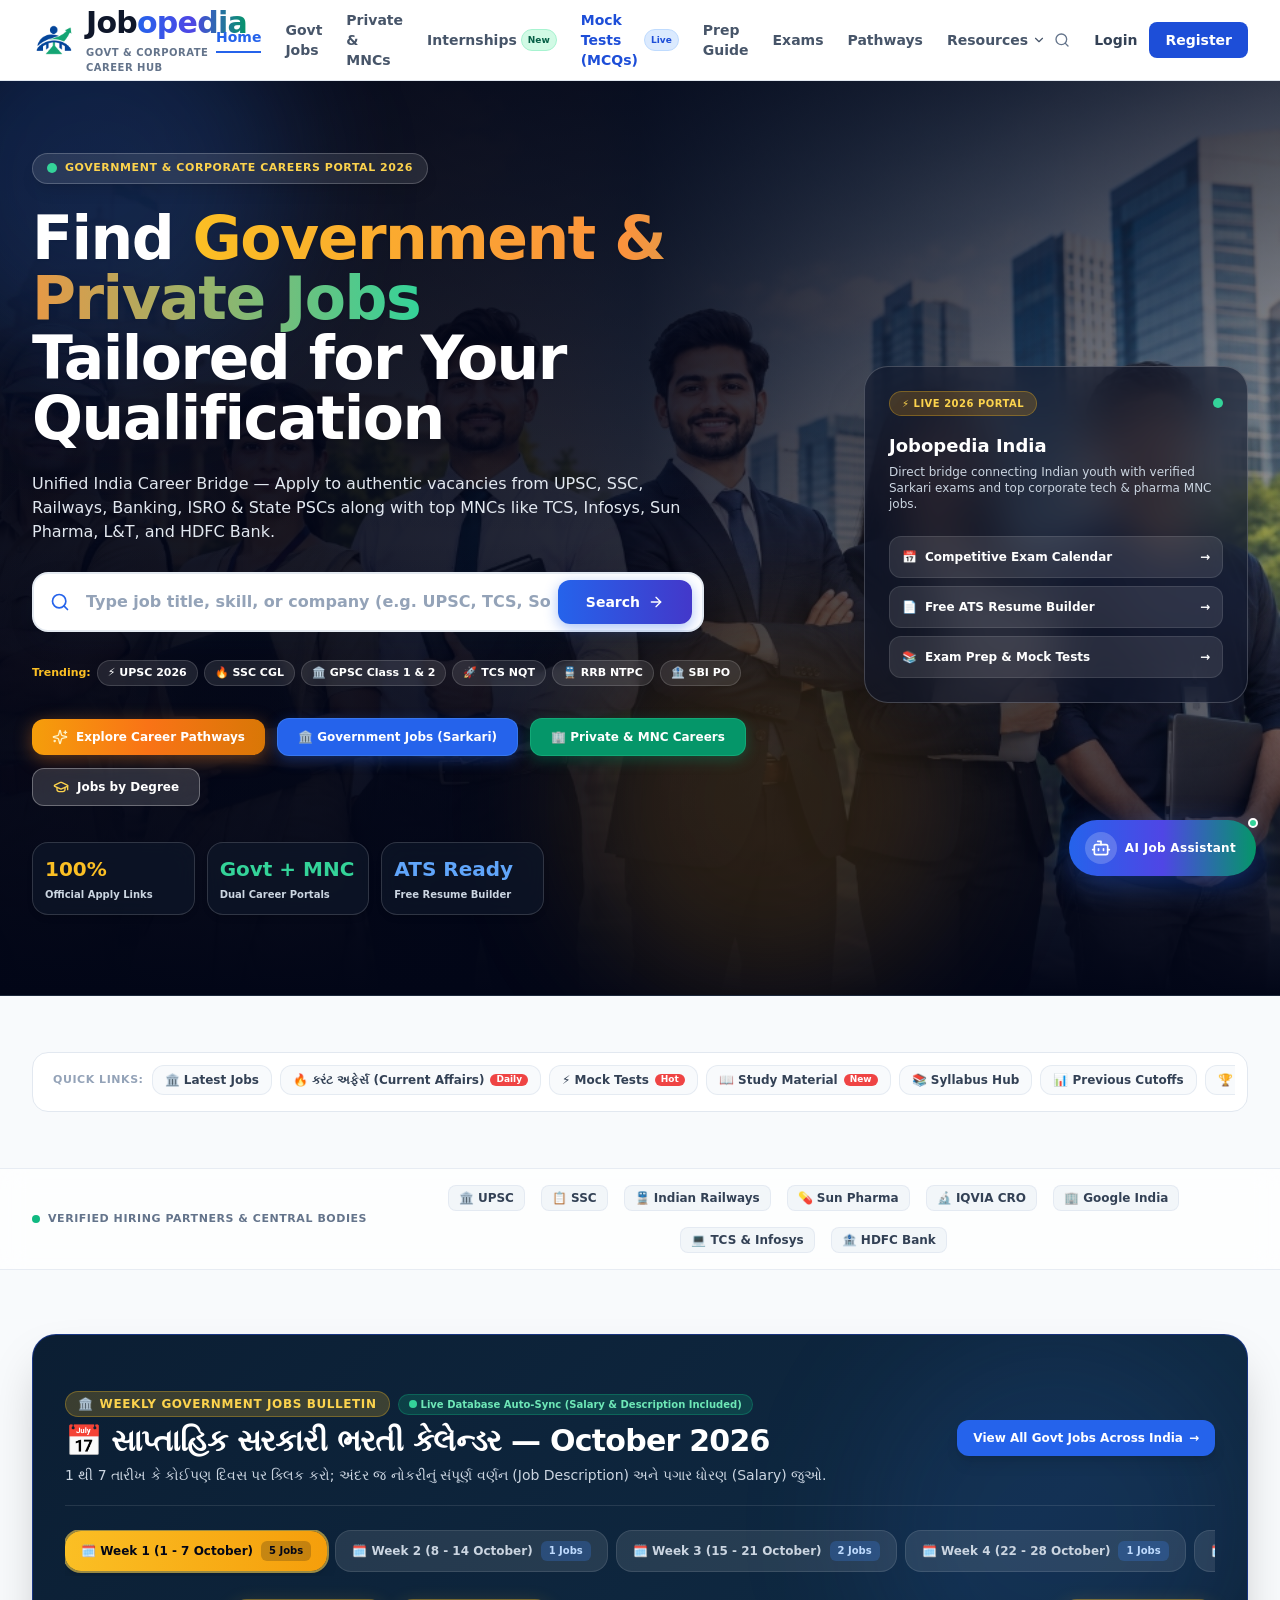
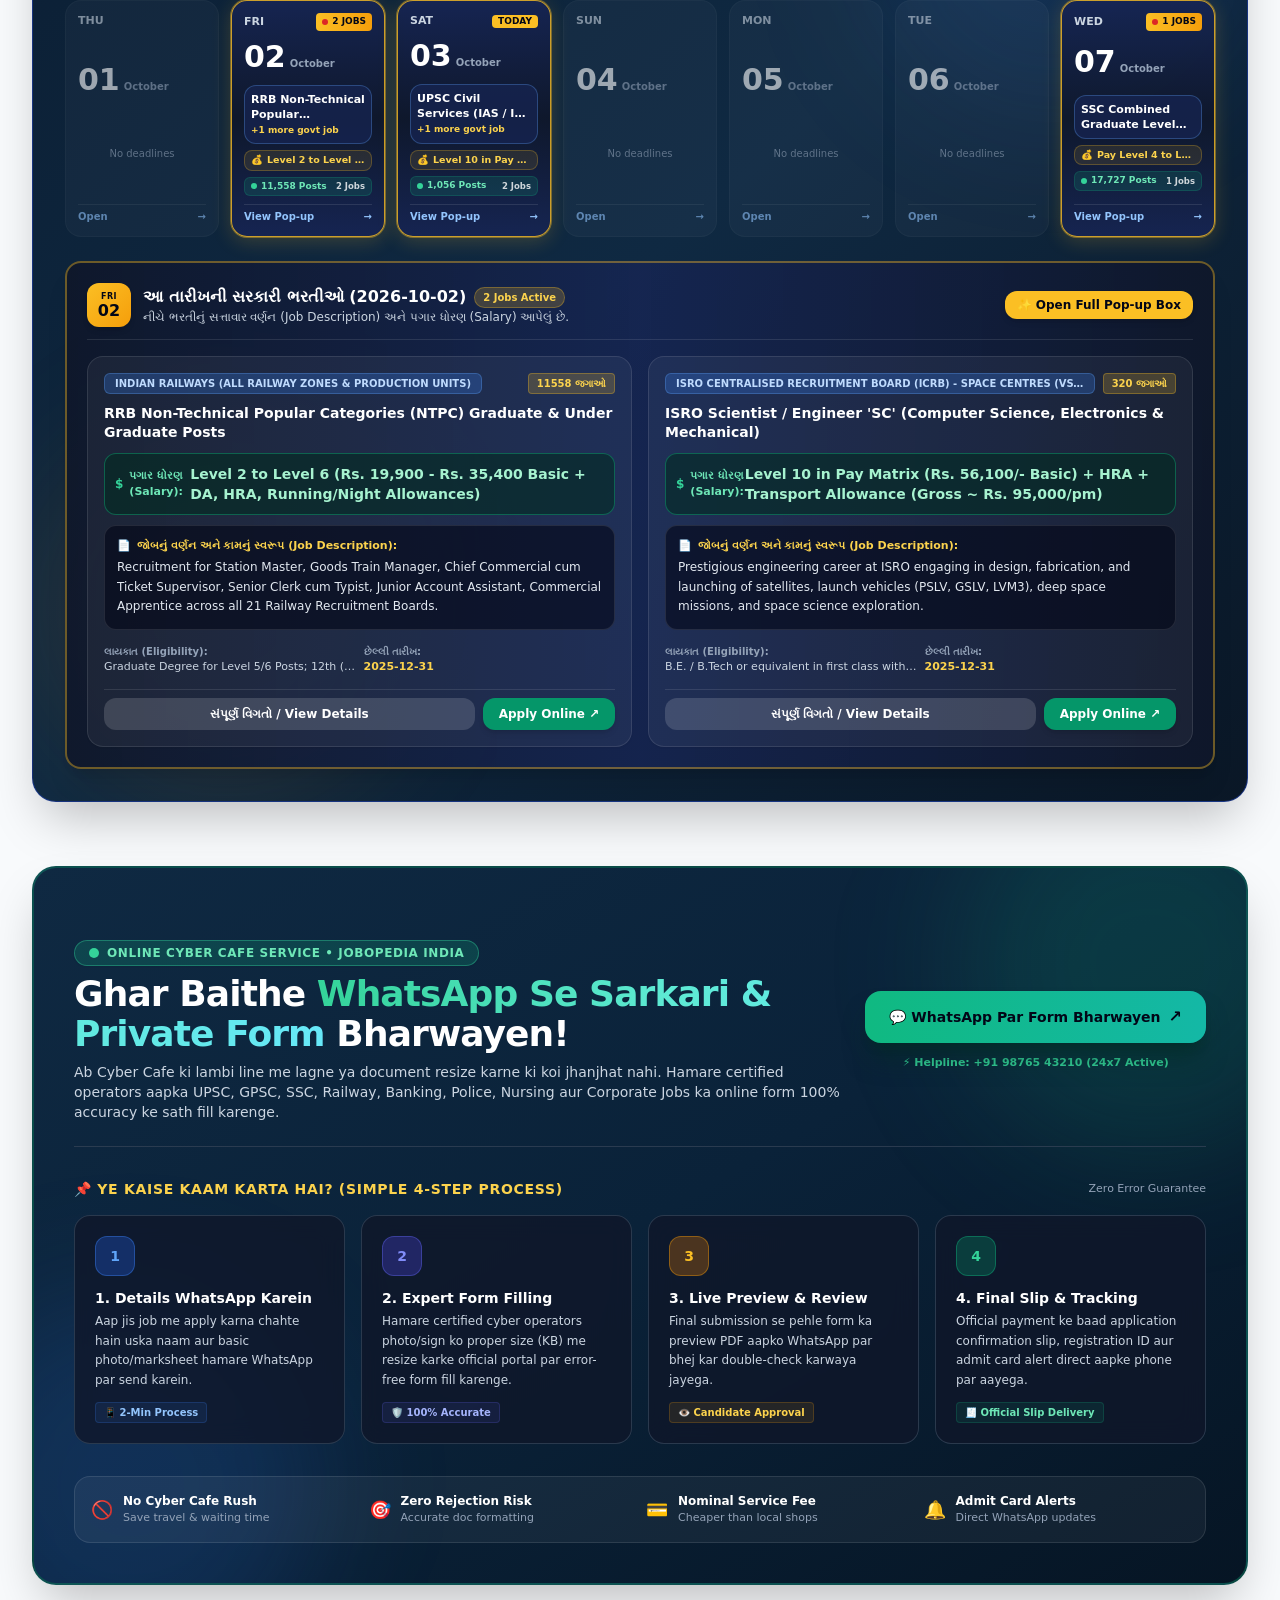
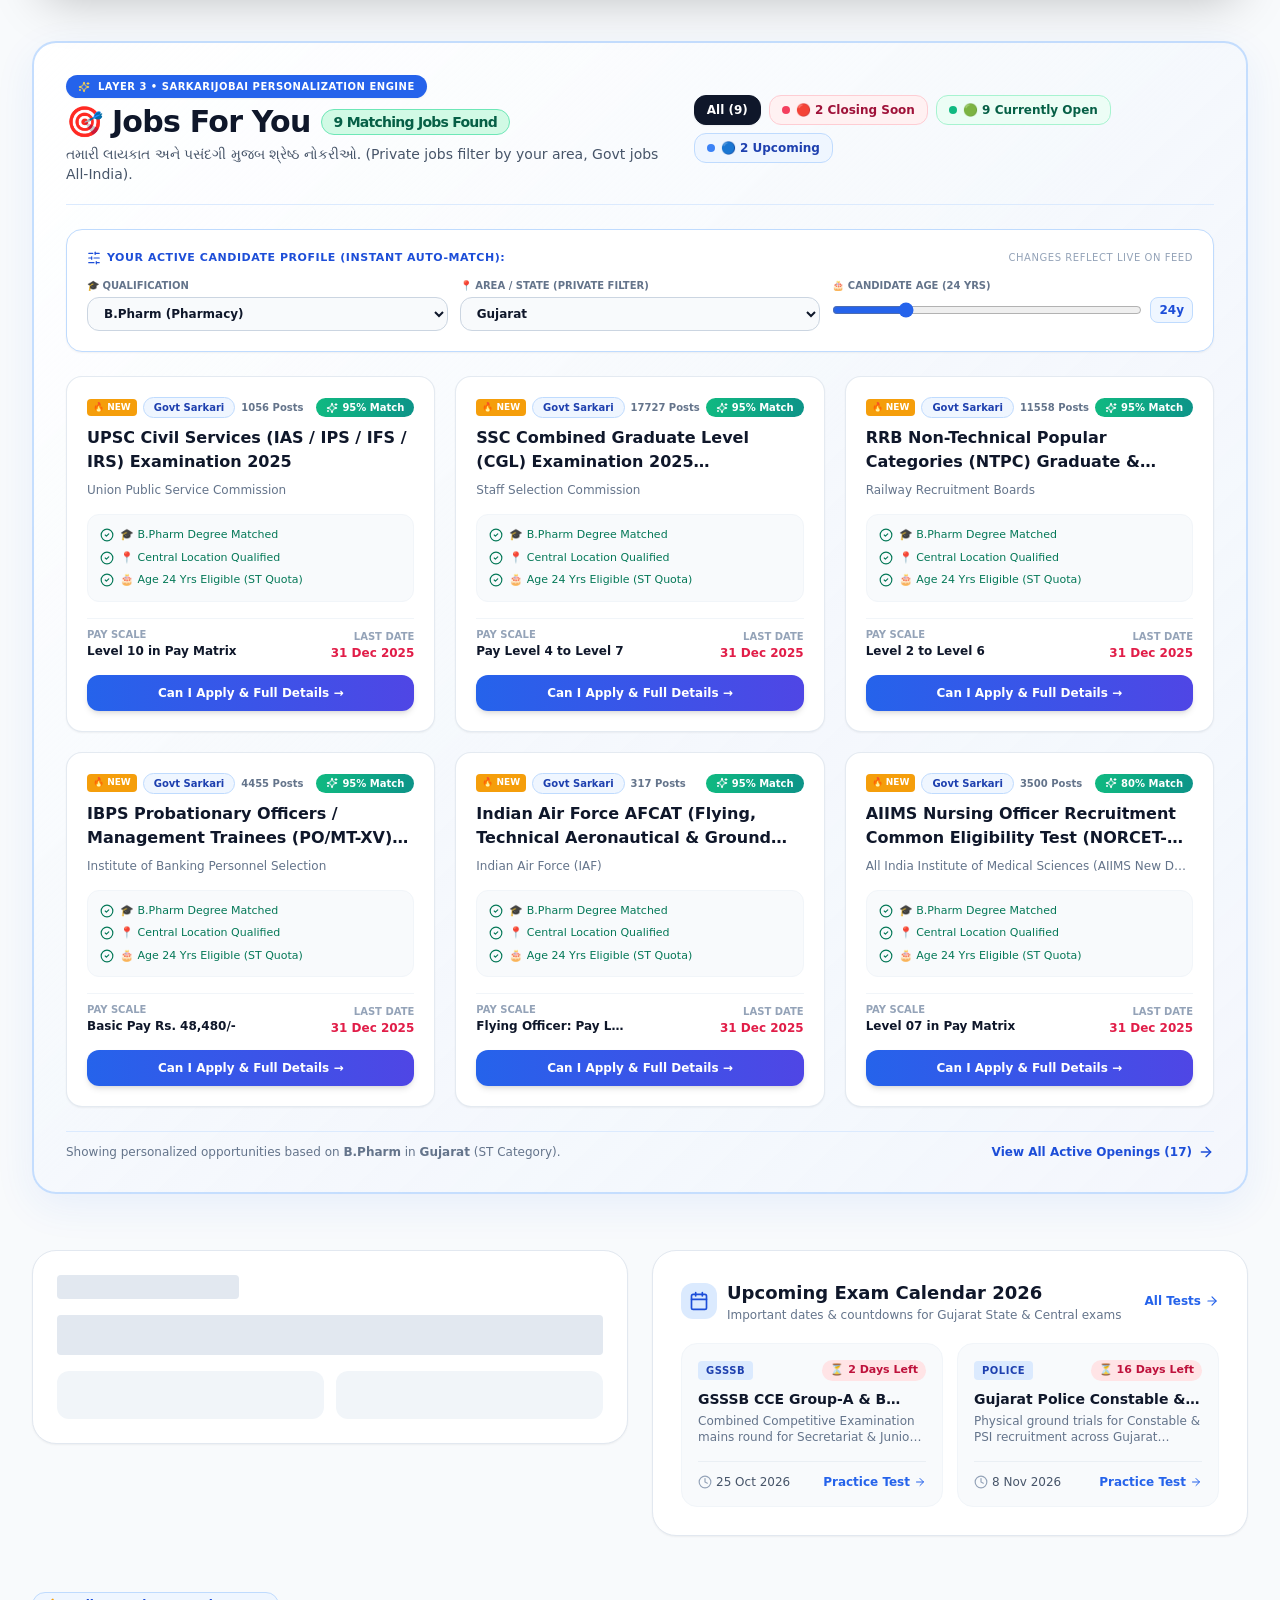
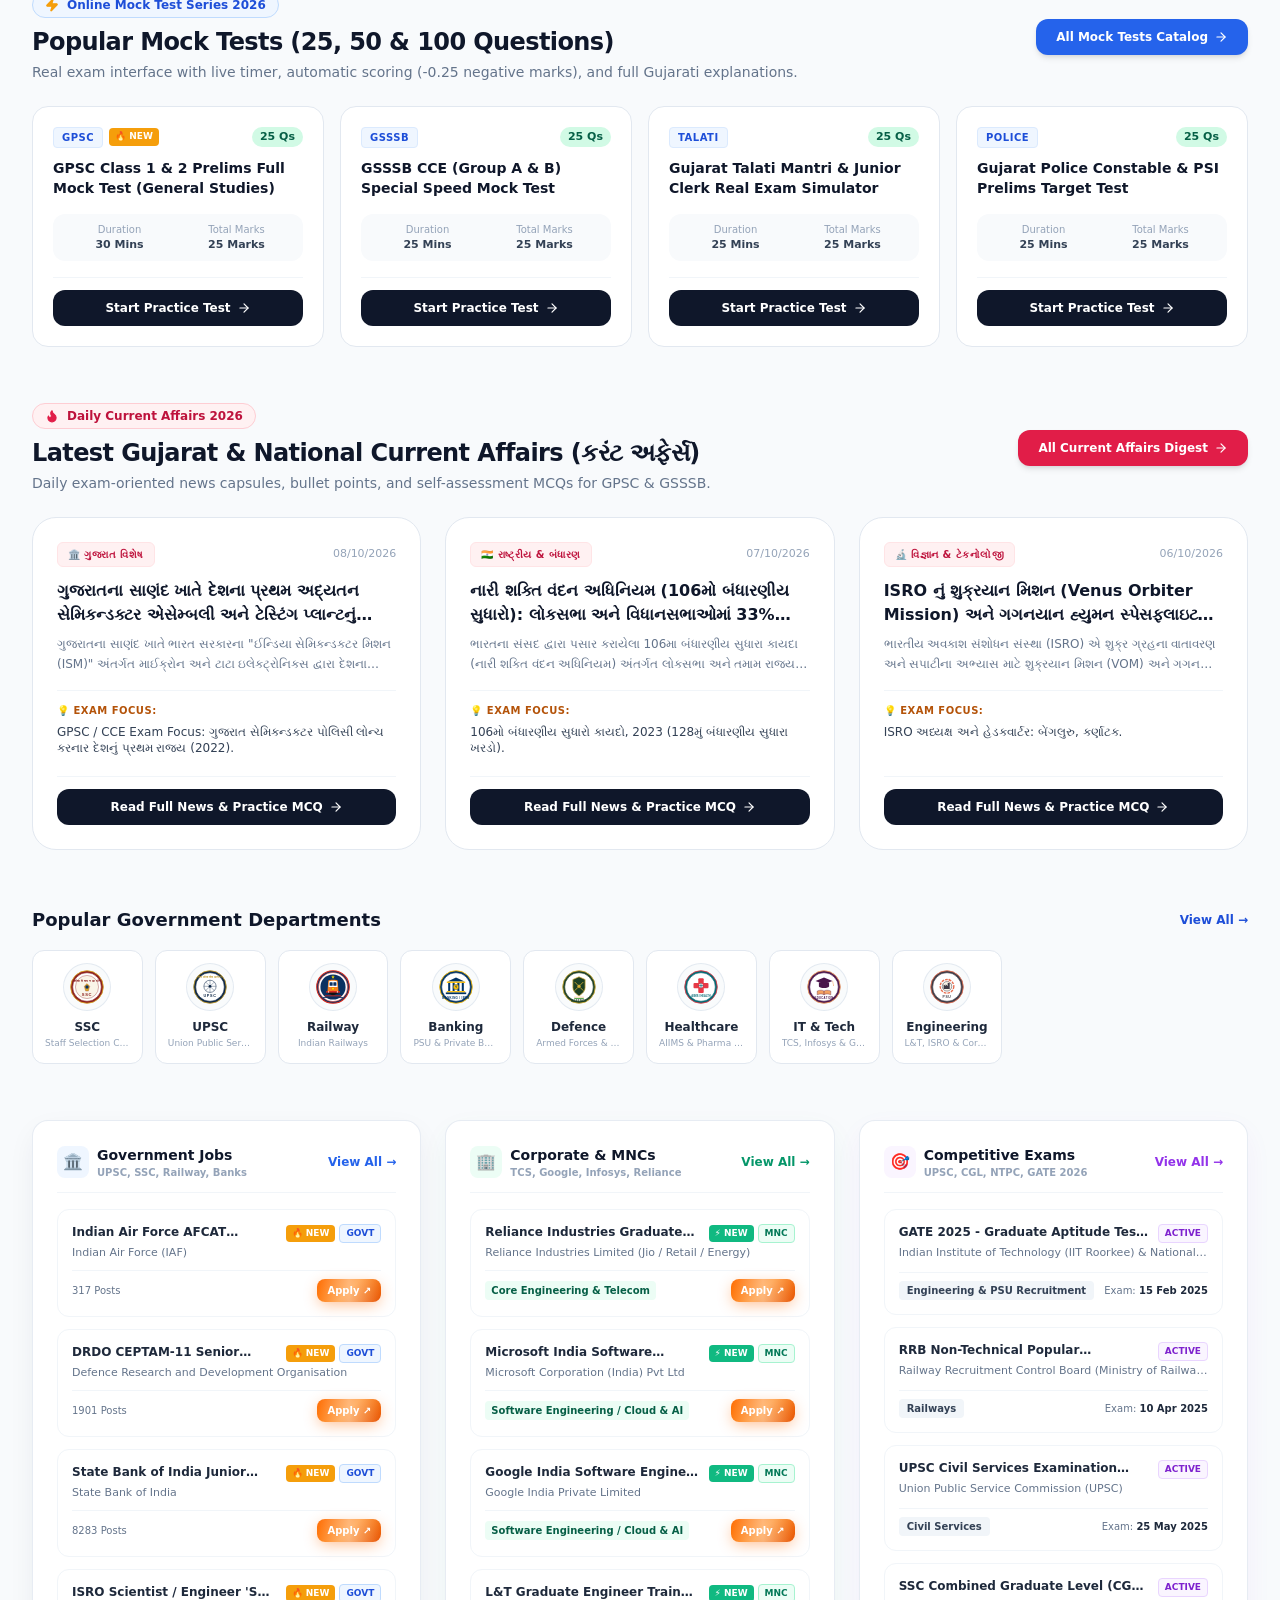
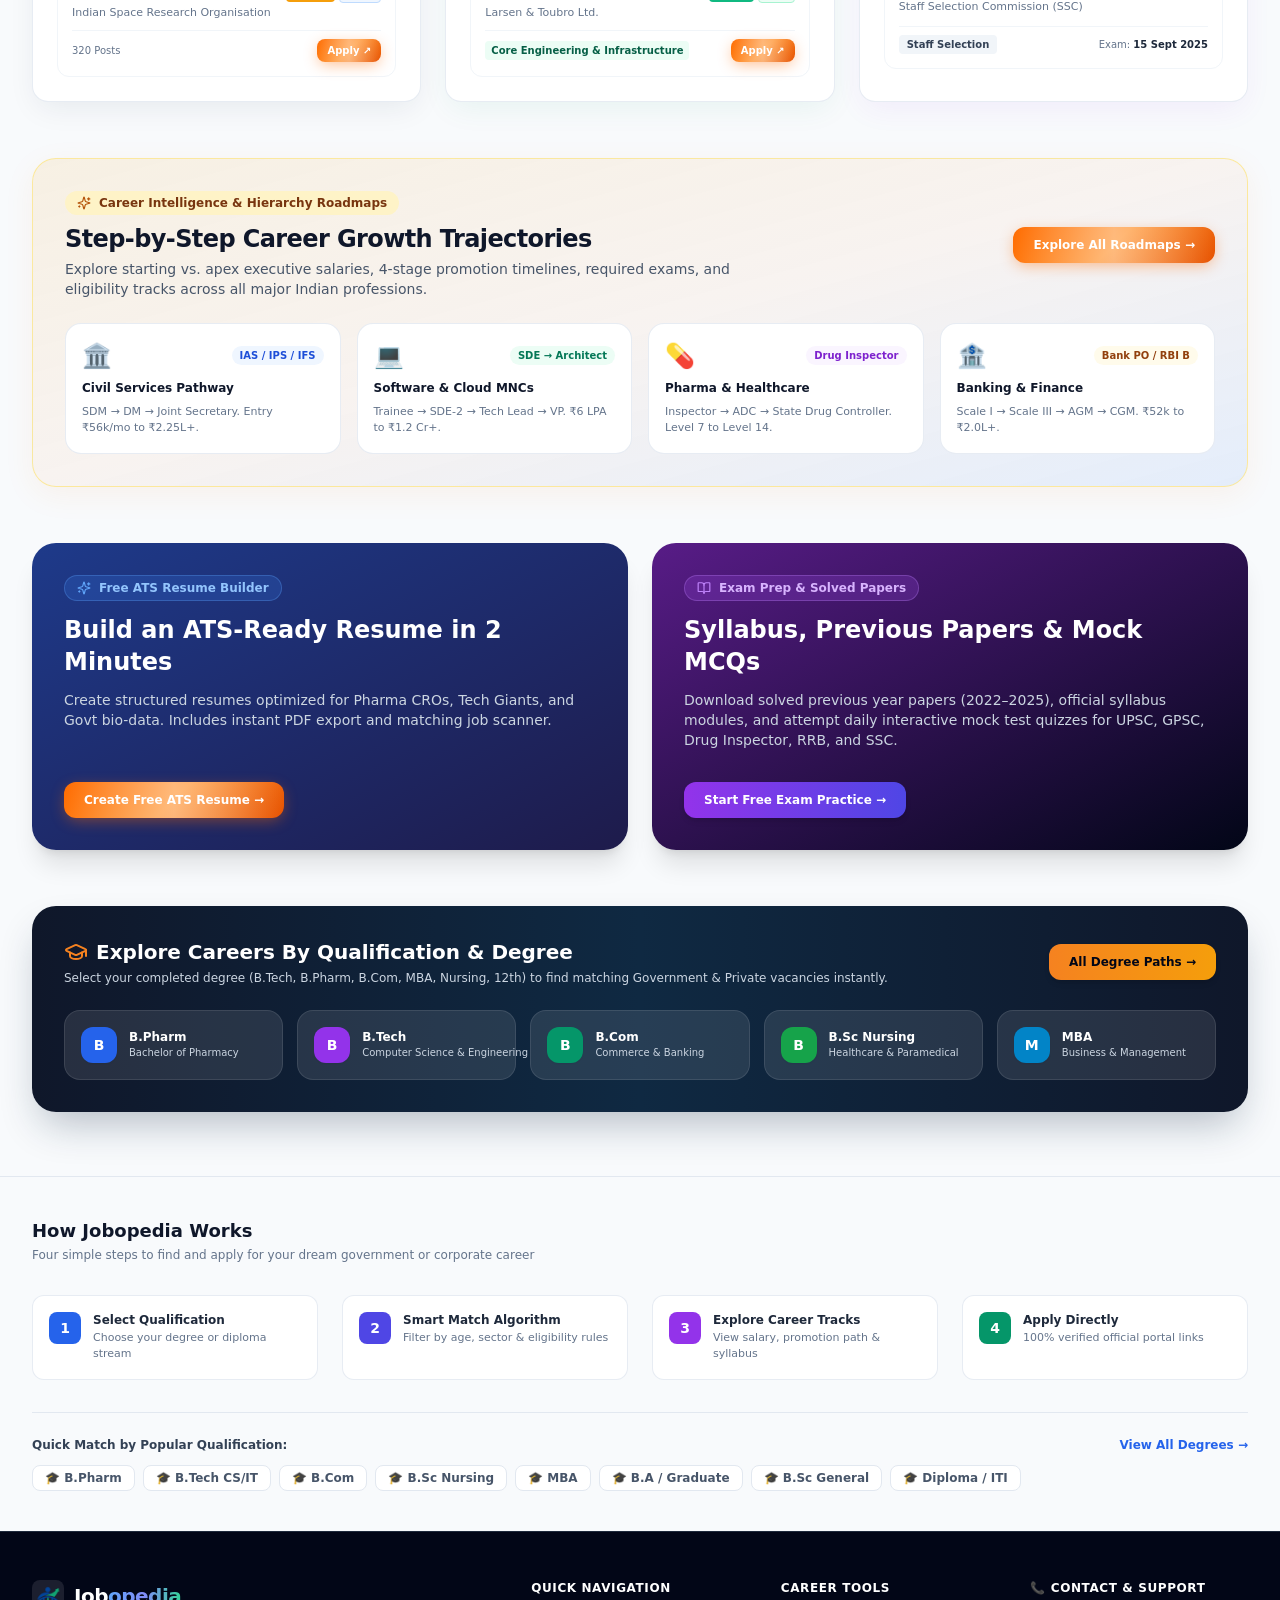
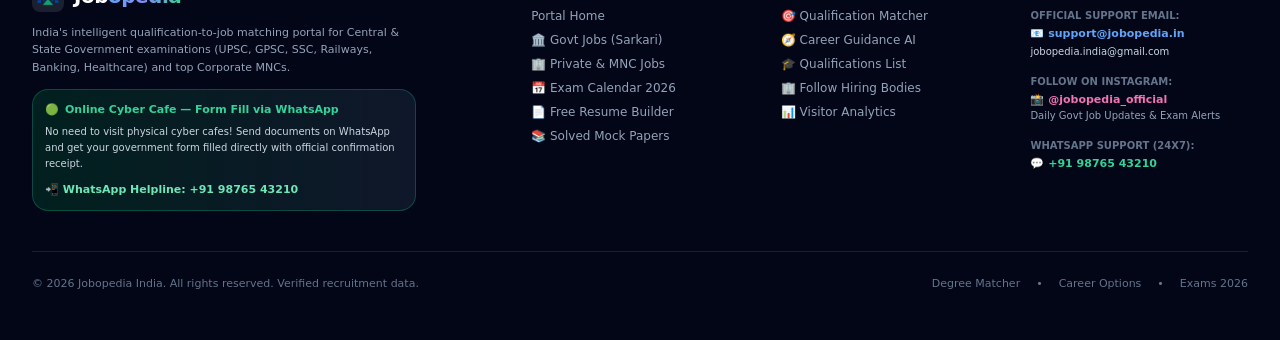
<file: index.html>
<!DOCTYPE html><html lang="en"><head><meta charSet="utf-8"/><meta name="viewport" content="width=device-width, initial-scale=1"/><link rel="preload" as="image" href="images/jobopedia-icon.png"/><link rel="preload" as="image" href="images/departments/ssc.svg"/><link rel="preload" as="image" href="images/departments/upsc.svg"/><link rel="preload" as="image" href="images/departments/railway.svg"/><link rel="preload" as="image" href="images/departments/banking.svg"/><link rel="preload" as="image" href="images/departments/defence.svg"/><link rel="preload" as="image" href="images/departments/healthcare.svg"/><link rel="preload" as="image" href="images/departments/education.svg"/><link rel="preload" as="image" href="images/departments/psu.svg"/><link rel="stylesheet" href="style.css" data-precedence="next_static/css/app/layout.css"/><title>Jobopedia — National Govt &amp; Corporate Career Hub</title><meta name="description" content="Explore 1,20,000+ verified Government (UPSC, SSC, Railway, Banks) &amp; Corporate MNC jobs (Google, Microsoft, TCS, Infosys, Reliance) tailored for your qualification and degree."/><meta name="keywords" content="Jobopedia,Government Jobs 2026,Private MNC Jobs 2026,Sarkari Naukri by Qualification,TCS NQT,Google India Careers,SSC CGL 2026,UPSC Civil Services,Railway RRB NTPC"/></head><body class="min-h-screen flex flex-col bg-slate-50 text-slate-900 antialiased selection:bg-[#F58220]/20 selection:text-[#0F2942]"><header class="sticky top-0 z-50 bg-white border-b border-slate-200 shadow-xs print:hidden"><div class="max-w-7xl mx-auto px-4 sm:px-6 lg:px-8"><div class="flex items-center justify-between h-16 sm:h-20"><a class="flex items-center space-x-2.5 group" href="/"><img src="images/jobopedia-icon.png" alt="Jobopedia Logo Icon" class="w-9 h-9 sm:w-11 sm:h-11 object-contain shrink-0 group-hover:scale-105 transition-transform"/><div class="flex flex-col"><span class="font-black text-2xl sm:text-3xl text-slate-900 tracking-tight leading-none group-hover:opacity-90 transition-opacity">Job<span class="bg-gradient-to-r from-blue-600 via-indigo-600 to-emerald-600 bg-clip-text text-transparent">opedia</span></span><span class="text-[9px] sm:text-[10px] font-extrabold text-slate-500 tracking-wider uppercase mt-1">Govt &amp; Corporate Career Hub</span></div></a><nav class="hidden md:flex items-center space-x-4 lg:space-x-6 text-sm font-bold text-slate-700"><a class="transition-colors hover:text-blue-600 text-blue-600 border-b-2 border-blue-600 pb-1" href="/">Home</a><a class="transition-colors hover:text-blue-600 text-slate-600" href="/jobs?sector=GOVERNMENT">Govt Jobs</a><a class="transition-colors hover:text-emerald-600 text-slate-600" href="/jobs?sector=PRIVATE">Private &amp; MNCs</a><a class="transition-colors hover:text-emerald-600 flex items-center space-x-1 text-slate-600" href="/internships"><span>Internships</span><span class="px-1.5 py-0.2 text-[9px] font-black bg-emerald-100 text-emerald-800 rounded-full border border-emerald-200">New</span></a><a class="transition-colors hover:text-blue-600 flex items-center space-x-1.5 text-blue-700" href="/mock-tests"><span>Mock Tests (MCQs)</span><span class="px-1.5 py-0.2 text-[9px] font-black bg-blue-100 text-blue-700 rounded-full border border-blue-200">Live</span></a><a class="transition-colors hover:text-purple-600 text-slate-600" href="/preparation">Prep Guide</a><a class="transition-colors hover:text-purple-600 text-slate-600" href="/exams">Exams</a><a class="transition-colors hover:text-amber-600 flex items-center space-x-1 text-slate-600" href="/career-options"><span>Pathways</span></a><div class="relative"><button class="flex items-center space-x-1 text-slate-600 hover:text-blue-600 transition-colors focus:outline-none"><span>Resources</span><svg xmlns="http://www.w3.org/2000/svg" width="24" height="24" viewBox="0 0 24 24" fill="none" stroke="currentColor" stroke-width="2" stroke-linecap="round" stroke-linejoin="round" class="lucide lucide-chevron-down w-3.5 h-3.5"><path d="m6 9 6 6 6-6"></path></svg></button></div></nav><div class="hidden md:flex items-center space-x-4"><a class="p-2 text-slate-500 hover:text-[#1d4ed8] hover:bg-slate-100 rounded-full transition-colors" title="Search" href="/jobs"><svg xmlns="http://www.w3.org/2000/svg" width="24" height="24" viewBox="0 0 24 24" fill="none" stroke="currentColor" stroke-width="2" stroke-linecap="round" stroke-linejoin="round" class="lucide lucide-search w-4 h-4"><circle cx="11" cy="11" r="8"></circle><path d="m21 21-4.3-4.3"></path></svg></a><div class="flex items-center space-x-3"><a class="text-sm font-semibold text-slate-700 hover:text-[#1d4ed8] transition-colors" href="/auth/login">Login</a><a class="px-4 py-2 text-sm font-semibold text-white bg-[#1d4ed8] hover:bg-[#1e40af] rounded-lg shadow-xs transition-colors" href="/auth/register">Register</a></div></div><div class="flex md:hidden items-center space-x-2"><a class="p-2 text-slate-600 hover:text-slate-900 rounded-lg relative" href="/dashboard/notifications"><svg xmlns="http://www.w3.org/2000/svg" width="24" height="24" viewBox="0 0 24 24" fill="none" stroke="currentColor" stroke-width="2" stroke-linecap="round" stroke-linejoin="round" class="lucide lucide-bell w-5 h-5"><path d="M6 8a6 6 0 0 1 12 0c0 7 3 9 3 9H3s3-2 3-9"></path><path d="M10.3 21a1.94 1.94 0 0 0 3.4 0"></path></svg></a><button class="p-2 text-slate-600 hover:text-slate-900 rounded-lg"><svg xmlns="http://www.w3.org/2000/svg" width="24" height="24" viewBox="0 0 24 24" fill="none" stroke="currentColor" stroke-width="2" stroke-linecap="round" stroke-linejoin="round" class="lucide lucide-menu w-6 h-6"><line x1="4" x2="20" y1="12" y2="12"></line><line x1="4" x2="20" y1="6" y2="6"></line><line x1="4" x2="20" y1="18" y2="18"></line></svg></button></div></div></div></header><main class="flex-1"><div class="space-y-10 sm:space-y-14 pb-16"><section class="relative min-h-[580px] sm:min-h-[620px] flex items-center pt-8 sm:pt-12 pb-14 sm:pb-18 border-b border-slate-800 overflow-hidden bg-slate-950"><div class="absolute inset-0 bg-cover bg-center sm:bg-right bg-no-repeat z-0 transition-all duration-700 transform scale-100" style="background-image:url(&#x27;/images/hero-main.png&#x27;)"></div><div class="absolute inset-0 bg-gradient-to-r from-slate-950/95 via-slate-950/85 to-slate-900/30 z-0"></div><div class="absolute inset-0 bg-gradient-to-t from-slate-950 via-transparent to-slate-950/70 z-0"></div><div class="absolute -top-24 -left-24 w-96 h-96 bg-blue-500/20 rounded-full blur-3xl pointer-events-none z-0"></div><div class="absolute bottom-0 right-1/4 w-96 h-96 bg-amber-500/15 rounded-full blur-3xl pointer-events-none z-0"></div><div class="max-w-7xl mx-auto px-4 sm:px-6 lg:px-8 relative z-10 w-full py-6"><div class="grid grid-cols-1 lg:grid-cols-12 gap-8 items-center"><div class="lg:col-span-8 space-y-6"><div class="inline-flex items-center space-x-2 bg-white/10 backdrop-blur-md px-3.5 py-1.5 rounded-full border border-white/20 shadow-lg"><span class="w-2.5 h-2.5 rounded-full bg-emerald-400 animate-ping"></span><span class="text-[11px] font-black uppercase tracking-wider text-amber-300">Government &amp; Corporate Careers Portal 2026</span></div><h1 class="text-3xl sm:text-5xl lg:text-6xl font-black text-white tracking-tight leading-[1.12] drop-shadow-sm">Find <span class="bg-gradient-to-r from-amber-400 via-orange-400 to-emerald-400 bg-clip-text text-transparent">Government &amp; Private Jobs</span><br/>Tailored for Your Qualification</h1><p class="text-sm sm:text-base text-slate-200 leading-relaxed max-w-2xl font-medium drop-shadow-xs">Unified India Career Bridge — Apply to authentic vacancies from UPSC, SSC, Railways, Banking, ISRO &amp; State PSCs along with top MNCs like TCS, Infosys, Sun Pharma, L&amp;T, and HDFC Bank.</p><div class="max-w-2xl pt-1"><div class="relative w-full "><form class="relative flex items-center bg-white rounded-2xl border-2 border-slate-200/90 shadow-[0_10px_30px_-5px_rgba(15,41,66,0.12)] hover:border-blue-500 focus-within:border-blue-600 focus-within:ring-4 focus-within:ring-blue-500/10 transition-all duration-300 transform hover:-translate-y-0.5"><div class="pl-4 pr-2 text-slate-400"><svg xmlns="http://www.w3.org/2000/svg" width="24" height="24" viewBox="0 0 24 24" fill="none" stroke="currentColor" stroke-width="2" stroke-linecap="round" stroke-linejoin="round" class="lucide lucide-search w-5 h-5 text-blue-600 animate-pulse"><circle cx="11" cy="11" r="8"></circle><path d="m21 21-4.3-4.3"></path></svg></div><input type="text" placeholder="Type job title, skill, or company (e.g. UPSC, TCS, Software Engineer, B.Tech)..." class="w-full py-3.5 sm:py-4 px-2 text-sm sm:text-base font-semibold text-slate-800 placeholder-slate-400 bg-transparent outline-none" value=""/><div class="pr-2.5 py-1.5 shrink-0"><button type="submit" class="px-5 sm:px-7 py-2.5 sm:py-3 bg-gradient-to-r from-blue-600 to-indigo-700 hover:from-blue-700 hover:to-indigo-800 text-white text-xs sm:text-sm font-black rounded-xl shadow-[0_4px_14px_rgba(37,99,235,0.4)] hover:shadow-[0_6px_20px_rgba(37,99,235,0.6)] transform active:scale-95 transition-all duration-200 flex items-center space-x-2"><span>Search</span><svg xmlns="http://www.w3.org/2000/svg" width="24" height="24" viewBox="0 0 24 24" fill="none" stroke="currentColor" stroke-width="2" stroke-linecap="round" stroke-linejoin="round" class="lucide lucide-arrow-right w-4 h-4"><path d="M5 12h14"></path><path d="m12 5 7 7-7 7"></path></svg></button></div></form></div></div><div class="flex flex-wrap items-center gap-1.5 pt-1 text-[11px] text-slate-300 font-medium"><span class="font-bold text-amber-400">Trending:</span><a class="px-2.5 py-1 bg-white/10 hover:bg-blue-600/60 text-white rounded-full font-bold border border-white/15 backdrop-blur-sm transition-all" href="/jobs?q=UPSC">⚡ UPSC 2026</a><a class="px-2.5 py-1 bg-white/10 hover:bg-indigo-600/60 text-white rounded-full font-bold border border-white/15 backdrop-blur-sm transition-all" href="/jobs?q=SSC">🔥 SSC CGL</a><a class="px-2.5 py-1 bg-white/10 hover:bg-amber-600/60 text-white rounded-full font-bold border border-white/15 backdrop-blur-sm transition-all" href="/jobs?q=GPSC">🏛️ GPSC Class 1 &amp; 2</a><a class="px-2.5 py-1 bg-white/10 hover:bg-emerald-600/60 text-white rounded-full font-bold border border-white/15 backdrop-blur-sm transition-all" href="/jobs?q=TCS">🚀 TCS NQT</a><a class="px-2.5 py-1 bg-white/10 hover:bg-rose-600/60 text-white rounded-full font-bold border border-white/15 backdrop-blur-sm transition-all" href="/jobs?q=Railway">🚆 RRB NTPC</a><a class="px-2.5 py-1 bg-white/10 hover:bg-purple-600/60 text-white rounded-full font-bold border border-white/15 backdrop-blur-sm transition-all" href="/jobs?q=Bank">🏦 SBI PO</a></div><div class="flex flex-wrap items-center gap-3 pt-2"><a class="inline-flex items-center space-x-2 px-4 sm:px-5 py-2.5 bg-gradient-to-r from-amber-500 via-orange-500 to-amber-600 hover:from-amber-600 hover:to-orange-700 text-white rounded-xl text-xs font-black shadow-[0_4px_18px_rgba(245,130,32,0.4)] transform hover:-translate-y-0.5 transition-all" href="/career-options"><svg xmlns="http://www.w3.org/2000/svg" width="24" height="24" viewBox="0 0 24 24" fill="none" stroke="currentColor" stroke-width="2" stroke-linecap="round" stroke-linejoin="round" class="lucide lucide-sparkles w-4 h-4 text-amber-100"><path d="M9.937 15.5A2 2 0 0 0 8.5 14.063l-6.135-1.582a.5.5 0 0 1 0-.962L8.5 9.936A2 2 0 0 0 9.937 8.5l1.582-6.135a.5.5 0 0 1 .963 0L14.063 8.5A2 2 0 0 0 15.5 9.937l6.135 1.581a.5.5 0 0 1 0 .964L15.5 14.063a2 2 0 0 0-1.437 1.437l-1.582 6.135a.5.5 0 0 1-.963 0z"></path><path d="M20 3v4"></path><path d="M22 5h-4"></path><path d="M4 17v2"></path><path d="M5 18H3"></path></svg><span>Explore Career Pathways</span></a><a class="inline-flex items-center space-x-2 px-4 sm:px-5 py-2.5 bg-blue-600 hover:bg-blue-700 text-white rounded-xl text-xs font-bold shadow-[0_4px_14px_rgba(37,99,235,0.35)] transform hover:-translate-y-0.5 transition-all border border-blue-400/30" href="/jobs?sector=GOVERNMENT"><span>🏛️ Government Jobs (Sarkari)</span></a><a class="inline-flex items-center space-x-2 px-4 sm:px-5 py-2.5 bg-emerald-600 hover:bg-emerald-700 text-white rounded-xl text-xs font-bold shadow-[0_4px_14px_rgba(5,150,105,0.35)] transform hover:-translate-y-0.5 transition-all border border-emerald-400/30" href="/jobs?sector=PRIVATE"><span>🏢 Private &amp; MNC Careers</span></a><a class="inline-flex items-center space-x-2 px-4 sm:px-5 py-2.5 bg-white/15 hover:bg-white/25 text-white border border-white/30 rounded-xl text-xs font-bold backdrop-blur-md transition-colors" href="/find-jobs"><svg xmlns="http://www.w3.org/2000/svg" width="24" height="24" viewBox="0 0 24 24" fill="none" stroke="currentColor" stroke-width="2" stroke-linecap="round" stroke-linejoin="round" class="lucide lucide-graduation-cap w-4 h-4 text-amber-300"><path d="M21.42 10.922a1 1 0 0 0-.019-1.838L12.83 5.18a2 2 0 0 0-1.66 0L2.6 9.08a1 1 0 0 0 0 1.832l8.57 3.908a2 2 0 0 0 1.66 0z"></path><path d="M22 10v6"></path><path d="M6 12.5V16a6 3 0 0 0 12 0v-3.5"></path></svg><span>Jobs by Degree</span></a></div><div class="grid grid-cols-3 gap-3 pt-3 max-w-lg"><div class="bg-slate-900/70 backdrop-blur-md p-3 rounded-2xl border border-white/15 shadow-md text-left"><div class="text-base sm:text-xl font-black text-amber-400 leading-none">100%</div><div class="text-[10px] text-slate-300 font-bold mt-1">Official Apply Links</div></div><div class="bg-slate-900/70 backdrop-blur-md p-3 rounded-2xl border border-white/15 shadow-md text-left"><div class="text-base sm:text-xl font-black text-emerald-400 leading-none">Govt + MNC</div><div class="text-[10px] text-slate-300 font-bold mt-1">Dual Career Portals</div></div><div class="bg-slate-900/70 backdrop-blur-md p-3 rounded-2xl border border-white/15 shadow-md text-left"><div class="text-base sm:text-xl font-black text-blue-400 leading-none">ATS Ready</div><div class="text-[10px] text-slate-300 font-bold mt-1">Free Resume Builder</div></div></div></div><div class="lg:col-span-4 relative self-center"><div class="bg-slate-900/60 backdrop-blur-xl rounded-3xl p-6 border border-white/20 shadow-2xl space-y-4 text-white"><div class="flex items-center justify-between"><span class="text-[10px] font-black uppercase tracking-wider bg-amber-500/20 text-amber-300 border border-amber-400/30 px-3 py-1 rounded-full">⚡ Live 2026 Portal</span><span class="w-2.5 h-2.5 rounded-full bg-emerald-400 animate-ping"></span></div><div><h3 class="text-lg font-black text-white">Jobopedia India</h3><p class="text-xs text-slate-300 mt-1">Direct bridge connecting Indian youth with verified Sarkari exams and top corporate tech &amp; pharma MNC jobs.</p></div><div class="space-y-2 pt-2 text-xs"><a class="flex items-center justify-between p-3 rounded-xl bg-white/10 hover:bg-blue-600/50 border border-white/10 transition-colors font-bold" href="/dashboard"><span class="flex items-center space-x-2"><span>📅</span><span>Competitive Exam Calendar</span></span><span>→</span></a><a class="flex items-center justify-between p-3 rounded-xl bg-white/10 hover:bg-purple-600/50 border border-white/10 transition-colors font-bold" href="/resume-builder"><span class="flex items-center space-x-2"><span>📄</span><span>Free ATS Resume Builder</span></span><span>→</span></a><a class="flex items-center justify-between p-3 rounded-xl bg-white/10 hover:bg-emerald-600/50 border border-white/10 transition-colors font-bold" href="/preparation"><span class="flex items-center space-x-2"><span>📚</span><span>Exam Prep &amp; Mock Tests</span></span><span>→</span></a></div></div></div></div></div></section><div class="max-w-7xl mx-auto px-4 sm:px-6 lg:px-8"><div class="bg-white rounded-2xl border border-slate-200 p-3 shadow-xs"><div class="flex items-center gap-2 overflow-x-auto pb-1 scrollbar-none"><span class="text-[11px] font-black uppercase tracking-wider text-slate-400 pl-2 shrink-0">Quick Links:</span><a class="px-3 py-1.5 rounded-xl bg-slate-50 border border-slate-200/80 text-slate-700 text-xs font-bold transition flex items-center gap-1.5 shrink-0 hover:border-blue-500 hover:text-blue-600" href="/jobs?sector=GOVERNMENT"><span>🏛️ Latest Jobs</span></a><a class="px-3 py-1.5 rounded-xl bg-slate-50 border border-slate-200/80 text-slate-700 text-xs font-bold transition flex items-center gap-1.5 shrink-0 hover:border-rose-500 hover:text-rose-600" href="/current-affairs"><span>🔥 કરંટ અફેર્સ (Current Affairs)</span><span class="text-[9px] font-black px-1.5 py-0.2 rounded-full bg-red-500 text-white leading-tight">Daily</span></a><a class="px-3 py-1.5 rounded-xl bg-slate-50 border border-slate-200/80 text-slate-700 text-xs font-bold transition flex items-center gap-1.5 shrink-0 hover:border-indigo-500 hover:text-indigo-600" href="/mock-tests"><span>⚡ Mock Tests</span><span class="text-[9px] font-black px-1.5 py-0.2 rounded-full bg-red-500 text-white leading-tight">Hot</span></a><a class="px-3 py-1.5 rounded-xl bg-slate-50 border border-slate-200/80 text-slate-700 text-xs font-bold transition flex items-center gap-1.5 shrink-0 hover:border-emerald-500 hover:text-emerald-600" href="/study-material"><span>📖 Study Material</span><span class="text-[9px] font-black px-1.5 py-0.2 rounded-full bg-red-500 text-white leading-tight">New</span></a><a class="px-3 py-1.5 rounded-xl bg-slate-50 border border-slate-200/80 text-slate-700 text-xs font-bold transition flex items-center gap-1.5 shrink-0 hover:border-amber-500 hover:text-amber-600" href="/syllabus"><span>📚 Syllabus Hub</span></a><a class="px-3 py-1.5 rounded-xl bg-slate-50 border border-slate-200/80 text-slate-700 text-xs font-bold transition flex items-center gap-1.5 shrink-0 hover:border-purple-500 hover:text-purple-600" href="/cutoffs"><span>📊 Previous Cutoffs</span></a><a class="px-3 py-1.5 rounded-xl bg-slate-50 border border-slate-200/80 text-slate-700 text-xs font-bold transition flex items-center gap-1.5 shrink-0 hover:border-rose-500 hover:text-rose-600" href="/results"><span>🏆 Exam Results</span></a><a class="px-3 py-1.5 rounded-xl bg-slate-50 border border-slate-200/80 text-slate-700 text-xs font-bold transition flex items-center gap-1.5 shrink-0 hover:border-teal-500 hover:text-teal-600" href="/dashboard"><span>🎯 Student Dashboard</span></a></div></div></div><section class="border-y border-slate-200/80 bg-white/70 backdrop-blur-md py-4 shadow-2xs"><div class="max-w-7xl mx-auto px-4 sm:px-6 lg:px-8"><div class="flex flex-col md:flex-row items-center justify-between gap-3 text-center md:text-left"><div class="shrink-0 flex items-center space-x-2"><span class="w-2 h-2 rounded-full bg-emerald-500 animate-pulse"></span><span class="text-[11px] font-black uppercase tracking-wider text-slate-500">Verified Hiring Partners &amp; Central Bodies</span></div><div class="flex flex-wrap items-center justify-center gap-2 sm:gap-4 text-xs font-bold text-slate-700"><a class="px-2.5 py-1 bg-slate-100/90 hover:bg-blue-50 hover:text-blue-700 rounded-lg border border-slate-200/80 transition-colors" href="/companies">🏛️ UPSC</a><a class="px-2.5 py-1 bg-slate-100/90 hover:bg-blue-50 hover:text-blue-700 rounded-lg border border-slate-200/80 transition-colors" href="/companies">📋 SSC</a><a class="px-2.5 py-1 bg-slate-100/90 hover:bg-blue-50 hover:text-blue-700 rounded-lg border border-slate-200/80 transition-colors" href="/companies">🚆 Indian Railways</a><a class="px-2.5 py-1 bg-slate-100/90 hover:bg-blue-50 hover:text-blue-700 rounded-lg border border-slate-200/80 transition-colors" href="/companies">💊 Sun Pharma</a><a class="px-2.5 py-1 bg-slate-100/90 hover:bg-blue-50 hover:text-blue-700 rounded-lg border border-slate-200/80 transition-colors" href="/companies">🔬 IQVIA CRO</a><a class="px-2.5 py-1 bg-slate-100/90 hover:bg-blue-50 hover:text-blue-700 rounded-lg border border-slate-200/80 transition-colors" href="/companies">🏢 Google India</a><a class="px-2.5 py-1 bg-slate-100/90 hover:bg-blue-50 hover:text-blue-700 rounded-lg border border-slate-200/80 transition-colors" href="/companies">💻 TCS &amp; Infosys</a><a class="px-2.5 py-1 bg-slate-100/90 hover:bg-blue-50 hover:text-blue-700 rounded-lg border border-slate-200/80 transition-colors" href="/companies">🏦 HDFC Bank</a></div></div></div></section>
    <section class="max-w-7xl mx-auto px-4 sm:px-6 lg:px-8 py-2">
      <div class="bg-gradient-to-br from-[#0B1E33] via-[#0F2942] to-[#0A1726] rounded-3xl p-5 sm:p-8 text-white shadow-2xl border border-blue-800/60 relative overflow-hidden space-y-6">
        <div class="absolute top-0 right-0 w-96 h-96 bg-blue-500/10 rounded-full blur-3xl pointer-events-none"></div>
        <div class="absolute bottom-0 left-0 w-96 h-96 bg-amber-500/10 rounded-full blur-3xl pointer-events-none"></div>

        <div class="flex flex-col md:flex-row md:items-center justify-between gap-4 relative z-10 border-b border-white/10 pb-5">
          <div class="space-y-1.5">
            <div class="flex flex-wrap items-center gap-2">
              <span class="inline-flex items-center space-x-1.5 px-3 py-1 rounded-full bg-amber-400/20 text-amber-300 border border-amber-400/30 text-xs font-black uppercase tracking-wider">
                <span>🏛️</span>
                <span>Weekly Government Jobs Bulletin</span>
              </span>
              <span class="inline-flex items-center space-x-1 px-2.5 py-0.5 rounded-full bg-emerald-500/20 text-emerald-300 text-[10px] font-bold border border-emerald-500/30">
                <span class="w-2 h-2 rounded-full bg-emerald-400 animate-pulse"></span>
                <span>Live Database Auto-Sync (Salary &amp; Description Included)</span>
              </span>
            </div>

            <h2 class="text-xl sm:text-2xl lg:text-3xl font-black text-white tracking-tight">
              📅 સાપ્તાહિક સરકારી ભરતી કેલેન્ડર — October 2026
            </h2>
            <p class="text-xs sm:text-sm text-slate-300 font-medium">
              1 થી 7 તારીખ કે કોઈપણ દિવસ પર ક્લિક કરો; અંદર જ નોકરીનું સંપૂર્ણ વર્ણન (Job Description) અને પગાર ધોરણ (Salary) જુઓ.
            </p>
          </div>

          <div class="flex items-center space-x-2 shrink-0">
            <a
              href="#jobs"
              class="px-4 py-2.5 bg-blue-600 hover:bg-blue-500 text-white rounded-xl text-xs font-bold transition flex items-center space-x-1.5 shadow-lg hover:shadow-blue-500/25 cursor-pointer"
            >
              <span>View All Govt Jobs Across India</span>
              <span>→</span>
            </a>
          </div>
        </div>

        <!-- Week Switcher Tabs -->
        <div class="flex items-center gap-2 overflow-x-auto pb-1 scrollbar-none relative z-10">
          
            <button
              type="button"
              onclick="switchCalendarWeek(0)"
              id="week-tab-0"
              class="px-4 py-2.5 rounded-2xl text-xs font-black transition-all flex items-center space-x-2 whitespace-nowrap shrink-0 cursor-pointer bg-gradient-to-r from-amber-400 to-amber-500 text-slate-950 shadow-lg font-extrabold ring-2 ring-amber-300/60"
            >
              <span>🗓️ Week 1 (1 - 7 October)</span>
              <span class="px-2 py-0.5 rounded-md text-[10px] font-black bg-slate-950/20 text-slate-950">
                5 Jobs
              </span>
            </button>
          
            <button
              type="button"
              onclick="switchCalendarWeek(1)"
              id="week-tab-1"
              class="px-4 py-2.5 rounded-2xl text-xs font-black transition-all flex items-center space-x-2 whitespace-nowrap shrink-0 cursor-pointer bg-white/10 text-slate-300 hover:bg-white/20 border border-white/10"
            >
              <span>🗓️ Week 2 (8 - 14 October)</span>
              <span class="px-2 py-0.5 rounded-md text-[10px] font-black bg-blue-500/25 text-blue-200">
                1 Jobs
              </span>
            </button>
          
            <button
              type="button"
              onclick="switchCalendarWeek(2)"
              id="week-tab-2"
              class="px-4 py-2.5 rounded-2xl text-xs font-black transition-all flex items-center space-x-2 whitespace-nowrap shrink-0 cursor-pointer bg-white/10 text-slate-300 hover:bg-white/20 border border-white/10"
            >
              <span>🗓️ Week 3 (15 - 21 October)</span>
              <span class="px-2 py-0.5 rounded-md text-[10px] font-black bg-blue-500/25 text-blue-200">
                2 Jobs
              </span>
            </button>
          
            <button
              type="button"
              onclick="switchCalendarWeek(3)"
              id="week-tab-3"
              class="px-4 py-2.5 rounded-2xl text-xs font-black transition-all flex items-center space-x-2 whitespace-nowrap shrink-0 cursor-pointer bg-white/10 text-slate-300 hover:bg-white/20 border border-white/10"
            >
              <span>🗓️ Week 4 (22 - 28 October)</span>
              <span class="px-2 py-0.5 rounded-md text-[10px] font-black bg-blue-500/25 text-blue-200">
                1 Jobs
              </span>
            </button>
          
            <button
              type="button"
              onclick="switchCalendarWeek(4)"
              id="week-tab-4"
              class="px-4 py-2.5 rounded-2xl text-xs font-black transition-all flex items-center space-x-2 whitespace-nowrap shrink-0 cursor-pointer bg-white/10 text-slate-300 hover:bg-white/20 border border-white/10"
            >
              <span>🗓️ Week 5 (29 - 31 October)</span>
              <span class="px-2 py-0.5 rounded-md text-[10px] font-black bg-blue-500/25 text-blue-200">
                0 Jobs
              </span>
            </button>
          
        </div>

        <!-- 7 Day Cards Grid -->
        <div class="grid grid-cols-2 sm:grid-cols-4 lg:grid-cols-7 gap-3 relative z-10" id="calendarDaysGrid">
          
      <div
        onclick="selectCalendarDay(1)"
        id="cal-card-1"
        class="rounded-2xl p-3 border transition-all cursor-pointer flex flex-col justify-between space-y-2 group relative bg-white/5 border-white/5 opacity-60 hover:opacity-100"
      >
        <div class="flex items-center justify-between">
          <span class="text-[11px] font-extrabold uppercase text-slate-300 group-hover:text-white">
            Thu
          </span>
          
        </div>

        <div class="flex items-baseline space-x-1">
          <span class="text-2xl sm:text-3xl font-black text-white group-hover:text-amber-300 transition-colors">
            01
          </span>
          <span class="text-[10px] text-slate-400 font-semibold">October</span>
        </div>

        <div class="space-y-1.5 pt-0.5">
          
        <div class="py-2 text-center">
          <span class="text-[10px] text-slate-400 font-medium">No deadlines</span>
        </div>
      
        </div>

        <div class="text-[10px] text-blue-300 font-semibold group-hover:underline flex items-center justify-between pt-1 border-t border-white/10">
          <span>Open</span>
          <span>→</span>
        </div>
      </div>
    
      <div
        onclick="selectCalendarDay(2)"
        id="cal-card-2"
        class="rounded-2xl p-3 border transition-all cursor-pointer flex flex-col justify-between space-y-2 group relative bg-gradient-to-b from-blue-950/90 via-slate-900/90 to-blue-950/90 border-amber-400/80 ring-1 ring-amber-400/40 shadow-[0_4px_20px_rgba(251,191,36,0.2)] hover:border-amber-300 hover:shadow-[0_0_25px_rgba(251,191,36,0.35)]"
      >
        <div class="flex items-center justify-between">
          <span class="text-[11px] font-extrabold uppercase text-slate-300 group-hover:text-white">
            Fri
          </span>
          
            <span class="text-[9px] font-black px-1.5 py-0.5 bg-gradient-to-r from-amber-400 to-amber-500 text-slate-950 rounded uppercase shadow-xs flex items-center space-x-1">
              <span class="w-1.5 h-1.5 rounded-full bg-red-600 animate-ping shrink-0"></span>
              <span>2 Jobs</span>
            </span>
          
        </div>

        <div class="flex items-baseline space-x-1">
          <span class="text-2xl sm:text-3xl font-black text-white group-hover:text-amber-300 transition-colors">
            02
          </span>
          <span class="text-[10px] text-slate-400 font-semibold">October</span>
        </div>

        <div class="space-y-1.5 pt-0.5">
          
        <div class="bg-blue-950/70 border border-blue-400/30 rounded-xl p-1.5 group-hover:border-amber-400/70 group-hover:bg-blue-900/60 transition-colors shadow-xs">
          <p class="text-[11px] font-black text-white group-hover:text-amber-300 line-clamp-2 leading-snug">
            RRB Non-Technical Popular Categories (NTPC) Graduate & Under Graduate Posts
          </p>
          <span class="text-[9px] font-bold text-amber-300 block mt-0.5">+1 more govt job</span>
        </div>
        
          <div class="text-[9.5px] font-black text-amber-300 bg-amber-400/10 px-1.5 py-0.5 rounded-lg border border-amber-400/25 truncate flex items-center space-x-1">
            <span>💰</span>
            <span class="truncate">Level 2 to Level 6 (Rs. 19,900 - Rs. 35,400 Basic + DA, HRA, Running/Night Allowances)</span>
          </div>
        
        <div class="flex items-center justify-between text-[9px] font-bold text-emerald-300 bg-emerald-500/15 px-1.5 py-0.5 rounded-md border border-emerald-500/20">
          <span class="flex items-center space-x-1 truncate">
            <span class="w-1.5 h-1.5 rounded-full bg-emerald-400 shrink-0"></span>
            <span class="truncate">11,558 Posts</span>
          </span>
          <span class="text-white/80 shrink-0 text-[8.5px]">2 Jobs</span>
        </div>
      
        </div>

        <div class="text-[10px] text-blue-300 font-semibold group-hover:underline flex items-center justify-between pt-1 border-t border-white/10">
          <span>View Pop-up</span>
          <span>→</span>
        </div>
      </div>
    
      <div
        onclick="selectCalendarDay(3)"
        id="cal-card-3"
        class="rounded-2xl p-3 border transition-all cursor-pointer flex flex-col justify-between space-y-2 group relative bg-gradient-to-b from-blue-950/90 via-slate-900/90 to-blue-950/90 border-amber-400/80 ring-1 ring-amber-400/40 shadow-[0_4px_20px_rgba(251,191,36,0.2)] hover:border-amber-300 hover:shadow-[0_0_25px_rgba(251,191,36,0.35)]"
      >
        <div class="flex items-center justify-between">
          <span class="text-[11px] font-extrabold uppercase text-slate-300 group-hover:text-white">
            Sat
          </span>
          
            <span class="text-[9px] font-black px-1.5 py-0.2 bg-amber-400 text-slate-950 rounded uppercase shadow-xs">
              Today
            </span>
          
        </div>

        <div class="flex items-baseline space-x-1">
          <span class="text-2xl sm:text-3xl font-black text-white group-hover:text-amber-300 transition-colors">
            03
          </span>
          <span class="text-[10px] text-slate-400 font-semibold">October</span>
        </div>

        <div class="space-y-1.5 pt-0.5">
          
        <div class="bg-blue-950/70 border border-blue-400/30 rounded-xl p-1.5 group-hover:border-amber-400/70 group-hover:bg-blue-900/60 transition-colors shadow-xs">
          <p class="text-[11px] font-black text-white group-hover:text-amber-300 line-clamp-2 leading-snug">
            UPSC Civil Services (IAS / IPS / IFS / IRS) Examination 2025
          </p>
          <span class="text-[9px] font-bold text-amber-300 block mt-0.5">+1 more govt job</span>
        </div>
        
          <div class="text-[9.5px] font-black text-amber-300 bg-amber-400/10 px-1.5 py-0.5 rounded-lg border border-amber-400/25 truncate flex items-center space-x-1">
            <span>💰</span>
            <span class="truncate">Level 10 in Pay Matrix (Rs. 56,100 - Rs. 2,50,000/-) + DA, HRA & Perks</span>
          </div>
        
        <div class="flex items-center justify-between text-[9px] font-bold text-emerald-300 bg-emerald-500/15 px-1.5 py-0.5 rounded-md border border-emerald-500/20">
          <span class="flex items-center space-x-1 truncate">
            <span class="w-1.5 h-1.5 rounded-full bg-emerald-400 shrink-0"></span>
            <span class="truncate">1,056 Posts</span>
          </span>
          <span class="text-white/80 shrink-0 text-[8.5px]">2 Jobs</span>
        </div>
      
        </div>

        <div class="text-[10px] text-blue-300 font-semibold group-hover:underline flex items-center justify-between pt-1 border-t border-white/10">
          <span>View Pop-up</span>
          <span>→</span>
        </div>
      </div>
    
      <div
        onclick="selectCalendarDay(4)"
        id="cal-card-4"
        class="rounded-2xl p-3 border transition-all cursor-pointer flex flex-col justify-between space-y-2 group relative bg-white/5 border-white/5 opacity-60 hover:opacity-100"
      >
        <div class="flex items-center justify-between">
          <span class="text-[11px] font-extrabold uppercase text-slate-300 group-hover:text-white">
            Sun
          </span>
          
        </div>

        <div class="flex items-baseline space-x-1">
          <span class="text-2xl sm:text-3xl font-black text-white group-hover:text-amber-300 transition-colors">
            04
          </span>
          <span class="text-[10px] text-slate-400 font-semibold">October</span>
        </div>

        <div class="space-y-1.5 pt-0.5">
          
        <div class="py-2 text-center">
          <span class="text-[10px] text-slate-400 font-medium">No deadlines</span>
        </div>
      
        </div>

        <div class="text-[10px] text-blue-300 font-semibold group-hover:underline flex items-center justify-between pt-1 border-t border-white/10">
          <span>Open</span>
          <span>→</span>
        </div>
      </div>
    
      <div
        onclick="selectCalendarDay(5)"
        id="cal-card-5"
        class="rounded-2xl p-3 border transition-all cursor-pointer flex flex-col justify-between space-y-2 group relative bg-white/5 border-white/5 opacity-60 hover:opacity-100"
      >
        <div class="flex items-center justify-between">
          <span class="text-[11px] font-extrabold uppercase text-slate-300 group-hover:text-white">
            Mon
          </span>
          
        </div>

        <div class="flex items-baseline space-x-1">
          <span class="text-2xl sm:text-3xl font-black text-white group-hover:text-amber-300 transition-colors">
            05
          </span>
          <span class="text-[10px] text-slate-400 font-semibold">October</span>
        </div>

        <div class="space-y-1.5 pt-0.5">
          
        <div class="py-2 text-center">
          <span class="text-[10px] text-slate-400 font-medium">No deadlines</span>
        </div>
      
        </div>

        <div class="text-[10px] text-blue-300 font-semibold group-hover:underline flex items-center justify-between pt-1 border-t border-white/10">
          <span>Open</span>
          <span>→</span>
        </div>
      </div>
    
      <div
        onclick="selectCalendarDay(6)"
        id="cal-card-6"
        class="rounded-2xl p-3 border transition-all cursor-pointer flex flex-col justify-between space-y-2 group relative bg-white/5 border-white/5 opacity-60 hover:opacity-100"
      >
        <div class="flex items-center justify-between">
          <span class="text-[11px] font-extrabold uppercase text-slate-300 group-hover:text-white">
            Tue
          </span>
          
        </div>

        <div class="flex items-baseline space-x-1">
          <span class="text-2xl sm:text-3xl font-black text-white group-hover:text-amber-300 transition-colors">
            06
          </span>
          <span class="text-[10px] text-slate-400 font-semibold">October</span>
        </div>

        <div class="space-y-1.5 pt-0.5">
          
        <div class="py-2 text-center">
          <span class="text-[10px] text-slate-400 font-medium">No deadlines</span>
        </div>
      
        </div>

        <div class="text-[10px] text-blue-300 font-semibold group-hover:underline flex items-center justify-between pt-1 border-t border-white/10">
          <span>Open</span>
          <span>→</span>
        </div>
      </div>
    
      <div
        onclick="selectCalendarDay(7)"
        id="cal-card-7"
        class="rounded-2xl p-3 border transition-all cursor-pointer flex flex-col justify-between space-y-2 group relative bg-gradient-to-b from-blue-950/90 via-slate-900/90 to-blue-950/90 border-amber-400/80 ring-1 ring-amber-400/40 shadow-[0_4px_20px_rgba(251,191,36,0.2)] hover:border-amber-300 hover:shadow-[0_0_25px_rgba(251,191,36,0.35)]"
      >
        <div class="flex items-center justify-between">
          <span class="text-[11px] font-extrabold uppercase text-slate-300 group-hover:text-white">
            Wed
          </span>
          
            <span class="text-[9px] font-black px-1.5 py-0.5 bg-gradient-to-r from-amber-400 to-amber-500 text-slate-950 rounded uppercase shadow-xs flex items-center space-x-1">
              <span class="w-1.5 h-1.5 rounded-full bg-red-600 animate-ping shrink-0"></span>
              <span>1 Jobs</span>
            </span>
          
        </div>

        <div class="flex items-baseline space-x-1">
          <span class="text-2xl sm:text-3xl font-black text-white group-hover:text-amber-300 transition-colors">
            07
          </span>
          <span class="text-[10px] text-slate-400 font-semibold">October</span>
        </div>

        <div class="space-y-1.5 pt-0.5">
          
        <div class="bg-blue-950/70 border border-blue-400/30 rounded-xl p-1.5 group-hover:border-amber-400/70 group-hover:bg-blue-900/60 transition-colors shadow-xs">
          <p class="text-[11px] font-black text-white group-hover:text-amber-300 line-clamp-2 leading-snug">
            SSC Combined Graduate Level (CGL) Examination 2025 (Inspectors, ASO, Tax Assistants)
          </p>
          
        </div>
        
          <div class="text-[9.5px] font-black text-amber-300 bg-amber-400/10 px-1.5 py-0.5 rounded-lg border border-amber-400/25 truncate flex items-center space-x-1">
            <span>💰</span>
            <span class="truncate">Pay Level 4 to Level 7 (Rs. 25,500 - Rs. 1,42,400/-) + Central Allowances</span>
          </div>
        
        <div class="flex items-center justify-between text-[9px] font-bold text-emerald-300 bg-emerald-500/15 px-1.5 py-0.5 rounded-md border border-emerald-500/20">
          <span class="flex items-center space-x-1 truncate">
            <span class="w-1.5 h-1.5 rounded-full bg-emerald-400 shrink-0"></span>
            <span class="truncate">17,727 Posts</span>
          </span>
          <span class="text-white/80 shrink-0 text-[8.5px]">1 Jobs</span>
        </div>
      
        </div>

        <div class="text-[10px] text-blue-300 font-semibold group-hover:underline flex items-center justify-between pt-1 border-t border-white/10">
          <span>View Pop-up</span>
          <span>→</span>
        </div>
      </div>
    
        </div>

        <!-- Inline Spotlight Box -->
        <div id="inlineSpotlightBox" class="bg-gradient-to-r from-slate-900/90 via-blue-950/80 to-slate-900/90 rounded-2xl p-4 sm:p-5 border-2 border-amber-400/40 shadow-xl space-y-4 relative z-10">
          <div class="flex flex-col sm:flex-row sm:items-center justify-between gap-2 border-b border-white/10 pb-3">
            <div class="flex items-center space-x-3">
              <div class="w-11 h-11 rounded-xl bg-gradient-to-br from-amber-400 to-amber-500 text-slate-950 flex flex-col items-center justify-center font-black shadow-md shrink-0">
                <span class="text-[8px] uppercase tracking-wider" id="spotlightDayName">Fri</span>
                <span class="text-base leading-none" id="spotlightDayNum">02</span>
              </div>
              <div>
                <div class="flex items-center space-x-2">
                  <h3 class="text-sm sm:text-base font-black text-white" id="spotlightHeading">
                    આ તારીખની સરકારી ભરતીઓ (2026-10-02)
                  </h3>
                  <span class="px-2 py-0.5 rounded-full text-[10px] font-bold bg-amber-400/20 text-amber-300 border border-amber-400/30" id="spotlightCountBadge">
                    2 Jobs Active
                  </span>
                </div>
                <p class="text-xs text-slate-300">
                  નીચે ભરતીનું સત્તાવાર વર્ણન (Job Description) અને પગાર ધોરણ (Salary) આપેલું છે.
                </p>
              </div>
            </div>

            <button
              type="button"
              onclick="openCalendarPopup()"
              class="px-3 py-1.5 bg-amber-400 hover:bg-amber-300 text-slate-950 rounded-xl text-xs font-black transition flex items-center space-x-1 shrink-0 shadow-md cursor-pointer"
            >
              <span>✨</span>
              <span>Open Full Pop-up Box</span>
            </button>
          </div>

          <div class="grid grid-cols-1 md:grid-cols-2 gap-4" id="spotlightJobsContainer">
            
        <div class="bg-white/5 hover:bg-white/10 rounded-2xl p-4 border border-white/10 hover:border-amber-400/50 transition-all flex flex-col justify-between space-y-3.5 shadow-sm">
          <div class="space-y-2.5">
            <div class="flex items-center justify-between gap-2">
              <span class="text-[10px] font-black uppercase px-2.5 py-0.5 rounded-md bg-blue-500/25 text-blue-200 border border-blue-400/30 truncate">
                Indian Railways (All Railway Zones & Production Units)
              </span>
              <span class="text-[10px] font-black px-2 py-0.5 rounded bg-amber-400/20 text-amber-300 border border-amber-400/30 shrink-0">
                11558 જગાઓ
              </span>
            </div>

            <h4 class="text-sm font-black text-white leading-snug group-hover:text-amber-300">
              RRB Non-Technical Popular Categories (NTPC) Graduate & Under Graduate Posts
            </h4>

            <div class="bg-emerald-950/60 border border-emerald-500/40 rounded-xl p-2.5 flex items-center justify-between text-xs">
              <div class="flex items-center space-x-1.5 text-emerald-300">
                <span class="text-emerald-400 font-bold">$</span>
                <span class="text-[11px] font-bold">પગાર ધોરણ (Salary):</span>
              </div>
              <span class="text-xs sm:text-sm font-black text-emerald-200">
                Level 2 to Level 6 (Rs. 19,900 - Rs. 35,400 Basic + DA, HRA, Running/Night Allowances)
              </span>
            </div>

            <div class="bg-slate-950/60 border border-white/10 rounded-xl p-3 space-y-1">
              <div class="flex items-center space-x-1.5 text-amber-300 text-[11px] font-extrabold">
                <span>📄</span>
                <span>જોબનું વર્ણન અને કામનું સ્વરૂપ (Job Description):</span>
              </div>
              <p class="text-xs text-slate-200 font-medium leading-relaxed line-clamp-3">
                Recruitment for Station Master, Goods Train Manager, Chief Commercial cum Ticket Supervisor, Senior Clerk cum Typist, Junior Account Assistant, Commercial Apprentice across all 21 Railway Recruitment Boards.
              </p>
            </div>

            <div class="grid grid-cols-2 gap-2 text-[11px] text-slate-300 pt-1">
              <div>
                <span class="text-[10px] text-slate-400 block font-semibold">લાયકાત (Eligibility):</span>
                <span class="truncate block font-medium">Graduate Degree for Level 5/6 Posts; 12th (+2 Stage) or equivalent for Level 2/3 Posts with minimum 50% marks.</span>
              </div>
              <div>
                <span class="text-[10px] text-slate-400 block font-semibold">છેલ્લી તારીખ:</span>
                <strong class="text-amber-300 font-bold">2025-12-31</strong>
              </div>
            </div>
          </div>

          <div class="pt-2 border-t border-white/10 flex items-center gap-2">
            <button
              onclick="openJobModal('cmu9nyf0j001q125597yjfswf')"
              class="flex-1 py-2 px-3 bg-white/15 hover:bg-white/25 text-white rounded-xl text-xs font-bold text-center transition cursor-pointer"
            >
              સંપૂર્ણ વિગતો / View Details
            </button>
            <a
              href="https://www.rrbapply.gov.in"
              target="_blank"
              class="py-2 px-4 bg-emerald-600 hover:bg-emerald-500 text-white rounded-xl text-xs font-bold transition flex items-center space-x-1 shrink-0 shadow-md cursor-pointer"
            >
              <span>Apply Online</span>
              <span>↗</span>
            </a>
          </div>
        </div>
      
        <div class="bg-white/5 hover:bg-white/10 rounded-2xl p-4 border border-white/10 hover:border-amber-400/50 transition-all flex flex-col justify-between space-y-3.5 shadow-sm">
          <div class="space-y-2.5">
            <div class="flex items-center justify-between gap-2">
              <span class="text-[10px] font-black uppercase px-2.5 py-0.5 rounded-md bg-blue-500/25 text-blue-200 border border-blue-400/30 truncate">
                ISRO Centralised Recruitment Board (ICRB) - Space Centres (VSSC, URSC, SAC, LPSC)
              </span>
              <span class="text-[10px] font-black px-2 py-0.5 rounded bg-amber-400/20 text-amber-300 border border-amber-400/30 shrink-0">
                320 જગાઓ
              </span>
            </div>

            <h4 class="text-sm font-black text-white leading-snug group-hover:text-amber-300">
              ISRO Scientist / Engineer 'SC' (Computer Science, Electronics & Mechanical)
            </h4>

            <div class="bg-emerald-950/60 border border-emerald-500/40 rounded-xl p-2.5 flex items-center justify-between text-xs">
              <div class="flex items-center space-x-1.5 text-emerald-300">
                <span class="text-emerald-400 font-bold">$</span>
                <span class="text-[11px] font-bold">પગાર ધોરણ (Salary):</span>
              </div>
              <span class="text-xs sm:text-sm font-black text-emerald-200">
                Level 10 in Pay Matrix (Rs. 56,100/- Basic) + HRA + Transport Allowance (Gross ~ Rs. 95,000/pm)
              </span>
            </div>

            <div class="bg-slate-950/60 border border-white/10 rounded-xl p-3 space-y-1">
              <div class="flex items-center space-x-1.5 text-amber-300 text-[11px] font-extrabold">
                <span>📄</span>
                <span>જોબનું વર્ણન અને કામનું સ્વરૂપ (Job Description):</span>
              </div>
              <p class="text-xs text-slate-200 font-medium leading-relaxed line-clamp-3">
                Prestigious engineering career at ISRO engaging in design, fabrication, and launching of satellites, launch vehicles (PSLV, GSLV, LVM3), deep space missions, and space science exploration.
              </p>
            </div>

            <div class="grid grid-cols-2 gap-2 text-[11px] text-slate-300 pt-1">
              <div>
                <span class="text-[10px] text-slate-400 block font-semibold">લાયકાત (Eligibility):</span>
                <span class="truncate block font-medium">B.E. / B.Tech or equivalent in first class with aggregate minimum 65% marks or CGPA 6.84/10 in CS/IT, Electronics, or Mechanical Engineering.</span>
              </div>
              <div>
                <span class="text-[10px] text-slate-400 block font-semibold">છેલ્લી તારીખ:</span>
                <strong class="text-amber-300 font-bold">2025-12-31</strong>
              </div>
            </div>
          </div>

          <div class="pt-2 border-t border-white/10 flex items-center gap-2">
            <button
              onclick="openJobModal('cmu9nyf3200231255mgvzr2gn')"
              class="flex-1 py-2 px-3 bg-white/15 hover:bg-white/25 text-white rounded-xl text-xs font-bold text-center transition cursor-pointer"
            >
              સંપૂર્ણ વિગતો / View Details
            </button>
            <a
              href="https://apps.isac.gov.in/icrb"
              target="_blank"
              class="py-2 px-4 bg-emerald-600 hover:bg-emerald-500 text-white rounded-xl text-xs font-bold transition flex items-center space-x-1 shrink-0 shadow-md cursor-pointer"
            >
              <span>Apply Online</span>
              <span>↗</span>
            </a>
          </div>
        </div>
      
          </div>
        </div>
      </div>
    </section>
  <section class="max-w-7xl mx-auto px-4 sm:px-6 lg:px-8"><div class="bg-gradient-to-br from-[#0F2942] via-[#0A2239] to-[#061524] rounded-3xl p-6 sm:p-10 text-white shadow-2xl border-2 border-emerald-500/30 relative overflow-hidden space-y-8"><div class="absolute -top-24 -right-24 w-96 h-96 bg-emerald-500/15 rounded-full blur-3xl pointer-events-none"></div><div class="absolute -bottom-24 -left-24 w-96 h-96 bg-blue-500/15 rounded-full blur-3xl pointer-events-none"></div><div class="flex flex-col lg:flex-row lg:items-center justify-between gap-6 relative z-10 border-b border-slate-700/80 pb-6"><div class="space-y-2 max-w-3xl"><div class="inline-flex items-center space-x-2 bg-emerald-500/20 text-emerald-300 border border-emerald-400/40 px-3.5 py-1 rounded-full text-xs font-black uppercase tracking-wider shadow-sm"><span class="w-2.5 h-2.5 rounded-full bg-emerald-400 animate-ping"></span><span>Online Cyber Cafe Service • Jobopedia India</span></div><h2 class="text-2xl sm:text-4xl font-black text-white tracking-tight leading-tight">Ghar Baithe <span class="bg-gradient-to-r from-emerald-400 via-teal-300 to-cyan-300 bg-clip-text text-transparent">WhatsApp Se Sarkari &amp; Private Form</span> Bharwayen!</h2><p class="text-xs sm:text-sm text-slate-300 leading-relaxed font-medium">Ab Cyber Cafe ki lambi line me lagne ya document resize karne ki koi jhanjhat nahi. Hamare certified operators aapka UPSC, GPSC, SSC, Railway, Banking, Police, Nursing aur Corporate Jobs ka online form 100% accuracy ke sath fill karenge.</p></div><div class="shrink-0 flex flex-col sm:flex-row lg:flex-col gap-3"><a href="https://wa.me/919876543210?text=Hello%20Jobopedia%20Online%20Cyber%20Cafe%2C%20I%20want%20to%20get%20my%20Job%20Application%20Form%20filled%20via%20WhatsApp." target="_blank" rel="noopener noreferrer" class="px-6 py-3.5 rounded-2xl text-xs sm:text-sm font-black bg-gradient-to-r from-emerald-500 to-teal-500 hover:from-emerald-600 hover:to-teal-600 text-slate-950 shadow-xl shadow-emerald-950/50 flex items-center justify-center space-x-2 transition-all transform hover:-translate-y-0.5 cursor-pointer"><span>💬 WhatsApp Par Form Bharwayen</span><span class="text-base">↗</span></a><span class="text-[11px] text-center text-emerald-400 font-bold">⚡ Helpline: +91 98765 43210 (24x7 Active)</span></div></div><div class="relative z-10 space-y-4"><div class="flex items-center justify-between"><h3 class="text-xs sm:text-sm font-extrabold text-amber-300 uppercase tracking-wider flex items-center space-x-2"><span>📌 Ye Kaise Kaam Karta Hai? (Simple 4-Step Process)</span></h3><span class="text-[11px] text-slate-400">Zero Error Guarantee</span></div><div class="grid grid-cols-1 sm:grid-cols-2 lg:grid-cols-4 gap-4"><div class="bg-slate-900/80 backdrop-blur-md p-5 rounded-2xl border border-slate-700/80 hover:border-emerald-400 transition-all space-y-3 relative group"><div class="w-10 h-10 rounded-xl bg-blue-600/30 text-blue-400 border border-blue-500/40 flex items-center justify-center font-black text-sm">1</div><div><h4 class="text-sm font-black text-white group-hover:text-emerald-300 transition-colors">1. Details WhatsApp Karein</h4><p class="text-xs text-slate-300 mt-1 leading-relaxed">Aap jis job me apply karna chahte hain uska naam aur basic photo/marksheet hamare WhatsApp par send karein.</p></div><span class="inline-block text-[10px] font-bold text-blue-300 bg-blue-500/10 px-2 py-0.5 rounded border border-blue-500/20">📱 2-Min Process</span></div><div class="bg-slate-900/80 backdrop-blur-md p-5 rounded-2xl border border-slate-700/80 hover:border-emerald-400 transition-all space-y-3 relative group"><div class="w-10 h-10 rounded-xl bg-indigo-600/30 text-indigo-400 border border-indigo-500/40 flex items-center justify-center font-black text-sm">2</div><div><h4 class="text-sm font-black text-white group-hover:text-emerald-300 transition-colors">2. Expert Form Filling</h4><p class="text-xs text-slate-300 mt-1 leading-relaxed">Hamare certified cyber operators photo/sign ko proper size (KB) me resize karke official portal par error-free form fill karenge.</p></div><span class="inline-block text-[10px] font-bold text-indigo-300 bg-indigo-500/10 px-2 py-0.5 rounded border border-indigo-500/20">🛡️ 100% Accurate</span></div><div class="bg-slate-900/80 backdrop-blur-md p-5 rounded-2xl border border-slate-700/80 hover:border-emerald-400 transition-all space-y-3 relative group"><div class="w-10 h-10 rounded-xl bg-amber-600/30 text-amber-400 border border-amber-500/40 flex items-center justify-center font-black text-sm">3</div><div><h4 class="text-sm font-black text-white group-hover:text-emerald-300 transition-colors">3. Live Preview &amp; Review</h4><p class="text-xs text-slate-300 mt-1 leading-relaxed">Final submission se pehle form ka preview PDF aapko WhatsApp par bhej kar double-check karwaya jayega.</p></div><span class="inline-block text-[10px] font-bold text-amber-300 bg-amber-500/10 px-2 py-0.5 rounded border border-amber-500/20">👁️ Candidate Approval</span></div><div class="bg-slate-900/80 backdrop-blur-md p-5 rounded-2xl border border-slate-700/80 hover:border-emerald-400 transition-all space-y-3 relative group"><div class="w-10 h-10 rounded-xl bg-emerald-600/30 text-emerald-400 border border-emerald-500/40 flex items-center justify-center font-black text-sm">4</div><div><h4 class="text-sm font-black text-white group-hover:text-emerald-300 transition-colors">4. Final Slip &amp; Tracking</h4><p class="text-xs text-slate-300 mt-1 leading-relaxed">Official payment ke baad application confirmation slip, registration ID aur admit card alert direct aapke phone par aayega.</p></div><span class="inline-block text-[10px] font-bold text-emerald-300 bg-emerald-500/10 px-2 py-0.5 rounded border border-emerald-500/20">🧾 Official Slip Delivery</span></div></div></div><div class="relative z-10 grid grid-cols-2 md:grid-cols-4 gap-3 bg-white/5 p-4 rounded-2xl border border-white/10 text-xs"><div class="flex items-center space-x-2.5"><span class="text-lg">🚫</span><div><strong class="text-white block font-bold">No Cyber Cafe Rush</strong><span class="text-[11px] text-slate-400">Save travel &amp; waiting time</span></div></div><div class="flex items-center space-x-2.5"><span class="text-lg">🎯</span><div><strong class="text-white block font-bold">Zero Rejection Risk</strong><span class="text-[11px] text-slate-400">Accurate doc formatting</span></div></div><div class="flex items-center space-x-2.5"><span class="text-lg">💳</span><div><strong class="text-white block font-bold">Nominal Service Fee</strong><span class="text-[11px] text-slate-400">Cheaper than local shops</span></div></div><div class="flex items-center space-x-2.5"><span class="text-lg">🔔</span><div><strong class="text-white block font-bold">Admit Card Alerts</strong><span class="text-[11px] text-slate-400">Direct WhatsApp updates</span></div></div></div></div></section><section class="max-w-7xl mx-auto px-4 sm:px-6 lg:px-8"><div class="bg-gradient-to-br from-white via-blue-50/30 to-indigo-50/40 rounded-3xl border-2 border-blue-200/90 p-6 sm:p-8 shadow-[0_12px_40px_rgba(37,99,235,0.08)] space-y-6"><div class="flex flex-col lg:flex-row lg:items-center justify-between gap-4 border-b border-blue-100 pb-5"><div class="space-y-1"><div class="inline-flex items-center space-x-2 bg-blue-600 text-white px-3 py-1 rounded-full text-[10px] font-black uppercase tracking-wider shadow-sm"><svg xmlns="http://www.w3.org/2000/svg" width="24" height="24" viewBox="0 0 24 24" fill="none" stroke="currentColor" stroke-width="2" stroke-linecap="round" stroke-linejoin="round" class="lucide lucide-sparkles w-3 h-3 text-amber-300"><path d="M9.937 15.5A2 2 0 0 0 8.5 14.063l-6.135-1.582a.5.5 0 0 1 0-.962L8.5 9.936A2 2 0 0 0 9.937 8.5l1.582-6.135a.5.5 0 0 1 .963 0L14.063 8.5A2 2 0 0 0 15.5 9.937l6.135 1.581a.5.5 0 0 1 0 .964L15.5 14.063a2 2 0 0 0-1.437 1.437l-1.582 6.135a.5.5 0 0 1-.963 0z"></path><path d="M20 3v4"></path><path d="M22 5h-4"></path><path d="M4 17v2"></path><path d="M5 18H3"></path></svg><span>Layer 3 • SarkariJobAI Personalization Engine</span></div><h2 class="text-xl sm:text-3xl font-black text-slate-900 tracking-tight flex items-center gap-2.5"><span>🎯 Jobs For You</span><span class="text-xs sm:text-sm font-bold bg-emerald-100 text-emerald-800 border border-emerald-300 px-3 py-0.5 rounded-full">9<!-- --> Matching Jobs Found</span></h2><p class="text-xs sm:text-sm text-slate-600 font-medium">તમારી લાયકાત અને પસંદગી મુજબ શ્રેષ્ઠ નોકરીઓ. (Private jobs filter by your area, Govt jobs All-India).</p></div><div class="flex flex-wrap items-center gap-2"><button class="px-3 py-1.5 rounded-xl text-xs font-black transition-all border bg-slate-900 text-white border-slate-900 shadow-sm">All (<!-- -->9<!-- -->)</button><button class="px-3 py-1.5 rounded-xl text-xs font-black transition-all border flex items-center space-x-1.5 bg-rose-50 text-rose-800 border-rose-200 hover:bg-rose-100"><span class="w-2 h-2 rounded-full bg-rose-500 animate-ping"></span><span>🔴 <!-- -->2<!-- --> Closing Soon</span></button><button class="px-3 py-1.5 rounded-xl text-xs font-black transition-all border flex items-center space-x-1.5 bg-emerald-50 text-emerald-800 border-emerald-200 hover:bg-emerald-100"><span class="w-2 h-2 rounded-full bg-emerald-500"></span><span>🟢 <!-- -->9<!-- --> Currently Open</span></button><button class="px-3 py-1.5 rounded-xl text-xs font-black transition-all border flex items-center space-x-1.5 bg-blue-50 text-blue-800 border-blue-200 hover:bg-blue-100"><span class="w-2 h-2 rounded-full bg-blue-500"></span><span>🔵 <!-- -->2<!-- --> Upcoming</span></button></div></div><div class="bg-white p-4 sm:p-5 rounded-2xl border border-blue-200 shadow-sm"><div class="text-[11px] font-black uppercase tracking-wider text-slate-500 mb-3 flex items-center justify-between"><span class="flex items-center space-x-1.5 text-blue-700"><svg xmlns="http://www.w3.org/2000/svg" width="24" height="24" viewBox="0 0 24 24" fill="none" stroke="currentColor" stroke-width="2" stroke-linecap="round" stroke-linejoin="round" class="lucide lucide-sliders-horizontal w-3.5 h-3.5"><line x1="21" x2="14" y1="4" y2="4"></line><line x1="10" x2="3" y1="4" y2="4"></line><line x1="21" x2="12" y1="12" y2="12"></line><line x1="8" x2="3" y1="12" y2="12"></line><line x1="21" x2="16" y1="20" y2="20"></line><line x1="12" x2="3" y1="20" y2="20"></line><line x1="14" x2="14" y1="2" y2="6"></line><line x1="8" x2="8" y1="10" y2="14"></line><line x1="16" x2="16" y1="18" y2="22"></line></svg><span>Your Active Candidate Profile (Instant Auto-Match):</span></span><span class="text-[10px] text-slate-400 font-medium hidden sm:inline">Changes reflect live on feed</span></div><div class="grid grid-cols-1 sm:grid-cols-3 gap-3"><div><label class="block text-[10px] font-bold text-slate-500 uppercase mb-1">🎓 Qualification</label><select class="w-full bg-slate-50 border border-slate-300 rounded-xl px-3 py-2 text-xs font-bold text-slate-900 focus:ring-2 focus:ring-blue-500"><option value="B.Pharm" selected="">B.Pharm (Pharmacy)</option><option value="D.Pharm">D.Pharm (Diploma Pharmacy)</option><option value="B.Tech CS">B.Tech / BE (Computer Science)</option><option value="B.Sc Nursing">B.Sc Nursing / GNM</option><option value="B.Com">B.Com / Finance / Banking</option><option value="MBA">MBA / Post Graduate</option><option value="Any Graduate">Any Graduate (UPSC/SSC)</option><option value="12th Pass">12th Pass / Intermediate</option></select></div><div><label class="block text-[10px] font-bold text-slate-500 uppercase mb-1">📍 Area / State (Private Filter)</label><select class="w-full bg-slate-50 border border-slate-300 rounded-xl px-3 py-2 text-xs font-bold text-slate-900 focus:ring-2 focus:ring-blue-500"><option value="Gujarat" selected="">Gujarat</option><option value="Maharashtra">Maharashtra</option><option value="Delhi NCR">Delhi NCR</option><option value="Uttar Pradesh">Uttar Pradesh</option><option value="Rajasthan">Rajasthan</option><option value="Madhya Pradesh">Madhya Pradesh</option><option value="Karnataka">Karnataka</option><option value="All India">All India (Open to all)</option></select></div><div><label class="block text-[10px] font-bold text-slate-500 uppercase mb-1">🎂 Candidate Age (<!-- -->24<!-- --> Yrs)</label><div class="flex items-center space-x-2"><input type="range" min="18" max="45" class="w-full accent-blue-600" value="24"/><span class="text-xs font-black text-blue-700 bg-blue-50 px-2 py-1 rounded-lg border border-blue-200">24<!-- -->y</span></div></div></div></div><div class="grid grid-cols-1 md:grid-cols-2 lg:grid-cols-3 gap-5"><div class="bg-white rounded-2xl border border-slate-200/90 hover:border-blue-400 p-5 shadow-sm hover:shadow-md transition-all flex flex-col justify-between space-y-4 group relative"><div class="space-y-2"><div class="flex items-center justify-between"><div class="flex items-center space-x-1.5"><span class="text-[9px] font-black bg-amber-500 text-white px-1.5 py-0.5 rounded shadow-2xs animate-pulse">🔥 NEW</span><span class="text-[10px] font-black px-2.5 py-0.5 rounded-full border bg-blue-50 text-blue-800 border-blue-200">Govt Sarkari</span><span class="text-[10px] font-semibold text-slate-500">1056<!-- --> Posts</span></div><div class="flex items-center space-x-1 bg-gradient-to-r from-emerald-500 to-teal-600 text-white px-2.5 py-0.5 rounded-full text-[10px] font-black shadow-2xs"><svg xmlns="http://www.w3.org/2000/svg" width="24" height="24" viewBox="0 0 24 24" fill="none" stroke="currentColor" stroke-width="2" stroke-linecap="round" stroke-linejoin="round" class="lucide lucide-sparkles w-3 h-3"><path d="M9.937 15.5A2 2 0 0 0 8.5 14.063l-6.135-1.582a.5.5 0 0 1 0-.962L8.5 9.936A2 2 0 0 0 9.937 8.5l1.582-6.135a.5.5 0 0 1 .963 0L14.063 8.5A2 2 0 0 0 15.5 9.937l6.135 1.581a.5.5 0 0 1 0 .964L15.5 14.063a2 2 0 0 0-1.437 1.437l-1.582 6.135a.5.5 0 0 1-.963 0z"></path><path d="M20 3v4"></path><path d="M22 5h-4"></path><path d="M4 17v2"></path><path d="M5 18H3"></path></svg><span>95<!-- -->% Match</span></div></div><a class="text-sm sm:text-base font-black text-slate-900 group-hover:text-blue-600 line-clamp-2 transition-colors" href="/jobs/upsc-civil-services-ias-ips-2025">UPSC Civil Services (IAS / IPS / IFS / IRS) Examination 2025</a><div class="text-xs text-slate-500 font-medium truncate">Union Public Service Commission</div></div><div class="space-y-1.5 bg-slate-50 p-3 rounded-xl border border-slate-100 text-[11px] text-slate-700 font-medium"><div class="flex items-center space-x-1.5 text-emerald-700"><svg xmlns="http://www.w3.org/2000/svg" width="24" height="24" viewBox="0 0 24 24" fill="none" stroke="currentColor" stroke-width="2" stroke-linecap="round" stroke-linejoin="round" class="lucide lucide-circle-check w-3.5 h-3.5 shrink-0"><circle cx="12" cy="12" r="10"></circle><path d="m9 12 2 2 4-4"></path></svg><span class="truncate">🎓 <!-- -->B.Pharm<!-- --> Degree Matched</span></div><div class="flex items-center space-x-1.5 text-emerald-700"><svg xmlns="http://www.w3.org/2000/svg" width="24" height="24" viewBox="0 0 24 24" fill="none" stroke="currentColor" stroke-width="2" stroke-linecap="round" stroke-linejoin="round" class="lucide lucide-circle-check w-3.5 h-3.5 shrink-0"><circle cx="12" cy="12" r="10"></circle><path d="m9 12 2 2 4-4"></path></svg><span>📍 <!-- -->Central<!-- --> Location Qualified</span></div><div class="flex items-center space-x-1.5 text-emerald-700"><svg xmlns="http://www.w3.org/2000/svg" width="24" height="24" viewBox="0 0 24 24" fill="none" stroke="currentColor" stroke-width="2" stroke-linecap="round" stroke-linejoin="round" class="lucide lucide-circle-check w-3.5 h-3.5 shrink-0"><circle cx="12" cy="12" r="10"></circle><path d="m9 12 2 2 4-4"></path></svg><span>🎂 Age <!-- -->24<!-- --> Yrs Eligible (<!-- -->ST<!-- --> Quota)</span></div></div><div class="space-y-2 pt-2 border-t border-slate-100"><div class="flex items-center justify-between text-xs"><div><span class="text-[10px] text-slate-400 block font-bold uppercase">Pay Scale</span><span class="font-black text-slate-900 truncate max-w-[150px] inline-block">Level 10 in Pay Matrix </span></div><div class="text-right"><span class="text-[10px] text-slate-400 block font-bold uppercase">Last Date</span><span class="font-bold text-rose-600">31 Dec 2025</span></div></div><div class="flex items-center gap-2 pt-1"><a class="w-full py-2.5 bg-gradient-to-r from-blue-600 to-indigo-600 hover:from-blue-700 hover:to-indigo-700 text-white font-bold text-xs rounded-xl text-center shadow-md transition-all" href="/jobs/upsc-civil-services-ias-ips-2025">Can I Apply &amp; Full Details →</a></div></div></div><div class="bg-white rounded-2xl border border-slate-200/90 hover:border-blue-400 p-5 shadow-sm hover:shadow-md transition-all flex flex-col justify-between space-y-4 group relative"><div class="space-y-2"><div class="flex items-center justify-between"><div class="flex items-center space-x-1.5"><span class="text-[9px] font-black bg-amber-500 text-white px-1.5 py-0.5 rounded shadow-2xs animate-pulse">🔥 NEW</span><span class="text-[10px] font-black px-2.5 py-0.5 rounded-full border bg-blue-50 text-blue-800 border-blue-200">Govt Sarkari</span><span class="text-[10px] font-semibold text-slate-500">17727<!-- --> Posts</span></div><div class="flex items-center space-x-1 bg-gradient-to-r from-emerald-500 to-teal-600 text-white px-2.5 py-0.5 rounded-full text-[10px] font-black shadow-2xs"><svg xmlns="http://www.w3.org/2000/svg" width="24" height="24" viewBox="0 0 24 24" fill="none" stroke="currentColor" stroke-width="2" stroke-linecap="round" stroke-linejoin="round" class="lucide lucide-sparkles w-3 h-3"><path d="M9.937 15.5A2 2 0 0 0 8.5 14.063l-6.135-1.582a.5.5 0 0 1 0-.962L8.5 9.936A2 2 0 0 0 9.937 8.5l1.582-6.135a.5.5 0 0 1 .963 0L14.063 8.5A2 2 0 0 0 15.5 9.937l6.135 1.581a.5.5 0 0 1 0 .964L15.5 14.063a2 2 0 0 0-1.437 1.437l-1.582 6.135a.5.5 0 0 1-.963 0z"></path><path d="M20 3v4"></path><path d="M22 5h-4"></path><path d="M4 17v2"></path><path d="M5 18H3"></path></svg><span>95<!-- -->% Match</span></div></div><a class="text-sm sm:text-base font-black text-slate-900 group-hover:text-blue-600 line-clamp-2 transition-colors" href="/jobs/ssc-combined-graduate-level-cgl-2025">SSC Combined Graduate Level (CGL) Examination 2025 (Inspectors, ASO, Tax Assistants)</a><div class="text-xs text-slate-500 font-medium truncate">Staff Selection Commission</div></div><div class="space-y-1.5 bg-slate-50 p-3 rounded-xl border border-slate-100 text-[11px] text-slate-700 font-medium"><div class="flex items-center space-x-1.5 text-emerald-700"><svg xmlns="http://www.w3.org/2000/svg" width="24" height="24" viewBox="0 0 24 24" fill="none" stroke="currentColor" stroke-width="2" stroke-linecap="round" stroke-linejoin="round" class="lucide lucide-circle-check w-3.5 h-3.5 shrink-0"><circle cx="12" cy="12" r="10"></circle><path d="m9 12 2 2 4-4"></path></svg><span class="truncate">🎓 <!-- -->B.Pharm<!-- --> Degree Matched</span></div><div class="flex items-center space-x-1.5 text-emerald-700"><svg xmlns="http://www.w3.org/2000/svg" width="24" height="24" viewBox="0 0 24 24" fill="none" stroke="currentColor" stroke-width="2" stroke-linecap="round" stroke-linejoin="round" class="lucide lucide-circle-check w-3.5 h-3.5 shrink-0"><circle cx="12" cy="12" r="10"></circle><path d="m9 12 2 2 4-4"></path></svg><span>📍 <!-- -->Central<!-- --> Location Qualified</span></div><div class="flex items-center space-x-1.5 text-emerald-700"><svg xmlns="http://www.w3.org/2000/svg" width="24" height="24" viewBox="0 0 24 24" fill="none" stroke="currentColor" stroke-width="2" stroke-linecap="round" stroke-linejoin="round" class="lucide lucide-circle-check w-3.5 h-3.5 shrink-0"><circle cx="12" cy="12" r="10"></circle><path d="m9 12 2 2 4-4"></path></svg><span>🎂 Age <!-- -->24<!-- --> Yrs Eligible (<!-- -->ST<!-- --> Quota)</span></div></div><div class="space-y-2 pt-2 border-t border-slate-100"><div class="flex items-center justify-between text-xs"><div><span class="text-[10px] text-slate-400 block font-bold uppercase">Pay Scale</span><span class="font-black text-slate-900 truncate max-w-[150px] inline-block">Pay Level 4 to Level 7 </span></div><div class="text-right"><span class="text-[10px] text-slate-400 block font-bold uppercase">Last Date</span><span class="font-bold text-rose-600">31 Dec 2025</span></div></div><div class="flex items-center gap-2 pt-1"><a class="w-full py-2.5 bg-gradient-to-r from-blue-600 to-indigo-600 hover:from-blue-700 hover:to-indigo-700 text-white font-bold text-xs rounded-xl text-center shadow-md transition-all" href="/jobs/ssc-combined-graduate-level-cgl-2025">Can I Apply &amp; Full Details →</a></div></div></div><div class="bg-white rounded-2xl border border-slate-200/90 hover:border-blue-400 p-5 shadow-sm hover:shadow-md transition-all flex flex-col justify-between space-y-4 group relative"><div class="space-y-2"><div class="flex items-center justify-between"><div class="flex items-center space-x-1.5"><span class="text-[9px] font-black bg-amber-500 text-white px-1.5 py-0.5 rounded shadow-2xs animate-pulse">🔥 NEW</span><span class="text-[10px] font-black px-2.5 py-0.5 rounded-full border bg-blue-50 text-blue-800 border-blue-200">Govt Sarkari</span><span class="text-[10px] font-semibold text-slate-500">11558<!-- --> Posts</span></div><div class="flex items-center space-x-1 bg-gradient-to-r from-emerald-500 to-teal-600 text-white px-2.5 py-0.5 rounded-full text-[10px] font-black shadow-2xs"><svg xmlns="http://www.w3.org/2000/svg" width="24" height="24" viewBox="0 0 24 24" fill="none" stroke="currentColor" stroke-width="2" stroke-linecap="round" stroke-linejoin="round" class="lucide lucide-sparkles w-3 h-3"><path d="M9.937 15.5A2 2 0 0 0 8.5 14.063l-6.135-1.582a.5.5 0 0 1 0-.962L8.5 9.936A2 2 0 0 0 9.937 8.5l1.582-6.135a.5.5 0 0 1 .963 0L14.063 8.5A2 2 0 0 0 15.5 9.937l6.135 1.581a.5.5 0 0 1 0 .964L15.5 14.063a2 2 0 0 0-1.437 1.437l-1.582 6.135a.5.5 0 0 1-.963 0z"></path><path d="M20 3v4"></path><path d="M22 5h-4"></path><path d="M4 17v2"></path><path d="M5 18H3"></path></svg><span>95<!-- -->% Match</span></div></div><a class="text-sm sm:text-base font-black text-slate-900 group-hover:text-blue-600 line-clamp-2 transition-colors" href="/jobs/rrb-railway-ntpc-graduate-undergraduate-2025">RRB Non-Technical Popular Categories (NTPC) Graduate &amp; Under Graduate Posts</a><div class="text-xs text-slate-500 font-medium truncate">Railway Recruitment Boards</div></div><div class="space-y-1.5 bg-slate-50 p-3 rounded-xl border border-slate-100 text-[11px] text-slate-700 font-medium"><div class="flex items-center space-x-1.5 text-emerald-700"><svg xmlns="http://www.w3.org/2000/svg" width="24" height="24" viewBox="0 0 24 24" fill="none" stroke="currentColor" stroke-width="2" stroke-linecap="round" stroke-linejoin="round" class="lucide lucide-circle-check w-3.5 h-3.5 shrink-0"><circle cx="12" cy="12" r="10"></circle><path d="m9 12 2 2 4-4"></path></svg><span class="truncate">🎓 <!-- -->B.Pharm<!-- --> Degree Matched</span></div><div class="flex items-center space-x-1.5 text-emerald-700"><svg xmlns="http://www.w3.org/2000/svg" width="24" height="24" viewBox="0 0 24 24" fill="none" stroke="currentColor" stroke-width="2" stroke-linecap="round" stroke-linejoin="round" class="lucide lucide-circle-check w-3.5 h-3.5 shrink-0"><circle cx="12" cy="12" r="10"></circle><path d="m9 12 2 2 4-4"></path></svg><span>📍 <!-- -->Central<!-- --> Location Qualified</span></div><div class="flex items-center space-x-1.5 text-emerald-700"><svg xmlns="http://www.w3.org/2000/svg" width="24" height="24" viewBox="0 0 24 24" fill="none" stroke="currentColor" stroke-width="2" stroke-linecap="round" stroke-linejoin="round" class="lucide lucide-circle-check w-3.5 h-3.5 shrink-0"><circle cx="12" cy="12" r="10"></circle><path d="m9 12 2 2 4-4"></path></svg><span>🎂 Age <!-- -->24<!-- --> Yrs Eligible (<!-- -->ST<!-- --> Quota)</span></div></div><div class="space-y-2 pt-2 border-t border-slate-100"><div class="flex items-center justify-between text-xs"><div><span class="text-[10px] text-slate-400 block font-bold uppercase">Pay Scale</span><span class="font-black text-slate-900 truncate max-w-[150px] inline-block">Level 2 to Level 6 </span></div><div class="text-right"><span class="text-[10px] text-slate-400 block font-bold uppercase">Last Date</span><span class="font-bold text-rose-600">31 Dec 2025</span></div></div><div class="flex items-center gap-2 pt-1"><a class="w-full py-2.5 bg-gradient-to-r from-blue-600 to-indigo-600 hover:from-blue-700 hover:to-indigo-700 text-white font-bold text-xs rounded-xl text-center shadow-md transition-all" href="/jobs/rrb-railway-ntpc-graduate-undergraduate-2025">Can I Apply &amp; Full Details →</a></div></div></div><div class="bg-white rounded-2xl border border-slate-200/90 hover:border-blue-400 p-5 shadow-sm hover:shadow-md transition-all flex flex-col justify-between space-y-4 group relative"><div class="space-y-2"><div class="flex items-center justify-between"><div class="flex items-center space-x-1.5"><span class="text-[9px] font-black bg-amber-500 text-white px-1.5 py-0.5 rounded shadow-2xs animate-pulse">🔥 NEW</span><span class="text-[10px] font-black px-2.5 py-0.5 rounded-full border bg-blue-50 text-blue-800 border-blue-200">Govt Sarkari</span><span class="text-[10px] font-semibold text-slate-500">4455<!-- --> Posts</span></div><div class="flex items-center space-x-1 bg-gradient-to-r from-emerald-500 to-teal-600 text-white px-2.5 py-0.5 rounded-full text-[10px] font-black shadow-2xs"><svg xmlns="http://www.w3.org/2000/svg" width="24" height="24" viewBox="0 0 24 24" fill="none" stroke="currentColor" stroke-width="2" stroke-linecap="round" stroke-linejoin="round" class="lucide lucide-sparkles w-3 h-3"><path d="M9.937 15.5A2 2 0 0 0 8.5 14.063l-6.135-1.582a.5.5 0 0 1 0-.962L8.5 9.936A2 2 0 0 0 9.937 8.5l1.582-6.135a.5.5 0 0 1 .963 0L14.063 8.5A2 2 0 0 0 15.5 9.937l6.135 1.581a.5.5 0 0 1 0 .964L15.5 14.063a2 2 0 0 0-1.437 1.437l-1.582 6.135a.5.5 0 0 1-.963 0z"></path><path d="M20 3v4"></path><path d="M22 5h-4"></path><path d="M4 17v2"></path><path d="M5 18H3"></path></svg><span>95<!-- -->% Match</span></div></div><a class="text-sm sm:text-base font-black text-slate-900 group-hover:text-blue-600 line-clamp-2 transition-colors" href="/jobs/ibps-probationary-officer-crp-po-mt-xv">IBPS Probationary Officers / Management Trainees (PO/MT-XV) in Public Sector Banks</a><div class="text-xs text-slate-500 font-medium truncate">Institute of Banking Personnel Selection</div></div><div class="space-y-1.5 bg-slate-50 p-3 rounded-xl border border-slate-100 text-[11px] text-slate-700 font-medium"><div class="flex items-center space-x-1.5 text-emerald-700"><svg xmlns="http://www.w3.org/2000/svg" width="24" height="24" viewBox="0 0 24 24" fill="none" stroke="currentColor" stroke-width="2" stroke-linecap="round" stroke-linejoin="round" class="lucide lucide-circle-check w-3.5 h-3.5 shrink-0"><circle cx="12" cy="12" r="10"></circle><path d="m9 12 2 2 4-4"></path></svg><span class="truncate">🎓 <!-- -->B.Pharm<!-- --> Degree Matched</span></div><div class="flex items-center space-x-1.5 text-emerald-700"><svg xmlns="http://www.w3.org/2000/svg" width="24" height="24" viewBox="0 0 24 24" fill="none" stroke="currentColor" stroke-width="2" stroke-linecap="round" stroke-linejoin="round" class="lucide lucide-circle-check w-3.5 h-3.5 shrink-0"><circle cx="12" cy="12" r="10"></circle><path d="m9 12 2 2 4-4"></path></svg><span>📍 <!-- -->Central<!-- --> Location Qualified</span></div><div class="flex items-center space-x-1.5 text-emerald-700"><svg xmlns="http://www.w3.org/2000/svg" width="24" height="24" viewBox="0 0 24 24" fill="none" stroke="currentColor" stroke-width="2" stroke-linecap="round" stroke-linejoin="round" class="lucide lucide-circle-check w-3.5 h-3.5 shrink-0"><circle cx="12" cy="12" r="10"></circle><path d="m9 12 2 2 4-4"></path></svg><span>🎂 Age <!-- -->24<!-- --> Yrs Eligible (<!-- -->ST<!-- --> Quota)</span></div></div><div class="space-y-2 pt-2 border-t border-slate-100"><div class="flex items-center justify-between text-xs"><div><span class="text-[10px] text-slate-400 block font-bold uppercase">Pay Scale</span><span class="font-black text-slate-900 truncate max-w-[150px] inline-block">Basic Pay Rs. 48,480/- </span></div><div class="text-right"><span class="text-[10px] text-slate-400 block font-bold uppercase">Last Date</span><span class="font-bold text-rose-600">31 Dec 2025</span></div></div><div class="flex items-center gap-2 pt-1"><a class="w-full py-2.5 bg-gradient-to-r from-blue-600 to-indigo-600 hover:from-blue-700 hover:to-indigo-700 text-white font-bold text-xs rounded-xl text-center shadow-md transition-all" href="/jobs/ibps-probationary-officer-crp-po-mt-xv">Can I Apply &amp; Full Details →</a></div></div></div><div class="bg-white rounded-2xl border border-slate-200/90 hover:border-blue-400 p-5 shadow-sm hover:shadow-md transition-all flex flex-col justify-between space-y-4 group relative"><div class="space-y-2"><div class="flex items-center justify-between"><div class="flex items-center space-x-1.5"><span class="text-[9px] font-black bg-amber-500 text-white px-1.5 py-0.5 rounded shadow-2xs animate-pulse">🔥 NEW</span><span class="text-[10px] font-black px-2.5 py-0.5 rounded-full border bg-blue-50 text-blue-800 border-blue-200">Govt Sarkari</span><span class="text-[10px] font-semibold text-slate-500">317<!-- --> Posts</span></div><div class="flex items-center space-x-1 bg-gradient-to-r from-emerald-500 to-teal-600 text-white px-2.5 py-0.5 rounded-full text-[10px] font-black shadow-2xs"><svg xmlns="http://www.w3.org/2000/svg" width="24" height="24" viewBox="0 0 24 24" fill="none" stroke="currentColor" stroke-width="2" stroke-linecap="round" stroke-linejoin="round" class="lucide lucide-sparkles w-3 h-3"><path d="M9.937 15.5A2 2 0 0 0 8.5 14.063l-6.135-1.582a.5.5 0 0 1 0-.962L8.5 9.936A2 2 0 0 0 9.937 8.5l1.582-6.135a.5.5 0 0 1 .963 0L14.063 8.5A2 2 0 0 0 15.5 9.937l6.135 1.581a.5.5 0 0 1 0 .964L15.5 14.063a2 2 0 0 0-1.437 1.437l-1.582 6.135a.5.5 0 0 1-.963 0z"></path><path d="M20 3v4"></path><path d="M22 5h-4"></path><path d="M4 17v2"></path><path d="M5 18H3"></path></svg><span>95<!-- -->% Match</span></div></div><a class="text-sm sm:text-base font-black text-slate-900 group-hover:text-blue-600 line-clamp-2 transition-colors" href="/jobs/indian-air-force-afcat-entry-officer-2025">Indian Air Force AFCAT (Flying, Technical Aeronautical &amp; Ground Duty Branches)</a><div class="text-xs text-slate-500 font-medium truncate">Indian Air Force (IAF)</div></div><div class="space-y-1.5 bg-slate-50 p-3 rounded-xl border border-slate-100 text-[11px] text-slate-700 font-medium"><div class="flex items-center space-x-1.5 text-emerald-700"><svg xmlns="http://www.w3.org/2000/svg" width="24" height="24" viewBox="0 0 24 24" fill="none" stroke="currentColor" stroke-width="2" stroke-linecap="round" stroke-linejoin="round" class="lucide lucide-circle-check w-3.5 h-3.5 shrink-0"><circle cx="12" cy="12" r="10"></circle><path d="m9 12 2 2 4-4"></path></svg><span class="truncate">🎓 <!-- -->B.Pharm<!-- --> Degree Matched</span></div><div class="flex items-center space-x-1.5 text-emerald-700"><svg xmlns="http://www.w3.org/2000/svg" width="24" height="24" viewBox="0 0 24 24" fill="none" stroke="currentColor" stroke-width="2" stroke-linecap="round" stroke-linejoin="round" class="lucide lucide-circle-check w-3.5 h-3.5 shrink-0"><circle cx="12" cy="12" r="10"></circle><path d="m9 12 2 2 4-4"></path></svg><span>📍 <!-- -->Central<!-- --> Location Qualified</span></div><div class="flex items-center space-x-1.5 text-emerald-700"><svg xmlns="http://www.w3.org/2000/svg" width="24" height="24" viewBox="0 0 24 24" fill="none" stroke="currentColor" stroke-width="2" stroke-linecap="round" stroke-linejoin="round" class="lucide lucide-circle-check w-3.5 h-3.5 shrink-0"><circle cx="12" cy="12" r="10"></circle><path d="m9 12 2 2 4-4"></path></svg><span>🎂 Age <!-- -->24<!-- --> Yrs Eligible (<!-- -->ST<!-- --> Quota)</span></div></div><div class="space-y-2 pt-2 border-t border-slate-100"><div class="flex items-center justify-between text-xs"><div><span class="text-[10px] text-slate-400 block font-bold uppercase">Pay Scale</span><span class="font-black text-slate-900 truncate max-w-[150px] inline-block">Flying Officer: Pay Level 10 </span></div><div class="text-right"><span class="text-[10px] text-slate-400 block font-bold uppercase">Last Date</span><span class="font-bold text-rose-600">31 Dec 2025</span></div></div><div class="flex items-center gap-2 pt-1"><a class="w-full py-2.5 bg-gradient-to-r from-blue-600 to-indigo-600 hover:from-blue-700 hover:to-indigo-700 text-white font-bold text-xs rounded-xl text-center shadow-md transition-all" href="/jobs/indian-air-force-afcat-entry-officer-2025">Can I Apply &amp; Full Details →</a></div></div></div><div class="bg-white rounded-2xl border border-slate-200/90 hover:border-blue-400 p-5 shadow-sm hover:shadow-md transition-all flex flex-col justify-between space-y-4 group relative"><div class="space-y-2"><div class="flex items-center justify-between"><div class="flex items-center space-x-1.5"><span class="text-[9px] font-black bg-amber-500 text-white px-1.5 py-0.5 rounded shadow-2xs animate-pulse">🔥 NEW</span><span class="text-[10px] font-black px-2.5 py-0.5 rounded-full border bg-blue-50 text-blue-800 border-blue-200">Govt Sarkari</span><span class="text-[10px] font-semibold text-slate-500">3500<!-- --> Posts</span></div><div class="flex items-center space-x-1 bg-gradient-to-r from-emerald-500 to-teal-600 text-white px-2.5 py-0.5 rounded-full text-[10px] font-black shadow-2xs"><svg xmlns="http://www.w3.org/2000/svg" width="24" height="24" viewBox="0 0 24 24" fill="none" stroke="currentColor" stroke-width="2" stroke-linecap="round" stroke-linejoin="round" class="lucide lucide-sparkles w-3 h-3"><path d="M9.937 15.5A2 2 0 0 0 8.5 14.063l-6.135-1.582a.5.5 0 0 1 0-.962L8.5 9.936A2 2 0 0 0 9.937 8.5l1.582-6.135a.5.5 0 0 1 .963 0L14.063 8.5A2 2 0 0 0 15.5 9.937l6.135 1.581a.5.5 0 0 1 0 .964L15.5 14.063a2 2 0 0 0-1.437 1.437l-1.582 6.135a.5.5 0 0 1-.963 0z"></path><path d="M20 3v4"></path><path d="M22 5h-4"></path><path d="M4 17v2"></path><path d="M5 18H3"></path></svg><span>80<!-- -->% Match</span></div></div><a class="text-sm sm:text-base font-black text-slate-900 group-hover:text-blue-600 line-clamp-2 transition-colors" href="/jobs/aiims-nursing-officer-norcet-08-2025">AIIMS Nursing Officer Recruitment Common Eligibility Test (NORCET-08)</a><div class="text-xs text-slate-500 font-medium truncate">All India Institute of Medical Sciences (AIIMS New Delhi)</div></div><div class="space-y-1.5 bg-slate-50 p-3 rounded-xl border border-slate-100 text-[11px] text-slate-700 font-medium"><div class="flex items-center space-x-1.5 text-emerald-700"><svg xmlns="http://www.w3.org/2000/svg" width="24" height="24" viewBox="0 0 24 24" fill="none" stroke="currentColor" stroke-width="2" stroke-linecap="round" stroke-linejoin="round" class="lucide lucide-circle-check w-3.5 h-3.5 shrink-0"><circle cx="12" cy="12" r="10"></circle><path d="m9 12 2 2 4-4"></path></svg><span class="truncate">🎓 <!-- -->B.Pharm<!-- --> Degree Matched</span></div><div class="flex items-center space-x-1.5 text-emerald-700"><svg xmlns="http://www.w3.org/2000/svg" width="24" height="24" viewBox="0 0 24 24" fill="none" stroke="currentColor" stroke-width="2" stroke-linecap="round" stroke-linejoin="round" class="lucide lucide-circle-check w-3.5 h-3.5 shrink-0"><circle cx="12" cy="12" r="10"></circle><path d="m9 12 2 2 4-4"></path></svg><span>📍 <!-- -->Central<!-- --> Location Qualified</span></div><div class="flex items-center space-x-1.5 text-emerald-700"><svg xmlns="http://www.w3.org/2000/svg" width="24" height="24" viewBox="0 0 24 24" fill="none" stroke="currentColor" stroke-width="2" stroke-linecap="round" stroke-linejoin="round" class="lucide lucide-circle-check w-3.5 h-3.5 shrink-0"><circle cx="12" cy="12" r="10"></circle><path d="m9 12 2 2 4-4"></path></svg><span>🎂 Age <!-- -->24<!-- --> Yrs Eligible (<!-- -->ST<!-- --> Quota)</span></div></div><div class="space-y-2 pt-2 border-t border-slate-100"><div class="flex items-center justify-between text-xs"><div><span class="text-[10px] text-slate-400 block font-bold uppercase">Pay Scale</span><span class="font-black text-slate-900 truncate max-w-[150px] inline-block">Level 07 in Pay Matrix </span></div><div class="text-right"><span class="text-[10px] text-slate-400 block font-bold uppercase">Last Date</span><span class="font-bold text-rose-600">31 Dec 2025</span></div></div><div class="flex items-center gap-2 pt-1"><a class="w-full py-2.5 bg-gradient-to-r from-blue-600 to-indigo-600 hover:from-blue-700 hover:to-indigo-700 text-white font-bold text-xs rounded-xl text-center shadow-md transition-all" href="/jobs/aiims-nursing-officer-norcet-08-2025">Can I Apply &amp; Full Details →</a></div></div></div></div><div class="flex flex-col sm:flex-row items-center justify-between gap-3 pt-3 border-t border-blue-100"><div class="text-xs text-slate-500 font-medium">Showing personalized opportunities based on <strong>B.Pharm</strong> in <strong>Gujarat</strong> (<!-- -->ST<!-- --> Category).</div><a class="inline-flex items-center space-x-1.5 text-xs font-extrabold text-blue-700 hover:text-blue-900" href="/jobs"><span>View All Active Openings (<!-- -->17<!-- -->)</span><svg xmlns="http://www.w3.org/2000/svg" width="24" height="24" viewBox="0 0 24 24" fill="none" stroke="currentColor" stroke-width="2" stroke-linecap="round" stroke-linejoin="round" class="lucide lucide-arrow-right w-4 h-4"><path d="M5 12h14"></path><path d="m12 5 7 7-7 7"></path></svg></a></div></div></section><section class="max-w-7xl mx-auto px-4 sm:px-6 lg:px-8"><div class="grid grid-cols-1 lg:grid-cols-12 gap-6"><div class="lg:col-span-6"><div class="bg-white rounded-3xl border border-slate-200 p-6 shadow-sm animate-pulse"><div class="h-6 bg-slate-200 rounded w-1/3 mb-4"></div><div class="h-10 bg-slate-200 rounded w-full mb-4"></div><div class="grid grid-cols-2 gap-3"><div class="h-12 bg-slate-100 rounded-xl"></div><div class="h-12 bg-slate-100 rounded-xl"></div></div></div></div><div class="lg:col-span-6"><div class="bg-white rounded-3xl border border-slate-200 p-6 sm:p-7 shadow-sm"><div class="flex items-center justify-between mb-5"><div class="flex items-center gap-2.5"><div class="w-9 h-9 rounded-xl bg-blue-100 flex items-center justify-center text-blue-700"><svg xmlns="http://www.w3.org/2000/svg" width="24" height="24" viewBox="0 0 24 24" fill="none" stroke="currentColor" stroke-width="2" stroke-linecap="round" stroke-linejoin="round" class="lucide lucide-calendar w-5 h-5"><path d="M8 2v4"></path><path d="M16 2v4"></path><rect width="18" height="18" x="3" y="4" rx="2"></rect><path d="M3 10h18"></path></svg></div><div><h3 class="text-base sm:text-lg font-bold text-slate-900">Upcoming Exam Calendar 2026</h3><p class="text-xs text-slate-500">Important dates &amp; countdowns for Gujarat State &amp; Central exams</p></div></div><a class="text-xs font-semibold text-blue-600 hover:text-blue-700 flex items-center gap-1 hidden sm:flex" href="/mock-tests"><span>All Tests</span><svg xmlns="http://www.w3.org/2000/svg" width="24" height="24" viewBox="0 0 24 24" fill="none" stroke="currentColor" stroke-width="2" stroke-linecap="round" stroke-linejoin="round" class="lucide lucide-arrow-right w-3.5 h-3.5"><path d="M5 12h14"></path><path d="m12 5 7 7-7 7"></path></svg></a></div><div class="grid grid-cols-1 md:grid-cols-2 gap-3.5"><div class="p-4 rounded-2xl bg-slate-50 hover:bg-blue-50/50 border border-slate-100 hover:border-blue-200 transition-all flex flex-col justify-between"><div><div class="flex items-center justify-between gap-2 mb-2"><span class="text-[10px] font-bold uppercase tracking-wider px-2 py-0.5 rounded bg-blue-100 text-blue-800">GSSSB</span><span class="text-[11px] font-bold px-2 py-0.5 rounded-full bg-rose-100 text-rose-700">⏳ <!-- -->2 Days Left</span></div><h4 class="text-sm font-bold text-slate-900 line-clamp-1 mb-1">GSSSB CCE Group-A &amp; B Main Exam 2026</h4><p class="text-xs text-slate-500 line-clamp-2">Combined Competitive Examination mains round for Secretariat &amp; Junior Clerk vacancies.</p></div><div class="mt-4 pt-3 border-t border-slate-200/60 flex items-center justify-between text-xs"><span class="text-slate-600 font-medium flex items-center gap-1"><svg xmlns="http://www.w3.org/2000/svg" width="24" height="24" viewBox="0 0 24 24" fill="none" stroke="currentColor" stroke-width="2" stroke-linecap="round" stroke-linejoin="round" class="lucide lucide-clock w-3.5 h-3.5 text-slate-400"><circle cx="12" cy="12" r="10"></circle><polyline points="12 6 12 12 16 14"></polyline></svg>25 Oct 2026</span><a class="font-bold text-blue-600 hover:text-blue-700 flex items-center gap-1" href="/mock-tests"><span>Practice Test</span><svg xmlns="http://www.w3.org/2000/svg" width="24" height="24" viewBox="0 0 24 24" fill="none" stroke="currentColor" stroke-width="2" stroke-linecap="round" stroke-linejoin="round" class="lucide lucide-arrow-right w-3 h-3"><path d="M5 12h14"></path><path d="m12 5 7 7-7 7"></path></svg></a></div></div><div class="p-4 rounded-2xl bg-slate-50 hover:bg-blue-50/50 border border-slate-100 hover:border-blue-200 transition-all flex flex-col justify-between"><div><div class="flex items-center justify-between gap-2 mb-2"><span class="text-[10px] font-bold uppercase tracking-wider px-2 py-0.5 rounded bg-blue-100 text-blue-800">POLICE</span><span class="text-[11px] font-bold px-2 py-0.5 rounded-full bg-rose-100 text-rose-700">⏳ <!-- -->16 Days Left</span></div><h4 class="text-sm font-bold text-slate-900 line-clamp-1 mb-1">Gujarat Police Constable &amp; PSI Physical Test (PET/PST)</h4><p class="text-xs text-slate-500 line-clamp-2">Physical ground trials for Constable &amp; PSI recruitment across Gujarat districts.</p></div><div class="mt-4 pt-3 border-t border-slate-200/60 flex items-center justify-between text-xs"><span class="text-slate-600 font-medium flex items-center gap-1"><svg xmlns="http://www.w3.org/2000/svg" width="24" height="24" viewBox="0 0 24 24" fill="none" stroke="currentColor" stroke-width="2" stroke-linecap="round" stroke-linejoin="round" class="lucide lucide-clock w-3.5 h-3.5 text-slate-400"><circle cx="12" cy="12" r="10"></circle><polyline points="12 6 12 12 16 14"></polyline></svg>8 Nov 2026</span><a class="font-bold text-blue-600 hover:text-blue-700 flex items-center gap-1" href="/mock-tests"><span>Practice Test</span><svg xmlns="http://www.w3.org/2000/svg" width="24" height="24" viewBox="0 0 24 24" fill="none" stroke="currentColor" stroke-width="2" stroke-linecap="round" stroke-linejoin="round" class="lucide lucide-arrow-right w-3 h-3"><path d="M5 12h14"></path><path d="m12 5 7 7-7 7"></path></svg></a></div></div></div></div></div></div></section><section class="max-w-7xl mx-auto px-4 sm:px-6 lg:px-8"><div class="flex flex-col md:flex-row items-start md:items-center justify-between gap-4 mb-6"><div><div class="inline-flex items-center gap-2 bg-blue-50 text-blue-700 border border-blue-200 px-3 py-1 rounded-full text-xs font-bold mb-2"><svg xmlns="http://www.w3.org/2000/svg" width="24" height="24" viewBox="0 0 24 24" fill="none" stroke="currentColor" stroke-width="2" stroke-linecap="round" stroke-linejoin="round" class="lucide lucide-zap w-3.5 h-3.5 text-amber-500 fill-amber-500"><path d="M4 14a1 1 0 0 1-.78-1.63l9.9-10.2a.5.5 0 0 1 .86.46l-1.92 6.02A1 1 0 0 0 13 10h7a1 1 0 0 1 .78 1.63l-9.9 10.2a.5.5 0 0 1-.86-.46l1.92-6.02A1 1 0 0 0 11 14z"></path></svg><span>Online Mock Test Series 2026</span></div><h2 class="text-xl sm:text-2xl font-black text-slate-900 tracking-tight">Popular Mock Tests (25, 50 &amp; 100 Questions)</h2><p class="text-xs sm:text-sm text-slate-500 mt-1 font-medium">Real exam interface with live timer, automatic scoring (-0.25 negative marks), and full Gujarati explanations.</p></div><a class="inline-flex items-center gap-1.5 px-5 py-2.5 bg-blue-600 hover:bg-blue-700 text-white text-xs font-bold rounded-xl shadow-md transition whitespace-nowrap" href="/mock-tests"><span>All Mock Tests Catalog</span><svg xmlns="http://www.w3.org/2000/svg" width="24" height="24" viewBox="0 0 24 24" fill="none" stroke="currentColor" stroke-width="2" stroke-linecap="round" stroke-linejoin="round" class="lucide lucide-arrow-right w-3.5 h-3.5"><path d="M5 12h14"></path><path d="m12 5 7 7-7 7"></path></svg></a></div><div class="grid grid-cols-1 md:grid-cols-2 lg:grid-cols-4 gap-4"><div class="bg-white rounded-2xl border border-slate-200 hover:border-blue-300 p-5 shadow-xs hover:shadow-lg transition-all flex flex-col justify-between group relative"><div><div class="flex items-center justify-between gap-2 mb-2.5"><div class="flex items-center gap-1.5"><span class="text-[10px] font-bold uppercase tracking-wider px-2 py-0.5 rounded bg-blue-50 text-blue-700 border border-blue-100">GPSC</span><span class="text-[9px] font-black px-1.5 py-0.5 rounded bg-amber-500 text-white shadow-2xs animate-pulse">🔥 NEW</span></div><span class="text-[11px] font-bold px-2 py-0.5 rounded-full bg-emerald-100 text-emerald-800">25<!-- --> Qs</span></div><h3 class="text-xs sm:text-sm font-bold text-slate-900 group-hover:text-blue-600 transition-colors line-clamp-2 leading-snug">GPSC Class 1 &amp; 2 Prelims Full Mock Test (General Studies)</h3><div class="grid grid-cols-2 gap-2 mt-4 py-2 px-3 bg-slate-50 rounded-xl text-center text-[11px]"><div><span class="text-slate-400 block text-[10px]">Duration</span><strong class="text-slate-700 font-bold">30<!-- --> Mins</strong></div><div><span class="text-slate-400 block text-[10px]">Total Marks</span><strong class="text-slate-700 font-bold">25<!-- --> Marks</strong></div></div></div><div class="mt-4 pt-3 border-t border-slate-100"><a class="w-full flex items-center justify-center gap-1.5 py-2.5 rounded-xl bg-slate-900 hover:bg-blue-600 text-white text-xs font-bold transition shadow-xs" href="/mock-tests/gpsc-class-1-2-prelims-full-mock-100"><span>Start Practice Test</span><svg xmlns="http://www.w3.org/2000/svg" width="24" height="24" viewBox="0 0 24 24" fill="none" stroke="currentColor" stroke-width="2" stroke-linecap="round" stroke-linejoin="round" class="lucide lucide-arrow-right w-3.5 h-3.5"><path d="M5 12h14"></path><path d="m12 5 7 7-7 7"></path></svg></a></div></div><div class="bg-white rounded-2xl border border-slate-200 hover:border-blue-300 p-5 shadow-xs hover:shadow-lg transition-all flex flex-col justify-between group relative"><div><div class="flex items-center justify-between gap-2 mb-2.5"><div class="flex items-center gap-1.5"><span class="text-[10px] font-bold uppercase tracking-wider px-2 py-0.5 rounded bg-blue-50 text-blue-700 border border-blue-100">GSSSB</span></div><span class="text-[11px] font-bold px-2 py-0.5 rounded-full bg-emerald-100 text-emerald-800">25<!-- --> Qs</span></div><h3 class="text-xs sm:text-sm font-bold text-slate-900 group-hover:text-blue-600 transition-colors line-clamp-2 leading-snug">GSSSB CCE (Group A &amp; B) Special Speed Mock Test</h3><div class="grid grid-cols-2 gap-2 mt-4 py-2 px-3 bg-slate-50 rounded-xl text-center text-[11px]"><div><span class="text-slate-400 block text-[10px]">Duration</span><strong class="text-slate-700 font-bold">25<!-- --> Mins</strong></div><div><span class="text-slate-400 block text-[10px]">Total Marks</span><strong class="text-slate-700 font-bold">25<!-- --> Marks</strong></div></div></div><div class="mt-4 pt-3 border-t border-slate-100"><a class="w-full flex items-center justify-center gap-1.5 py-2.5 rounded-xl bg-slate-900 hover:bg-blue-600 text-white text-xs font-bold transition shadow-xs" href="/mock-tests/gsssb-cce-special-speed-mock-50"><span>Start Practice Test</span><svg xmlns="http://www.w3.org/2000/svg" width="24" height="24" viewBox="0 0 24 24" fill="none" stroke="currentColor" stroke-width="2" stroke-linecap="round" stroke-linejoin="round" class="lucide lucide-arrow-right w-3.5 h-3.5"><path d="M5 12h14"></path><path d="m12 5 7 7-7 7"></path></svg></a></div></div><div class="bg-white rounded-2xl border border-slate-200 hover:border-blue-300 p-5 shadow-xs hover:shadow-lg transition-all flex flex-col justify-between group relative"><div><div class="flex items-center justify-between gap-2 mb-2.5"><div class="flex items-center gap-1.5"><span class="text-[10px] font-bold uppercase tracking-wider px-2 py-0.5 rounded bg-blue-50 text-blue-700 border border-blue-100">TALATI</span></div><span class="text-[11px] font-bold px-2 py-0.5 rounded-full bg-emerald-100 text-emerald-800">25<!-- --> Qs</span></div><h3 class="text-xs sm:text-sm font-bold text-slate-900 group-hover:text-blue-600 transition-colors line-clamp-2 leading-snug">Gujarat Talati Mantri &amp; Junior Clerk Real Exam Simulator</h3><div class="grid grid-cols-2 gap-2 mt-4 py-2 px-3 bg-slate-50 rounded-xl text-center text-[11px]"><div><span class="text-slate-400 block text-[10px]">Duration</span><strong class="text-slate-700 font-bold">25<!-- --> Mins</strong></div><div><span class="text-slate-400 block text-[10px]">Total Marks</span><strong class="text-slate-700 font-bold">25<!-- --> Marks</strong></div></div></div><div class="mt-4 pt-3 border-t border-slate-100"><a class="w-full flex items-center justify-center gap-1.5 py-2.5 rounded-xl bg-slate-900 hover:bg-blue-600 text-white text-xs font-bold transition shadow-xs" href="/mock-tests/talati-mantri-junior-clerk-mock"><span>Start Practice Test</span><svg xmlns="http://www.w3.org/2000/svg" width="24" height="24" viewBox="0 0 24 24" fill="none" stroke="currentColor" stroke-width="2" stroke-linecap="round" stroke-linejoin="round" class="lucide lucide-arrow-right w-3.5 h-3.5"><path d="M5 12h14"></path><path d="m12 5 7 7-7 7"></path></svg></a></div></div><div class="bg-white rounded-2xl border border-slate-200 hover:border-blue-300 p-5 shadow-xs hover:shadow-lg transition-all flex flex-col justify-between group relative"><div><div class="flex items-center justify-between gap-2 mb-2.5"><div class="flex items-center gap-1.5"><span class="text-[10px] font-bold uppercase tracking-wider px-2 py-0.5 rounded bg-blue-50 text-blue-700 border border-blue-100">POLICE</span></div><span class="text-[11px] font-bold px-2 py-0.5 rounded-full bg-emerald-100 text-emerald-800">25<!-- --> Qs</span></div><h3 class="text-xs sm:text-sm font-bold text-slate-900 group-hover:text-blue-600 transition-colors line-clamp-2 leading-snug">Gujarat Police Constable &amp; PSI Prelims Target Test</h3><div class="grid grid-cols-2 gap-2 mt-4 py-2 px-3 bg-slate-50 rounded-xl text-center text-[11px]"><div><span class="text-slate-400 block text-[10px]">Duration</span><strong class="text-slate-700 font-bold">25<!-- --> Mins</strong></div><div><span class="text-slate-400 block text-[10px]">Total Marks</span><strong class="text-slate-700 font-bold">25<!-- --> Marks</strong></div></div></div><div class="mt-4 pt-3 border-t border-slate-100"><a class="w-full flex items-center justify-center gap-1.5 py-2.5 rounded-xl bg-slate-900 hover:bg-blue-600 text-white text-xs font-bold transition shadow-xs" href="/mock-tests/gujarat-police-constable-psi-target-mock"><span>Start Practice Test</span><svg xmlns="http://www.w3.org/2000/svg" width="24" height="24" viewBox="0 0 24 24" fill="none" stroke="currentColor" stroke-width="2" stroke-linecap="round" stroke-linejoin="round" class="lucide lucide-arrow-right w-3.5 h-3.5"><path d="M5 12h14"></path><path d="m12 5 7 7-7 7"></path></svg></a></div></div></div></section><section class="max-w-7xl mx-auto px-4 sm:px-6 lg:px-8"><div class="flex flex-col md:flex-row items-start md:items-center justify-between gap-4 mb-6"><div><div class="inline-flex items-center gap-2 bg-rose-50 text-rose-700 border border-rose-200 px-3 py-1 rounded-full text-xs font-bold mb-2"><svg xmlns="http://www.w3.org/2000/svg" width="24" height="24" viewBox="0 0 24 24" fill="none" stroke="currentColor" stroke-width="2" stroke-linecap="round" stroke-linejoin="round" class="lucide lucide-flame w-3.5 h-3.5 text-rose-600 fill-rose-600"><path d="M8.5 14.5A2.5 2.5 0 0 0 11 12c0-1.38-.5-2-1-3-1.072-2.143-.224-4.054 2-6 .5 2.5 2 4.9 4 6.5 2 1.6 3 3.5 3 5.5a7 7 0 1 1-14 0c0-1.153.433-2.294 1-3a2.5 2.5 0 0 0 2.5 2.5z"></path></svg><span>Daily Current Affairs 2026</span></div><h2 class="text-xl sm:text-2xl font-black text-slate-900 tracking-tight">Latest Gujarat &amp; National Current Affairs (કરંટ અફેર્સ)</h2><p class="text-xs sm:text-sm text-slate-500 mt-1 font-medium">Daily exam-oriented news capsules, bullet points, and self-assessment MCQs for GPSC &amp; GSSSB.</p></div><a class="inline-flex items-center gap-1.5 px-5 py-2.5 bg-rose-600 hover:bg-rose-700 text-white text-xs font-bold rounded-xl shadow-md transition whitespace-nowrap" href="/current-affairs"><span>All Current Affairs Digest</span><svg xmlns="http://www.w3.org/2000/svg" width="24" height="24" viewBox="0 0 24 24" fill="none" stroke="currentColor" stroke-width="2" stroke-linecap="round" stroke-linejoin="round" class="lucide lucide-arrow-right w-3.5 h-3.5"><path d="M5 12h14"></path><path d="m12 5 7 7-7 7"></path></svg></a></div><div class="grid grid-cols-1 md:grid-cols-3 gap-6"><div class="bg-white rounded-3xl border border-slate-200 hover:border-rose-300 p-6 shadow-xs hover:shadow-lg transition-all flex flex-col justify-between group"><div><div class="flex items-center justify-between gap-2 mb-3"><span class="text-[10px] font-bold uppercase tracking-wider px-2.5 py-1 rounded-md bg-rose-50 text-rose-700 border border-rose-100">🏛️ ગુજરાત વિશેષ</span><span class="text-[11px] text-slate-400 font-medium">08/10/2026</span></div><h3 class="text-sm sm:text-base font-bold text-slate-900 group-hover:text-rose-600 transition-colors line-clamp-2 leading-snug"><a href="/current-affairs/gujarat-sanand-first-semiconductor-plant-inauguration-2026">ગુજરાતના સાણંદ ખાતે દેશના પ્રથમ અદ્યતન સેમિકન્ડક્ટર એસેમ્બલી અને ટેસ્ટિંગ પ્લાન્ટનું લોકાર્પણ</a></h3><p class="text-xs text-slate-500 mt-2 line-clamp-2 leading-relaxed">ગુજરાતના સાણંદ ખાતે ભારત સરકારના &quot;ઈન્ડિયા સેમિકન્ડક્ટર મિશન (ISM)&quot; અંતર્ગત માઈક્રોન અને ટાટા ઇલેક્ટ્રોનિક્સ દ્વારા દેશના પ્રથમ અદ્યતન સેમિકન્ડક્ટર પ્લાન્ટનું સફળતાપૂર્વક લોકાર્પણ કરવામાં આવ્યું.</p><div class="mt-4 pt-3 border-t border-slate-100 space-y-1.5"><span class="text-[10px] font-bold text-amber-700 uppercase tracking-wider block">💡 Exam Focus:</span><p class="text-xs text-slate-700 line-clamp-2 font-medium">GPSC / CCE Exam Focus: ગુજરાત સેમિકન્ડક્ટર પોલિસી લોન્ચ કરનાર દેશનું પ્રથમ રાજ્ય (2022).</p></div></div><div class="mt-5 pt-3 border-t border-slate-100"><a class="w-full flex items-center justify-center gap-1.5 py-2.5 rounded-xl bg-slate-900 group-hover:bg-rose-600 text-white text-xs font-bold transition shadow-xs" href="/current-affairs/gujarat-sanand-first-semiconductor-plant-inauguration-2026"><span>Read Full News &amp; Practice MCQ</span><svg xmlns="http://www.w3.org/2000/svg" width="24" height="24" viewBox="0 0 24 24" fill="none" stroke="currentColor" stroke-width="2" stroke-linecap="round" stroke-linejoin="round" class="lucide lucide-arrow-right w-3.5 h-3.5"><path d="M5 12h14"></path><path d="m12 5 7 7-7 7"></path></svg></a></div></div><div class="bg-white rounded-3xl border border-slate-200 hover:border-rose-300 p-6 shadow-xs hover:shadow-lg transition-all flex flex-col justify-between group"><div><div class="flex items-center justify-between gap-2 mb-3"><span class="text-[10px] font-bold uppercase tracking-wider px-2.5 py-1 rounded-md bg-rose-50 text-rose-700 border border-rose-100">🇮🇳 રાષ્ટ્રીય &amp; બંધારણ</span><span class="text-[11px] text-slate-400 font-medium">07/10/2026</span></div><h3 class="text-sm sm:text-base font-bold text-slate-900 group-hover:text-rose-600 transition-colors line-clamp-2 leading-snug"><a href="/current-affairs/nari-shakti-vandan-adhiniyam-106th-constitutional-amendment">નારી શક્તિ વંદન અધિનિયમ (106મો બંધારણીય સુધારો): લોકસભા અને વિધાનસભાઓમાં 33% મહિલા અનામત</a></h3><p class="text-xs text-slate-500 mt-2 line-clamp-2 leading-relaxed">ભારતના સંસદ દ્વારા પસાર કરાયેલા 106મા બંધારણીય સુધારા કાયદા (નારી શક્તિ વંદન અધિનિયમ) અંતર્ગત લોકસભા અને તમામ રાજ્ય વિધાનસભાઓ તેમજ દિલ્હી વિધાનસભામાં મહિલાઓ માટે 33% સીટો અનામત રાખવાની ઐતિહાસિક જોગવાઈ અમલી.</p><div class="mt-4 pt-3 border-t border-slate-100 space-y-1.5"><span class="text-[10px] font-bold text-amber-700 uppercase tracking-wider block">💡 Exam Focus:</span><p class="text-xs text-slate-700 line-clamp-2 font-medium">106મો બંધારણીય સુધારો કાયદો, 2023 (128મું બંધારણીય સુધારા ખરડો).</p></div></div><div class="mt-5 pt-3 border-t border-slate-100"><a class="w-full flex items-center justify-center gap-1.5 py-2.5 rounded-xl bg-slate-900 group-hover:bg-rose-600 text-white text-xs font-bold transition shadow-xs" href="/current-affairs/nari-shakti-vandan-adhiniyam-106th-constitutional-amendment"><span>Read Full News &amp; Practice MCQ</span><svg xmlns="http://www.w3.org/2000/svg" width="24" height="24" viewBox="0 0 24 24" fill="none" stroke="currentColor" stroke-width="2" stroke-linecap="round" stroke-linejoin="round" class="lucide lucide-arrow-right w-3.5 h-3.5"><path d="M5 12h14"></path><path d="m12 5 7 7-7 7"></path></svg></a></div></div><div class="bg-white rounded-3xl border border-slate-200 hover:border-rose-300 p-6 shadow-xs hover:shadow-lg transition-all flex flex-col justify-between group"><div><div class="flex items-center justify-between gap-2 mb-3"><span class="text-[10px] font-bold uppercase tracking-wider px-2.5 py-1 rounded-md bg-rose-50 text-rose-700 border border-rose-100">🔬 વિજ્ઞાન &amp; ટેકનોલોજી</span><span class="text-[11px] text-slate-400 font-medium">06/10/2026</span></div><h3 class="text-sm sm:text-base font-bold text-slate-900 group-hover:text-rose-600 transition-colors line-clamp-2 leading-snug"><a href="/current-affairs/isro-venus-orbiter-mission-shukrayaan-gaganyaan-update-2026">ISRO નું શુક્રયાન મિશન (Venus Orbiter Mission) અને ગગનયાન હ્યુમન સ્પેસફ્લાઇટ ટેસ્ટ</a></h3><p class="text-xs text-slate-500 mt-2 line-clamp-2 leading-relaxed">ભારતીય અવકાશ સંશોધન સંસ્થા (ISRO) એ શુક્ર ગ્રહના વાતાવરણ અને સપાટીના અભ્યાસ માટે શુક્રયાન મિશન (VOM) અને ગગનયાન ક્રૂડ મિશન માટે ટેસ્ટ વ્હીકલ સફળતાપૂર્વક લોન્ચ કર્યું.</p><div class="mt-4 pt-3 border-t border-slate-100 space-y-1.5"><span class="text-[10px] font-bold text-amber-700 uppercase tracking-wider block">💡 Exam Focus:</span><p class="text-xs text-slate-700 line-clamp-2 font-medium">ISRO અધ્યક્ષ અને હેડક્વાર્ટર: બેંગલુરુ, કર્ણાટક.</p></div></div><div class="mt-5 pt-3 border-t border-slate-100"><a class="w-full flex items-center justify-center gap-1.5 py-2.5 rounded-xl bg-slate-900 group-hover:bg-rose-600 text-white text-xs font-bold transition shadow-xs" href="/current-affairs/isro-venus-orbiter-mission-shukrayaan-gaganyaan-update-2026"><span>Read Full News &amp; Practice MCQ</span><svg xmlns="http://www.w3.org/2000/svg" width="24" height="24" viewBox="0 0 24 24" fill="none" stroke="currentColor" stroke-width="2" stroke-linecap="round" stroke-linejoin="round" class="lucide lucide-arrow-right w-3.5 h-3.5"><path d="M5 12h14"></path><path d="m12 5 7 7-7 7"></path></svg></a></div></div></div></section><section class="max-w-7xl mx-auto px-4 sm:px-6 lg:px-8"><div class="flex items-center justify-between mb-4"><h2 class="text-base sm:text-lg font-extrabold text-slate-900">Popular Government Departments</h2><a class="text-xs font-semibold text-[#1d4ed8] hover:underline" href="/jobs">View All →</a></div><div class="grid grid-cols-2 sm:grid-cols-5 lg:grid-cols-10 gap-3"><a class="bg-white p-3 rounded-xl border border-slate-200 hover:border-[#1d4ed8] hover:shadow-sm transition-all flex flex-col items-center text-center group" href="/jobs?org=SSC"><div class="w-12 h-12 rounded-full bg-slate-50/80 border border-slate-200/90 p-1.5 flex items-center justify-center mb-2 group-hover:scale-110 group-hover:border-[#1d4ed8]/40 group-hover:bg-blue-50/30 transition-all shadow-2xs"><img src="images/departments/ssc.svg" alt="Staff Selection Commission" class="w-full h-full object-contain"/></div><h3 class="text-xs font-bold text-slate-800 group-hover:text-[#1d4ed8]">SSC</h3><p class="text-[9px] text-slate-400 truncate w-full mt-0.5">Staff Selection Commission</p></a><a class="bg-white p-3 rounded-xl border border-slate-200 hover:border-[#1d4ed8] hover:shadow-sm transition-all flex flex-col items-center text-center group" href="/jobs?org=UPSC"><div class="w-12 h-12 rounded-full bg-slate-50/80 border border-slate-200/90 p-1.5 flex items-center justify-center mb-2 group-hover:scale-110 group-hover:border-[#1d4ed8]/40 group-hover:bg-blue-50/30 transition-all shadow-2xs"><img src="images/departments/upsc.svg" alt="Union Public Service Commission" class="w-full h-full object-contain"/></div><h3 class="text-xs font-bold text-slate-800 group-hover:text-[#1d4ed8]">UPSC</h3><p class="text-[9px] text-slate-400 truncate w-full mt-0.5">Union Public Service Commission</p></a><a class="bg-white p-3 rounded-xl border border-slate-200 hover:border-[#1d4ed8] hover:shadow-sm transition-all flex flex-col items-center text-center group" href="/jobs?org=RRB"><div class="w-12 h-12 rounded-full bg-slate-50/80 border border-slate-200/90 p-1.5 flex items-center justify-center mb-2 group-hover:scale-110 group-hover:border-[#1d4ed8]/40 group-hover:bg-blue-50/30 transition-all shadow-2xs"><img src="images/departments/railway.svg" alt="Indian Railways" class="w-full h-full object-contain"/></div><h3 class="text-xs font-bold text-slate-800 group-hover:text-[#1d4ed8]">Railway</h3><p class="text-[9px] text-slate-400 truncate w-full mt-0.5">Indian Railways</p></a><a class="bg-white p-3 rounded-xl border border-slate-200 hover:border-[#1d4ed8] hover:shadow-sm transition-all flex flex-col items-center text-center group" href="/jobs?org=IBPS"><div class="w-12 h-12 rounded-full bg-slate-50/80 border border-slate-200/90 p-1.5 flex items-center justify-center mb-2 group-hover:scale-110 group-hover:border-[#1d4ed8]/40 group-hover:bg-blue-50/30 transition-all shadow-2xs"><img src="images/departments/banking.svg" alt="PSU &amp; Private Banks" class="w-full h-full object-contain"/></div><h3 class="text-xs font-bold text-slate-800 group-hover:text-[#1d4ed8]">Banking</h3><p class="text-[9px] text-slate-400 truncate w-full mt-0.5">PSU &amp; Private Banks</p></a><a class="bg-white p-3 rounded-xl border border-slate-200 hover:border-[#1d4ed8] hover:shadow-sm transition-all flex flex-col items-center text-center group" href="/jobs?category=Defence"><div class="w-12 h-12 rounded-full bg-slate-50/80 border border-slate-200/90 p-1.5 flex items-center justify-center mb-2 group-hover:scale-110 group-hover:border-[#1d4ed8]/40 group-hover:bg-blue-50/30 transition-all shadow-2xs"><img src="images/departments/defence.svg" alt="Armed Forces &amp; DRDO" class="w-full h-full object-contain"/></div><h3 class="text-xs font-bold text-slate-800 group-hover:text-[#1d4ed8]">Defence</h3><p class="text-[9px] text-slate-400 truncate w-full mt-0.5">Armed Forces &amp; DRDO</p></a><a class="bg-white p-3 rounded-xl border border-slate-200 hover:border-[#1d4ed8] hover:shadow-sm transition-all flex flex-col items-center text-center group" href="/jobs?category=Healthcare"><div class="w-12 h-12 rounded-full bg-slate-50/80 border border-slate-200/90 p-1.5 flex items-center justify-center mb-2 group-hover:scale-110 group-hover:border-[#1d4ed8]/40 group-hover:bg-blue-50/30 transition-all shadow-2xs"><img src="images/departments/healthcare.svg" alt="AIIMS &amp; Pharma MNCs" class="w-full h-full object-contain"/></div><h3 class="text-xs font-bold text-slate-800 group-hover:text-[#1d4ed8]">Healthcare</h3><p class="text-[9px] text-slate-400 truncate w-full mt-0.5">AIIMS &amp; Pharma MNCs</p></a><a class="bg-white p-3 rounded-xl border border-slate-200 hover:border-[#1d4ed8] hover:shadow-sm transition-all flex flex-col items-center text-center group" href="/jobs?sector=PRIVATE"><div class="w-12 h-12 rounded-full bg-slate-50/80 border border-slate-200/90 p-1.5 flex items-center justify-center mb-2 group-hover:scale-110 group-hover:border-[#1d4ed8]/40 group-hover:bg-blue-50/30 transition-all shadow-2xs"><img src="images/departments/education.svg" alt="TCS, Infosys &amp; Global MNCs" class="w-full h-full object-contain"/></div><h3 class="text-xs font-bold text-slate-800 group-hover:text-[#1d4ed8]">IT &amp; Tech</h3><p class="text-[9px] text-slate-400 truncate w-full mt-0.5">TCS, Infosys &amp; Global MNCs</p></a><a class="bg-white p-3 rounded-xl border border-slate-200 hover:border-[#1d4ed8] hover:shadow-sm transition-all flex flex-col items-center text-center group" href="/jobs?category=Engineering"><div class="w-12 h-12 rounded-full bg-slate-50/80 border border-slate-200/90 p-1.5 flex items-center justify-center mb-2 group-hover:scale-110 group-hover:border-[#1d4ed8]/40 group-hover:bg-blue-50/30 transition-all shadow-2xs"><img src="images/departments/psu.svg" alt="L&amp;T, ISRO &amp; Core PSUs" class="w-full h-full object-contain"/></div><h3 class="text-xs font-bold text-slate-800 group-hover:text-[#1d4ed8]">Engineering</h3><p class="text-[9px] text-slate-400 truncate w-full mt-0.5">L&amp;T, ISRO &amp; Core PSUs</p></a></div></section><section class="max-w-7xl mx-auto px-4 sm:px-6 lg:px-8"><div class="grid grid-cols-1 lg:grid-cols-3 gap-6"><div class="bg-white rounded-2xl border border-slate-200/80 p-5 sm:p-6 shadow-[0_10px_30px_-5px_rgba(15,41,66,0.08)] flex flex-col justify-between hover:shadow-[0_20px_40px_-5px_rgba(15,41,66,0.15)] transition-all duration-300"><div><div class="flex items-center justify-between mb-4 pb-3 border-b border-slate-100"><div class="flex items-center space-x-2"><div class="w-8 h-8 rounded-lg bg-blue-50 text-blue-600 flex items-center justify-center font-bold">🏛️</div><div><h3 class="text-sm font-black text-slate-900">Government Jobs</h3><p class="text-[10px] text-slate-400 font-semibold">UPSC, SSC, Railway, Banks</p></div></div><a class="text-xs font-bold text-blue-600 hover:text-blue-800 hover:underline" href="/jobs?sector=GOVERNMENT">View All →</a></div><div class="space-y-3"><div class="p-3.5 rounded-xl border border-slate-100 bg-white hover:border-blue-300 hover:shadow-[0_8px_20px_rgba(37,99,235,0.08)] hover:-translate-y-0.5 transition-all duration-200 flex flex-col justify-between space-y-2"><div><div class="flex items-start justify-between gap-2"><a class="text-xs font-black text-slate-800 hover:text-blue-600 line-clamp-1" href="/jobs/indian-air-force-afcat-entry-officer-2025">Indian Air Force AFCAT (Flying, Technical Aeronautical &amp; Ground Duty Branches)</a><div class="flex items-center gap-1 shrink-0"><span class="text-[9px] font-black bg-amber-500 text-white px-1.5 py-0.5 rounded shadow-2xs flex items-center gap-0.5 animate-pulse">🔥 NEW</span><span class="text-[9px] font-black bg-blue-50 text-blue-700 border border-blue-200 px-1.5 py-0.5 rounded shadow-2xs">GOVT</span></div></div><div class="text-[11px] font-medium text-slate-500 mt-0.5 truncate">Indian Air Force (IAF)</div></div><div class="flex items-center justify-between text-[10px] text-slate-500 pt-2 border-t border-slate-100"><span>317<!-- --> Posts</span><a href="https://afcat.cdac.in/afcatreg/" target="_blank" rel="noopener noreferrer" class="btn-shine-apply px-2.5 py-1 rounded-lg text-[10px] font-bold">Apply ↗</a></div></div><div class="p-3.5 rounded-xl border border-slate-100 bg-white hover:border-blue-300 hover:shadow-[0_8px_20px_rgba(37,99,235,0.08)] hover:-translate-y-0.5 transition-all duration-200 flex flex-col justify-between space-y-2"><div><div class="flex items-start justify-between gap-2"><a class="text-xs font-black text-slate-800 hover:text-blue-600 line-clamp-1" href="/jobs/drdo-ceptam-11-sta-b-technician-a-2025">DRDO CEPTAM-11 Senior Technical Assistant-B (STA-B) &amp; Technician-A</a><div class="flex items-center gap-1 shrink-0"><span class="text-[9px] font-black bg-amber-500 text-white px-1.5 py-0.5 rounded shadow-2xs flex items-center gap-0.5 animate-pulse">🔥 NEW</span><span class="text-[9px] font-black bg-blue-50 text-blue-700 border border-blue-200 px-1.5 py-0.5 rounded shadow-2xs">GOVT</span></div></div><div class="text-[11px] font-medium text-slate-500 mt-0.5 truncate">Defence Research and Development Organisation</div></div><div class="flex items-center justify-between text-[10px] text-slate-500 pt-2 border-t border-slate-100"><span>1901<!-- --> Posts</span><a href="https://drdo.gov.in/drdo/ceptam/ceptam-notice-board" target="_blank" rel="noopener noreferrer" class="btn-shine-apply px-2.5 py-1 rounded-lg text-[10px] font-bold">Apply ↗</a></div></div><div class="p-3.5 rounded-xl border border-slate-100 bg-white hover:border-blue-300 hover:shadow-[0_8px_20px_rgba(37,99,235,0.08)] hover:-translate-y-0.5 transition-all duration-200 flex flex-col justify-between space-y-2"><div><div class="flex items-start justify-between gap-2"><a class="text-xs font-black text-slate-800 hover:text-blue-600 line-clamp-1" href="/jobs/sbi-junior-associates-clerk-recruitment-2025">State Bank of India Junior Associates (Customer Support &amp; Sales) Recruitment</a><div class="flex items-center gap-1 shrink-0"><span class="text-[9px] font-black bg-amber-500 text-white px-1.5 py-0.5 rounded shadow-2xs flex items-center gap-0.5 animate-pulse">🔥 NEW</span><span class="text-[9px] font-black bg-blue-50 text-blue-700 border border-blue-200 px-1.5 py-0.5 rounded shadow-2xs">GOVT</span></div></div><div class="text-[11px] font-medium text-slate-500 mt-0.5 truncate">State Bank of India</div></div><div class="flex items-center justify-between text-[10px] text-slate-500 pt-2 border-t border-slate-100"><span>8283<!-- --> Posts</span><a href="https://ibpsonline.ibps.in/sbijanov24/" target="_blank" rel="noopener noreferrer" class="btn-shine-apply px-2.5 py-1 rounded-lg text-[10px] font-bold">Apply ↗</a></div></div><div class="p-3.5 rounded-xl border border-slate-100 bg-white hover:border-blue-300 hover:shadow-[0_8px_20px_rgba(37,99,235,0.08)] hover:-translate-y-0.5 transition-all duration-200 flex flex-col justify-between space-y-2"><div><div class="flex items-start justify-between gap-2"><a class="text-xs font-black text-slate-800 hover:text-blue-600 line-clamp-1" href="/jobs/isro-scientist-engineer-sc-recruitment-2025">ISRO Scientist / Engineer &#x27;SC&#x27; (Computer Science, Electronics &amp; Mechanical)</a><div class="flex items-center gap-1 shrink-0"><span class="text-[9px] font-black bg-amber-500 text-white px-1.5 py-0.5 rounded shadow-2xs flex items-center gap-0.5 animate-pulse">🔥 NEW</span><span class="text-[9px] font-black bg-blue-50 text-blue-700 border border-blue-200 px-1.5 py-0.5 rounded shadow-2xs">GOVT</span></div></div><div class="text-[11px] font-medium text-slate-500 mt-0.5 truncate">Indian Space Research Organisation</div></div><div class="flex items-center justify-between text-[10px] text-slate-500 pt-2 border-t border-slate-100"><span>320<!-- --> Posts</span><a href="https://apps.isac.gov.in/icrb" target="_blank" rel="noopener noreferrer" class="btn-shine-apply px-2.5 py-1 rounded-lg text-[10px] font-bold">Apply ↗</a></div></div></div></div></div><div class="bg-white rounded-2xl border border-slate-200/80 p-5 sm:p-6 shadow-[0_10px_30px_-5px_rgba(5,150,105,0.08)] flex flex-col justify-between hover:shadow-[0_20px_40px_-5px_rgba(5,150,105,0.15)] transition-all duration-300"><div><div class="flex items-center justify-between mb-4 pb-3 border-b border-slate-100"><div class="flex items-center space-x-2"><div class="w-8 h-8 rounded-lg bg-emerald-50 text-emerald-600 flex items-center justify-center font-bold">🏢</div><div><h3 class="text-sm font-black text-slate-900">Corporate &amp; MNCs</h3><p class="text-[10px] text-slate-400 font-semibold">TCS, Google, Infosys, Reliance</p></div></div><a class="text-xs font-bold text-emerald-600 hover:text-emerald-800 hover:underline" href="/jobs?sector=PRIVATE">View All →</a></div><div class="space-y-3"><div class="p-3.5 rounded-xl border border-slate-100 bg-white hover:border-emerald-300 hover:shadow-[0_8px_20px_rgba(5,150,105,0.08)] hover:-translate-y-0.5 transition-all duration-200 flex flex-col justify-between space-y-2"><div><div class="flex items-start justify-between gap-2"><a class="text-xs font-black text-slate-800 hover:text-emerald-700 line-clamp-1" href="/jobs/reliance-industries-graduate-engineer-trainee-get-2025">Reliance Industries Graduate Engineer Trainee (GET) &amp; Jio Operations Trainee</a><div class="flex items-center gap-1 shrink-0"><span class="text-[9px] font-black bg-emerald-500 text-white px-1.5 py-0.5 rounded shadow-2xs flex items-center gap-0.5 animate-pulse">⚡ NEW</span><span class="text-[9px] font-black bg-emerald-50 text-emerald-700 border border-emerald-200 px-1.5 py-0.5 rounded shadow-2xs">MNC</span></div></div><div class="text-[11px] font-medium text-slate-500 mt-0.5 truncate">Reliance Industries Limited (Jio / Retail / Energy)</div></div><div class="flex items-center justify-between text-[10px] text-slate-500 pt-2 border-t border-slate-100"><span class="bg-emerald-50 text-emerald-800 px-1.5 py-0.5 rounded font-semibold text-[10px]">Core Engineering &amp; Telecom</span><a href="https://careers.ril.com/rilcareers/" target="_blank" rel="noopener noreferrer" class="btn-shine-apply px-2.5 py-1 rounded-lg text-[10px] font-bold">Apply ↗</a></div></div><div class="p-3.5 rounded-xl border border-slate-100 bg-white hover:border-emerald-300 hover:shadow-[0_8px_20px_rgba(5,150,105,0.08)] hover:-translate-y-0.5 transition-all duration-200 flex flex-col justify-between space-y-2"><div><div class="flex items-start justify-between gap-2"><a class="text-xs font-black text-slate-800 hover:text-emerald-700 line-clamp-1" href="/jobs/microsoft-india-software-development-engineer-sde1-2025">Microsoft India Software Development Engineer (SDE-1) &amp; Azure Cloud Engineer</a><div class="flex items-center gap-1 shrink-0"><span class="text-[9px] font-black bg-emerald-500 text-white px-1.5 py-0.5 rounded shadow-2xs flex items-center gap-0.5 animate-pulse">⚡ NEW</span><span class="text-[9px] font-black bg-emerald-50 text-emerald-700 border border-emerald-200 px-1.5 py-0.5 rounded shadow-2xs">MNC</span></div></div><div class="text-[11px] font-medium text-slate-500 mt-0.5 truncate">Microsoft Corporation (India) Pvt Ltd</div></div><div class="flex items-center justify-between text-[10px] text-slate-500 pt-2 border-t border-slate-100"><span class="bg-emerald-50 text-emerald-800 px-1.5 py-0.5 rounded font-semibold text-[10px]">Software Engineering / Cloud &amp; AI</span><a href="https://careers.microsoft.com/v2/global/en/home.html" target="_blank" rel="noopener noreferrer" class="btn-shine-apply px-2.5 py-1 rounded-lg text-[10px] font-bold">Apply ↗</a></div></div><div class="p-3.5 rounded-xl border border-slate-100 bg-white hover:border-emerald-300 hover:shadow-[0_8px_20px_rgba(5,150,105,0.08)] hover:-translate-y-0.5 transition-all duration-200 flex flex-col justify-between space-y-2"><div><div class="flex items-start justify-between gap-2"><a class="text-xs font-black text-slate-800 hover:text-emerald-700 line-clamp-1" href="/jobs/google-india-software-engineer-early-career-2025">Google India Software Engineer (Full-Time Early Career &amp; University Graduate)</a><div class="flex items-center gap-1 shrink-0"><span class="text-[9px] font-black bg-emerald-500 text-white px-1.5 py-0.5 rounded shadow-2xs flex items-center gap-0.5 animate-pulse">⚡ NEW</span><span class="text-[9px] font-black bg-emerald-50 text-emerald-700 border border-emerald-200 px-1.5 py-0.5 rounded shadow-2xs">MNC</span></div></div><div class="text-[11px] font-medium text-slate-500 mt-0.5 truncate">Google India Private Limited</div></div><div class="flex items-center justify-between text-[10px] text-slate-500 pt-2 border-t border-slate-100"><span class="bg-emerald-50 text-emerald-800 px-1.5 py-0.5 rounded font-semibold text-[10px]">Software Engineering / Cloud &amp; AI</span><a href="https://careers.google.com/jobs/results/?location=India" target="_blank" rel="noopener noreferrer" class="btn-shine-apply px-2.5 py-1 rounded-lg text-[10px] font-bold">Apply ↗</a></div></div><div class="p-3.5 rounded-xl border border-slate-100 bg-white hover:border-emerald-300 hover:shadow-[0_8px_20px_rgba(5,150,105,0.08)] hover:-translate-y-0.5 transition-all duration-200 flex flex-col justify-between space-y-2"><div><div class="flex items-start justify-between gap-2"><a class="text-xs font-black text-slate-800 hover:text-emerald-700 line-clamp-1" href="/jobs/larsen-toubro-graduate-engineer-trainee-get-2025">L&amp;T Graduate Engineer Trainee (GET) - Civil, Mechanical &amp; Electrical Infrastructure</a><div class="flex items-center gap-1 shrink-0"><span class="text-[9px] font-black bg-emerald-500 text-white px-1.5 py-0.5 rounded shadow-2xs flex items-center gap-0.5 animate-pulse">⚡ NEW</span><span class="text-[9px] font-black bg-emerald-50 text-emerald-700 border border-emerald-200 px-1.5 py-0.5 rounded shadow-2xs">MNC</span></div></div><div class="text-[11px] font-medium text-slate-500 mt-0.5 truncate">Larsen &amp; Toubro Ltd.</div></div><div class="flex items-center justify-between text-[10px] text-slate-500 pt-2 border-t border-slate-100"><span class="bg-emerald-50 text-emerald-800 px-1.5 py-0.5 rounded font-semibold text-[10px]">Core Engineering &amp; Infrastructure</span><a href="https://careers.larsentoubro.com" target="_blank" rel="noopener noreferrer" class="btn-shine-apply px-2.5 py-1 rounded-lg text-[10px] font-bold">Apply ↗</a></div></div></div></div></div><div class="bg-white rounded-2xl border border-slate-200/80 p-5 sm:p-6 shadow-[0_10px_30px_-5px_rgba(147,51,234,0.08)] flex flex-col justify-between hover:shadow-[0_20px_40px_-5px_rgba(147,51,234,0.15)] transition-all duration-300"><div><div class="flex items-center justify-between mb-4 pb-3 border-b border-slate-100"><div class="flex items-center space-x-2"><div class="w-8 h-8 rounded-lg bg-purple-50 text-purple-600 flex items-center justify-center font-bold">🎯</div><div><h3 class="text-sm font-black text-slate-900">Competitive Exams</h3><p class="text-[10px] text-slate-400 font-semibold">UPSC, CGL, NTPC, GATE 2026</p></div></div><a class="text-xs font-bold text-purple-600 hover:text-purple-800 hover:underline" href="/exams">View All →</a></div><div class="space-y-3"><a class="block p-3.5 rounded-xl border border-slate-100 bg-white hover:border-purple-300 hover:shadow-[0_8px_20px_rgba(147,51,234,0.08)] hover:-translate-y-0.5 transition-all duration-200 group" href="/exams/gate-graduate-aptitude-test-engineering-2025"><div class="flex items-start justify-between gap-2"><h4 class="text-xs font-black text-slate-800 group-hover:text-purple-700 line-clamp-1">GATE 2025 - Graduate Aptitude Test in Engineering (IIT Roorkee / MHRD)</h4><span class="text-[9px] font-black bg-purple-50 text-purple-700 border border-purple-200 px-1.5 py-0.5 rounded shadow-2xs shrink-0">ACTIVE</span></div><div class="text-[11px] font-medium text-slate-500 mt-0.5 truncate">Indian Institute of Technology (IIT Roorkee) &amp; National Coordination Board</div><div class="flex items-center justify-between text-[10px] text-slate-500 mt-2.5 pt-2 border-t border-slate-100"><span class="bg-slate-100 text-slate-700 px-2 py-0.5 rounded font-semibold">Engineering &amp; PSU Recruitment</span><span>Exam: <strong class="text-slate-800">15 Feb 2025</strong></span></div></a><a class="block p-3.5 rounded-xl border border-slate-100 bg-white hover:border-purple-300 hover:shadow-[0_8px_20px_rgba(147,51,234,0.08)] hover:-translate-y-0.5 transition-all duration-200 group" href="/exams/rrb-ntpc-recruitment-exam"><div class="flex items-start justify-between gap-2"><h4 class="text-xs font-black text-slate-800 group-hover:text-purple-700 line-clamp-1">RRB Non-Technical Popular Categories (NTPC) Exam</h4><span class="text-[9px] font-black bg-purple-50 text-purple-700 border border-purple-200 px-1.5 py-0.5 rounded shadow-2xs shrink-0">ACTIVE</span></div><div class="text-[11px] font-medium text-slate-500 mt-0.5 truncate">Railway Recruitment Control Board (Ministry of Railways)</div><div class="flex items-center justify-between text-[10px] text-slate-500 mt-2.5 pt-2 border-t border-slate-100"><span class="bg-slate-100 text-slate-700 px-2 py-0.5 rounded font-semibold">Railways</span><span>Exam: <strong class="text-slate-800">10 Apr 2025</strong></span></div></a><a class="block p-3.5 rounded-xl border border-slate-100 bg-white hover:border-purple-300 hover:shadow-[0_8px_20px_rgba(147,51,234,0.08)] hover:-translate-y-0.5 transition-all duration-200 group" href="/exams/upsc-civil-services-examination-cse-2025"><div class="flex items-start justify-between gap-2"><h4 class="text-xs font-black text-slate-800 group-hover:text-purple-700 line-clamp-1">UPSC Civil Services Examination (CSE) 2025</h4><span class="text-[9px] font-black bg-purple-50 text-purple-700 border border-purple-200 px-1.5 py-0.5 rounded shadow-2xs shrink-0">ACTIVE</span></div><div class="text-[11px] font-medium text-slate-500 mt-0.5 truncate">Union Public Service Commission (UPSC)</div><div class="flex items-center justify-between text-[10px] text-slate-500 mt-2.5 pt-2 border-t border-slate-100"><span class="bg-slate-100 text-slate-700 px-2 py-0.5 rounded font-semibold">Civil Services</span><span>Exam: <strong class="text-slate-800">25 May 2025</strong></span></div></a><a class="block p-3.5 rounded-xl border border-slate-100 bg-white hover:border-purple-300 hover:shadow-[0_8px_20px_rgba(147,51,234,0.08)] hover:-translate-y-0.5 transition-all duration-200 group" href="/exams/ssc-cgl-examination-2025"><div class="flex items-start justify-between gap-2"><h4 class="text-xs font-black text-slate-800 group-hover:text-purple-700 line-clamp-1">SSC Combined Graduate Level (CGL) Examination 2025</h4><span class="text-[9px] font-black bg-purple-50 text-purple-700 border border-purple-200 px-1.5 py-0.5 rounded shadow-2xs shrink-0">ACTIVE</span></div><div class="text-[11px] font-medium text-slate-500 mt-0.5 truncate">Staff Selection Commission (SSC)</div><div class="flex items-center justify-between text-[10px] text-slate-500 mt-2.5 pt-2 border-t border-slate-100"><span class="bg-slate-100 text-slate-700 px-2 py-0.5 rounded font-semibold">Staff Selection</span><span>Exam: <strong class="text-slate-800">15 Sept 2025</strong></span></div></a></div></div></div></div></section><section class="max-w-7xl mx-auto px-4 sm:px-6 lg:px-8"><div class="bg-gradient-to-br from-amber-500/10 via-orange-500/5 to-blue-500/10 rounded-3xl p-6 sm:p-8 border border-amber-200/80 shadow-[0_8px_30px_rgba(245,130,32,0.08)] space-y-6"><div class="flex flex-col md:flex-row items-start md:items-center justify-between gap-4"><div><div class="inline-flex items-center space-x-2 bg-amber-100 text-amber-900 px-3 py-1 rounded-full text-xs font-black mb-2"><svg xmlns="http://www.w3.org/2000/svg" width="24" height="24" viewBox="0 0 24 24" fill="none" stroke="currentColor" stroke-width="2" stroke-linecap="round" stroke-linejoin="round" class="lucide lucide-sparkles w-3.5 h-3.5 text-amber-700"><path d="M9.937 15.5A2 2 0 0 0 8.5 14.063l-6.135-1.582a.5.5 0 0 1 0-.962L8.5 9.936A2 2 0 0 0 9.937 8.5l1.582-6.135a.5.5 0 0 1 .963 0L14.063 8.5A2 2 0 0 0 15.5 9.937l6.135 1.581a.5.5 0 0 1 0 .964L15.5 14.063a2 2 0 0 0-1.437 1.437l-1.582 6.135a.5.5 0 0 1-.963 0z"></path><path d="M20 3v4"></path><path d="M22 5h-4"></path><path d="M4 17v2"></path><path d="M5 18H3"></path></svg><span>Career Intelligence &amp; Hierarchy Roadmaps</span></div><h3 class="text-xl sm:text-2xl font-black text-slate-900 tracking-tight">Step-by-Step Career Growth Trajectories</h3><p class="text-xs sm:text-sm text-slate-600 mt-1 font-medium max-w-2xl">Explore starting vs. apex executive salaries, 4-stage promotion timelines, required exams, and eligibility tracks across all major Indian professions.</p></div><a class="btn-shine-apply px-5 py-2.5 text-white font-black rounded-xl text-xs shadow-md transition-all shrink-0 inline-flex items-center space-x-1.5" href="/career-options"><span>Explore All Roadmaps →</span></a></div><div class="grid grid-cols-1 sm:grid-cols-2 lg:grid-cols-4 gap-4"><a class="bg-white p-4 rounded-2xl border border-slate-200/80 hover:border-amber-400 hover:shadow-md transition-all group space-y-2" href="/career-options"><div class="flex items-center justify-between"><span class="text-2xl">🏛️</span><span class="text-[10px] font-black bg-blue-50 text-blue-700 px-2 py-0.5 rounded-full">IAS / IPS / IFS</span></div><h4 class="text-xs font-black text-slate-900 group-hover:text-amber-600">Civil Services Pathway</h4><p class="text-[11px] text-slate-500">SDM → DM → Joint Secretary. Entry ₹56k/mo to ₹2.25L+.</p></a><a class="bg-white p-4 rounded-2xl border border-slate-200/80 hover:border-amber-400 hover:shadow-md transition-all group space-y-2" href="/career-options"><div class="flex items-center justify-between"><span class="text-2xl">💻</span><span class="text-[10px] font-black bg-emerald-50 text-emerald-700 px-2 py-0.5 rounded-full">SDE → Architect</span></div><h4 class="text-xs font-black text-slate-900 group-hover:text-amber-600">Software &amp; Cloud MNCs</h4><p class="text-[11px] text-slate-500">Trainee → SDE-2 → Tech Lead → VP. ₹6 LPA to ₹1.2 Cr+.</p></a><a class="bg-white p-4 rounded-2xl border border-slate-200/80 hover:border-amber-400 hover:shadow-md transition-all group space-y-2" href="/career-options"><div class="flex items-center justify-between"><span class="text-2xl">💊</span><span class="text-[10px] font-black bg-purple-50 text-purple-700 px-2 py-0.5 rounded-full">Drug Inspector</span></div><h4 class="text-xs font-black text-slate-900 group-hover:text-amber-600">Pharma &amp; Healthcare</h4><p class="text-[11px] text-slate-500">Inspector → ADC → State Drug Controller. Level 7 to Level 14.</p></a><a class="bg-white p-4 rounded-2xl border border-slate-200/80 hover:border-amber-400 hover:shadow-md transition-all group space-y-2" href="/career-options"><div class="flex items-center justify-between"><span class="text-2xl">🏦</span><span class="text-[10px] font-black bg-amber-50 text-amber-800 px-2 py-0.5 rounded-full">Bank PO / RBI B</span></div><h4 class="text-xs font-black text-slate-900 group-hover:text-amber-600">Banking &amp; Finance</h4><p class="text-[11px] text-slate-500">Scale I → Scale III → AGM → CGM. ₹52k to ₹2.0L+.</p></a></div></div></section><section class="max-w-7xl mx-auto px-4 sm:px-6 lg:px-8"><div class="grid grid-cols-1 md:grid-cols-2 gap-6"><div class="bg-gradient-to-br from-blue-900 to-indigo-950 text-white rounded-3xl p-6 sm:p-8 shadow-xl relative overflow-hidden flex flex-col justify-between space-y-6"><div class="space-y-3 relative z-10"><div class="inline-flex items-center space-x-2 bg-blue-500/20 text-blue-300 border border-blue-400/30 px-3 py-1 rounded-full text-xs font-bold"><svg xmlns="http://www.w3.org/2000/svg" width="24" height="24" viewBox="0 0 24 24" fill="none" stroke="currentColor" stroke-width="2" stroke-linecap="round" stroke-linejoin="round" class="lucide lucide-sparkles w-3.5 h-3.5 text-blue-400"><path d="M9.937 15.5A2 2 0 0 0 8.5 14.063l-6.135-1.582a.5.5 0 0 1 0-.962L8.5 9.936A2 2 0 0 0 9.937 8.5l1.582-6.135a.5.5 0 0 1 .963 0L14.063 8.5A2 2 0 0 0 15.5 9.937l6.135 1.581a.5.5 0 0 1 0 .964L15.5 14.063a2 2 0 0 0-1.437 1.437l-1.582 6.135a.5.5 0 0 1-.963 0z"></path><path d="M20 3v4"></path><path d="M22 5h-4"></path><path d="M4 17v2"></path><path d="M5 18H3"></path></svg><span>Free ATS Resume Builder</span></div><h3 class="text-xl sm:text-2xl font-black">Build an ATS-Ready Resume in 2 Minutes</h3><p class="text-xs sm:text-sm text-slate-300 leading-relaxed font-medium">Create structured resumes optimized for Pharma CROs, Tech Giants, and Govt bio-data. Includes instant PDF export and matching job scanner.</p></div><div class="pt-2 relative z-10"><a class="btn-shine-apply px-5 py-2.5 text-white font-black rounded-xl text-xs shadow-md inline-flex items-center space-x-1.5" href="/resume-builder"><span>Create Free ATS Resume →</span></a></div></div><div class="bg-gradient-to-br from-purple-900 to-slate-950 text-white rounded-3xl p-6 sm:p-8 shadow-xl relative overflow-hidden flex flex-col justify-between space-y-6"><div class="space-y-3 relative z-10"><div class="inline-flex items-center space-x-2 bg-purple-500/20 text-purple-300 border border-purple-400/30 px-3 py-1 rounded-full text-xs font-bold"><svg xmlns="http://www.w3.org/2000/svg" width="24" height="24" viewBox="0 0 24 24" fill="none" stroke="currentColor" stroke-width="2" stroke-linecap="round" stroke-linejoin="round" class="lucide lucide-book-open w-3.5 h-3.5 text-purple-400"><path d="M12 7v14"></path><path d="M3 18a1 1 0 0 1-1-1V4a1 1 0 0 1 1-1h5a4 4 0 0 1 4 4 4 4 0 0 1 4-4h5a1 1 0 0 1 1 1v13a1 1 0 0 1-1 1h-6a3 3 0 0 0-3 3 3 3 0 0 0-3-3z"></path></svg><span>Exam Prep &amp; Solved Papers</span></div><h3 class="text-xl sm:text-2xl font-black">Syllabus, Previous Papers &amp; Mock MCQs</h3><p class="text-xs sm:text-sm text-slate-300 leading-relaxed font-medium">Download solved previous year papers (2022–2025), official syllabus modules, and attempt daily interactive mock test quizzes for UPSC, GPSC, Drug Inspector, RRB, and SSC.</p></div><div class="pt-2 relative z-10"><a class="px-5 py-2.5 bg-gradient-to-r from-purple-600 to-indigo-600 hover:from-purple-700 hover:to-indigo-700 text-white font-black rounded-xl text-xs shadow-md inline-flex items-center space-x-1.5 transition-all" href="/preparation"><span>Start Free Exam Practice →</span></a></div></div></div></section><section class="max-w-7xl mx-auto px-4 sm:px-6 lg:px-8"><div class="bg-gradient-to-r from-slate-900 via-[#0F2942] to-slate-900 rounded-3xl p-6 sm:p-8 text-white shadow-[0_20px_40px_-10px_rgba(15,41,66,0.3)]"><div class="flex flex-col md:flex-row items-start md:items-center justify-between gap-4 mb-6"><div><h3 class="text-xl font-black flex items-center gap-2"><svg xmlns="http://www.w3.org/2000/svg" width="24" height="24" viewBox="0 0 24 24" fill="none" stroke="currentColor" stroke-width="2" stroke-linecap="round" stroke-linejoin="round" class="lucide lucide-graduation-cap w-6 h-6 text-[#F58220]"><path d="M21.42 10.922a1 1 0 0 0-.019-1.838L12.83 5.18a2 2 0 0 0-1.66 0L2.6 9.08a1 1 0 0 0 0 1.832l8.57 3.908a2 2 0 0 0 1.66 0z"></path><path d="M22 10v6"></path><path d="M6 12.5V16a6 3 0 0 0 12 0v-3.5"></path></svg>Explore Careers By Qualification &amp; Degree</h3><p class="text-xs text-slate-300 mt-1 font-medium">Select your completed degree (B.Tech, B.Pharm, B.Com, MBA, Nursing, 12th) to find matching Government &amp; Private vacancies instantly.</p></div><a class="px-5 py-2.5 bg-gradient-to-r from-[#F58220] to-amber-500 hover:from-amber-500 hover:to-[#F58220] text-slate-950 font-black rounded-xl text-xs shadow-md transition-all" href="/find-jobs">All Degree Paths →</a></div><div class="grid grid-cols-2 sm:grid-cols-3 md:grid-cols-5 gap-3.5"><a class="bg-white/10 hover:bg-white/20 border border-white/10 rounded-2xl p-4 transition-all text-left flex items-center space-x-3 group transform hover:-translate-y-1 hover:shadow-lg" href="/find-jobs?course=BPHARM"><div class="w-9 h-9 rounded-xl bg-blue-600 text-white flex items-center justify-center font-black text-sm shrink-0 shadow-sm">B</div><div><h4 class="text-xs font-black text-white group-hover:text-[#F58220]">B.Pharm</h4><span class="text-[10px] text-slate-300 block truncate">Bachelor of Pharmacy</span></div></a><a class="bg-white/10 hover:bg-white/20 border border-white/10 rounded-2xl p-4 transition-all text-left flex items-center space-x-3 group transform hover:-translate-y-1 hover:shadow-lg" href="/find-jobs?course=BTECH_CS"><div class="w-9 h-9 rounded-xl bg-purple-600 text-white flex items-center justify-center font-black text-sm shrink-0 shadow-sm">B</div><div><h4 class="text-xs font-black text-white group-hover:text-[#F58220]">B.Tech</h4><span class="text-[10px] text-slate-300 block truncate">Computer Science &amp; Engineering</span></div></a><a class="bg-white/10 hover:bg-white/20 border border-white/10 rounded-2xl p-4 transition-all text-left flex items-center space-x-3 group transform hover:-translate-y-1 hover:shadow-lg" href="/find-jobs?course=BCOM"><div class="w-9 h-9 rounded-xl bg-emerald-600 text-white flex items-center justify-center font-black text-sm shrink-0 shadow-sm">B</div><div><h4 class="text-xs font-black text-white group-hover:text-[#F58220]">B.Com</h4><span class="text-[10px] text-slate-300 block truncate">Commerce &amp; Banking</span></div></a><a class="bg-white/10 hover:bg-white/20 border border-white/10 rounded-2xl p-4 transition-all text-left flex items-center space-x-3 group transform hover:-translate-y-1 hover:shadow-lg" href="/find-jobs?course=BSCNURSING"><div class="w-9 h-9 rounded-xl bg-green-600 text-white flex items-center justify-center font-black text-sm shrink-0 shadow-sm">B</div><div><h4 class="text-xs font-black text-white group-hover:text-[#F58220]">B.Sc Nursing</h4><span class="text-[10px] text-slate-300 block truncate">Healthcare &amp; Paramedical</span></div></a><a class="bg-white/10 hover:bg-white/20 border border-white/10 rounded-2xl p-4 transition-all text-left flex items-center space-x-3 group transform hover:-translate-y-1 hover:shadow-lg" href="/find-jobs?course=MBA"><div class="w-9 h-9 rounded-xl bg-sky-600 text-white flex items-center justify-center font-black text-sm shrink-0 shadow-sm">M</div><div><h4 class="text-xs font-black text-white group-hover:text-[#F58220]">MBA</h4><span class="text-[10px] text-slate-300 block truncate">Business &amp; Management</span></div></a></div></div></section></div></main><footer class="print:hidden"><section class="bg-slate-50 border-t border-slate-200 py-10"><div class="max-w-7xl mx-auto px-4 sm:px-6 lg:px-8"><div class="flex flex-col sm:flex-row sm:items-center justify-between gap-4 mb-8"><div><h3 class="text-base sm:text-lg font-black text-slate-900">How Jobopedia Works</h3><p class="text-xs text-slate-500 mt-0.5">Four simple steps to find and apply for your dream government or corporate career</p></div></div><div class="grid grid-cols-1 sm:grid-cols-2 lg:grid-cols-4 gap-6 relative"><div class="bg-white p-4 rounded-xl border border-slate-200/80 shadow-2xs flex items-start space-x-3"><div class="w-8 h-8 rounded-lg bg-blue-600 text-white flex items-center justify-center text-sm font-black shrink-0 shadow-2xs">1</div><div><h4 class="text-xs font-bold text-slate-800">Select Qualification</h4><p class="text-[11px] text-slate-500 mt-0.5">Choose your degree or diploma stream</p></div></div><div class="bg-white p-4 rounded-xl border border-slate-200/80 shadow-2xs flex items-start space-x-3"><div class="w-8 h-8 rounded-lg bg-indigo-600 text-white flex items-center justify-center text-sm font-black shrink-0 shadow-2xs">2</div><div><h4 class="text-xs font-bold text-slate-800">Smart Match Algorithm</h4><p class="text-[11px] text-slate-500 mt-0.5">Filter by age, sector &amp; eligibility rules</p></div></div><div class="bg-white p-4 rounded-xl border border-slate-200/80 shadow-2xs flex items-start space-x-3"><div class="w-8 h-8 rounded-lg bg-purple-600 text-white flex items-center justify-center text-sm font-black shrink-0 shadow-2xs">3</div><div><h4 class="text-xs font-bold text-slate-800">Explore Career Tracks</h4><p class="text-[11px] text-slate-500 mt-0.5">View salary, promotion path &amp; syllabus</p></div></div><div class="bg-white p-4 rounded-xl border border-slate-200/80 shadow-2xs flex items-start space-x-3"><div class="w-8 h-8 rounded-lg bg-emerald-600 text-white flex items-center justify-center text-sm font-black shrink-0 shadow-2xs">4</div><div><h4 class="text-xs font-bold text-slate-800">Apply Directly</h4><p class="text-[11px] text-slate-500 mt-0.5">100% verified official portal links</p></div></div></div><div class="mt-8 pt-6 border-t border-slate-200"><div class="flex items-center justify-between mb-3 text-xs"><span class="font-bold text-slate-700">Quick Match by Popular Qualification:</span><a class="text-blue-600 font-bold hover:underline" href="/courses">View All Degrees →</a></div><div class="flex flex-wrap gap-2 text-xs text-slate-600"><a class="bg-white border border-slate-200 hover:border-blue-500 hover:text-blue-600 px-3 py-1 rounded-lg font-semibold transition-colors shadow-2xs" href="/find-jobs?course=BPHARM">🎓 <!-- -->B.Pharm</a><a class="bg-white border border-slate-200 hover:border-blue-500 hover:text-blue-600 px-3 py-1 rounded-lg font-semibold transition-colors shadow-2xs" href="/find-jobs?course=BTECH_CS">🎓 <!-- -->B.Tech CS/IT</a><a class="bg-white border border-slate-200 hover:border-blue-500 hover:text-blue-600 px-3 py-1 rounded-lg font-semibold transition-colors shadow-2xs" href="/find-jobs?course=BCOM">🎓 <!-- -->B.Com</a><a class="bg-white border border-slate-200 hover:border-blue-500 hover:text-blue-600 px-3 py-1 rounded-lg font-semibold transition-colors shadow-2xs" href="/find-jobs?course=BSCNURSING">🎓 <!-- -->B.Sc Nursing</a><a class="bg-white border border-slate-200 hover:border-blue-500 hover:text-blue-600 px-3 py-1 rounded-lg font-semibold transition-colors shadow-2xs" href="/find-jobs?course=MBA">🎓 <!-- -->MBA</a><a class="bg-white border border-slate-200 hover:border-blue-500 hover:text-blue-600 px-3 py-1 rounded-lg font-semibold transition-colors shadow-2xs" href="/find-jobs?course=BA">🎓 <!-- -->B.A / Graduate</a><a class="bg-white border border-slate-200 hover:border-blue-500 hover:text-blue-600 px-3 py-1 rounded-lg font-semibold transition-colors shadow-2xs" href="/find-jobs?course=BSC">🎓 <!-- -->B.Sc General</a><a class="bg-white border border-slate-200 hover:border-blue-500 hover:text-blue-600 px-3 py-1 rounded-lg font-semibold transition-colors shadow-2xs" href="/find-jobs?course=DIPLOMA">🎓 <!-- -->Diploma / ITI</a></div></div></div></section><footer class="bg-slate-950 text-slate-400 text-xs py-12 border-t border-slate-800"><div class="max-w-7xl mx-auto px-4 sm:px-6 lg:px-8"><div class="grid grid-cols-1 md:grid-cols-2 lg:grid-cols-5 gap-8 pb-10 border-b border-slate-800/80"><div class="space-y-3 lg:col-span-2"><div class="flex items-center space-x-2.5"><img src="images/jobopedia-icon.png" alt="Jobopedia Logo" class="w-8 h-8 object-contain shrink-0 bg-white/10 p-0.5 rounded-lg"/><span class="text-xl font-black text-white tracking-tight">Job<span class="bg-gradient-to-r from-blue-400 via-indigo-400 to-emerald-400 bg-clip-text text-transparent">opedia</span></span></div><p class="text-slate-400 leading-relaxed text-[11px] max-w-sm">India&#x27;s intelligent qualification-to-job matching portal for Central &amp; State Government examinations (UPSC, GPSC, SSC, Railways, Banking, Healthcare) and top Corporate MNCs.</p><div class="bg-gradient-to-r from-emerald-950/70 to-slate-900 p-3 rounded-2xl border border-emerald-500/30 text-[11px] space-y-1.5 max-w-sm"><div class="flex items-center space-x-1.5 text-emerald-400 font-bold"><span>🟢</span><span>Online Cyber Cafe — Form Fill via WhatsApp</span></div><p class="text-slate-300 text-[10px]">No need to visit physical cyber cafes! Send documents on WhatsApp and get your government form filled directly with official confirmation receipt.</p><a href="https://wa.me/919876543210?text=Hello%20Jobopedia%20Team%2C%20I%20need%20assistance%20filling%20out%20my%20Government%20Job%20Application%20form%20online." target="_blank" rel="noopener noreferrer" class="inline-flex items-center space-x-1.5 text-emerald-300 font-black hover:underline text-[11px] pt-1"><span>📲 WhatsApp Helpline: +91 98765 43210</span></a></div></div><div class="space-y-2"><h4 class="text-xs font-bold text-white uppercase tracking-wider mb-3">Quick Navigation</h4><ul class="space-y-2"><li><a class="hover:text-white transition-colors" href="/">Portal Home</a></li><li><a class="hover:text-white transition-colors" href="/jobs?sector=GOVERNMENT">🏛️ Govt Jobs (Sarkari)</a></li><li><a class="hover:text-white transition-colors" href="/jobs?sector=PRIVATE">🏢 Private &amp; MNC Jobs</a></li><li><a class="hover:text-white transition-colors" href="/exams">📅 Exam Calendar 2026</a></li><li><a class="hover:text-white transition-colors" href="/resume-builder">📄 Free Resume Builder</a></li><li><a class="hover:text-white transition-colors" href="/preparation">📚 Solved Mock Papers</a></li></ul></div><div class="space-y-2"><h4 class="text-xs font-bold text-white uppercase tracking-wider mb-3">Career Tools</h4><ul class="space-y-2"><li><a class="hover:text-white transition-colors" href="/find-jobs">🎯 Qualification Matcher</a></li><li><a class="hover:text-white transition-colors" href="/career-options">🧭 Career Guidance AI</a></li><li><a class="hover:text-white transition-colors" href="/courses">🎓 Qualifications List</a></li><li><a class="hover:text-white transition-colors" href="/companies">🏢 Follow Hiring Bodies</a></li><li><a class="hover:text-white transition-colors" href="/admin/visitors">📊 Visitor Analytics</a></li></ul></div><div class="space-y-3"><h4 class="text-xs font-bold text-white uppercase tracking-wider mb-3">📞 Contact &amp; Support</h4><div class="space-y-2.5 text-[11px]"><div class="space-y-0.5"><span class="text-slate-500 font-bold block uppercase text-[10px]">Official Support Email:</span><a href="mailto:support@jobopedia.in" class="text-blue-400 hover:text-blue-300 font-bold flex items-center space-x-1"><span>📧 support@jobopedia.in</span></a><a href="mailto:jobopedia.india@gmail.com" class="text-slate-300 hover:text-white font-medium block text-[10px]">jobopedia.india@gmail.com</a></div><div class="space-y-0.5 pt-1"><span class="text-slate-500 font-bold block uppercase text-[10px]">Follow on Instagram:</span><a href="https://instagram.com/jobopedia_official" target="_blank" rel="noopener noreferrer" class="text-pink-400 hover:text-pink-300 font-bold flex items-center space-x-1"><span>📸 @jobopedia_official</span></a><span class="text-[10px] text-slate-400">Daily Govt Job Updates &amp; Exam Alerts</span></div><div class="space-y-0.5 pt-1"><span class="text-slate-500 font-bold block uppercase text-[10px]">WhatsApp Support (24x7):</span><a href="https://wa.me/919876543210?text=Hello%20Jobopedia%20Team%2C%20I%20have%20a%20query%20regarding%20job%20applications." target="_blank" rel="noopener noreferrer" class="text-emerald-400 hover:text-emerald-300 font-bold flex items-center space-x-1"><span>💬 +91 98765 43210</span></a></div></div></div></div><div class="pt-6 flex flex-col sm:flex-row items-center justify-between text-slate-500 text-[11px] gap-2"><div>© 2026 Jobopedia India. All rights reserved. Verified recruitment data.</div><div class="flex items-center space-x-4"><a class="hover:text-slate-300" href="/find-jobs">Degree Matcher</a><span>•</span><a class="hover:text-slate-300" href="/career-options">Career Options</a><span>•</span><a class="hover:text-slate-300" href="/exams">Exams 2026</a></div></div></div></footer></footer><div class="fixed bottom-20 sm:bottom-6 right-4 sm:right-6 z-40 print:hidden"><button class="group relative flex items-center space-x-2 bg-gradient-to-r from-blue-600 via-indigo-600 to-emerald-600 text-white px-4 py-3 rounded-full shadow-[0_8px_30px_rgba(37,99,235,0.4)] hover:shadow-[0_12px_40px_rgba(37,99,235,0.6)] transform hover:scale-105 transition-all duration-300 cursor-pointer"><div class="w-8 h-8 rounded-full bg-white/20 flex items-center justify-center animate-pulse"><svg xmlns="http://www.w3.org/2000/svg" width="24" height="24" viewBox="0 0 24 24" fill="none" stroke="currentColor" stroke-width="2" stroke-linecap="round" stroke-linejoin="round" class="lucide lucide-bot w-5 h-5 text-white"><path d="M12 8V4H8"></path><rect width="16" height="12" x="4" y="8" rx="2"></rect><path d="M2 14h2"></path><path d="M20 14h2"></path><path d="M15 13v2"></path><path d="M9 13v2"></path></svg></div><span class="text-xs font-black tracking-wide pr-1">AI Job Assistant</span><span class="w-2.5 h-2.5 rounded-full bg-emerald-400 border-2 border-white absolute -top-0.5 -right-0.5"></span></button></div><div class="md:hidden fixed bottom-0 left-0 right-0 z-40 bg-white/95 backdrop-blur-md border-t border-slate-200/90 shadow-[0_-4px_20px_rgba(0,0,0,0.06)] px-2 py-1.5 flex items-center justify-around print:hidden"><a class="flex flex-col items-center py-1 px-2 rounded-xl transition-all text-blue-600 font-black" href="/"><svg xmlns="http://www.w3.org/2000/svg" width="24" height="24" viewBox="0 0 24 24" fill="none" stroke="currentColor" stroke-width="2" stroke-linecap="round" stroke-linejoin="round" class="lucide lucide-house w-5 h-5 text-blue-600 scale-110"><path d="M15 21v-8a1 1 0 0 0-1-1h-4a1 1 0 0 0-1 1v8"></path><path d="M3 10a2 2 0 0 1 .709-1.528l7-5.999a2 2 0 0 1 2.582 0l7 5.999A2 2 0 0 1 21 10v9a2 2 0 0 1-2 2H5a2 2 0 0 1-2-2z"></path></svg><span class="text-[10px] mt-0.5">Home</span></a><a class="flex flex-col items-center py-1 px-2 rounded-xl transition-all text-slate-500 hover:text-slate-800 font-medium" href="/jobs"><svg xmlns="http://www.w3.org/2000/svg" width="24" height="24" viewBox="0 0 24 24" fill="none" stroke="currentColor" stroke-width="2" stroke-linecap="round" stroke-linejoin="round" class="lucide lucide-briefcase w-5 h-5 text-slate-500"><path d="M16 20V4a2 2 0 0 0-2-2h-4a2 2 0 0 0-2 2v16"></path><rect width="20" height="14" x="2" y="6" rx="2"></rect></svg><span class="text-[10px] mt-0.5">Jobs</span></a><a class="flex flex-col items-center py-1 px-2 rounded-xl transition-all text-slate-500 hover:text-slate-800 font-medium" href="/mock-tests"><svg xmlns="http://www.w3.org/2000/svg" width="24" height="24" viewBox="0 0 24 24" fill="none" stroke="currentColor" stroke-width="2" stroke-linecap="round" stroke-linejoin="round" class="lucide lucide-book-open w-5 h-5 text-slate-500"><path d="M12 7v14"></path><path d="M3 18a1 1 0 0 1-1-1V4a1 1 0 0 1 1-1h5a4 4 0 0 1 4 4 4 4 0 0 1 4-4h5a1 1 0 0 1 1 1v13a1 1 0 0 1-1 1h-6a3 3 0 0 0-3 3 3 3 0 0 0-3-3z"></path></svg><span class="text-[10px] mt-0.5">MCQs</span></a><a class="flex flex-col items-center py-1 px-2 rounded-xl transition-all text-slate-500 hover:text-slate-800 font-medium" href="/career-options"><svg xmlns="http://www.w3.org/2000/svg" width="24" height="24" viewBox="0 0 24 24" fill="none" stroke="currentColor" stroke-width="2" stroke-linecap="round" stroke-linejoin="round" class="lucide lucide-compass w-5 h-5 text-slate-500"><path d="m16.24 7.76-1.804 5.411a2 2 0 0 1-1.265 1.265L7.76 16.24l1.804-5.411a2 2 0 0 1 1.265-1.265z"></path><circle cx="12" cy="12" r="10"></circle></svg><span class="text-[10px] mt-0.5">Pathways</span></a><a class="flex flex-col items-center py-1 px-2 rounded-xl transition-all text-slate-500 hover:text-slate-800 font-medium" href="/dashboard"><svg xmlns="http://www.w3.org/2000/svg" width="24" height="24" viewBox="0 0 24 24" fill="none" stroke="currentColor" stroke-width="2" stroke-linecap="round" stroke-linejoin="round" class="lucide lucide-user w-5 h-5 text-slate-500"><path d="M19 21v-2a4 4 0 0 0-4-4H9a4 4 0 0 0-4 4v2"></path><circle cx="12" cy="7" r="4"></circle></svg><span class="text-[10px] mt-0.5">Dashboard</span></a></div><script>(self.__next_f=self.__next_f||[]).push([0]);self.__next_f.push([2,null])</script><script>self.__next_f.push([1,"1:HL[\"/_next/static/css/app/layout.css?v=1792774010452\",\"style\"]\n0:D{\"name\":\"r2\",\"env\":\"Server\"}\n"])</script><script>self.__next_f.push([1,"2:I[\"(app-pages-browser)/./node_modules/next/dist/client/components/app-router.js\",[\"app-pages-internals\",\"static/chunks/app-pages-internals.js\"],\"\"]\n6:I[\"(app-pages-browser)/./src/components/VisitorTracker.tsx\",[\"app/layout\",\"static/chunks/app/layout.js\"],\"default\"]\n7:I[\"(app-pages-browser)/./src/components/layout/Navbar.tsx\",[\"app/layout\",\"static/chunks/app/layout.js\"],\"Navbar\"]\n8:I[\"(app-pages-browser)/./node_modules/next/dist/client/components/layout-router.js\",[\"app-pages-internals\",\"static/chunks/app-pages-internals.js\"],\"\"]\n9:I[\"(app-pages-browser)/./node_modules/next/dist/client/components/render-from-template-context.js\",[\"app-pages-internals\",\"static/chunks/app-pages-internals.js\"],\"\"]\nb:I[\"(app-pages-browser)/./src/components/layout/Footer.tsx\",[\"app/layout\",\"static/chunks/app/layout.js\"],\"Footer\"]\nc:I[\"(app-pages-browser)/./src/components/common/AiJobAssistant.tsx\",[\"app/layout\",\"static/chunks/app/layout.js\"],\"AiJobAssistant\"]\nd:I[\"(app-pages-browser)/./src/components/layout/MobileBottomNav.tsx\",[\"app/layout\",\"static/chunks/app/layout.js\"],\"MobileBottomNav\"]\n10:I[\"(app-pages-browser)/./node_modules/next/dist/client/components/error-boundary.js\",[\"app-pages-internals\",\"static/chunks/app-pages-internals.js\"],\"\"]\n3:D{\"name\":\"\",\"env\":\"Server\"}\n4:D{\"name\":\"HomePage\",\"env\":\"Server\"}\n5:D{\"name\":\"RootLayout\",\"env\":\"Server\"}\na:D{\"name\":\"NotFound\",\"env\":\"Server\"}\na:[[\"$\",\"title\",null,{\"children\":\"404: This page could not be found.\"}],[\"$\",\"div\",null,{\"style\":{\"fontFamily\":\"system-ui,\\\"Segoe UI\\\",Roboto,Helvetica,Arial,sans-serif,\\\"Apple Color Emoji\\\",\\\"Segoe UI Emoji\\\"\",\"height\":\"100vh\",\"textAlign\":\"center\",\"display\":\"flex\",\"flexDirection\":\"column\",\"alignItems\":\"center\",\"justifyContent\":\"center\"},\"children\":[\"$\",\"div\",null,{\"children\":[[\"$\",\"style\",null,{\"dangerouslySetInnerHTML\":{\"__html\":\"body{color:#000;background:#fff;margin:0}.next-error-h1{border-right:1px solid rgba(0,0,0,.3)}@media (prefers-color-scheme:dark){body{color:#fff;background:#000}.next-error-h1{border-right:1px solid rgba(255,255,255,.3)}}\"}}"])</script><script>self.__next_f.push([1,"],[\"$\",\"h1\",null,{\"className\":\"next-error-h1\",\"style\":{\"display\":\"inline-block\",\"margin\":\"0 20px 0 0\",\"padding\":\"0 23px 0 0\",\"fontSize\":24,\"fontWeight\":500,\"verticalAlign\":\"top\",\"lineHeight\":\"49px\"},\"children\":\"404\"}],[\"$\",\"div\",null,{\"style\":{\"display\":\"inline-block\"},\"children\":[\"$\",\"h2\",null,{\"style\":{\"fontSize\":14,\"fontWeight\":400,\"lineHeight\":\"49px\",\"margin\":0},\"children\":\"This page could not be found.\"}]}]]}]}]]\n5:[\"$\",\"html\",null,{\"lang\":\"en\",\"children\":[\"$\",\"body\",null,{\"className\":\"min-h-screen flex flex-col bg-slate-50 text-slate-900 antialiased selection:bg-[#F58220]/20 selection:text-[#0F2942]\",\"children\":[[\"$\",\"$L6\",null,{}],[\"$\",\"$L7\",null,{}],[\"$\",\"main\",null,{\"className\":\"flex-1\",\"children\":[\"$\",\"$L8\",null,{\"parallelRouterKey\":\"children\",\"segmentPath\":[\"children\"],\"error\":\"$undefined\",\"errorStyles\":\"$undefined\",\"errorScripts\":\"$undefined\",\"template\":[\"$\",\"$L9\",null,{}],\"templateStyles\":\"$undefined\",\"templateScripts\":\"$undefined\",\"notFound\":\"$a\",\"notFoundStyles\":[]}]}],[\"$\",\"$Lb\",null,{}],[\"$\",\"$Lc\",null,{}],[\"$\",\"$Ld\",null,{}]]}]}]\ne:D{\"name\":\"rQ\",\"env\":\"Server\"}\ne:null\nf:D{\"name\":\"\",\"env\":\"Server\"}\n11:[]\n0:[\"$\",\"$L2\",null,{\"buildId\":\"development\",\"assetPrefix\":\"\",\"urlParts\":[\"\",\"\"],\"initialTree\":[\"\",{\"children\":[\"__PAGE__\",{}]},\"$undefined\",\"$undefined\",true],\"initialSeedData\":[\"\",{\"children\":[\"__PAGE__\",{},[[\"$L3\",\"$L4\",null],null],null]},[[[[\"$\",\"link\",\"0\",{\"rel\":\"stylesheet\",\"href\":\"/_next/static/css/app/layout.css?v=1792774010452\",\"precedence\":\"next_static/css/app/layout.css\",\"crossOrigin\":\"$undefined\"}]],\"$5\"],null],null],\"couldBeIntercepted\":false,\"initialHead\":[\"$e\",\"$Lf\"],\"globalErrorComponent\":\"$10\",\"missingSlots\":\"$W11\"}]\n"])</script><script>self.__next_f.push([1,"f:[[\"$\",\"meta\",\"0\",{\"name\":\"viewport\",\"content\":\"width=device-width, initial-scale=1\"}],[\"$\",\"meta\",\"1\",{\"charSet\":\"utf-8\"}],[\"$\",\"title\",\"2\",{\"children\":\"Jobopedia — National Govt \u0026 Corporate Career Hub\"}],[\"$\",\"meta\",\"3\",{\"name\":\"description\",\"content\":\"Explore 1,20,000+ verified Government (UPSC, SSC, Railway, Banks) \u0026 Corporate MNC jobs (Google, Microsoft, TCS, Infosys, Reliance) tailored for your qualification and degree.\"}],[\"$\",\"meta\",\"4\",{\"name\":\"keywords\",\"content\":\"Jobopedia,Government Jobs 2026,Private MNC Jobs 2026,Sarkari Naukri by Qualification,TCS NQT,Google India Careers,SSC CGL 2026,UPSC Civil Services,Railway RRB NTPC\"}]]\n3:null\n"])</script><script>self.__next_f.push([1,"12:I[\"(app-pages-browser)/./src/components/common/SearchBarWithSuggestions.tsx\",[\"app/page\",\"static/chunks/app/page.js\"],\"SearchBarWithSuggestions\"]\n13:I[\"(app-pages-browser)/./node_modules/next/dist/client/link.js\",[\"app/page\",\"static/chunks/app/page.js\"],\"\"]\n16:I[\"(app-pages-browser)/./src/components/home/QuickLinksBar.tsx\",[\"app/page\",\"static/chunks/app/page.js\"],\"default\"]\n17:I[\"(app-pages-browser)/./src/components/home/WeeklyGovtJobCalendar.tsx\",[\"app/page\",\"static/chunks/app/page.js\"],\"default\"]\n18:I[\"(app-pages-browser)/./src/components/home/PersonalizedJobsForYou.tsx\",[\"app/page\",\"static/chunks/app/page.js\"],\"PersonalizedJobsForYou\"]\n19:I[\"(app-pages-browser)/./src/components/home/DailyGkWidget.tsx\",[\"app/page\",\"static/chunks/app/page.js\"],\"default\"]\n1a:I[\"(app-pages-browser)/./src/components/home/ExamCalendarWidget.tsx\",[\"app/page\",\"static/chunks/app/page.js\"],\"default\"]\n1b:I[\"(app-pages-browser)/./src/components/home/PopularMockTestsSection.tsx\",[\"app/page\",\"static/chunks/app/page.js\"],\"default\"]\n1c:I[\"(app-pages-browser)/./src/components/home/CurrentAffairsSection.tsx\",[\"app/page\",\"static/chunks/app/page.js\"],\"default\"]\n14:D{\"name\":\"Sparkles\",\"env\":\"Server\"}\n14:D{\"name\":\"\",\"env\":\"Server\"}\n14:[\"$\",\"svg\",null,{\"xmlns\":\"http://www.w3.org/2000/svg\",\"width\":24,\"height\":24,\"viewBox\":\"0 0 24 24\",\"fill\":\"none\",\"stroke\":\"currentColor\",\"strokeWidth\":2,\"strokeLinecap\":\"round\",\"strokeLinejoin\":\"round\",\"className\":\"lucide lucide-sparkles w-4 h-4 text-amber-100\",\"children\":[[\"$\",\"path\",\"4pj2yx\",{\"d\":\"M9.937 15.5A2 2 0 0 0 8.5 14.063l-6.135-1.582a.5.5 0 0 1 0-.962L8.5 9.936A2 2 0 0 0 9.937 8.5l1.582-6.135a.5.5 0 0 1 .963 0L14.063 8.5A2 2 0 0 0 15.5 9.937l6.135 1.581a.5.5 0 0 1 0 .964L15.5 14.063a2 2 0 0 0-1.437 1.437l-1.582 6.135a.5.5 0 0 1-.963 0z\"}],[\"$\",\"path\",\"1olli1\",{\"d\":\"M20 3v4\"}],[\"$\",\"path\",\"1gvqau\",{\"d\":\"M22 5h-4\"}],[\"$\",\"path\",\"vumght\",{\"d\":\"M4 17v2\"}],[\"$\",\"path\",\"zchphs\",{\"d\":\"M5 18H3\"}],\"$undefined\"]}]\n15:D{\"name\":\"GraduationCap\",\"env\":\"Server\"}\n15:D{\"name\":\"\",\"env\":\"Server\"}\n15:[\"$\",\"svg\",null,{\"xmlns"])</script><script>self.__next_f.push([1,"\":\"http://www.w3.org/2000/svg\",\"width\":24,\"height\":24,\"viewBox\":\"0 0 24 24\",\"fill\":\"none\",\"stroke\":\"currentColor\",\"strokeWidth\":2,\"strokeLinecap\":\"round\",\"strokeLinejoin\":\"round\",\"className\":\"lucide lucide-graduation-cap w-4 h-4 text-amber-300\",\"children\":[[\"$\",\"path\",\"j76jl0\",{\"d\":\"M21.42 10.922a1 1 0 0 0-.019-1.838L12.83 5.18a2 2 0 0 0-1.66 0L2.6 9.08a1 1 0 0 0 0 1.832l8.57 3.908a2 2 0 0 0 1.66 0z\"}],[\"$\",\"path\",\"1lu8f3\",{\"d\":\"M22 10v6\"}],[\"$\",\"path\",\"1r8lef\",{\"d\":\"M6 12.5V16a6 3 0 0 0 12 0v-3.5\"}],\"$undefined\"]}]\n1d:D{\"name\":\"Sparkles\",\"env\":\"Server\"}\n1d:D{\"name\":\"\",\"env\":\"Server\"}\n1d:[\"$\",\"svg\",null,{\"xmlns\":\"http://www.w3.org/2000/svg\",\"width\":24,\"height\":24,\"viewBox\":\"0 0 24 24\",\"fill\":\"none\",\"stroke\":\"currentColor\",\"strokeWidth\":2,\"strokeLinecap\":\"round\",\"strokeLinejoin\":\"round\",\"className\":\"lucide lucide-sparkles w-3.5 h-3.5 text-amber-700\",\"children\":[[\"$\",\"path\",\"4pj2yx\",{\"d\":\"M9.937 15.5A2 2 0 0 0 8.5 14.063l-6.135-1.582a.5.5 0 0 1 0-.962L8.5 9.936A2 2 0 0 0 9.937 8.5l1.582-6.135a.5.5 0 0 1 .963 0L14.063 8.5A2 2 0 0 0 15.5 9.937l6.135 1.581a.5.5 0 0 1 0 .964L15.5 14.063a2 2 0 0 0-1.437 1.437l-1.582 6.135a.5.5 0 0 1-.963 0z\"}],[\"$\",\"path\",\"1olli1\",{\"d\":\"M20 3v4\"}],[\"$\",\"path\",\"1gvqau\",{\"d\":\"M22 5h-4\"}],[\"$\",\"path\",\"vumght\",{\"d\":\"M4 17v2\"}],[\"$\",\"path\",\"zchphs\",{\"d\":\"M5 18H3\"}],\"$undefined\"]}]\n1e:D{\"name\":\"Sparkles\",\"env\":\"Server\"}\n1e:D{\"name\":\"\",\"env\":\"Server\"}\n1e:[\"$\",\"svg\",null,{\"xmlns\":\"http://www.w3.org/2000/svg\",\"width\":24,\"height\":24,\"viewBox\":\"0 0 24 24\",\"fill\":\"none\",\"stroke\":\"currentColor\",\"strokeWidth\":2,\"strokeLinecap\":\"round\",\"strokeLinejoin\":\"round\",\"className\":\"lucide lucide-sparkles w-3.5 h-3.5 text-blue-400\",\"children\":[[\"$\",\"path\",\"4pj2yx\",{\"d\":\"M9.937 15.5A2 2 0 0 0 8.5 14.063l-6.135-1.582a.5.5 0 0 1 0-.962L8.5 9.936A2 2 0 0 0 9.937 8.5l1.582-6.135a.5.5 0 0 1 .963 0L14.063 8.5A2 2 0 0 0 15.5 9.937l6.135 1.581a.5.5 0 0 1 0 .964L15.5 14.063a2 2 0 0 0-1.437 1.437l-1.582 6.135a.5.5 0 0 1-.963 0z\"}],[\"$\",\"path\",\"1olli1\",{\"d\":\"M20 3v4\"}],[\"$\",\"path\",\"1gvqau\",{\"d\":\"M22 5h-4\"}],[\"$\",\"path\",\"vu"])</script><script>self.__next_f.push([1,"mght\",{\"d\":\"M4 17v2\"}],[\"$\",\"path\",\"zchphs\",{\"d\":\"M5 18H3\"}],\"$undefined\"]}]\n1f:D{\"name\":\"BookOpen\",\"env\":\"Server\"}\n1f:D{\"name\":\"\",\"env\":\"Server\"}\n1f:[\"$\",\"svg\",null,{\"xmlns\":\"http://www.w3.org/2000/svg\",\"width\":24,\"height\":24,\"viewBox\":\"0 0 24 24\",\"fill\":\"none\",\"stroke\":\"currentColor\",\"strokeWidth\":2,\"strokeLinecap\":\"round\",\"strokeLinejoin\":\"round\",\"className\":\"lucide lucide-book-open w-3.5 h-3.5 text-purple-400\",\"children\":[[\"$\",\"path\",\"1akyts\",{\"d\":\"M12 7v14\"}],[\"$\",\"path\",\"ruj8y\",{\"d\":\"M3 18a1 1 0 0 1-1-1V4a1 1 0 0 1 1-1h5a4 4 0 0 1 4 4 4 4 0 0 1 4-4h5a1 1 0 0 1 1 1v13a1 1 0 0 1-1 1h-6a3 3 0 0 0-3 3 3 3 0 0 0-3-3z\"}],\"$undefined\"]}]\n20:D{\"name\":\"GraduationCap\",\"env\":\"Server\"}\n20:D{\"name\":\"\",\"env\":\"Server\"}\n20:[\"$\",\"svg\",null,{\"xmlns\":\"http://www.w3.org/2000/svg\",\"width\":24,\"height\":24,\"viewBox\":\"0 0 24 24\",\"fill\":\"none\",\"stroke\":\"currentColor\",\"strokeWidth\":2,\"strokeLinecap\":\"round\",\"strokeLinejoin\":\"round\",\"className\":\"lucide lucide-graduation-cap w-6 h-6 text-[#F58220]\",\"children\":[[\"$\",\"path\",\"j76jl0\",{\"d\":\"M21.42 10.922a1 1 0 0 0-.019-1.838L12.83 5.18a2 2 0 0 0-1.66 0L2.6 9.08a1 1 0 0 0 0 1.832l8.57 3.908a2 2 0 0 0 1.66 0z\"}],[\"$\",\"path\",\"1lu8f3\",{\"d\":\"M22 10v6\"}],[\"$\",\"path\",\"1r8lef\",{\"d\":\"M6 12.5V16a6 3 0 0 0 12 0v-3.5\"}],\"$undefined\"]}]\n"])</script><script>self.__next_f.push([1,"4:[\"$\",\"div\",null,{\"className\":\"space-y-10 sm:space-y-14 pb-16\",\"children\":[[\"$\",\"section\",null,{\"className\":\"relative min-h-[580px] sm:min-h-[620px] flex items-center pt-8 sm:pt-12 pb-14 sm:pb-18 border-b border-slate-800 overflow-hidden bg-slate-950\",\"children\":[[\"$\",\"div\",null,{\"className\":\"absolute inset-0 bg-cover bg-center sm:bg-right bg-no-repeat z-0 transition-all duration-700 transform scale-100\",\"style\":{\"backgroundImage\":\"url('/images/hero-main.png')\"}}],[\"$\",\"div\",null,{\"className\":\"absolute inset-0 bg-gradient-to-r from-slate-950/95 via-slate-950/85 to-slate-900/30 z-0\"}],[\"$\",\"div\",null,{\"className\":\"absolute inset-0 bg-gradient-to-t from-slate-950 via-transparent to-slate-950/70 z-0\"}],[\"$\",\"div\",null,{\"className\":\"absolute -top-24 -left-24 w-96 h-96 bg-blue-500/20 rounded-full blur-3xl pointer-events-none z-0\"}],[\"$\",\"div\",null,{\"className\":\"absolute bottom-0 right-1/4 w-96 h-96 bg-amber-500/15 rounded-full blur-3xl pointer-events-none z-0\"}],[\"$\",\"div\",null,{\"className\":\"max-w-7xl mx-auto px-4 sm:px-6 lg:px-8 relative z-10 w-full py-6\",\"children\":[\"$\",\"div\",null,{\"className\":\"grid grid-cols-1 lg:grid-cols-12 gap-8 items-center\",\"children\":[[\"$\",\"div\",null,{\"className\":\"lg:col-span-8 space-y-6\",\"children\":[[\"$\",\"div\",null,{\"className\":\"inline-flex items-center space-x-2 bg-white/10 backdrop-blur-md px-3.5 py-1.5 rounded-full border border-white/20 shadow-lg\",\"children\":[[\"$\",\"span\",null,{\"className\":\"w-2.5 h-2.5 rounded-full bg-emerald-400 animate-ping\"}],[\"$\",\"span\",null,{\"className\":\"text-[11px] font-black uppercase tracking-wider text-amber-300\",\"children\":\"Government \u0026 Corporate Careers Portal 2026\"}]]}],[\"$\",\"h1\",null,{\"className\":\"text-3xl sm:text-5xl lg:text-6xl font-black text-white tracking-tight leading-[1.12] drop-shadow-sm\",\"children\":[\"Find \",[\"$\",\"span\",null,{\"className\":\"bg-gradient-to-r from-amber-400 via-orange-400 to-emerald-400 bg-clip-text text-transparent\",\"children\":\"Government \u0026 Private Jobs\"}],[\"$\",\"br\",null,{}],\"Tailored for Your Qualification\"]}],[\"$\",\"p\",null,{\"className\":\"text-sm sm:text-base text-slate-200 leading-relaxed max-w-2xl font-medium drop-shadow-xs\",\"children\":\"Unified India Career Bridge — Apply to authentic vacancies from UPSC, SSC, Railways, Banking, ISRO \u0026 State PSCs along with top MNCs like TCS, Infosys, Sun Pharma, L\u0026T, and HDFC Bank.\"}],[\"$\",\"div\",null,{\"className\":\"max-w-2xl pt-1\",\"children\":[\"$\",\"$L12\",null,{}]}],[\"$\",\"div\",null,{\"className\":\"flex flex-wrap items-center gap-1.5 pt-1 text-[11px] text-slate-300 font-medium\",\"children\":[[\"$\",\"span\",null,{\"className\":\"font-bold text-amber-400\",\"children\":\"Trending:\"}],[\"$\",\"$L13\",null,{\"href\":\"/jobs?q=UPSC\",\"className\":\"px-2.5 py-1 bg-white/10 hover:bg-blue-600/60 text-white rounded-full font-bold border border-white/15 backdrop-blur-sm transition-all\",\"children\":\"⚡ UPSC 2026\"}],[\"$\",\"$L13\",null,{\"href\":\"/jobs?q=SSC\",\"className\":\"px-2.5 py-1 bg-white/10 hover:bg-indigo-600/60 text-white rounded-full font-bold border border-white/15 backdrop-blur-sm transition-all\",\"children\":\"🔥 SSC CGL\"}],[\"$\",\"$L13\",null,{\"href\":\"/jobs?q=GPSC\",\"className\":\"px-2.5 py-1 bg-white/10 hover:bg-amber-600/60 text-white rounded-full font-bold border border-white/15 backdrop-blur-sm transition-all\",\"children\":\"🏛️ GPSC Class 1 \u0026 2\"}],[\"$\",\"$L13\",null,{\"href\":\"/jobs?q=TCS\",\"className\":\"px-2.5 py-1 bg-white/10 hover:bg-emerald-600/60 text-white rounded-full font-bold border border-white/15 backdrop-blur-sm transition-all\",\"children\":\"🚀 TCS NQT\"}],[\"$\",\"$L13\",null,{\"href\":\"/jobs?q=Railway\",\"className\":\"px-2.5 py-1 bg-white/10 hover:bg-rose-600/60 text-white rounded-full font-bold border border-white/15 backdrop-blur-sm transition-all\",\"children\":\"🚆 RRB NTPC\"}],[\"$\",\"$L13\",null,{\"href\":\"/jobs?q=Bank\",\"className\":\"px-2.5 py-1 bg-white/10 hover:bg-purple-600/60 text-white rounded-full font-bold border border-white/15 backdrop-blur-sm transition-all\",\"children\":\"🏦 SBI PO\"}]]}],[\"$\",\"div\",null,{\"className\":\"flex flex-wrap items-center gap-3 pt-2\",\"children\":[[\"$\",\"$L13\",null,{\"href\":\"/career-options\",\"className\":\"inline-flex items-center space-x-2 px-4 sm:px-5 py-2.5 bg-gradient-to-r from-amber-500 via-orange-500 to-amber-600 hover:from-amber-600 hover:to-orange-700 text-white rounded-xl text-xs font-black shadow-[0_4px_18px_rgba(245,130,32,0.4)] transform hover:-translate-y-0.5 transition-all\",\"children\":[\"$14\",[\"$\",\"span\",null,{\"children\":\"Explore Career Pathways\"}]]}],[\"$\",\"$L13\",null,{\"href\":\"/jobs?sector=GOVERNMENT\",\"className\":\"inline-flex items-center space-x-2 px-4 sm:px-5 py-2.5 bg-blue-600 hover:bg-blue-700 text-white rounded-xl text-xs font-bold shadow-[0_4px_14px_rgba(37,99,235,0.35)] transform hover:-translate-y-0.5 transition-all border border-blue-400/30\",\"children\":[\"$\",\"span\",null,{\"children\":\"🏛️ Government Jobs (Sarkari)\"}]}],[\"$\",\"$L13\",null,{\"href\":\"/jobs?sector=PRIVATE\",\"className\":\"inline-flex items-center space-x-2 px-4 sm:px-5 py-2.5 bg-emerald-600 hover:bg-emerald-700 text-white rounded-xl text-xs font-bold shadow-[0_4px_14px_rgba(5,150,105,0.35)] transform hover:-translate-y-0.5 transition-all border border-emerald-400/30\",\"children\":[\"$\",\"span\",null,{\"children\":\"🏢 Private \u0026 MNC Careers\"}]}],[\"$\",\"$L13\",null,{\"href\":\"/find-jobs\",\"className\":\"inline-flex items-center space-x-2 px-4 sm:px-5 py-2.5 bg-white/15 hover:bg-white/25 text-white border border-white/30 rounded-xl text-xs font-bold backdrop-blur-md transition-colors\",\"children\":[\"$15\",[\"$\",\"span\",null,{\"children\":\"Jobs by Degree\"}]]}]]}],[\"$\",\"div\",null,{\"className\":\"grid grid-cols-3 gap-3 pt-3 max-w-lg\",\"children\":[[\"$\",\"div\",null,{\"className\":\"bg-slate-900/70 backdrop-blur-md p-3 rounded-2xl border border-white/15 shadow-md text-left\",\"children\":[[\"$\",\"div\",null,{\"className\":\"text-base sm:text-xl font-black text-amber-400 leading-none\",\"children\":\"100%\"}],[\"$\",\"div\",null,{\"className\":\"text-[10px] text-slate-300 font-bold mt-1\",\"children\":\"Official Apply Links\"}]]}],[\"$\",\"div\",null,{\"className\":\"bg-slate-900/70 backdrop-blur-md p-3 rounded-2xl border border-white/15 shadow-md text-left\",\"children\":[[\"$\",\"div\",null,{\"className\":\"text-base sm:text-xl font-black text-emerald-400 leading-none\",\"children\":\"Govt + MNC\"}],[\"$\",\"div\",null,{\"className\":\"text-[10px] text-slate-300 font-bold mt-1\",\"children\":\"Dual Career Portals\"}]]}],[\"$\",\"div\",null,{\"className\":\"bg-slate-900/70 backdrop-blur-md p-3 rounded-2xl border border-white/15 shadow-md text-left\",\"children\":[[\"$\",\"div\",null,{\"className\":\"text-base sm:text-xl font-black text-blue-400 leading-none\",\"children\":\"ATS Ready\"}],[\"$\",\"div\",null,{\"className\":\"text-[10px] text-slate-300 font-bold mt-1\",\"children\":\"Free Resume Builder\"}]]}]]}]]}],[\"$\",\"div\",null,{\"className\":\"lg:col-span-4 relative self-center\",\"children\":[\"$\",\"div\",null,{\"className\":\"bg-slate-900/60 backdrop-blur-xl rounded-3xl p-6 border border-white/20 shadow-2xl space-y-4 text-white\",\"children\":[[\"$\",\"div\",null,{\"className\":\"flex items-center justify-between\",\"children\":[[\"$\",\"span\",null,{\"className\":\"text-[10px] font-black uppercase tracking-wider bg-amber-500/20 text-amber-300 border border-amber-400/30 px-3 py-1 rounded-full\",\"children\":\"⚡ Live 2026 Portal\"}],[\"$\",\"span\",null,{\"className\":\"w-2.5 h-2.5 rounded-full bg-emerald-400 animate-ping\"}]]}],[\"$\",\"div\",null,{\"children\":[[\"$\",\"h3\",null,{\"className\":\"text-lg font-black text-white\",\"children\":\"Jobopedia India\"}],[\"$\",\"p\",null,{\"className\":\"text-xs text-slate-300 mt-1\",\"children\":\"Direct bridge connecting Indian youth with verified Sarkari exams and top corporate tech \u0026 pharma MNC jobs.\"}]]}],[\"$\",\"div\",null,{\"className\":\"space-y-2 pt-2 text-xs\",\"children\":[[\"$\",\"$L13\",null,{\"href\":\"/dashboard\",\"className\":\"flex items-center justify-between p-3 rounded-xl bg-white/10 hover:bg-blue-600/50 border border-white/10 transition-colors font-bold\",\"children\":[[\"$\",\"span\",null,{\"className\":\"flex items-center space-x-2\",\"children\":[[\"$\",\"span\",null,{\"children\":\"📅\"}],[\"$\",\"span\",null,{\"children\":\"Competitive Exam Calendar\"}]]}],[\"$\",\"span\",null,{\"children\":\"→\"}]]}],[\"$\",\"$L13\",null,{\"href\":\"/resume-builder\",\"className\":\"flex items-center justify-between p-3 rounded-xl bg-white/10 hover:bg-purple-600/50 border border-white/10 transition-colors font-bold\",\"children\":[[\"$\",\"span\",null,{\"className\":\"flex items-center space-x-2\",\"children\":[[\"$\",\"span\",null,{\"children\":\"📄\"}],[\"$\",\"span\",null,{\"children\":\"Free ATS Resume Builder\"}]]}],[\"$\",\"span\",null,{\"children\":\"→\"}]]}],[\"$\",\"$L13\",null,{\"href\":\"/preparation\",\"className\":\"flex items-center justify-between p-3 rounded-xl bg-white/10 hover:bg-emerald-600/50 border border-white/10 transition-colors font-bold\",\"children\":[[\"$\",\"span\",null,{\"className\":\"flex items-center space-x-2\",\"children\":[[\"$\",\"span\",null,{\"children\":\"📚\"}],[\"$\",\"span\",null,{\"children\":\"Exam Prep \u0026 Mock Tests\"}]]}],[\"$\",\"span\",null,{\"children\":\"→\"}]]}]]}]]}]}]]}]}]]}],[\"$\",\"$L16\",null,{}],[\"$\",\"section\",null,{\"className\":\"border-y border-slate-200/80 bg-white/70 backdrop-blur-md py-4 shadow-2xs\",\"children\":[\"$\",\"div\",null,{\"className\":\"max-w-7xl mx-auto px-4 sm:px-6 lg:px-8\",\"children\":[\"$\",\"div\",null,{\"className\":\"flex flex-col md:flex-row items-center justify-between gap-3 text-center md:text-left\",\"children\":[[\"$\",\"div\",null,{\"className\":\"shrink-0 flex items-center space-x-2\",\"children\":[[\"$\",\"span\",null,{\"className\":\"w-2 h-2 rounded-full bg-emerald-500 animate-pulse\"}],[\"$\",\"span\",null,{\"className\":\"text-[11px] font-black uppercase tracking-wider text-slate-500\",\"children\":\"Verified Hiring Partners \u0026 Central Bodies\"}]]}],[\"$\",\"div\",null,{\"className\":\"flex flex-wrap items-center justify-center gap-2 sm:gap-4 text-xs font-bold text-slate-700\",\"children\":[[\"$\",\"$L13\",null,{\"href\":\"/companies\",\"className\":\"px-2.5 py-1 bg-slate-100/90 hover:bg-blue-50 hover:text-blue-700 rounded-lg border border-slate-200/80 transition-colors\",\"children\":\"🏛️ UPSC\"}],[\"$\",\"$L13\",null,{\"href\":\"/companies\",\"className\":\"px-2.5 py-1 bg-slate-100/90 hover:bg-blue-50 hover:text-blue-700 rounded-lg border border-slate-200/80 transition-colors\",\"children\":\"📋 SSC\"}],[\"$\",\"$L13\",null,{\"href\":\"/companies\",\"className\":\"px-2.5 py-1 bg-slate-100/90 hover:bg-blue-50 hover:text-blue-700 rounded-lg border border-slate-200/80 transition-colors\",\"children\":\"🚆 Indian Railways\"}],[\"$\",\"$L13\",null,{\"href\":\"/companies\",\"className\":\"px-2.5 py-1 bg-slate-100/90 hover:bg-blue-50 hover:text-blue-700 rounded-lg border border-slate-200/80 transition-colors\",\"children\":\"💊 Sun Pharma\"}],[\"$\",\"$L13\",null,{\"href\":\"/companies\",\"className\":\"px-2.5 py-1 bg-slate-100/90 hover:bg-blue-50 hover:text-blue-700 rounded-lg border border-slate-200/80 transition-colors\",\"children\":\"🔬 IQVIA CRO\"}],[\"$\",\"$L13\",null,{\"href\":\"/companies\",\"className\":\"px-2.5 py-1 bg-slate-100/90 hover:bg-blue-50 hover:text-blue-700 rounded-lg border border-slate-200/80 transition-colors\",\"children\":\"🏢 Google India\"}],[\"$\",\"$L13\",null,{\"href\":\"/companies\",\"className\":\"px-2.5 py-1 bg-slate-100/90 hover:bg-blue-50 hover:text-blue-700 rounded-lg border border-slate-200/80 transition-colors\",\"children\":\"💻 TCS \u0026 Infosys\"}],[\"$\",\"$L13\",null,{\"href\":\"/companies\",\"className\":\"px-2.5 py-1 bg-slate-100/90 hover:bg-blue-50 hover:text-blue-700 rounded-lg border border-slate-200/80 transition-colors\",\"children\":\"🏦 HDFC Bank\"}]]}]]}]}]}],[\"$\",\"$L17\",null,{}],[\"$\",\"section\",null,{\"className\":\"max-w-7xl mx-auto px-4 sm:px-6 lg:px-8\",\"children\":[\"$\",\"div\",null,{\"className\":\"bg-gradient-to-br from-[#0F2942] via-[#0A2239] to-[#061524] rounded-3xl p-6 sm:p-10 text-white shadow-2xl border-2 border-emerald-500/30 relative overflow-hidden space-y-8\",\"children\":[[\"$\",\"div\",null,{\"className\":\"absolute -top-24 -right-24 w-96 h-96 bg-emerald-500/15 rounded-full blur-3xl pointer-events-none\"}],[\"$\",\"div\",null,{\"className\":\"absolute -bottom-24 -left-24 w-96 h-96 bg-blue-500/15 rounded-full blur-3xl pointer-events-none\"}],[\"$\",\"div\",null,{\"className\":\"flex flex-col lg:flex-row lg:items-center justify-between gap-6 relative z-10 border-b border-slate-700/80 pb-6\",\"children\":[[\"$\",\"div\",null,{\"className\":\"space-y-2 max-w-3xl\",\"children\":[[\"$\",\"div\",null,{\"className\":\"inline-flex items-center space-x-2 bg-emerald-500/20 text-emerald-300 border border-emerald-400/40 px-3.5 py-1 rounded-full text-xs font-black uppercase tracking-wider shadow-sm\",\"children\":[[\"$\",\"span\",null,{\"className\":\"w-2.5 h-2.5 rounded-full bg-emerald-400 animate-ping\"}],[\"$\",\"span\",null,{\"children\":\"Online Cyber Cafe Service • Jobopedia India\"}]]}],[\"$\",\"h2\",null,{\"className\":\"text-2xl sm:text-4xl font-black text-white tracking-tight leading-tight\",\"children\":[\"Ghar Baithe \",[\"$\",\"span\",null,{\"className\":\"bg-gradient-to-r from-emerald-400 via-teal-300 to-cyan-300 bg-clip-text text-transparent\",\"children\":\"WhatsApp Se Sarkari \u0026 Private Form\"}],\" Bharwayen!\"]}],[\"$\",\"p\",null,{\"className\":\"text-xs sm:text-sm text-slate-300 leading-relaxed font-medium\",\"children\":\"Ab Cyber Cafe ki lambi line me lagne ya document resize karne ki koi jhanjhat nahi. Hamare certified operators aapka UPSC, GPSC, SSC, Railway, Banking, Police, Nursing aur Corporate Jobs ka online form 100% accuracy ke sath fill karenge.\"}]]}],[\"$\",\"div\",null,{\"className\":\"shrink-0 flex flex-col sm:flex-row lg:flex-col gap-3\",\"children\":[[\"$\",\"a\",null,{\"href\":\"https://wa.me/919876543210?text=Hello%20Jobopedia%20Online%20Cyber%20Cafe%2C%20I%20want%20to%20get%20my%20Job%20Application%20Form%20filled%20via%20WhatsApp.\",\"target\":\"_blank\",\"rel\":\"noopener noreferrer\",\"className\":\"px-6 py-3.5 rounded-2xl text-xs sm:text-sm font-black bg-gradient-to-r from-emerald-500 to-teal-500 hover:from-emerald-600 hover:to-teal-600 text-slate-950 shadow-xl shadow-emerald-950/50 flex items-center justify-center space-x-2 transition-all transform hover:-translate-y-0.5 cursor-pointer\",\"children\":[[\"$\",\"span\",null,{\"children\":\"💬 WhatsApp Par Form Bharwayen\"}],[\"$\",\"span\",null,{\"className\":\"text-base\",\"children\":\"↗\"}]]}],[\"$\",\"span\",null,{\"className\":\"text-[11px] text-center text-emerald-400 font-bold\",\"children\":\"⚡ Helpline: +91 98765 43210 (24x7 Active)\"}]]}]]}],[\"$\",\"div\",null,{\"className\":\"relative z-10 space-y-4\",\"children\":[[\"$\",\"div\",null,{\"className\":\"flex items-center justify-between\",\"children\":[[\"$\",\"h3\",null,{\"className\":\"text-xs sm:text-sm font-extrabold text-amber-300 uppercase tracking-wider flex items-center space-x-2\",\"children\":[\"$\",\"span\",null,{\"children\":\"📌 Ye Kaise Kaam Karta Hai? (Simple 4-Step Process)\"}]}],[\"$\",\"span\",null,{\"className\":\"text-[11px] text-slate-400\",\"children\":\"Zero Error Guarantee\"}]]}],[\"$\",\"div\",null,{\"className\":\"grid grid-cols-1 sm:grid-cols-2 lg:grid-cols-4 gap-4\",\"children\":[[\"$\",\"div\",null,{\"className\":\"bg-slate-900/80 backdrop-blur-md p-5 rounded-2xl border border-slate-700/80 hover:border-emerald-400 transition-all space-y-3 relative group\",\"children\":[[\"$\",\"div\",null,{\"className\":\"w-10 h-10 rounded-xl bg-blue-600/30 text-blue-400 border border-blue-500/40 flex items-center justify-center font-black text-sm\",\"children\":\"1\"}],[\"$\",\"div\",null,{\"children\":[[\"$\",\"h4\",null,{\"className\":\"text-sm font-black text-white group-hover:text-emerald-300 transition-colors\",\"children\":\"1. Details WhatsApp Karein\"}],[\"$\",\"p\",null,{\"className\":\"text-xs text-slate-300 mt-1 leading-relaxed\",\"children\":\"Aap jis job me apply karna chahte hain uska naam aur basic photo/marksheet hamare WhatsApp par send karein.\"}]]}],[\"$\",\"span\",null,{\"className\":\"inline-block text-[10px] font-bold text-blue-300 bg-blue-500/10 px-2 py-0.5 rounded border border-blue-500/20\",\"children\":\"📱 2-Min Process\"}]]}],[\"$\",\"div\",null,{\"className\":\"bg-slate-900/80 backdrop-blur-md p-5 rounded-2xl border border-slate-700/80 hover:border-emerald-400 transition-all space-y-3 relative group\",\"children\":[[\"$\",\"div\",null,{\"className\":\"w-10 h-10 rounded-xl bg-indigo-600/30 text-indigo-400 border border-indigo-500/40 flex items-center justify-center font-black text-sm\",\"children\":\"2\"}],[\"$\",\"div\",null,{\"children\":[[\"$\",\"h4\",null,{\"className\":\"text-sm font-black text-white group-hover:text-emerald-300 transition-colors\",\"children\":\"2. Expert Form Filling\"}],[\"$\",\"p\",null,{\"className\":\"text-xs text-slate-300 mt-1 leading-relaxed\",\"children\":\"Hamare certified cyber operators photo/sign ko proper size (KB) me resize karke official portal par error-free form fill karenge.\"}]]}],[\"$\",\"span\",null,{\"className\":\"inline-block text-[10px] font-bold text-indigo-300 bg-indigo-500/10 px-2 py-0.5 rounded border border-indigo-500/20\",\"children\":\"🛡️ 100% Accurate\"}]]}],[\"$\",\"div\",null,{\"className\":\"bg-slate-900/80 backdrop-blur-md p-5 rounded-2xl border border-slate-700/80 hover:border-emerald-400 transition-all space-y-3 relative group\",\"children\":[[\"$\",\"div\",null,{\"className\":\"w-10 h-10 rounded-xl bg-amber-600/30 text-amber-400 border border-amber-500/40 flex items-center justify-center font-black text-sm\",\"children\":\"3\"}],[\"$\",\"div\",null,{\"children\":[[\"$\",\"h4\",null,{\"className\":\"text-sm font-black text-white group-hover:text-emerald-300 transition-colors\",\"children\":\"3. Live Preview \u0026 Review\"}],[\"$\",\"p\",null,{\"className\":\"text-xs text-slate-300 mt-1 leading-relaxed\",\"children\":\"Final submission se pehle form ka preview PDF aapko WhatsApp par bhej kar double-check karwaya jayega.\"}]]}],[\"$\",\"span\",null,{\"className\":\"inline-block text-[10px] font-bold text-amber-300 bg-amber-500/10 px-2 py-0.5 rounded border border-amber-500/20\",\"children\":\"👁️ Candidate Approval\"}]]}],[\"$\",\"div\",null,{\"className\":\"bg-slate-900/80 backdrop-blur-md p-5 rounded-2xl border border-slate-700/80 hover:border-emerald-400 transition-all space-y-3 relative group\",\"children\":[[\"$\",\"div\",null,{\"className\":\"w-10 h-10 rounded-xl bg-emerald-600/30 text-emerald-400 border border-emerald-500/40 flex items-center justify-center font-black text-sm\",\"children\":\"4\"}],[\"$\",\"div\",null,{\"children\":[[\"$\",\"h4\",null,{\"className\":\"text-sm font-black text-white group-hover:text-emerald-300 transition-colors\",\"children\":\"4. Final Slip \u0026 Tracking\"}],[\"$\",\"p\",null,{\"className\":\"text-xs text-slate-300 mt-1 leading-relaxed\",\"children\":\"Official payment ke baad application confirmation slip, registration ID aur admit card alert direct aapke phone par aayega.\"}]]}],[\"$\",\"span\",null,{\"className\":\"inline-block text-[10px] font-bold text-emerald-300 bg-emerald-500/10 px-2 py-0.5 rounded border border-emerald-500/20\",\"children\":\"🧾 Official Slip Delivery\"}]]}]]}]]}],[\"$\",\"div\",null,{\"className\":\"relative z-10 grid grid-cols-2 md:grid-cols-4 gap-3 bg-white/5 p-4 rounded-2xl border border-white/10 text-xs\",\"children\":[[\"$\",\"div\",null,{\"className\":\"flex items-center space-x-2.5\",\"children\":[[\"$\",\"span\",null,{\"className\":\"text-lg\",\"children\":\"🚫\"}],[\"$\",\"div\",null,{\"children\":[[\"$\",\"strong\",null,{\"className\":\"text-white block font-bold\",\"children\":\"No Cyber Cafe Rush\"}],[\"$\",\"span\",null,{\"className\":\"text-[11px] text-slate-400\",\"children\":\"Save travel \u0026 waiting time\"}]]}]]}],[\"$\",\"div\",null,{\"className\":\"flex items-center space-x-2.5\",\"children\":[[\"$\",\"span\",null,{\"className\":\"text-lg\",\"children\":\"🎯\"}],[\"$\",\"div\",null,{\"children\":[[\"$\",\"strong\",null,{\"className\":\"text-white block font-bold\",\"children\":\"Zero Rejection Risk\"}],[\"$\",\"span\",null,{\"className\":\"text-[11px] text-slate-400\",\"children\":\"Accurate doc formatting\"}]]}]]}],[\"$\",\"div\",null,{\"className\":\"flex items-center space-x-2.5\",\"children\":[[\"$\",\"span\",null,{\"className\":\"text-lg\",\"children\":\"💳\"}],[\"$\",\"div\",null,{\"children\":[[\"$\",\"strong\",null,{\"className\":\"text-white block font-bold\",\"children\":\"Nominal Service Fee\"}],[\"$\",\"span\",null,{\"className\":\"text-[11px] text-slate-400\",\"children\":\"Cheaper than local shops\"}]]}]]}],[\"$\",\"div\",null,{\"className\":\"flex items-center space-x-2.5\",\"children\":[[\"$\",\"span\",null,{\"className\":\"text-lg\",\"children\":\"🔔\"}],[\"$\",\"div\",null,{\"children\":[[\"$\",\"strong\",null,{\"className\":\"text-white block font-bold\",\"children\":\"Admit Card Alerts\"}],[\"$\",\"span\",null,{\"className\":\"text-[11px] text-slate-400\",\"children\":\"Direct WhatsApp updates\"}]]}]]}]]}]]}]}],[\"$\",\"$L18\",null,{\"initialJobs\":[{\"id\":\"cmu9nyez0001i1255h1dna9i8\",\"jobId\":\"UPSC-CSE-2025\",\"title\":\"UPSC Civil Services (IAS / IPS / IFS / IRS) Examination 2025\",\"slug\":\"upsc-civil-services-ias-ips-2025\",\"organizationId\":\"cmu9nyeko001012551tauha4h\",\"department\":\"All India Services \u0026 Central Civil Services Group A \u0026 B\",\"sector\":\"GOVERNMENT\",\"ministry\":\"Ministry of Personnel, Public Grievances \u0026 Pensions\",\"state\":\"Central\",\"city\":\"Pan India Postings\",\"jobCategory\":\"Civil Services / Administrative\",\"jobType\":\"Permanent (Group A Gazetted)\",\"vacancies\":1056,\"salary\":\"Level 10 in Pay Matrix (Rs. 56,100 - Rs. 2,50,000/-) + DA, HRA \u0026 Perks\",\"ageMin\":21,\"ageMax\":32,\"ageRelaxation\":\"OBC: 3 Years | SC/ST: 5 Years | PwD: 10 Years\",\"experience\":\"Freshers Eligible (No prior experience required)\",\"applicationStartDate\":\"$D2025-01-22T00:00:00.000Z\",\"applicationLastDate\":\"$D2025-12-31T00:00:00.000Z\",\"examDate\":\"$D2025-05-25T00:00:00.000Z\",\"selectionProcess\":\"1. Preliminary Examination (Objective) -\u003e 2. Mains Examination (Descriptive) -\u003e 3. Personality Test / Interview\",\"applicationFee\":\"General/OBC/EWS Male: Rs. 100/- | SC/ST/PwD/Female: Exempted (NIL)\",\"jobDescription\":\"Recruitment to prestigious administrative services of India including Indian Administrative Service (IAS), Indian Police Service (IPS), Indian Foreign Service (IFS), Indian Revenue Service (IRS), and other Group A/B Central Services.\",\"eligibilitySummary\":\"Degree of a recognized University in any discipline or equivalent qualification. Final year candidates can also apply for Prelims.\",\"requiredDocuments\":\"Valid Govt Photo ID (Aadhaar / Voter ID / Passport), Matriculation certificate for DoB, Degree certificate, Caste/EWS/PwD Certificate if applicable.\",\"officialNotificationUrl\":\"https://upsc.gov.in/examinations/active-exams\",\"officialApplyUrl\":\"https://upsconline.nic.in\",\"notificationPdfUrl\":\"https://upsc.gov.in/sites/default/files/Notif-CSP-25-engl-220125.pdf\",\"logoUrl\":\"/images/upsc_logo.png\",\"status\":\"PUBLISHED\",\"isVerified\":true,\"isDemo\":false,\"publisherId\":\"cmu70a2ew0000908uthcjw5nm\",\"verifiedById\":null,\"verifiedAt\":null,\"viewCount\":0,\"createdAt\":\"$D2026-09-20T10:18:32.651Z\",\"updatedAt\":\"$D2026-09-20T10:18:32.651Z\",\"organization\":{\"id\":\"cmu9nyeko001012551tauha4h\",\"name\":\"Union Public Service Commission\",\"shortName\":\"UPSC\",\"category\":\"Constitutional Body\",\"sector\":\"GOVERNMENT\",\"ministry\":\"Ministry of Personnel, Public Grievances and Pensions\",\"state\":\"Central\",\"website\":\"https://upsc.gov.in\",\"logoUrl\":\"/images/upsc_logo.png\",\"isVerified\":true,\"createdAt\":\"$D2026-09-20T10:18:32.137Z\"},\"eligibilities\":[{\"id\":\"cmu9nyez0001k1255tuhk0zro\",\"jobId\":\"cmu9nyez0001i1255h1dna9i8\",\"courseId\":\"cmu9nyefj000t1255zl9xm0bn\",\"minPercentage\":null,\"notes\":\"Graduate degree in any stream from recognized University\",\"isMandatory\":true,\"course\":{\"id\":\"cmu9nyefj000t1255zl9xm0bn\",\"code\":\"GRAD_ANY\",\"name\":\"Graduation in Any Discipline (B.A. / B.Sc / B.Com / B.Tech)\",\"categoryId\":\"cmu9nye0e00051255j0adjlq8\",\"duration\":\"3-4 Years\",\"description\":null,\"createdAt\":\"$D2026-09-20T10:18:31.952Z\"}}]},{\"id\":\"cmu9nyezt001m1255ofxvoimq\",\"jobId\":\"SSC-CGL-2025\",\"title\":\"SSC Combined Graduate Level (CGL) Examination 2025 (Inspectors, ASO, Tax Assistants)\",\"slug\":\"ssc-combined-graduate-level-cgl-2025\",\"organizationId\":\"cmu9nyelf00111255v29xi4ea\",\"department\":\"Central Ministries, CBI, CAG, Income Tax, Customs \u0026 Excise\",\"sector\":\"GOVERNMENT\",\"ministry\":\"Staff Selection Commission (DoPT)\",\"state\":\"Central\",\"city\":\"All India Service Liability\",\"jobCategory\":\"Executive \u0026 Inspectorate\",\"jobType\":\"Permanent (Group B \u0026 C Non-Gazetted)\",\"vacancies\":17727,\"salary\":\"Pay Level 4 to Level 7 (Rs. 25,500 - Rs. 1,42,400/-) + Central Allowances\",\"ageMin\":18,\"ageMax\":30,\"ageRelaxation\":\"OBC: 3 Years | SC/ST: 5 Years | Ex-Servicemen \u0026 PwD as per Govt rules\",\"experience\":\"Freshers Eligible\",\"applicationStartDate\":\"$D2025-06-24T00:00:00.000Z\",\"applicationLastDate\":\"$D2025-12-31T00:00:00.000Z\",\"examDate\":\"$D2025-09-15T00:00:00.000Z\",\"selectionProcess\":\"Tier-I Computer Based Exam (CBE) -\u003e Tier-II Computer Based Exam (Paper I \u0026 II + Data Entry Speed Test) -\u003e Document Verification\",\"applicationFee\":\"General/OBC/EWS Male: Rs. 100/- | Women/SC/ST/PwD/ESM: Exempted\",\"jobDescription\":\"Recruitment for Assistant Section Officer (ASO in CSS, MEA, IB, Railway Board), Inspector of Central Excise, Preventive Officer, Examiner, Sub-Inspector (CBI, NIA), Tax Assistant, Auditor, and Accountant.\",\"eligibilitySummary\":\"Bachelor Degree from a recognized University or equivalent. Final year candidates eligible.\",\"requiredDocuments\":\"Scanned photograph \u0026 signature, 10th marksheet for date of birth, Graduation Degree/Provisional certificate, Category certificate.\",\"officialNotificationUrl\":\"https://ssc.gov.in/for-candidates/tentative-calendar\",\"officialApplyUrl\":\"https://ssc.gov.in\",\"notificationPdfUrl\":\"https://ssc.gov.in/api/assets/uploads/notices/Notice_CGL_2024.pdf\",\"logoUrl\":\"/images/ssc_logo.png\",\"status\":\"PUBLISHED\",\"isVerified\":true,\"isDemo\":false,\"publisherId\":\"cmu70a2ew0000908uthcjw5nm\",\"verifiedById\":null,\"verifiedAt\":null,\"viewCount\":0,\"createdAt\":\"$D2026-09-20T10:18:32.681Z\",\"updatedAt\":\"$D2026-09-20T10:18:32.681Z\",\"organization\":{\"id\":\"cmu9nyelf00111255v29xi4ea\",\"name\":\"Staff Selection Commission\",\"shortName\":\"SSC\",\"category\":\"Central Recruitment Commission\",\"sector\":\"GOVERNMENT\",\"ministry\":\"Department of Personnel and Training (DoPT)\",\"state\":\"Central\",\"website\":\"https://ssc.gov.in\",\"logoUrl\":\"/images/ssc_logo.png\",\"isVerified\":true,\"createdAt\":\"$D2026-09-20T10:18:32.163Z\"},\"eligibilities\":[{\"id\":\"cmu9nyezu001o1255ky1rz7lr\",\"jobId\":\"cmu9nyezt001m1255ofxvoimq\",\"courseId\":\"cmu9nyefj000t1255zl9xm0bn\",\"minPercentage\":null,\"notes\":\"Any Bachelor Degree from UGC recognized University\",\"isMandatory\":true,\"course\":{\"id\":\"cmu9nyefj000t1255zl9xm0bn\",\"code\":\"GRAD_ANY\",\"name\":\"Graduation in Any Discipline (B.A. / B.Sc / B.Com / B.Tech)\",\"categoryId\":\"cmu9nye0e00051255j0adjlq8\",\"duration\":\"3-4 Years\",\"description\":null,\"createdAt\":\"$D2026-09-20T10:18:31.952Z\"}}]},{\"id\":\"cmu9nyf0j001q125597yjfswf\",\"jobId\":\"RRB-NTPC-2025\",\"title\":\"RRB Non-Technical Popular Categories (NTPC) Graduate \u0026 Under Graduate Posts\",\"slug\":\"rrb-railway-ntpc-graduate-undergraduate-2025\",\"organizationId\":\"cmu9nyemv00121255shd7qftz\",\"department\":\"Indian Railways (All Railway Zones \u0026 Production Units)\",\"sector\":\"GOVERNMENT\",\"ministry\":\"Ministry of Railways, Government of India\",\"state\":\"Central\",\"city\":\"Pan India Railways (NR, WR, CR, ER, SR, etc.)\",\"jobCategory\":\"Railways \u0026 Transport\",\"jobType\":\"Permanent (Railway Central Govt Service)\",\"vacancies\":11558,\"salary\":\"Level 2 to Level 6 (Rs. 19,900 - Rs. 35,400 Basic + DA, HRA, Running/Night Allowances)\",\"ageMin\":18,\"ageMax\":36,\"ageRelaxation\":\"3 Years COVID age relaxation given to all categories + Category standard relaxations\",\"experience\":\"Freshers Eligible\",\"applicationStartDate\":\"$D2024-09-14T00:00:00.000Z\",\"applicationLastDate\":\"$D2025-12-31T00:00:00.000Z\",\"examDate\":\"$D2025-04-10T00:00:00.000Z\",\"selectionProcess\":\"1st Stage Computer Based Test (CBT-1) -\u003e 2nd Stage CBT-2 -\u003e Typing Skill Test / CBAT (as applicable) -\u003e Document Verification \u0026 Medical Examination\",\"applicationFee\":\"General/OBC: Rs. 500/- (Rs. 400 refundable on appearing in CBT-1) | SC/ST/Female/Minorities: Rs. 250/- (Fully refundable on CBT-1)\",\"jobDescription\":\"Recruitment for Station Master, Goods Train Manager, Chief Commercial cum Ticket Supervisor, Senior Clerk cum Typist, Junior Account Assistant, Commercial Apprentice across all 21 Railway Recruitment Boards.\",\"eligibilitySummary\":\"Graduate Degree for Level 5/6 Posts; 12th (+2 Stage) or equivalent for Level 2/3 Posts with minimum 50% marks.\",\"requiredDocuments\":\"Valid Aadhaar authentication, recent passport size photo, scanned signature, SC/ST travel pass certificate (if requested).\",\"officialNotificationUrl\":\"https://www.rrbcdg.gov.in\",\"officialApplyUrl\":\"https://www.rrbapply.gov.in\",\"notificationPdfUrl\":\"https://www.rrbcdg.gov.in/uploads/CEN_05_2024_NTPC_Graduate.pdf\",\"logoUrl\":\"/images/railway_logo.png\",\"status\":\"PUBLISHED\",\"isVerified\":true,\"isDemo\":false,\"publisherId\":\"cmu70a2ew0000908uthcjw5nm\",\"verifiedById\":null,\"verifiedAt\":null,\"viewCount\":0,\"createdAt\":\"$D2026-09-20T10:18:32.707Z\",\"updatedAt\":\"$D2026-09-20T10:18:32.707Z\",\"organization\":{\"id\":\"cmu9nyemv00121255shd7qftz\",\"name\":\"Railway Recruitment Boards\",\"shortName\":\"RRB - Indian Railways\",\"category\":\"Public Sector Recruitment\",\"sector\":\"GOVERNMENT\",\"ministry\":\"Ministry of Railways, Government of India\",\"state\":\"Central\",\"website\":\"https://www.rrbcdg.gov.in\",\"logoUrl\":\"/images/railway_logo.png\",\"isVerified\":true,\"createdAt\":\"$D2026-09-20T10:18:32.215Z\"},\"eligibilities\":[{\"id\":\"cmu9nyf0j001s12557w4jiird\",\"jobId\":\"cmu9nyf0j001q125597yjfswf\",\"courseId\":\"cmu9nyefj000t1255zl9xm0bn\",\"minPercentage\":null,\"notes\":\"Graduate degree for NTPC Graduate posts\",\"isMandatory\":true,\"course\":{\"id\":\"cmu9nyefj000t1255zl9xm0bn\",\"code\":\"GRAD_ANY\",\"name\":\"Graduation in Any Discipline (B.A. / B.Sc / B.Com / B.Tech)\",\"categoryId\":\"cmu9nye0e00051255j0adjlq8\",\"duration\":\"3-4 Years\",\"description\":null,\"createdAt\":\"$D2026-09-20T10:18:31.952Z\"}},{\"id\":\"cmu9nyf0j001t1255pwin0039\",\"jobId\":\"cmu9nyf0j001q125597yjfswf\",\"courseId\":\"cmu9nyejf000z12557tnoa7zt\",\"minPercentage\":null,\"notes\":\"12th Pass for NTPC Undergraduate posts\",\"isMandatory\":false,\"course\":{\"id\":\"cmu9nyejf000z12557tnoa7zt\",\"code\":\"12TH_PASS\",\"name\":\"12th Standard (10+2 Higher Secondary)\",\"categoryId\":\"cmu9nye5w00071255xkgwgv2f\",\"duration\":\"2 Years\",\"description\":null,\"createdAt\":\"$D2026-09-20T10:18:32.091Z\"}}]},{\"id\":\"cmu9nyf1h001v1255qqwko08w\",\"jobId\":\"IBPS-PO-CRP-XV\",\"title\":\"IBPS Probationary Officers / Management Trainees (PO/MT-XV) in Public Sector Banks\",\"slug\":\"ibps-probationary-officer-crp-po-mt-xv\",\"organizationId\":\"cmu9nyenr001312557l7dg72a\",\"department\":\"11 Participating Public Sector Banks (PNB, BoB, Canara Bank, Union Bank, etc.)\",\"sector\":\"GOVERNMENT\",\"ministry\":\"Department of Financial Services, Ministry of Finance\",\"state\":\"Central\",\"city\":\"Pan India Bank Branches\",\"jobCategory\":\"Banking \u0026 Financial Institutions\",\"jobType\":\"Permanent (Officer Cadre Scale-I)\",\"vacancies\":4455,\"salary\":\"Basic Pay Rs. 48,480/- (Revised Scale I: Rs. 48,480 - Rs. 85,920) + DA, HRA, Medical \u0026 Leased Accommodation\",\"ageMin\":20,\"ageMax\":30,\"ageRelaxation\":\"OBC (Non-Creamy): 3 Years | SC/ST: 5 Years | PwBD: 10 Years\",\"experience\":\"Freshers Eligible\",\"applicationStartDate\":\"$D2025-08-01T00:00:00.000Z\",\"applicationLastDate\":\"$D2025-12-31T00:00:00.000Z\",\"examDate\":\"$D2025-10-19T00:00:00.000Z\",\"selectionProcess\":\"Online Preliminary Examination -\u003e Online Main Examination -\u003e Common Interview -\u003e Provisional Allotment in participating PSU Bank\",\"applicationFee\":\"General/EWS/OBC: Rs. 850/- (Inclusive of GST) | SC/ST/PwBD: Rs. 175/-\",\"jobDescription\":\"Common Recruitment Process for selection of personnel for Probationary Officer / Management Trainee posts in 11 Participating Public Sector Banks across India.\",\"eligibilitySummary\":\"A Degree (Graduation) in any discipline from a University recognized by the Govt. of India. Working knowledge of computer systems is mandatory.\",\"requiredDocuments\":\"Online registration with left thumb impression, handwritten declaration, scanned passport photograph, signature in black ink.\",\"officialNotificationUrl\":\"https://www.ibps.in\",\"officialApplyUrl\":\"https://ibpsreg.ibps.in\",\"notificationPdfUrl\":\"https://www.ibps.in/index.php/crp-po-mt-xiv/\",\"logoUrl\":\"/images/banking_logo.png\",\"status\":\"PUBLISHED\",\"isVerified\":true,\"isDemo\":false,\"publisherId\":\"cmu70a2ew0000908uthcjw5nm\",\"verifiedById\":null,\"verifiedAt\":null,\"viewCount\":0,\"createdAt\":\"$D2026-09-20T10:18:32.741Z\",\"updatedAt\":\"$D2026-09-20T10:18:32.741Z\",\"organization\":{\"id\":\"cmu9nyenr001312557l7dg72a\",\"name\":\"Institute of Banking Personnel Selection\",\"shortName\":\"IBPS (Public Sector Banks)\",\"category\":\"Banking Recruitment Agency\",\"sector\":\"GOVERNMENT\",\"ministry\":\"Ministry of Finance, Government of India\",\"state\":\"Central\",\"website\":\"https://www.ibps.in\",\"logoUrl\":\"/images/banking_logo.png\",\"isVerified\":true,\"createdAt\":\"$D2026-09-20T10:18:32.247Z\"},\"eligibilities\":[{\"id\":\"cmu9nyf1h001x12557k4mzba6\",\"jobId\":\"cmu9nyf1h001v1255qqwko08w\",\"courseId\":\"cmu9nyefj000t1255zl9xm0bn\",\"minPercentage\":null,\"notes\":\"Graduation in Arts, Science, Commerce, Engineering, or Management\",\"isMandatory\":true,\"course\":{\"id\":\"cmu9nyefj000t1255zl9xm0bn\",\"code\":\"GRAD_ANY\",\"name\":\"Graduation in Any Discipline (B.A. / B.Sc / B.Com / B.Tech)\",\"categoryId\":\"cmu9nye0e00051255j0adjlq8\",\"duration\":\"3-4 Years\",\"description\":null,\"createdAt\":\"$D2026-09-20T10:18:31.952Z\"}}]},{\"id\":\"cmu9nyf28001z1255q1j2sa87\",\"jobId\":\"AIIMS-NORCET-08\",\"title\":\"AIIMS Nursing Officer Recruitment Common Eligibility Test (NORCET-08)\",\"slug\":\"aiims-nursing-officer-norcet-08-2025\",\"organizationId\":\"cmu9nyeos00141255nj17cr03\",\"department\":\"AIIMS New Delhi \u0026 All other AIIMS Institutes across India \u0026 Central Govt Hospitals\",\"sector\":\"GOVERNMENT\",\"ministry\":\"Ministry of Health and Family Welfare, Government of India\",\"state\":\"Central\",\"city\":\"AIIMS New Delhi, Bhopal, Bhubaneswar, Jodhpur, Patna, Rishikesh, Raipur, etc.\",\"jobCategory\":\"Medical \u0026 Nursing Officer\",\"jobType\":\"Permanent (Group B Non-Gazetted)\",\"vacancies\":3500,\"salary\":\"Level 07 in Pay Matrix (Rs. 44,900 - Rs. 1,42,400/-) + NPA / Allowances\",\"ageMin\":18,\"ageMax\":30,\"ageRelaxation\":\"SC/ST: 5 Years | OBC: 3 Years | PwD: 10 Years | AIIMS Regular Employees: Up to 5 Years\",\"experience\":\"B.Sc Nursing: Freshers eligible | GNM: 2 years experience in 50-bedded hospital\",\"applicationStartDate\":\"$D2025-02-15T00:00:00.000Z\",\"applicationLastDate\":\"$D2025-12-31T00:00:00.000Z\",\"examDate\":\"$D2025-04-12T00:00:00.000Z\",\"selectionProcess\":\"NORCET Preliminary Stage-I (Qualifying CBT) -\u003e NORCET Mains Stage-II (Rank determining CBT) -\u003e Online Institute Seat Allocation\",\"applicationFee\":\"General/OBC: Rs. 3000/- | SC/ST/EWS: Rs. 2400/- | PwBD: Exempted\",\"jobDescription\":\"Common Eligibility Test for recruitment of Nursing Officers in AIIMS institutes nationwide and central government hospitals (Safdarjung, Dr. RML, LHMC, KSCH).\",\"eligibilitySummary\":\"B.Sc (Hons.) Nursing / B.Sc Nursing OR Post Basic B.Sc Nursing from an Indian Nursing Council recognized Institute. Registered as Nurse \u0026 Midwife.\",\"requiredDocuments\":\"Nursing Council Registration Number, Marks cards, Degree/Diploma Certificate, Category certificate in Central Govt format.\",\"officialNotificationUrl\":\"https://www.aiimsexams.ac.in\",\"officialApplyUrl\":\"https://rrp.aiimsexams.ac.in\",\"notificationPdfUrl\":\"https://www.aiimsexams.ac.in/pdf/Advertisement_NORCET_07.pdf\",\"logoUrl\":\"/images/police_defence_logo.png\",\"status\":\"PUBLISHED\",\"isVerified\":true,\"isDemo\":false,\"publisherId\":\"cmu70a2ew0000908uthcjw5nm\",\"verifiedById\":null,\"verifiedAt\":null,\"viewCount\":0,\"createdAt\":\"$D2026-09-20T10:18:32.768Z\",\"updatedAt\":\"$D2026-09-20T10:18:32.768Z\",\"organization\":{\"id\":\"cmu9nyeos00141255nj17cr03\",\"name\":\"All India Institute of Medical Sciences (AIIMS New Delhi)\",\"shortName\":\"AIIMS Exams\",\"category\":\"Autonomous Medical Institute of National Importance\",\"sector\":\"GOVERNMENT\",\"ministry\":\"Ministry of Health and Family Welfare\",\"state\":\"Central\",\"website\":\"https://www.aiimsexams.ac.in\",\"logoUrl\":\"/images/police_defence_logo.png\",\"isVerified\":true,\"createdAt\":\"$D2026-09-20T10:18:32.285Z\"},\"eligibilities\":[{\"id\":\"cmu9nyf290021125580y2iukd\",\"jobId\":\"cmu9nyf28001z1255q1j2sa87\",\"courseId\":\"cmu9nyebz000l1255b9yftw11\",\"minPercentage\":null,\"notes\":\"B.Sc Nursing or Post-Basic B.Sc Nursing with State Nursing Council Registration\",\"isMandatory\":true,\"course\":{\"id\":\"cmu9nyebz000l1255b9yftw11\",\"code\":\"BSC_NURSING\",\"name\":\"B.Sc Nursing / Post-Basic / GNM\",\"categoryId\":\"cmu9nydtt000312556eozu20c\",\"duration\":\"3-4 Years\",\"description\":null,\"createdAt\":\"$D2026-09-20T10:18:31.823Z\"}}]},{\"id\":\"cmu9nyf3200231255mgvzr2gn\",\"jobId\":\"ISRO-SCIENTIST-ENGG-2025\",\"title\":\"ISRO Scientist / Engineer 'SC' (Computer Science, Electronics \u0026 Mechanical)\",\"slug\":\"isro-scientist-engineer-sc-recruitment-2025\",\"organizationId\":\"cmu9nyerq00151255trd41ysm\",\"department\":\"ISRO Centralised Recruitment Board (ICRB) - Space Centres (VSSC, URSC, SAC, LPSC)\",\"sector\":\"GOVERNMENT\",\"ministry\":\"Department of Space, Govt. of India\",\"state\":\"Central\",\"city\":\"Bengaluru, Thiruvananthapuram, Ahmedabad, Hyderabad, Sriharikota\",\"jobCategory\":\"Scientific \u0026 Engineering Research\",\"jobType\":\"Permanent (Group A Gazetted Scientist)\",\"vacancies\":320,\"salary\":\"Level 10 in Pay Matrix (Rs. 56,100/- Basic) + HRA + Transport Allowance (Gross ~ Rs. 95,000/pm)\",\"ageMin\":18,\"ageMax\":28,\"ageRelaxation\":\"OBC: 3 Years | SC/ST: 5 Years | Ex-Servicemen \u0026 PwD as per Govt. orders\",\"experience\":\"Freshers Eligible (Final year students eligible with 65% aggregate)\",\"applicationStartDate\":\"$D2025-03-01T00:00:00.000Z\",\"applicationLastDate\":\"$D2025-12-31T00:00:00.000Z\",\"examDate\":\"$D2025-06-20T00:00:00.000Z\",\"selectionProcess\":\"Screening Written Test (Computer Based Test on Core Engineering) -\u003e Personal Interview (Minimum 60% marks in Interview for empanelment)\",\"applicationFee\":\"Application Fee: Rs. 250/- | Processing Fee: Rs. 750/- (Refundable to eligible test candidates)\",\"jobDescription\":\"Prestigious engineering career at ISRO engaging in design, fabrication, and launching of satellites, launch vehicles (PSLV, GSLV, LVM3), deep space missions, and space science exploration.\",\"eligibilitySummary\":\"B.E. / B.Tech or equivalent in first class with aggregate minimum 65% marks or CGPA 6.84/10 in CS/IT, Electronics, or Mechanical Engineering.\",\"requiredDocuments\":\"Valid engineering transcripts, GATE score (if applicable), proof of date of birth, photo and signature.\",\"officialNotificationUrl\":\"https://www.isro.gov.in/Careers.html\",\"officialApplyUrl\":\"https://apps.isac.gov.in/icrb\",\"notificationPdfUrl\":\"https://www.isro.gov.in/media_isro/pdf/recruitmentNotice/2024_03/Advt_Scientist_Engineer.pdf\",\"logoUrl\":\"/images/upsc_logo.png\",\"status\":\"PUBLISHED\",\"isVerified\":true,\"isDemo\":false,\"publisherId\":\"cmu70a2ew0000908uthcjw5nm\",\"verifiedById\":null,\"verifiedAt\":null,\"viewCount\":0,\"createdAt\":\"$D2026-09-20T10:18:32.798Z\",\"updatedAt\":\"$D2026-09-20T10:18:32.798Z\",\"organization\":{\"id\":\"cmu9nyerq00151255trd41ysm\",\"name\":\"Indian Space Research Organisation\",\"shortName\":\"ISRO / DOS\",\"category\":\"National Space Agency\",\"sector\":\"GOVERNMENT\",\"ministry\":\"Department of Space, Government of India\",\"state\":\"Central\",\"website\":\"https://www.isro.gov.in\",\"logoUrl\":\"/images/upsc_logo.png\",\"isVerified\":true,\"createdAt\":\"$D2026-09-20T10:18:32.391Z\"},\"eligibilities\":[{\"id\":\"cmu9nyf32002512555ftow6le\",\"jobId\":\"cmu9nyf3200231255mgvzr2gn\",\"courseId\":\"cmu9nye6s00091255mk2ik0wg\",\"minPercentage\":65,\"notes\":\"First class B.Tech / B.E. in Computer Science / IT\",\"isMandatory\":false,\"course\":{\"id\":\"cmu9nye6s00091255mk2ik0wg\",\"code\":\"BTECH_CSE\",\"name\":\"B.Tech / B.E. Computer Science / IT\",\"categoryId\":\"cmu9nydt100021255drikqyg7\",\"duration\":\"4 Years\",\"description\":null,\"createdAt\":\"$D2026-09-20T10:18:31.636Z\"}},{\"id\":\"cmu9nyf3200261255fcjm5ztf\",\"jobId\":\"cmu9nyf3200231255mgvzr2gn\",\"courseId\":\"cmu9nye8o000d1255xql4aqam\",\"minPercentage\":65,\"notes\":\"First class B.Tech / B.E. in Mechanical Engineering\",\"isMandatory\":false,\"course\":{\"id\":\"cmu9nye8o000d1255xql4aqam\",\"code\":\"BTECH_MECH\",\"name\":\"B.Tech / B.E. Mechanical Engineering\",\"categoryId\":\"cmu9nydt100021255drikqyg7\",\"duration\":\"4 Years\",\"description\":null,\"createdAt\":\"$D2026-09-20T10:18:31.704Z\"}},{\"id\":\"cmu9nyf3200271255bj46aea4\",\"jobId\":\"cmu9nyf3200231255mgvzr2gn\",\"courseId\":\"cmu9nye9i000f1255jsopnbjm\",\"minPercentage\":65,\"notes\":\"First class B.Tech / B.E. in Electronics \u0026 Communication\",\"isMandatory\":false,\"course\":{\"id\":\"cmu9nye9i000f1255jsopnbjm\",\"code\":\"BTECH_ECE\",\"name\":\"B.Tech / B.E. Electrical \u0026 Electronics / ECE\",\"categoryId\":\"cmu9nydt100021255drikqyg7\",\"duration\":\"4 Years\",\"description\":null,\"createdAt\":\"$D2026-09-20T10:18:31.734Z\"}}]},{\"id\":\"cmu9nyf3l00291255um5yhf3m\",\"jobId\":\"SBI-JA-CLERK-2025\",\"title\":\"State Bank of India Junior Associates (Customer Support \u0026 Sales) Recruitment\",\"slug\":\"sbi-junior-associates-clerk-recruitment-2025\",\"organizationId\":\"cmu9nyesf001612559nfx43rm\",\"department\":\"State Bank of India Circles Nationwide\",\"sector\":\"GOVERNMENT\",\"ministry\":\"Ministry of Finance, Government of India\",\"state\":\"Central\",\"city\":\"Circle-wise State Postings across India\",\"jobCategory\":\"Banking \u0026 Financial Institutions\",\"jobType\":\"Permanent (Clerical Cadre)\",\"vacancies\":8283,\"salary\":\"Starting Emoluments ~ Rs. 37,000/- to Rs. 42,000/- pm including DA \u0026 Perks\",\"ageMin\":20,\"ageMax\":28,\"ageRelaxation\":\"SC/ST: 5 Years | OBC: 3 Years | PwD: 10 Years\",\"experience\":\"Freshers Eligible\",\"applicationStartDate\":\"$D2025-01-05T00:00:00.000Z\",\"applicationLastDate\":\"$D2025-12-31T00:00:00.000Z\",\"examDate\":\"$D2025-03-25T00:00:00.000Z\",\"selectionProcess\":\"Phase-I Preliminary Exam (Objective 100 marks) -\u003e Phase-II Main Exam (200 marks) -\u003e Specified Opted Local Language Test\",\"applicationFee\":\"General/OBC/EWS: Rs. 750/- | SC/ST/PwD/ESM: NIL\",\"jobDescription\":\"Customer onboarding, teller services, savings \u0026 credit accounts handling, loan document processing, and customer relations at State Bank of India branches.\",\"eligibilitySummary\":\"Graduation in any discipline from a recognized University or any equivalent qualification recognized as such by the Central Government.\",\"requiredDocuments\":\"Valid Email ID, Mobile No., Scanned Photograph, Signature, Left Thumb Impression, Handwritten undertaking.\",\"officialNotificationUrl\":\"https://bank.sbi/careers\",\"officialApplyUrl\":\"https://ibpsonline.ibps.in/sbijanov24/\",\"notificationPdfUrl\":\"https://sbi.co.in/documents/77530/36548767/JA+2023-24+FINAL+ADV.pdf\",\"logoUrl\":\"/images/banking_logo.png\",\"status\":\"PUBLISHED\",\"isVerified\":true,\"isDemo\":false,\"publisherId\":\"cmu70a2ew0000908uthcjw5nm\",\"verifiedById\":null,\"verifiedAt\":null,\"viewCount\":0,\"createdAt\":\"$D2026-09-20T10:18:32.817Z\",\"updatedAt\":\"$D2026-09-20T10:18:32.817Z\",\"organization\":{\"id\":\"cmu9nyesf001612559nfx43rm\",\"name\":\"State Bank of India\",\"shortName\":\"SBI\",\"category\":\"Public Sector Banking\",\"sector\":\"GOVERNMENT\",\"ministry\":\"Ministry of Finance, Government of India\",\"state\":\"Central\",\"website\":\"https://bank.sbi/careers\",\"logoUrl\":\"/images/banking_logo.png\",\"isVerified\":true,\"createdAt\":\"$D2026-09-20T10:18:32.416Z\"},\"eligibilities\":[{\"id\":\"cmu9nyf3m002b1255ysbtcvvk\",\"jobId\":\"cmu9nyf3l00291255um5yhf3m\",\"courseId\":\"cmu9nyefj000t1255zl9xm0bn\",\"minPercentage\":null,\"notes\":\"Graduation in any stream from recognized Indian University\",\"isMandatory\":true,\"course\":{\"id\":\"cmu9nyefj000t1255zl9xm0bn\",\"code\":\"GRAD_ANY\",\"name\":\"Graduation in Any Discipline (B.A. / B.Sc / B.Com / B.Tech)\",\"categoryId\":\"cmu9nye0e00051255j0adjlq8\",\"duration\":\"3-4 Years\",\"description\":null,\"createdAt\":\"$D2026-09-20T10:18:31.952Z\"}}]},{\"id\":\"cmu9nyf47002d12553qor9sux\",\"jobId\":\"DRDO-CEPTAM-11\",\"title\":\"DRDO CEPTAM-11 Senior Technical Assistant-B (STA-B) \u0026 Technician-A\",\"slug\":\"drdo-ceptam-11-sta-b-technician-a-2025\",\"organizationId\":\"cmu9nyesx001712555i4jm038\",\"department\":\"Centre for Personnel Talent Management (CEPTAM), DRDO Laboratories\",\"sector\":\"GOVERNMENT\",\"ministry\":\"Ministry of Defence, Government of India\",\"state\":\"Central\",\"city\":\"Delhi, Bengaluru, Hyderabad, Pune, Chandigarh, Dehradun, Balasore\",\"jobCategory\":\"Defence R\u0026D \u0026 Technical Cadre\",\"jobType\":\"Permanent (Group B Non-Gazetted Technical)\",\"vacancies\":1901,\"salary\":\"STA-B: Pay Level 6 (Rs. 35,400 - Rs. 1,12,400/-) | Tech-A: Pay Level 2 (Rs. 19,900 - Rs. 63,200/-)\",\"ageMin\":18,\"ageMax\":28,\"ageRelaxation\":\"SC/ST: 5 Years | OBC: 3 Years | Central Govt Civilian Employees as per rules\",\"experience\":\"Freshers Eligible\",\"applicationStartDate\":\"$D2025-04-10T00:00:00.000Z\",\"applicationLastDate\":\"$D2025-12-31T00:00:00.000Z\",\"examDate\":\"$D2025-08-14T00:00:00.000Z\",\"selectionProcess\":\"Tier-I (CBT - Screening) -\u003e Tier-II (CBT - Subject Specific Merit Test) -\u003e Document Verification \u0026 Trade Test (for Tech-A)\",\"applicationFee\":\"General/OBC/EWS Male: Rs. 100/- | Women/SC/ST/PwD/ESM: Exempted\",\"jobDescription\":\"Technical research, testing, simulation, hardware development and maintenance across 50+ DRDO defense laboratories.\",\"eligibilitySummary\":\"STA-B: 3-year Diploma in Engineering OR B.Sc in relevant subject with minimum 60% marks. Tech-A: 10th Pass + ITI certificate in relevant trade.\",\"requiredDocuments\":\"Scanned photo, signature, 10th / Diploma / ITI / Degree certificates, caste/EWS certificate.\",\"officialNotificationUrl\":\"https://www.drdo.gov.in/careers\",\"officialApplyUrl\":\"https://drdo.gov.in/drdo/ceptam/ceptam-notice-board\",\"notificationPdfUrl\":\"https://www.drdo.gov.in/sites/default/files/whats_new_document/Advt_CEPTAM10_DRTC.pdf\",\"logoUrl\":\"/images/police_defence_logo.png\",\"status\":\"PUBLISHED\",\"isVerified\":true,\"isDemo\":false,\"publisherId\":\"cmu70a2ew0000908uthcjw5nm\",\"verifiedById\":null,\"verifiedAt\":null,\"viewCount\":0,\"createdAt\":\"$D2026-09-20T10:18:32.839Z\",\"updatedAt\":\"$D2026-09-20T10:18:32.839Z\",\"organization\":{\"id\":\"cmu9nyesx001712555i4jm038\",\"name\":\"Defence Research and Development Organisation\",\"shortName\":\"DRDO CEPTAM\",\"category\":\"R\u0026D / Defence\",\"sector\":\"GOVERNMENT\",\"ministry\":\"Ministry of Defence, Government of India\",\"state\":\"Central\",\"website\":\"https://www.drdo.gov.in\",\"logoUrl\":\"/images/police_defence_logo.png\",\"isVerified\":true,\"createdAt\":\"$D2026-09-20T10:18:32.434Z\"},\"eligibilities\":[{\"id\":\"cmu9nyf47002f1255knwgqvd3\",\"jobId\":\"cmu9nyf47002d12553qor9sux\",\"courseId\":\"cmu9nyea4000h12550yuycx27\",\"minPercentage\":60,\"notes\":\"3 Years Engineering Diploma in Civil/Mech/Electrical/CS\",\"isMandatory\":false,\"course\":{\"id\":\"cmu9nyea4000h12550yuycx27\",\"code\":\"DIP_ENG\",\"name\":\"Diploma in Engineering (Polytechnic)\",\"categoryId\":\"cmu9nydt100021255drikqyg7\",\"duration\":\"3 Years\",\"description\":null,\"createdAt\":\"$D2026-09-20T10:18:31.756Z\"}},{\"id\":\"cmu9nyf47002g1255sgp0zuia\",\"jobId\":\"cmu9nyf47002d12553qor9sux\",\"courseId\":\"cmu9nye6s00091255mk2ik0wg\",\"minPercentage\":60,\"notes\":\"B.Sc or B.Tech in IT / Computer Science\",\"isMandatory\":false,\"course\":{\"id\":\"cmu9nye6s00091255mk2ik0wg\",\"code\":\"BTECH_CSE\",\"name\":\"B.Tech / B.E. Computer Science / IT\",\"categoryId\":\"cmu9nydt100021255drikqyg7\",\"duration\":\"4 Years\",\"description\":null,\"createdAt\":\"$D2026-09-20T10:18:31.636Z\"}}]},{\"id\":\"cmu9nyf4y002i1255l70g9d21\",\"jobId\":\"TCS-NQT-2025\",\"title\":\"TCS National Qualifier Test (NQT) - Ninja, Digital \u0026 Prime Software Engineer Careers\",\"slug\":\"tcs-nqt-ninja-digital-prime-hiring-2025\",\"organizationId\":\"cmu9nyetj00181255wvo6w8ar\",\"department\":\"Tata Consultancy Services - Enterprise Engineering \u0026 Cloud Solutions\",\"sector\":\"PRIVATE\",\"ministry\":\"Tata Sons\",\"state\":\"Pan India\",\"city\":\"Mumbai, Pune, Bengaluru, Hyderabad, Chennai, Delhi NCR, Kolkata, Ahmedabad\",\"jobCategory\":\"Software Engineering / IT Services\",\"jobType\":\"Full-Time Corporate Career\",\"vacancies\":40000,\"salary\":\"Ninja: Rs. 3.6 LPA | Digital: Rs. 7.2 LPA | Prime: Rs. 9.0 to 11.5 LPA + Performance Bonus\",\"ageMin\":18,\"ageMax\":28,\"ageRelaxation\":\"Standard corporate hiring criteria (Up to 2 years academic gap allowed)\",\"experience\":\"2024 / 2025 / 2026 Batch Freshers Eligible\",\"applicationStartDate\":\"$D2025-01-10T00:00:00.000Z\",\"applicationLastDate\":\"$D2025-12-31T00:00:00.000Z\",\"examDate\":\"$D2025-04-26T00:00:00.000Z\",\"selectionProcess\":\"TCS NQT Online Cognitive \u0026 Coding Assessment -\u003e Technical Interview -\u003e HR Round -\u003e Offer Letter\",\"applicationFee\":\"Rs. 0 (Free registration on official TCS NextStep / NQT Portal)\",\"jobDescription\":\"Accelerate your IT career with Tata Consultancy Services. Roles involve Full Stack Development, Cloud Computing (AWS/Azure/GCP), AI/ML engineering, Cyber Security, and enterprise consulting for Fortune 500 clients.\",\"eligibilitySummary\":\"B.E. / B.Tech / M.E. / M.Tech / MCA / M.Sc with minimum 60% or 6.0 CGPA throughout academics (10th, 12th, Diploma, Under-Graduation).\",\"requiredDocuments\":\"TCS CT/DT Reference Number, Government Photo ID, College All-Semester Grade Cards, Resume.\",\"officialNotificationUrl\":\"https://www.tcs.com/careers/india/tcs-national-qualifier-test\",\"officialApplyUrl\":\"https://nextstep.tcs.com\",\"notificationPdfUrl\":\"https://nextstep.tcs.com/campus/#/registration\",\"logoUrl\":\"/images/upsc_logo.png\",\"status\":\"PUBLISHED\",\"isVerified\":true,\"isDemo\":false,\"publisherId\":\"cmu70a2ew0000908uthcjw5nm\",\"verifiedById\":null,\"verifiedAt\":null,\"viewCount\":0,\"createdAt\":\"$D2026-09-20T10:18:32.866Z\",\"updatedAt\":\"$D2026-09-20T10:18:32.866Z\",\"organization\":{\"id\":\"cmu9nyetj00181255wvo6w8ar\",\"name\":\"Tata Consultancy Services\",\"shortName\":\"TCS\",\"category\":\"Information Technology \u0026 Consulting\",\"sector\":\"PRIVATE\",\"ministry\":\"Tata Sons\",\"state\":\"All India\",\"website\":\"https://www.tcs.com/careers\",\"logoUrl\":\"/images/upsc_logo.png\",\"isVerified\":true,\"createdAt\":\"$D2026-09-20T10:18:32.455Z\"},\"eligibilities\":[{\"id\":\"cmu9nyf4y002k1255db4knp4a\",\"jobId\":\"cmu9nyf4y002i1255l70g9d21\",\"courseId\":\"cmu9nye6s00091255mk2ik0wg\",\"minPercentage\":60,\"notes\":\"B.Tech / B.E. CS / IT / Electronics with 60%+ marks\",\"isMandatory\":false,\"course\":{\"id\":\"cmu9nye6s00091255mk2ik0wg\",\"code\":\"BTECH_CSE\",\"name\":\"B.Tech / B.E. Computer Science / IT\",\"categoryId\":\"cmu9nydt100021255drikqyg7\",\"duration\":\"4 Years\",\"description\":null,\"createdAt\":\"$D2026-09-20T10:18:31.636Z\"}},{\"id\":\"cmu9nyf4y002l1255s5f19psj\",\"jobId\":\"cmu9nyf4y002i1255l70g9d21\",\"courseId\":\"cmu9nye9i000f1255jsopnbjm\",\"minPercentage\":60,\"notes\":\"B.Tech / B.E. in any engineering discipline\",\"isMandatory\":false,\"course\":{\"id\":\"cmu9nye9i000f1255jsopnbjm\",\"code\":\"BTECH_ECE\",\"name\":\"B.Tech / B.E. Electrical \u0026 Electronics / ECE\",\"categoryId\":\"cmu9nydt100021255drikqyg7\",\"duration\":\"4 Years\",\"description\":null,\"createdAt\":\"$D2026-09-20T10:18:31.734Z\"}}]},{\"id\":\"cmu9nyf64002n12554hbhm4z7\",\"jobId\":\"INFOSYS-SE-SP-2025\",\"title\":\"Infosys Specialist Programmer (SP) \u0026 System Engineer (SE) Nationwide Hiring\",\"slug\":\"infosys-specialist-programmer-system-engineer-2025\",\"organizationId\":\"cmu9nyeub001912553g8udkor\",\"department\":\"Infosys Delivery Units - Cloud, Apps \u0026 AI Labs\",\"sector\":\"PRIVATE\",\"ministry\":\"Corporate\",\"state\":\"Pan India\",\"city\":\"Bengaluru, Pune, Hyderabad, Chennai, Mysuru (Infosys Global Education Center), Mohali, Indore\",\"jobCategory\":\"Software Engineering / AI Systems\",\"jobType\":\"Full-Time Corporate Employment\",\"vacancies\":20000,\"salary\":\"System Engineer: Rs. 3.6 LPA | Digital Specialist: Rs. 6.25 LPA | Specialist Programmer: Rs. 9.5 LPA\",\"ageMin\":18,\"ageMax\":28,\"ageRelaxation\":\"Corporate Fresher Norms\",\"experience\":\"Freshers \u0026 Graduates Eligible\",\"applicationStartDate\":\"$D2025-02-01T00:00:00.000Z\",\"applicationLastDate\":\"$D2025-12-31T00:00:00.000Z\",\"examDate\":\"$D2025-05-18T00:00:00.000Z\",\"selectionProcess\":\"Online HackerEarth / Infosys Coding Test (Data Structures, Algorithms) -\u003e Virtual Video Technical Interview -\u003e HR Discussion\",\"applicationFee\":\"Rs. 0 (Free Registration on official Infosys Career Portal)\",\"jobDescription\":\"Design, build and deliver large-scale digital transformation platforms. Extensive paid world-class training provided at the Infosys Mysuru Campus.\",\"eligibilitySummary\":\"B.E./B.Tech/M.E./M.Tech/MCA/M.Sc in CS, IT, ECE, EEE or related branches with consistent 60% or 6.0 CGPA.\",\"requiredDocuments\":\"Valid College ID / Degree Certificate, Govt Aadhaar card, Updated Resume.\",\"officialNotificationUrl\":\"https://www.infosys.com/careers.html\",\"officialApplyUrl\":\"https://career.infosys.com/joblist\",\"notificationPdfUrl\":\"https://www.infosys.com/careers/freshers.html\",\"logoUrl\":\"/images/upsc_logo.png\",\"status\":\"PUBLISHED\",\"isVerified\":true,\"isDemo\":false,\"publisherId\":\"cmu70a2ew0000908uthcjw5nm\",\"verifiedById\":null,\"verifiedAt\":null,\"viewCount\":0,\"createdAt\":\"$D2026-09-20T10:18:32.908Z\",\"updatedAt\":\"$D2026-09-20T10:18:32.908Z\",\"organization\":{\"id\":\"cmu9nyeub001912553g8udkor\",\"name\":\"Infosys Limited\",\"shortName\":\"Infosys\",\"category\":\"Information Technology \u0026 Digital Services\",\"sector\":\"PRIVATE\",\"ministry\":\"Corporate\",\"state\":\"All India\",\"website\":\"https://www.infosys.com/careers.html\",\"logoUrl\":\"/images/upsc_logo.png\",\"isVerified\":true,\"createdAt\":\"$D2026-09-20T10:18:32.483Z\"},\"eligibilities\":[{\"id\":\"cmu9nyf64002p1255z7k00pqg\",\"jobId\":\"cmu9nyf64002n12554hbhm4z7\",\"courseId\":\"cmu9nye6s00091255mk2ik0wg\",\"minPercentage\":60,\"notes\":\"B.Tech / B.E. / MCA in CS / IT\",\"isMandatory\":false,\"course\":{\"id\":\"cmu9nye6s00091255mk2ik0wg\",\"code\":\"BTECH_CSE\",\"name\":\"B.Tech / B.E. Computer Science / IT\",\"categoryId\":\"cmu9nydt100021255drikqyg7\",\"duration\":\"4 Years\",\"description\":null,\"createdAt\":\"$D2026-09-20T10:18:31.636Z\"}}]},{\"id\":\"cmu9nyf76002r12550iqvi2u1\",\"jobId\":\"SUNPHARMA-QC-QA-2025\",\"title\":\"Sun Pharma Quality Control (QC), Quality Assurance (QA) \u0026 Formulation Officer\",\"slug\":\"sun-pharma-quality-control-qa-officer-2025\",\"organizationId\":\"cmu9nyeuy001a1255nlr8sozg\",\"department\":\"Formulation \u0026 API Manufacturing Plants / Quality Operations\",\"sector\":\"PRIVATE\",\"ministry\":\"Corporate\",\"state\":\"Pan India\",\"city\":\"Vadodara, Halol, Baddi, Sikkim, Dahej, Mumbai R\u0026D Centre\",\"jobCategory\":\"Pharmaceuticals \u0026 Life Sciences\",\"jobType\":\"Full-Time Corporate Employment\",\"vacancies\":250,\"salary\":\"Rs. 3.5 LPA - Rs. 6.5 LPA (Based on experience) + Plant Allowances \u0026 Health Benefits\",\"ageMin\":20,\"ageMax\":32,\"ageRelaxation\":\"As per Pharma industry norms\",\"experience\":\"Freshers to 3 Years Experience in Pharma QC/QA/Production\",\"applicationStartDate\":\"$D2025-01-15T00:00:00.000Z\",\"applicationLastDate\":\"$D2025-12-31T00:00:00.000Z\",\"examDate\":\"$D2025-04-15T00:00:00.000Z\",\"selectionProcess\":\"Online Application Screening -\u003e Technical Round (HPLC, GC, cGMP concepts) -\u003e HR Discussion\",\"applicationFee\":\"Rs. 0 (Direct Company Hiring)\",\"jobDescription\":\"Conduct analytical testing of raw materials, in-process samples, and finished dosage forms using HPLC, Dissolution apparatus, GC, and ensure compliance with USFDA, cGMP and WHO standards.\",\"eligibilitySummary\":\"B.Pharm, M.Pharm, B.Sc / M.Sc in Chemistry, Organic Chemistry, Biochemistry or Biotechnology.\",\"requiredDocuments\":\"Pharmacy Council registration / Degree certificates, Experience letters (if any), Resume.\",\"officialNotificationUrl\":\"https://sunpharma.com/careers/\",\"officialApplyUrl\":\"https://sunpharma.com/careers/current-openings/\",\"notificationPdfUrl\":\"https://sunpharma.com/careers/\",\"logoUrl\":\"/images/upsc_logo.png\",\"status\":\"PUBLISHED\",\"isVerified\":true,\"isDemo\":false,\"publisherId\":\"cmu70a2ew0000908uthcjw5nm\",\"verifiedById\":null,\"verifiedAt\":null,\"viewCount\":0,\"createdAt\":\"$D2026-09-20T10:18:32.946Z\",\"updatedAt\":\"$D2026-09-20T10:18:32.946Z\",\"organization\":{\"id\":\"cmu9nyeuy001a1255nlr8sozg\",\"name\":\"Sun Pharmaceutical Industries Ltd.\",\"shortName\":\"Sun Pharma\",\"category\":\"Pharmaceuticals \u0026 Healthcare\",\"sector\":\"PRIVATE\",\"ministry\":\"Corporate\",\"state\":\"Pan India\",\"website\":\"https://sunpharma.com/careers/\",\"logoUrl\":\"/images/upsc_logo.png\",\"isVerified\":true,\"createdAt\":\"$D2026-09-20T10:18:32.506Z\"},\"eligibilities\":[{\"id\":\"cmu9nyf76002t12551ufrsuuf\",\"jobId\":\"cmu9nyf76002r12550iqvi2u1\",\"courseId\":\"cmu9nyecp000n1255i7zf5dx1\",\"minPercentage\":55,\"notes\":\"B.Pharm or M.Pharm from PCI approved institute\",\"isMandatory\":true,\"course\":{\"id\":\"cmu9nyecp000n1255i7zf5dx1\",\"code\":\"B_PHARM\",\"name\":\"Bachelor of Pharmacy (B.Pharm)\",\"categoryId\":\"cmu9nydtt000312556eozu20c\",\"duration\":\"4 Years\",\"description\":null,\"createdAt\":\"$D2026-09-20T10:18:31.849Z\"}}]},{\"id\":\"cmu9nyf7w002v1255cnm0oget\",\"jobId\":\"HDFC-RM-OPS-2025\",\"title\":\"HDFC Bank Branch Operations Executive \u0026 Personal Banker / Relationship Manager\",\"slug\":\"hdfc-bank-branch-operations-personal-banker-2025\",\"organizationId\":\"cmu9nyevn001b1255od1gmjjf\",\"department\":\"Retail Branch Banking \u0026 Wealth Management\",\"sector\":\"PRIVATE\",\"ministry\":\"Corporate\",\"state\":\"Pan India\",\"city\":\"Delhi, Mumbai, Bengaluru, Ahmedabad, Pune, Kolkata, Jaipur, Lucknow, Surat\",\"jobCategory\":\"Private Banking \u0026 Financial Services\",\"jobType\":\"Permanent Full-Time Banking Role\",\"vacancies\":3200,\"salary\":\"Rs. 3.2 LPA to Rs. 5.8 LPA + Monthly Sales \u0026 Service Incentives + Term Insurance\",\"ageMin\":21,\"ageMax\":30,\"ageRelaxation\":\"Corporate Banking standards\",\"experience\":\"0 to 2 Years Experience (Fresh Graduates Welcome)\",\"applicationStartDate\":\"$D2025-01-01T00:00:00.000Z\",\"applicationLastDate\":\"$D2025-12-31T00:00:00.000Z\",\"examDate\":\"$D2025-03-30T00:00:00.000Z\",\"selectionProcess\":\"Online Banking Aptitude Test -\u003e Video / In-person Branch Manager Interview -\u003e Background Check \u0026 Onboarding\",\"applicationFee\":\"Rs. 0 (Free Application on official HDFC Bank Portal)\",\"jobDescription\":\"Handle branch banking operations, customer advisory on investment/savings products, account opening KYC, forex, mutual funds distribution, and building high net-worth client portfolios.\",\"eligibilitySummary\":\"Graduate in any discipline (B.Com, BBA, B.Sc, B.A., B.Tech) with minimum 50% marks.\",\"requiredDocuments\":\"Graduation Degree / Marksheets, Aadhaar \u0026 PAN Card (Mandatory for Banking), 2 References.\",\"officialNotificationUrl\":\"https://www.hdfcbank.com/personal/careers\",\"officialApplyUrl\":\"https://www.hdfcbank.com/personal/careers/freshers-experienced\",\"notificationPdfUrl\":\"https://www.hdfcbank.com/personal/careers\",\"logoUrl\":\"/images/banking_logo.png\",\"status\":\"PUBLISHED\",\"isVerified\":true,\"isDemo\":false,\"publisherId\":\"cmu70a2ew0000908uthcjw5nm\",\"verifiedById\":null,\"verifiedAt\":null,\"viewCount\":0,\"createdAt\":\"$D2026-09-20T10:18:32.972Z\",\"updatedAt\":\"$D2026-09-20T10:18:32.972Z\",\"organization\":{\"id\":\"cmu9nyevn001b1255od1gmjjf\",\"name\":\"HDFC Bank Ltd.\",\"shortName\":\"HDFC Bank\",\"category\":\"Private Banking \u0026 Financial Services\",\"sector\":\"PRIVATE\",\"ministry\":\"Corporate\",\"state\":\"Pan India\",\"website\":\"https://www.hdfcbank.com/personal/careers\",\"logoUrl\":\"/images/banking_logo.png\",\"isVerified\":true,\"createdAt\":\"$D2026-09-20T10:18:32.531Z\"},\"eligibilities\":[{\"id\":\"cmu9nyf7x002x1255poea7zvb\",\"jobId\":\"cmu9nyf7w002v1255cnm0oget\",\"courseId\":\"cmu9nyee9000p1255knwo9eb4\",\"minPercentage\":50,\"notes\":\"B.Com / BBA / M.Com preferred\",\"isMandatory\":false,\"course\":{\"id\":\"cmu9nyee9000p1255knwo9eb4\",\"code\":\"BCOM\",\"name\":\"Bachelor of Commerce (B.Com)\",\"categoryId\":\"cmu9nydud00041255wld74whz\",\"duration\":\"3 Years\",\"description\":null,\"createdAt\":\"$D2026-09-20T10:18:31.905Z\"}},{\"id\":\"cmu9nyf7x002y12555rdkzv5h\",\"jobId\":\"cmu9nyf7w002v1255cnm0oget\",\"courseId\":\"cmu9nyefj000t1255zl9xm0bn\",\"minPercentage\":50,\"notes\":\"Any Bachelor Degree\",\"isMandatory\":false,\"course\":{\"id\":\"cmu9nyefj000t1255zl9xm0bn\",\"code\":\"GRAD_ANY\",\"name\":\"Graduation in Any Discipline (B.A. / B.Sc / B.Com / B.Tech)\",\"categoryId\":\"cmu9nye0e00051255j0adjlq8\",\"duration\":\"3-4 Years\",\"description\":null,\"createdAt\":\"$D2026-09-20T10:18:31.952Z\"}}]},{\"id\":\"cmu9nyf8r00301255lkgzm9s4\",\"jobId\":\"LT-GET-2025\",\"title\":\"L\u0026T Graduate Engineer Trainee (GET) - Civil, Mechanical \u0026 Electrical Infrastructure\",\"slug\":\"larsen-toubro-graduate-engineer-trainee-get-2025\",\"organizationId\":\"cmu9nyew6001c1255eyswzhaw\",\"department\":\"L\u0026T Construction (Buildings \u0026 Factories, Heavy Civil, Transportation, Power Transmission)\",\"sector\":\"PRIVATE\",\"ministry\":\"Corporate\",\"state\":\"Pan India\",\"city\":\"Project Sites \u0026 Design Offices Pan India (Mumbai, Chennai, Delhi NCR, Ahmedabad)\",\"jobCategory\":\"Core Engineering \u0026 Infrastructure\",\"jobType\":\"Full-Time Corporate Trainee leading to Assistant Manager\",\"vacancies\":1500,\"salary\":\"Rs. 6.0 LPA to Rs. 7.5 LPA + Site Allowances, Accommodation \u0026 Medical Cover\",\"ageMin\":20,\"ageMax\":26,\"ageRelaxation\":\"Must have completed 4-year engineering without live backlogs\",\"experience\":\"2024 / 2025 Batch Engineering Graduates\",\"applicationStartDate\":\"$D2025-01-20T00:00:00.000Z\",\"applicationLastDate\":\"$D2025-12-31T00:00:00.000Z\",\"examDate\":\"$D2025-05-10T00:00:00.000Z\",\"selectionProcess\":\"L\u0026T Online Assessment Test -\u003e Subject Technical Interview -\u003e Leadership \u0026 HR Interview -\u003e Medical Fitness\",\"applicationFee\":\"Rs. 0 (Free Registration on L\u0026T Official Careers)\",\"jobDescription\":\"Work on mega-infrastructure projects like High-Speed Bullet Train, Expressways, Metro Rail systems, Nuclear \u0026 Thermal power plants, Smart Cities and Ports.\",\"eligibilitySummary\":\"B.E. / B.Tech in Civil, Mechanical, or Electrical Engineering with first class (65%+ or 6.75+ CGPA) throughout 10th, 12th, and B.Tech.\",\"requiredDocuments\":\"Engineering degree/semester transcripts, AICTE College ID, Aadhaar, Resume.\",\"officialNotificationUrl\":\"https://www.larsentoubro.com/corporate/careers/\",\"officialApplyUrl\":\"https://careers.larsentoubro.com\",\"notificationPdfUrl\":\"https://www.larsentoubro.com/corporate/careers/working-at-lt/campus-recruitment/\",\"logoUrl\":\"/images/railway_logo.png\",\"status\":\"PUBLISHED\",\"isVerified\":true,\"isDemo\":false,\"publisherId\":\"cmu70a2ew0000908uthcjw5nm\",\"verifiedById\":null,\"verifiedAt\":null,\"viewCount\":0,\"createdAt\":\"$D2026-09-20T10:18:33.003Z\",\"updatedAt\":\"$D2026-09-20T10:18:33.003Z\",\"organization\":{\"id\":\"cmu9nyew6001c1255eyswzhaw\",\"name\":\"Larsen \u0026 Toubro Ltd.\",\"shortName\":\"L\u0026T\",\"category\":\"Engineering \u0026 Construction MNC\",\"sector\":\"PRIVATE\",\"ministry\":\"Corporate\",\"state\":\"Pan India\",\"website\":\"https://www.larsentoubro.com/corporate/careers/\",\"logoUrl\":\"/images/railway_logo.png\",\"isVerified\":true,\"createdAt\":\"$D2026-09-20T10:18:32.550Z\"},\"eligibilities\":[{\"id\":\"cmu9nyf8r00321255pnedmxx4\",\"jobId\":\"cmu9nyf8r00301255lkgzm9s4\",\"courseId\":\"cmu9nye7o000b12550oecxoa6\",\"minPercentage\":65,\"notes\":\"B.Tech / B.E. in Civil Engineering\",\"isMandatory\":false,\"course\":{\"id\":\"cmu9nye7o000b12550oecxoa6\",\"code\":\"BTECH_CIVIL\",\"name\":\"B.Tech / B.E. Civil Engineering\",\"categoryId\":\"cmu9nydt100021255drikqyg7\",\"duration\":\"4 Years\",\"description\":null,\"createdAt\":\"$D2026-09-20T10:18:31.669Z\"}},{\"id\":\"cmu9nyf8r00331255dnnuvveo\",\"jobId\":\"cmu9nyf8r00301255lkgzm9s4\",\"courseId\":\"cmu9nye8o000d1255xql4aqam\",\"minPercentage\":65,\"notes\":\"B.Tech / B.E. in Mechanical Engineering\",\"isMandatory\":false,\"course\":{\"id\":\"cmu9nye8o000d1255xql4aqam\",\"code\":\"BTECH_MECH\",\"name\":\"B.Tech / B.E. Mechanical Engineering\",\"categoryId\":\"cmu9nydt100021255drikqyg7\",\"duration\":\"4 Years\",\"description\":null,\"createdAt\":\"$D2026-09-20T10:18:31.704Z\"}},{\"id\":\"cmu9nyf8r00341255eeeoixd6\",\"jobId\":\"cmu9nyf8r00301255lkgzm9s4\",\"courseId\":\"cmu9nye9i000f1255jsopnbjm\",\"minPercentage\":65,\"notes\":\"B.Tech / B.E. in Electrical Engineering\",\"isMandatory\":false,\"course\":{\"id\":\"cmu9nye9i000f1255jsopnbjm\",\"code\":\"BTECH_ECE\",\"name\":\"B.Tech / B.E. Electrical \u0026 Electronics / ECE\",\"categoryId\":\"cmu9nydt100021255drikqyg7\",\"duration\":\"4 Years\",\"description\":null,\"createdAt\":\"$D2026-09-20T10:18:31.734Z\"}}]},{\"id\":\"cmu9nyf9o00361255vblf16bc\",\"jobId\":\"GOOGLE-SWE-2025\",\"title\":\"Google India Software Engineer (Full-Time Early Career \u0026 University Graduate)\",\"slug\":\"google-india-software-engineer-early-career-2025\",\"organizationId\":\"cmu9nyewn001d1255oyi8rqkn\",\"department\":\"Google Core Engineering, Search, Android \u0026 Google Cloud Platforms\",\"sector\":\"PRIVATE\",\"ministry\":\"Alphabet Inc.\",\"state\":\"Pan India\",\"city\":\"Bengaluru, Hyderabad, Pune, Gurugram\",\"jobCategory\":\"Software Engineering / Cloud \u0026 AI\",\"jobType\":\"Full-Time Corporate Employment\",\"vacancies\":450,\"salary\":\"Rs. 24.0 LPA to Rs. 36.0 LPA Base CTC + Sign-on Bonus + Google Stock Units (GSUs)\",\"ageMin\":18,\"ageMax\":30,\"ageRelaxation\":\"Equal Opportunity Employer\",\"experience\":\"0 to 2 Years Experience / Final Year Engineering Graduates\",\"applicationStartDate\":\"$D2025-01-01T00:00:00.000Z\",\"applicationLastDate\":\"$D2025-12-31T00:00:00.000Z\",\"examDate\":\"$D2025-04-30T00:00:00.000Z\",\"selectionProcess\":\"Online Google Online Challenge (GOC) -\u003e 3 Technical Problem Solving \u0026 Coding Rounds (Data Structures, Algorithms, Concurrency) -\u003e Googliness \u0026 Leadership Round\",\"applicationFee\":\"Rs. 0 (Free Application on Official Google Careers Portal)\",\"jobDescription\":\"Build next-generation technologies that change how billions of users connect, explore, and interact with information. Work on Google Search, Cloud infrastructure, YouTube, Android, and Gemini generative AI models.\",\"eligibilitySummary\":\"B.S., B.Tech, M.S., M.Tech or PhD in Computer Science, Electrical Engineering, Math or equivalent practical experience.\",\"requiredDocuments\":\"Clean 1-page ATS Resume, GitHub / Project Portfolio, College transcripts.\",\"officialNotificationUrl\":\"https://careers.google.com/jobs/results/\",\"officialApplyUrl\":\"https://careers.google.com/jobs/results/?location=India\",\"notificationPdfUrl\":\"https://careers.google.com/students/\",\"logoUrl\":\"/images/upsc_logo.png\",\"status\":\"PUBLISHED\",\"isVerified\":true,\"isDemo\":false,\"publisherId\":\"cmu70a2ew0000908uthcjw5nm\",\"verifiedById\":null,\"verifiedAt\":null,\"viewCount\":0,\"createdAt\":\"$D2026-09-20T10:18:33.035Z\",\"updatedAt\":\"$D2026-09-20T10:18:33.035Z\",\"organization\":{\"id\":\"cmu9nyewn001d1255oyi8rqkn\",\"name\":\"Google India Private Limited\",\"shortName\":\"Google\",\"category\":\"Technology \u0026 Cloud Solutions MNC\",\"sector\":\"PRIVATE\",\"ministry\":\"Alphabet Inc.\",\"state\":\"Pan India\",\"website\":\"https://careers.google.com\",\"logoUrl\":\"/images/upsc_logo.png\",\"isVerified\":true,\"createdAt\":\"$D2026-09-20T10:18:32.567Z\"},\"eligibilities\":[{\"id\":\"cmu9nyf9o00381255ygeuj2gq\",\"jobId\":\"cmu9nyf9o00361255vblf16bc\",\"courseId\":\"cmu9nye6s00091255mk2ik0wg\",\"minPercentage\":65,\"notes\":\"B.Tech / M.Tech in CS / IT\",\"isMandatory\":false,\"course\":{\"id\":\"cmu9nye6s00091255mk2ik0wg\",\"code\":\"BTECH_CSE\",\"name\":\"B.Tech / B.E. Computer Science / IT\",\"categoryId\":\"cmu9nydt100021255drikqyg7\",\"duration\":\"4 Years\",\"description\":null,\"createdAt\":\"$D2026-09-20T10:18:31.636Z\"}},{\"id\":\"cmu9nyf9o00391255tg0njy9q\",\"jobId\":\"cmu9nyf9o00361255vblf16bc\",\"courseId\":\"cmu9nye9i000f1255jsopnbjm\",\"minPercentage\":65,\"notes\":\"B.Tech in Electronics / Allied Fields\",\"isMandatory\":false,\"course\":{\"id\":\"cmu9nye9i000f1255jsopnbjm\",\"code\":\"BTECH_ECE\",\"name\":\"B.Tech / B.E. Electrical \u0026 Electronics / ECE\",\"categoryId\":\"cmu9nydt100021255drikqyg7\",\"duration\":\"4 Years\",\"description\":null,\"createdAt\":\"$D2026-09-20T10:18:31.734Z\"}}]},{\"id\":\"cmu9nyfb0003b1255ud00bey9\",\"jobId\":\"MSFT-SDE-2025\",\"title\":\"Microsoft India Software Development Engineer (SDE-1) \u0026 Azure Cloud Engineer\",\"slug\":\"microsoft-india-software-development-engineer-sde1-2025\",\"organizationId\":\"cmu9nyex4001e1255pj8uti6v\",\"department\":\"Microsoft India Development Center (IDC) - Azure, Teams, Office365 \u0026 Copilot\",\"sector\":\"PRIVATE\",\"ministry\":\"Microsoft Corp.\",\"state\":\"Pan India\",\"city\":\"Hyderabad, Bengaluru, Noida\",\"jobCategory\":\"Software Engineering / Cloud \u0026 AI\",\"jobType\":\"Full-Time Corporate Employment\",\"vacancies\":380,\"salary\":\"Rs. 22.0 LPA to Rs. 32.0 LPA + Performance Bonus + Microsoft Stock Awards\",\"ageMin\":18,\"ageMax\":30,\"ageRelaxation\":\"Corporate Fresher Norms\",\"experience\":\"2024 / 2025 / 2026 Batch Graduates \u0026 Early Career Professionals\",\"applicationStartDate\":\"$D2025-01-10T00:00:00.000Z\",\"applicationLastDate\":\"$D2025-12-31T00:00:00.000Z\",\"examDate\":\"$D2025-05-15T00:00:00.000Z\",\"selectionProcess\":\"Online Codility Assessment -\u003e 3 Technical Rounds (Data Structures, System Design, Coding) -\u003e Hiring Manager Discussion\",\"applicationFee\":\"Rs. 0 (Free Registration on Official Microsoft Careers)\",\"jobDescription\":\"Design, develop, test, and maintain large-scale distributed systems and enterprise applications powering Microsoft Azure, Microsoft 365, Teams, and Copilot AI systems.\",\"eligibilitySummary\":\"B.Tech / B.E. / M.Tech / M.E. / MCA in Computer Science, IT, Mathematics \u0026 Computing or related discipline with minimum 7.0 CGPA or 65% aggregate.\",\"requiredDocuments\":\"Updated Resume, College ID / Degree Certificate, Govt Photo ID.\",\"officialNotificationUrl\":\"https://careers.microsoft.com\",\"officialApplyUrl\":\"https://careers.microsoft.com/v2/global/en/home.html\",\"notificationPdfUrl\":\"https://careers.microsoft.com/professionals/us/en/students-and-graduates\",\"logoUrl\":\"/images/upsc_logo.png\",\"status\":\"PUBLISHED\",\"isVerified\":true,\"isDemo\":false,\"publisherId\":\"cmu70a2ew0000908uthcjw5nm\",\"verifiedById\":null,\"verifiedAt\":null,\"viewCount\":0,\"createdAt\":\"$D2026-09-20T10:18:33.084Z\",\"updatedAt\":\"$D2026-09-20T10:18:33.084Z\",\"organization\":{\"id\":\"cmu9nyex4001e1255pj8uti6v\",\"name\":\"Microsoft Corporation (India) Pvt Ltd\",\"shortName\":\"Microsoft\",\"category\":\"Technology \u0026 Enterprise Cloud Solutions\",\"sector\":\"PRIVATE\",\"ministry\":\"Microsoft Corp.\",\"state\":\"Pan India\",\"website\":\"https://careers.microsoft.com\",\"logoUrl\":\"/images/upsc_logo.png\",\"isVerified\":true,\"createdAt\":\"$D2026-09-20T10:18:32.584Z\"},\"eligibilities\":[{\"id\":\"cmu9nyfb0003d1255uov42bxm\",\"jobId\":\"cmu9nyfb0003b1255ud00bey9\",\"courseId\":\"cmu9nye6s00091255mk2ik0wg\",\"minPercentage\":65,\"notes\":\"B.Tech in Computer Science / IT / AI\",\"isMandatory\":false,\"course\":{\"id\":\"cmu9nye6s00091255mk2ik0wg\",\"code\":\"BTECH_CSE\",\"name\":\"B.Tech / B.E. Computer Science / IT\",\"categoryId\":\"cmu9nydt100021255drikqyg7\",\"duration\":\"4 Years\",\"description\":null,\"createdAt\":\"$D2026-09-20T10:18:31.636Z\"}}]},{\"id\":\"cmu9nyfbn003f1255sjg3dbca\",\"jobId\":\"RELIANCE-GET-2025\",\"title\":\"Reliance Industries Graduate Engineer Trainee (GET) \u0026 Jio Operations Trainee\",\"slug\":\"reliance-industries-graduate-engineer-trainee-get-2025\",\"organizationId\":\"cmu9nyexp001f1255x33q4ays\",\"department\":\"Reliance Petrochemicals, New Energy, Jio 5G Telecom \u0026 Retail Logistics\",\"sector\":\"PRIVATE\",\"ministry\":\"Corporate\",\"state\":\"Pan India\",\"city\":\"Jamnagar, Navi Mumbai, Hazira, Dahej, Vadodara, Delhi NCR, Bengaluru\",\"jobCategory\":\"Core Engineering \u0026 Telecom\",\"jobType\":\"Full-Time Corporate Trainee leading to Deputy Manager\",\"vacancies\":2200,\"salary\":\"Rs. 6.5 LPA to Rs. 8.5 LPA + Plant Subsidized Housing, Medical Coverage \u0026 Benefits\",\"ageMin\":20,\"ageMax\":26,\"ageRelaxation\":\"Corporate Graduate Criteria\",\"experience\":\"2024 / 2025 Batch Engineering Graduates\",\"applicationStartDate\":\"$D2025-01-15T00:00:00.000Z\",\"applicationLastDate\":\"$D2025-12-31T00:00:00.000Z\",\"examDate\":\"$D2025-04-20T00:00:00.000Z\",\"selectionProcess\":\"Reliance Online Aptitude \u0026 Technical Test -\u003e Domain Technical Interview -\u003e Senior Management HR Round\",\"applicationFee\":\"Rs. 0 (Free Registration on Reliance Careers)\",\"jobDescription\":\"Join India’s largest private sector corporation across world-class mega projects: Jamnagar Refinery, Green Energy Giga Complex, 5G Network Infrastructure, and retail distribution.\",\"eligibilitySummary\":\"B.E. / B.Tech in Chemical, Mechanical, Electrical, Civil, Instrumentation, CS or Telecom Engineering with minimum 60% aggregate without active backlogs.\",\"requiredDocuments\":\"Engineering degree/semester grade sheets, 10th \u0026 12th certificates, Aadhaar Card, Resume.\",\"officialNotificationUrl\":\"https://www.ril.com/careers\",\"officialApplyUrl\":\"https://careers.ril.com/rilcareers/\",\"notificationPdfUrl\":\"https://careers.ril.com\",\"logoUrl\":\"/images/upsc_logo.png\",\"status\":\"PUBLISHED\",\"isVerified\":true,\"isDemo\":false,\"publisherId\":\"cmu70a2ew0000908uthcjw5nm\",\"verifiedById\":null,\"verifiedAt\":null,\"viewCount\":0,\"createdAt\":\"$D2026-09-20T10:18:33.107Z\",\"updatedAt\":\"$D2026-09-20T10:18:33.107Z\",\"organization\":{\"id\":\"cmu9nyexp001f1255x33q4ays\",\"name\":\"Reliance Industries Limited (Jio / Retail / Energy)\",\"shortName\":\"Reliance\",\"category\":\"Conglomerate \u0026 Telecom/Energy\",\"sector\":\"PRIVATE\",\"ministry\":\"Corporate\",\"state\":\"Pan India\",\"website\":\"https://www.ril.com/careers\",\"logoUrl\":\"/images/upsc_logo.png\",\"isVerified\":true,\"createdAt\":\"$D2026-09-20T10:18:32.605Z\"},\"eligibilities\":[{\"id\":\"cmu9nyfbo003h1255zvkljs61\",\"jobId\":\"cmu9nyfbn003f1255sjg3dbca\",\"courseId\":\"cmu9nye8o000d1255xql4aqam\",\"minPercentage\":60,\"notes\":\"B.Tech Mechanical Engineering\",\"isMandatory\":false,\"course\":{\"id\":\"cmu9nye8o000d1255xql4aqam\",\"code\":\"BTECH_MECH\",\"name\":\"B.Tech / B.E. Mechanical Engineering\",\"categoryId\":\"cmu9nydt100021255drikqyg7\",\"duration\":\"4 Years\",\"description\":null,\"createdAt\":\"$D2026-09-20T10:18:31.704Z\"}},{\"id\":\"cmu9nyfbo003i1255814rxd2p\",\"jobId\":\"cmu9nyfbn003f1255sjg3dbca\",\"courseId\":\"cmu9nye9i000f1255jsopnbjm\",\"minPercentage\":60,\"notes\":\"B.Tech Electrical / Electronics Engineering\",\"isMandatory\":false,\"course\":{\"id\":\"cmu9nye9i000f1255jsopnbjm\",\"code\":\"BTECH_ECE\",\"name\":\"B.Tech / B.E. Electrical \u0026 Electronics / ECE\",\"categoryId\":\"cmu9nydt100021255drikqyg7\",\"duration\":\"4 Years\",\"description\":null,\"createdAt\":\"$D2026-09-20T10:18:31.734Z\"}},{\"id\":\"cmu9nyfbo003j1255se06t7v3\",\"jobId\":\"cmu9nyfbn003f1255sjg3dbca\",\"courseId\":\"cmu9nye7o000b12550oecxoa6\",\"minPercentage\":60,\"notes\":\"B.Tech Civil Engineering\",\"isMandatory\":false,\"course\":{\"id\":\"cmu9nye7o000b12550oecxoa6\",\"code\":\"BTECH_CIVIL\",\"name\":\"B.Tech / B.E. Civil Engineering\",\"categoryId\":\"cmu9nydt100021255drikqyg7\",\"duration\":\"4 Years\",\"description\":null,\"createdAt\":\"$D2026-09-20T10:18:31.669Z\"}}]},{\"id\":\"cmu9nyfch003l12553x84yo3y\",\"jobId\":\"IAF-AFCAT-01-2025\",\"title\":\"Indian Air Force AFCAT (Flying, Technical Aeronautical \u0026 Ground Duty Branches)\",\"slug\":\"indian-air-force-afcat-entry-officer-2025\",\"organizationId\":\"cmu9nyey8001g1255vpnv026z\",\"department\":\"Air Headquarters, Indian Air Force (IAF), Ministry of Defence\",\"sector\":\"GOVERNMENT\",\"ministry\":\"Ministry of Defence, Government of India\",\"state\":\"Central\",\"city\":\"Air Force Academy (Dundigal, Hyderabad) followed by Air Force Bases Pan India\",\"jobCategory\":\"Defence Armed Forces (Officer Cadre)\",\"jobType\":\"Commissioned Officer (Permanent / Short Service Commission)\",\"vacancies\":317,\"salary\":\"Flying Officer: Pay Level 10 (Rs. 56,100 - Rs. 1,77,500/-) + Military Service Pay Rs. 15,500/- + Flying Allowance (Gross ~ Rs. 1,15,000/pm)\",\"ageMin\":20,\"ageMax\":26,\"ageRelaxation\":\"Commercial Pilot License holders: Up to 26 years for Flying Branch\",\"experience\":\"Freshers Eligible (Final year students eligible)\",\"applicationStartDate\":\"$D2024-12-01T00:00:00.000Z\",\"applicationLastDate\":\"$D2025-12-31T00:00:00.000Z\",\"examDate\":\"$D2025-02-23T00:00:00.000Z\",\"selectionProcess\":\"AFCAT Online Computer Based Exam (General Awareness, Verbal, Reasoning, Military Aptitude) + EKT (for Tech) -\u003e 5-Day AFSB Interview (Stage I Screening + Stage II Psychological, Group Tests \u0026 Interview) -\u003e Medical Examination at IAM / AFCME\",\"applicationFee\":\"AFCAT Entry: Rs. 550/- + GST (NCC Special Entry candidates are exempted)\",\"jobDescription\":\"Join the Indian Air Force as a Commissioned Officer in the Flying Branch (Fighter, Transport, Helicopter Pilot) or Ground Duty (Technical Aeronautical Engineering, Logistics, Accounts, Administration).\",\"eligibilitySummary\":\"Flying Branch: 50% marks each in Maths and Physics at 10+2 level AND Graduation with min 60% marks OR B.E./B.Tech degree with min 60% marks. Ground Duty Tech: 4-year Engineering degree.\",\"requiredDocuments\":\"10th \u0026 12th marksheet with Physics \u0026 Maths, Degree/Provisional Certificate, Aadhaar Card, AFSB call letter.\",\"officialNotificationUrl\":\"https://afcat.cdac.in\",\"officialApplyUrl\":\"https://afcat.cdac.in/afcatreg/\",\"notificationPdfUrl\":\"https://afcat.cdac.in/AFCAT/assets/images/news/AFCAT_01_2025_Notification.pdf\",\"logoUrl\":\"/images/police_defence_logo.png\",\"status\":\"PUBLISHED\",\"isVerified\":true,\"isDemo\":false,\"publisherId\":\"cmu70a2ew0000908uthcjw5nm\",\"verifiedById\":null,\"verifiedAt\":null,\"viewCount\":0,\"createdAt\":\"$D2026-09-20T10:18:33.137Z\",\"updatedAt\":\"$D2026-09-20T10:18:33.137Z\",\"organization\":{\"id\":\"cmu9nyey8001g1255vpnv026z\",\"name\":\"Indian Air Force (IAF)\",\"shortName\":\"IAF - AFCAT\",\"category\":\"Defence Armed Forces\",\"sector\":\"GOVERNMENT\",\"ministry\":\"Ministry of Defence, Government of India\",\"state\":\"Central\",\"website\":\"https://afcat.cdac.in\",\"logoUrl\":\"/images/police_defence_logo.png\",\"isVerified\":true,\"createdAt\":\"$D2026-09-20T10:18:32.624Z\"},\"eligibilities\":[{\"id\":\"cmu9nyfch003n1255y7pxmem9\",\"jobId\":\"cmu9nyfch003l12553x84yo3y\",\"courseId\":\"cmu9nyefj000t1255zl9xm0bn\",\"minPercentage\":60,\"notes\":\"Graduation in any discipline with min 60% and 50% in 10+2 Physics \u0026 Maths\",\"isMandatory\":false,\"course\":{\"id\":\"cmu9nyefj000t1255zl9xm0bn\",\"code\":\"GRAD_ANY\",\"name\":\"Graduation in Any Discipline (B.A. / B.Sc / B.Com / B.Tech)\",\"categoryId\":\"cmu9nye0e00051255j0adjlq8\",\"duration\":\"3-4 Years\",\"description\":null,\"createdAt\":\"$D2026-09-20T10:18:31.952Z\"}},{\"id\":\"cmu9nyfch003o12558izi0yvw\",\"jobId\":\"cmu9nyfch003l12553x84yo3y\",\"courseId\":\"cmu9nye6s00091255mk2ik0wg\",\"minPercentage\":60,\"notes\":\"B.Tech / B.E. in relevant engineering discipline for Technical branch\",\"isMandatory\":false,\"course\":{\"id\":\"cmu9nye6s00091255mk2ik0wg\",\"code\":\"BTECH_CSE\",\"name\":\"B.Tech / B.E. Computer Science / IT\",\"categoryId\":\"cmu9nydt100021255drikqyg7\",\"duration\":\"4 Years\",\"description\":null,\"createdAt\":\"$D2026-09-20T10:18:31.636Z\"}}]}]}],[\"$\",\"section\",null,{\"className\":\"max-w-7xl mx-auto px-4 sm:px-6 lg:px-8\",\"children\":[\"$\",\"div\",null,{\"className\":\"grid grid-cols-1 lg:grid-cols-12 gap-6\",\"children\":[[\"$\",\"div\",null,{\"className\":\"lg:col-span-6\",\"children\":[\"$\",\"$L19\",null,{}]}],[\"$\",\"div\",null,{\"className\":\"lg:col-span-6\",\"children\":[\"$\",\"$L1a\",null,{}]}]]}]}],[\"$\",\"$L1b\",null,{}],[\"$\",\"$L1c\",null,{}],[\"$\",\"section\",null,{\"className\":\"max-w-7xl mx-auto px-4 sm:px-6 lg:px-8\",\"children\":[[\"$\",\"div\",null,{\"className\":\"flex items-center justify-between mb-4\",\"children\":[[\"$\",\"h2\",null,{\"className\":\"text-base sm:text-lg font-extrabold text-slate-900\",\"children\":\"Popular Government Departments\"}],[\"$\",\"$L13\",null,{\"href\":\"/jobs\",\"className\":\"text-xs font-semibold text-[#1d4ed8] hover:underline\",\"children\":\"View All →\"}]]}],[\"$\",\"div\",null,{\"className\":\"grid grid-cols-2 sm:grid-cols-5 lg:grid-cols-10 gap-3\",\"children\":[[\"$\",\"$L13\",\"SSC\",{\"href\":\"/jobs?org=SSC\",\"className\":\"bg-white p-3 rounded-xl border border-slate-200 hover:border-[#1d4ed8] hover:shadow-sm transition-all flex flex-col items-center text-center group\",\"children\":[[\"$\",\"div\",null,{\"className\":\"w-12 h-12 rounded-full bg-slate-50/80 border border-slate-200/90 p-1.5 flex items-center justify-center mb-2 group-hover:scale-110 group-hover:border-[#1d4ed8]/40 group-hover:bg-blue-50/30 transition-all shadow-2xs\",\"children\":[\"$\",\"img\",null,{\"src\":\"/images/departments/ssc.svg\",\"alt\":\"Staff Selection Commission\",\"className\":\"w-full h-full object-contain\"}]}],[\"$\",\"h3\",null,{\"className\":\"text-xs font-bold text-slate-800 group-hover:text-[#1d4ed8]\",\"children\":\"SSC\"}],[\"$\",\"p\",null,{\"className\":\"text-[9px] text-slate-400 truncate w-full mt-0.5\",\"children\":\"Staff Selection Commission\"}]]}],[\"$\",\"$L13\",\"UPSC\",{\"href\":\"/jobs?org=UPSC\",\"className\":\"bg-white p-3 rounded-xl border border-slate-200 hover:border-[#1d4ed8] hover:shadow-sm transition-all flex flex-col items-center text-center group\",\"children\":[[\"$\",\"div\",null,{\"className\":\"w-12 h-12 rounded-full bg-slate-50/80 border border-slate-200/90 p-1.5 flex items-center justify-center mb-2 group-hover:scale-110 group-hover:border-[#1d4ed8]/40 group-hover:bg-blue-50/30 transition-all shadow-2xs\",\"children\":[\"$\",\"img\",null,{\"src\":\"/images/departments/upsc.svg\",\"alt\":\"Union Public Service Commission\",\"className\":\"w-full h-full object-contain\"}]}],[\"$\",\"h3\",null,{\"className\":\"text-xs font-bold text-slate-800 group-hover:text-[#1d4ed8]\",\"children\":\"UPSC\"}],[\"$\",\"p\",null,{\"className\":\"text-[9px] text-slate-400 truncate w-full mt-0.5\",\"children\":\"Union Public Service Commission\"}]]}],[\"$\",\"$L13\",\"Railway\",{\"href\":\"/jobs?org=RRB\",\"className\":\"bg-white p-3 rounded-xl border border-slate-200 hover:border-[#1d4ed8] hover:shadow-sm transition-all flex flex-col items-center text-center group\",\"children\":[[\"$\",\"div\",null,{\"className\":\"w-12 h-12 rounded-full bg-slate-50/80 border border-slate-200/90 p-1.5 flex items-center justify-center mb-2 group-hover:scale-110 group-hover:border-[#1d4ed8]/40 group-hover:bg-blue-50/30 transition-all shadow-2xs\",\"children\":[\"$\",\"img\",null,{\"src\":\"/images/departments/railway.svg\",\"alt\":\"Indian Railways\",\"className\":\"w-full h-full object-contain\"}]}],[\"$\",\"h3\",null,{\"className\":\"text-xs font-bold text-slate-800 group-hover:text-[#1d4ed8]\",\"children\":\"Railway\"}],[\"$\",\"p\",null,{\"className\":\"text-[9px] text-slate-400 truncate w-full mt-0.5\",\"children\":\"Indian Railways\"}]]}],[\"$\",\"$L13\",\"Banking\",{\"href\":\"/jobs?org=IBPS\",\"className\":\"bg-white p-3 rounded-xl border border-slate-200 hover:border-[#1d4ed8] hover:shadow-sm transition-all flex flex-col items-center text-center group\",\"children\":[[\"$\",\"div\",null,{\"className\":\"w-12 h-12 rounded-full bg-slate-50/80 border border-slate-200/90 p-1.5 flex items-center justify-center mb-2 group-hover:scale-110 group-hover:border-[#1d4ed8]/40 group-hover:bg-blue-50/30 transition-all shadow-2xs\",\"children\":[\"$\",\"img\",null,{\"src\":\"/images/departments/banking.svg\",\"alt\":\"PSU \u0026 Private Banks\",\"className\":\"w-full h-full object-contain\"}]}],[\"$\",\"h3\",null,{\"className\":\"text-xs font-bold text-slate-800 group-hover:text-[#1d4ed8]\",\"children\":\"Banking\"}],[\"$\",\"p\",null,{\"className\":\"text-[9px] text-slate-400 truncate w-full mt-0.5\",\"children\":\"PSU \u0026 Private Banks\"}]]}],[\"$\",\"$L13\",\"Defence\",{\"href\":\"/jobs?category=Defence\",\"className\":\"bg-white p-3 rounded-xl border border-slate-200 hover:border-[#1d4ed8] hover:shadow-sm transition-all flex flex-col items-center text-center group\",\"children\":[[\"$\",\"div\",null,{\"className\":\"w-12 h-12 rounded-full bg-slate-50/80 border border-slate-200/90 p-1.5 flex items-center justify-center mb-2 group-hover:scale-110 group-hover:border-[#1d4ed8]/40 group-hover:bg-blue-50/30 transition-all shadow-2xs\",\"children\":[\"$\",\"img\",null,{\"src\":\"/images/departments/defence.svg\",\"alt\":\"Armed Forces \u0026 DRDO\",\"className\":\"w-full h-full object-contain\"}]}],[\"$\",\"h3\",null,{\"className\":\"text-xs font-bold text-slate-800 group-hover:text-[#1d4ed8]\",\"children\":\"Defence\"}],[\"$\",\"p\",null,{\"className\":\"text-[9px] text-slate-400 truncate w-full mt-0.5\",\"children\":\"Armed Forces \u0026 DRDO\"}]]}],[\"$\",\"$L13\",\"Healthcare\",{\"href\":\"/jobs?category=Healthcare\",\"className\":\"bg-white p-3 rounded-xl border border-slate-200 hover:border-[#1d4ed8] hover:shadow-sm transition-all flex flex-col items-center text-center group\",\"children\":[[\"$\",\"div\",null,{\"className\":\"w-12 h-12 rounded-full bg-slate-50/80 border border-slate-200/90 p-1.5 flex items-center justify-center mb-2 group-hover:scale-110 group-hover:border-[#1d4ed8]/40 group-hover:bg-blue-50/30 transition-all shadow-2xs\",\"children\":[\"$\",\"img\",null,{\"src\":\"/images/departments/healthcare.svg\",\"alt\":\"AIIMS \u0026 Pharma MNCs\",\"className\":\"w-full h-full object-contain\"}]}],[\"$\",\"h3\",null,{\"className\":\"text-xs font-bold text-slate-800 group-hover:text-[#1d4ed8]\",\"children\":\"Healthcare\"}],[\"$\",\"p\",null,{\"className\":\"text-[9px] text-slate-400 truncate w-full mt-0.5\",\"children\":\"AIIMS \u0026 Pharma MNCs\"}]]}],[\"$\",\"$L13\",\"IT \u0026 Tech\",{\"href\":\"/jobs?sector=PRIVATE\",\"className\":\"bg-white p-3 rounded-xl border border-slate-200 hover:border-[#1d4ed8] hover:shadow-sm transition-all flex flex-col items-center text-center group\",\"children\":[[\"$\",\"div\",null,{\"className\":\"w-12 h-12 rounded-full bg-slate-50/80 border border-slate-200/90 p-1.5 flex items-center justify-center mb-2 group-hover:scale-110 group-hover:border-[#1d4ed8]/40 group-hover:bg-blue-50/30 transition-all shadow-2xs\",\"children\":[\"$\",\"img\",null,{\"src\":\"/images/departments/education.svg\",\"alt\":\"TCS, Infosys \u0026 Global MNCs\",\"className\":\"w-full h-full object-contain\"}]}],[\"$\",\"h3\",null,{\"className\":\"text-xs font-bold text-slate-800 group-hover:text-[#1d4ed8]\",\"children\":\"IT \u0026 Tech\"}],[\"$\",\"p\",null,{\"className\":\"text-[9px] text-slate-400 truncate w-full mt-0.5\",\"children\":\"TCS, Infosys \u0026 Global MNCs\"}]]}],[\"$\",\"$L13\",\"Engineering\",{\"href\":\"/jobs?category=Engineering\",\"className\":\"bg-white p-3 rounded-xl border border-slate-200 hover:border-[#1d4ed8] hover:shadow-sm transition-all flex flex-col items-center text-center group\",\"children\":[[\"$\",\"div\",null,{\"className\":\"w-12 h-12 rounded-full bg-slate-50/80 border border-slate-200/90 p-1.5 flex items-center justify-center mb-2 group-hover:scale-110 group-hover:border-[#1d4ed8]/40 group-hover:bg-blue-50/30 transition-all shadow-2xs\",\"children\":[\"$\",\"img\",null,{\"src\":\"/images/departments/psu.svg\",\"alt\":\"L\u0026T, ISRO \u0026 Core PSUs\",\"className\":\"w-full h-full object-contain\"}]}],[\"$\",\"h3\",null,{\"className\":\"text-xs font-bold text-slate-800 group-hover:text-[#1d4ed8]\",\"children\":\"Engineering\"}],[\"$\",\"p\",null,{\"className\":\"text-[9px] text-slate-400 truncate w-full mt-0.5\",\"children\":\"L\u0026T, ISRO \u0026 Core PSUs\"}]]}]]}]]}],[\"$\",\"section\",null,{\"className\":\"max-w-7xl mx-auto px-4 sm:px-6 lg:px-8\",\"children\":[\"$\",\"div\",null,{\"className\":\"grid grid-cols-1 lg:grid-cols-3 gap-6\",\"children\":[[\"$\",\"div\",null,{\"className\":\"bg-white rounded-2xl border border-slate-200/80 p-5 sm:p-6 shadow-[0_10px_30px_-5px_rgba(15,41,66,0.08)] flex flex-col justify-between hover:shadow-[0_20px_40px_-5px_rgba(15,41,66,0.15)] transition-all duration-300\",\"children\":[\"$\",\"div\",null,{\"children\":[[\"$\",\"div\",null,{\"className\":\"flex items-center justify-between mb-4 pb-3 border-b border-slate-100\",\"children\":[[\"$\",\"div\",null,{\"className\":\"flex items-center space-x-2\",\"children\":[[\"$\",\"div\",null,{\"className\":\"w-8 h-8 rounded-lg bg-blue-50 text-blue-600 flex items-center justify-center font-bold\",\"children\":\"🏛️\"}],[\"$\",\"div\",null,{\"children\":[[\"$\",\"h3\",null,{\"className\":\"text-sm font-black text-slate-900\",\"children\":\"Government Jobs\"}],[\"$\",\"p\",null,{\"className\":\"text-[10px] text-slate-400 font-semibold\",\"children\":\"UPSC, SSC, Railway, Banks\"}]]}]]}],[\"$\",\"$L13\",null,{\"href\":\"/jobs?sector=GOVERNMENT\",\"className\":\"text-xs font-bold text-blue-600 hover:text-blue-800 hover:underline\",\"children\":\"View All →\"}]]}],[\"$\",\"div\",null,{\"className\":\"space-y-3\",\"children\":[[\"$\",\"div\",\"cmu9nyfch003l12553x84yo3y\",{\"className\":\"p-3.5 rounded-xl border border-slate-100 bg-white hover:border-blue-300 hover:shadow-[0_8px_20px_rgba(37,99,235,0.08)] hover:-translate-y-0.5 transition-all duration-200 flex flex-col justify-between space-y-2\",\"children\":[[\"$\",\"div\",null,{\"children\":[[\"$\",\"div\",null,{\"className\":\"flex items-start justify-between gap-2\",\"children\":[[\"$\",\"$L13\",null,{\"href\":\"/jobs/indian-air-force-afcat-entry-officer-2025\",\"className\":\"text-xs font-black text-slate-800 hover:text-blue-600 line-clamp-1\",\"children\":\"Indian Air Force AFCAT (Flying, Technical Aeronautical \u0026 Ground Duty Branches)\"}],[\"$\",\"div\",null,{\"className\":\"flex items-center gap-1 shrink-0\",\"children\":[[\"$\",\"span\",null,{\"className\":\"text-[9px] font-black bg-amber-500 text-white px-1.5 py-0.5 rounded shadow-2xs flex items-center gap-0.5 animate-pulse\",\"children\":\"🔥 NEW\"}],[\"$\",\"span\",null,{\"className\":\"text-[9px] font-black bg-blue-50 text-blue-700 border border-blue-200 px-1.5 py-0.5 rounded shadow-2xs\",\"children\":\"GOVT\"}]]}]]}],[\"$\",\"div\",null,{\"className\":\"text-[11px] font-medium text-slate-500 mt-0.5 truncate\",\"children\":\"Indian Air Force (IAF)\"}]]}],[\"$\",\"div\",null,{\"className\":\"flex items-center justify-between text-[10px] text-slate-500 pt-2 border-t border-slate-100\",\"children\":[[\"$\",\"span\",null,{\"children\":[317,\" Posts\"]}],[\"$\",\"a\",null,{\"href\":\"https://afcat.cdac.in/afcatreg/\",\"target\":\"_blank\",\"rel\":\"noopener noreferrer\",\"className\":\"btn-shine-apply px-2.5 py-1 rounded-lg text-[10px] font-bold\",\"children\":\"Apply ↗\"}]]}]]}],[\"$\",\"div\",\"cmu9nyf47002d12553qor9sux\",{\"className\":\"p-3.5 rounded-xl border border-slate-100 bg-white hover:border-blue-300 hover:shadow-[0_8px_20px_rgba(37,99,235,0.08)] hover:-translate-y-0.5 transition-all duration-200 flex flex-col justify-between space-y-2\",\"children\":[[\"$\",\"div\",null,{\"children\":[[\"$\",\"div\",null,{\"className\":\"flex items-start justify-between gap-2\",\"children\":[[\"$\",\"$L13\",null,{\"href\":\"/jobs/drdo-ceptam-11-sta-b-technician-a-2025\",\"className\":\"text-xs font-black text-slate-800 hover:text-blue-600 line-clamp-1\",\"children\":\"DRDO CEPTAM-11 Senior Technical Assistant-B (STA-B) \u0026 Technician-A\"}],[\"$\",\"div\",null,{\"className\":\"flex items-center gap-1 shrink-0\",\"children\":[[\"$\",\"span\",null,{\"className\":\"text-[9px] font-black bg-amber-500 text-white px-1.5 py-0.5 rounded shadow-2xs flex items-center gap-0.5 animate-pulse\",\"children\":\"🔥 NEW\"}],[\"$\",\"span\",null,{\"className\":\"text-[9px] font-black bg-blue-50 text-blue-700 border border-blue-200 px-1.5 py-0.5 rounded shadow-2xs\",\"children\":\"GOVT\"}]]}]]}],[\"$\",\"div\",null,{\"className\":\"text-[11px] font-medium text-slate-500 mt-0.5 truncate\",\"children\":\"Defence Research and Development Organisation\"}]]}],[\"$\",\"div\",null,{\"className\":\"flex items-center justify-between text-[10px] text-slate-500 pt-2 border-t border-slate-100\",\"children\":[[\"$\",\"span\",null,{\"children\":[1901,\" Posts\"]}],[\"$\",\"a\",null,{\"href\":\"https://drdo.gov.in/drdo/ceptam/ceptam-notice-board\",\"target\":\"_blank\",\"rel\":\"noopener noreferrer\",\"className\":\"btn-shine-apply px-2.5 py-1 rounded-lg text-[10px] font-bold\",\"children\":\"Apply ↗\"}]]}]]}],[\"$\",\"div\",\"cmu9nyf3l00291255um5yhf3m\",{\"className\":\"p-3.5 rounded-xl border border-slate-100 bg-white hover:border-blue-300 hover:shadow-[0_8px_20px_rgba(37,99,235,0.08)] hover:-translate-y-0.5 transition-all duration-200 flex flex-col justify-between space-y-2\",\"children\":[[\"$\",\"div\",null,{\"children\":[[\"$\",\"div\",null,{\"className\":\"flex items-start justify-between gap-2\",\"children\":[[\"$\",\"$L13\",null,{\"href\":\"/jobs/sbi-junior-associates-clerk-recruitment-2025\",\"className\":\"text-xs font-black text-slate-800 hover:text-blue-600 line-clamp-1\",\"children\":\"State Bank of India Junior Associates (Customer Support \u0026 Sales) Recruitment\"}],[\"$\",\"div\",null,{\"className\":\"flex items-center gap-1 shrink-0\",\"children\":[[\"$\",\"span\",null,{\"className\":\"text-[9px] font-black bg-amber-500 text-white px-1.5 py-0.5 rounded shadow-2xs flex items-center gap-0.5 animate-pulse\",\"children\":\"🔥 NEW\"}],[\"$\",\"span\",null,{\"className\":\"text-[9px] font-black bg-blue-50 text-blue-700 border border-blue-200 px-1.5 py-0.5 rounded shadow-2xs\",\"children\":\"GOVT\"}]]}]]}],[\"$\",\"div\",null,{\"className\":\"text-[11px] font-medium text-slate-500 mt-0.5 truncate\",\"children\":\"State Bank of India\"}]]}],[\"$\",\"div\",null,{\"className\":\"flex items-center justify-between text-[10px] text-slate-500 pt-2 border-t border-slate-100\",\"children\":[[\"$\",\"span\",null,{\"children\":[8283,\" Posts\"]}],[\"$\",\"a\",null,{\"href\":\"https://ibpsonline.ibps.in/sbijanov24/\",\"target\":\"_blank\",\"rel\":\"noopener noreferrer\",\"className\":\"btn-shine-apply px-2.5 py-1 rounded-lg text-[10px] font-bold\",\"children\":\"Apply ↗\"}]]}]]}],[\"$\",\"div\",\"cmu9nyf3200231255mgvzr2gn\",{\"className\":\"p-3.5 rounded-xl border border-slate-100 bg-white hover:border-blue-300 hover:shadow-[0_8px_20px_rgba(37,99,235,0.08)] hover:-translate-y-0.5 transition-all duration-200 flex flex-col justify-between space-y-2\",\"children\":[[\"$\",\"div\",null,{\"children\":[[\"$\",\"div\",null,{\"className\":\"flex items-start justify-between gap-2\",\"children\":[[\"$\",\"$L13\",null,{\"href\":\"/jobs/isro-scientist-engineer-sc-recruitment-2025\",\"className\":\"text-xs font-black text-slate-800 hover:text-blue-600 line-clamp-1\",\"children\":\"ISRO Scientist / Engineer 'SC' (Computer Science, Electronics \u0026 Mechanical)\"}],[\"$\",\"div\",null,{\"className\":\"flex items-center gap-1 shrink-0\",\"children\":[[\"$\",\"span\",null,{\"className\":\"text-[9px] font-black bg-amber-500 text-white px-1.5 py-0.5 rounded shadow-2xs flex items-center gap-0.5 animate-pulse\",\"children\":\"🔥 NEW\"}],[\"$\",\"span\",null,{\"className\":\"text-[9px] font-black bg-blue-50 text-blue-700 border border-blue-200 px-1.5 py-0.5 rounded shadow-2xs\",\"children\":\"GOVT\"}]]}]]}],[\"$\",\"div\",null,{\"className\":\"text-[11px] font-medium text-slate-500 mt-0.5 truncate\",\"children\":\"Indian Space Research Organisation\"}]]}],[\"$\",\"div\",null,{\"className\":\"flex items-center justify-between text-[10px] text-slate-500 pt-2 border-t border-slate-100\",\"children\":[[\"$\",\"span\",null,{\"children\":[320,\" Posts\"]}],[\"$\",\"a\",null,{\"href\":\"https://apps.isac.gov.in/icrb\",\"target\":\"_blank\",\"rel\":\"noopener noreferrer\",\"className\":\"btn-shine-apply px-2.5 py-1 rounded-lg text-[10px] font-bold\",\"children\":\"Apply ↗\"}]]}]]}]]}]]}]}],[\"$\",\"div\",null,{\"className\":\"bg-white rounded-2xl border border-slate-200/80 p-5 sm:p-6 shadow-[0_10px_30px_-5px_rgba(5,150,105,0.08)] flex flex-col justify-between hover:shadow-[0_20px_40px_-5px_rgba(5,150,105,0.15)] transition-all duration-300\",\"children\":[\"$\",\"div\",null,{\"children\":[[\"$\",\"div\",null,{\"className\":\"flex items-center justify-between mb-4 pb-3 border-b border-slate-100\",\"children\":[[\"$\",\"div\",null,{\"className\":\"flex items-center space-x-2\",\"children\":[[\"$\",\"div\",null,{\"className\":\"w-8 h-8 rounded-lg bg-emerald-50 text-emerald-600 flex items-center justify-center font-bold\",\"children\":\"🏢\"}],[\"$\",\"div\",null,{\"children\":[[\"$\",\"h3\",null,{\"className\":\"text-sm font-black text-slate-900\",\"children\":\"Corporate \u0026 MNCs\"}],[\"$\",\"p\",null,{\"className\":\"text-[10px] text-slate-400 font-semibold\",\"children\":\"TCS, Google, Infosys, Reliance\"}]]}]]}],[\"$\",\"$L13\",null,{\"href\":\"/jobs?sector=PRIVATE\",\"className\":\"text-xs font-bold text-emerald-600 hover:text-emerald-800 hover:underline\",\"children\":\"View All →\"}]]}],[\"$\",\"div\",null,{\"className\":\"space-y-3\",\"children\":[[\"$\",\"div\",\"cmu9nyfbn003f1255sjg3dbca\",{\"className\":\"p-3.5 rounded-xl border border-slate-100 bg-white hover:border-emerald-300 hover:shadow-[0_8px_20px_rgba(5,150,105,0.08)] hover:-translate-y-0.5 transition-all duration-200 flex flex-col justify-between space-y-2\",\"children\":[[\"$\",\"div\",null,{\"children\":[[\"$\",\"div\",null,{\"className\":\"flex items-start justify-between gap-2\",\"children\":[[\"$\",\"$L13\",null,{\"href\":\"/jobs/reliance-industries-graduate-engineer-trainee-get-2025\",\"className\":\"text-xs font-black text-slate-800 hover:text-emerald-700 line-clamp-1\",\"children\":\"Reliance Industries Graduate Engineer Trainee (GET) \u0026 Jio Operations Trainee\"}],[\"$\",\"div\",null,{\"className\":\"flex items-center gap-1 shrink-0\",\"children\":[[\"$\",\"span\",null,{\"className\":\"text-[9px] font-black bg-emerald-500 text-white px-1.5 py-0.5 rounded shadow-2xs flex items-center gap-0.5 animate-pulse\",\"children\":\"⚡ NEW\"}],[\"$\",\"span\",null,{\"className\":\"text-[9px] font-black bg-emerald-50 text-emerald-700 border border-emerald-200 px-1.5 py-0.5 rounded shadow-2xs\",\"children\":\"MNC\"}]]}]]}],[\"$\",\"div\",null,{\"className\":\"text-[11px] font-medium text-slate-500 mt-0.5 truncate\",\"children\":\"Reliance Industries Limited (Jio / Retail / Energy)\"}]]}],[\"$\",\"div\",null,{\"className\":\"flex items-center justify-between text-[10px] text-slate-500 pt-2 border-t border-slate-100\",\"children\":[[\"$\",\"span\",null,{\"className\":\"bg-emerald-50 text-emerald-800 px-1.5 py-0.5 rounded font-semibold text-[10px]\",\"children\":\"Core Engineering \u0026 Telecom\"}],[\"$\",\"a\",null,{\"href\":\"https://careers.ril.com/rilcareers/\",\"target\":\"_blank\",\"rel\":\"noopener noreferrer\",\"className\":\"btn-shine-apply px-2.5 py-1 rounded-lg text-[10px] font-bold\",\"children\":\"Apply ↗\"}]]}]]}],[\"$\",\"div\",\"cmu9nyfb0003b1255ud00bey9\",{\"className\":\"p-3.5 rounded-xl border border-slate-100 bg-white hover:border-emerald-300 hover:shadow-[0_8px_20px_rgba(5,150,105,0.08)] hover:-translate-y-0.5 transition-all duration-200 flex flex-col justify-between space-y-2\",\"children\":[[\"$\",\"div\",null,{\"children\":[[\"$\",\"div\",null,{\"className\":\"flex items-start justify-between gap-2\",\"children\":[[\"$\",\"$L13\",null,{\"href\":\"/jobs/microsoft-india-software-development-engineer-sde1-2025\",\"className\":\"text-xs font-black text-slate-800 hover:text-emerald-700 line-clamp-1\",\"children\":\"Microsoft India Software Development Engineer (SDE-1) \u0026 Azure Cloud Engineer\"}],[\"$\",\"div\",null,{\"className\":\"flex items-center gap-1 shrink-0\",\"children\":[[\"$\",\"span\",null,{\"className\":\"text-[9px] font-black bg-emerald-500 text-white px-1.5 py-0.5 rounded shadow-2xs flex items-center gap-0.5 animate-pulse\",\"children\":\"⚡ NEW\"}],[\"$\",\"span\",null,{\"className\":\"text-[9px] font-black bg-emerald-50 text-emerald-700 border border-emerald-200 px-1.5 py-0.5 rounded shadow-2xs\",\"children\":\"MNC\"}]]}]]}],[\"$\",\"div\",null,{\"className\":\"text-[11px] font-medium text-slate-500 mt-0.5 truncate\",\"children\":\"Microsoft Corporation (India) Pvt Ltd\"}]]}],[\"$\",\"div\",null,{\"className\":\"flex items-center justify-between text-[10px] text-slate-500 pt-2 border-t border-slate-100\",\"children\":[[\"$\",\"span\",null,{\"className\":\"bg-emerald-50 text-emerald-800 px-1.5 py-0.5 rounded font-semibold text-[10px]\",\"children\":\"Software Engineering / Cloud \u0026 AI\"}],[\"$\",\"a\",null,{\"href\":\"https://careers.microsoft.com/v2/global/en/home.html\",\"target\":\"_blank\",\"rel\":\"noopener noreferrer\",\"className\":\"btn-shine-apply px-2.5 py-1 rounded-lg text-[10px] font-bold\",\"children\":\"Apply ↗\"}]]}]]}],[\"$\",\"div\",\"cmu9nyf9o00361255vblf16bc\",{\"className\":\"p-3.5 rounded-xl border border-slate-100 bg-white hover:border-emerald-300 hover:shadow-[0_8px_20px_rgba(5,150,105,0.08)] hover:-translate-y-0.5 transition-all duration-200 flex flex-col justify-between space-y-2\",\"children\":[[\"$\",\"div\",null,{\"children\":[[\"$\",\"div\",null,{\"className\":\"flex items-start justify-between gap-2\",\"children\":[[\"$\",\"$L13\",null,{\"href\":\"/jobs/google-india-software-engineer-early-career-2025\",\"className\":\"text-xs font-black text-slate-800 hover:text-emerald-700 line-clamp-1\",\"children\":\"Google India Software Engineer (Full-Time Early Career \u0026 University Graduate)\"}],[\"$\",\"div\",null,{\"className\":\"flex items-center gap-1 shrink-0\",\"children\":[[\"$\",\"span\",null,{\"className\":\"text-[9px] font-black bg-emerald-500 text-white px-1.5 py-0.5 rounded shadow-2xs flex items-center gap-0.5 animate-pulse\",\"children\":\"⚡ NEW\"}],[\"$\",\"span\",null,{\"className\":\"text-[9px] font-black bg-emerald-50 text-emerald-700 border border-emerald-200 px-1.5 py-0.5 rounded shadow-2xs\",\"children\":\"MNC\"}]]}]]}],[\"$\",\"div\",null,{\"className\":\"text-[11px] font-medium text-slate-500 mt-0.5 truncate\",\"children\":\"Google India Private Limited\"}]]}],[\"$\",\"div\",null,{\"className\":\"flex items-center justify-between text-[10px] text-slate-500 pt-2 border-t border-slate-100\",\"children\":[[\"$\",\"span\",null,{\"className\":\"bg-emerald-50 text-emerald-800 px-1.5 py-0.5 rounded font-semibold text-[10px]\",\"children\":\"Software Engineering / Cloud \u0026 AI\"}],[\"$\",\"a\",null,{\"href\":\"https://careers.google.com/jobs/results/?location=India\",\"target\":\"_blank\",\"rel\":\"noopener noreferrer\",\"className\":\"btn-shine-apply px-2.5 py-1 rounded-lg text-[10px] font-bold\",\"children\":\"Apply ↗\"}]]}]]}],[\"$\",\"div\",\"cmu9nyf8r00301255lkgzm9s4\",{\"className\":\"p-3.5 rounded-xl border border-slate-100 bg-white hover:border-emerald-300 hover:shadow-[0_8px_20px_rgba(5,150,105,0.08)] hover:-translate-y-0.5 transition-all duration-200 flex flex-col justify-between space-y-2\",\"children\":[[\"$\",\"div\",null,{\"children\":[[\"$\",\"div\",null,{\"className\":\"flex items-start justify-between gap-2\",\"children\":[[\"$\",\"$L13\",null,{\"href\":\"/jobs/larsen-toubro-graduate-engineer-trainee-get-2025\",\"className\":\"text-xs font-black text-slate-800 hover:text-emerald-700 line-clamp-1\",\"children\":\"L\u0026T Graduate Engineer Trainee (GET) - Civil, Mechanical \u0026 Electrical Infrastructure\"}],[\"$\",\"div\",null,{\"className\":\"flex items-center gap-1 shrink-0\",\"children\":[[\"$\",\"span\",null,{\"className\":\"text-[9px] font-black bg-emerald-500 text-white px-1.5 py-0.5 rounded shadow-2xs flex items-center gap-0.5 animate-pulse\",\"children\":\"⚡ NEW\"}],[\"$\",\"span\",null,{\"className\":\"text-[9px] font-black bg-emerald-50 text-emerald-700 border border-emerald-200 px-1.5 py-0.5 rounded shadow-2xs\",\"children\":\"MNC\"}]]}]]}],[\"$\",\"div\",null,{\"className\":\"text-[11px] font-medium text-slate-500 mt-0.5 truncate\",\"children\":\"Larsen \u0026 Toubro Ltd.\"}]]}],[\"$\",\"div\",null,{\"className\":\"flex items-center justify-between text-[10px] text-slate-500 pt-2 border-t border-slate-100\",\"children\":[[\"$\",\"span\",null,{\"className\":\"bg-emerald-50 text-emerald-800 px-1.5 py-0.5 rounded font-semibold text-[10px]\",\"children\":\"Core Engineering \u0026 Infrastructure\"}],[\"$\",\"a\",null,{\"href\":\"https://careers.larsentoubro.com\",\"target\":\"_blank\",\"rel\":\"noopener noreferrer\",\"className\":\"btn-shine-apply px-2.5 py-1 rounded-lg text-[10px] font-bold\",\"children\":\"Apply ↗\"}]]}]]}]]}]]}]}],[\"$\",\"div\",null,{\"className\":\"bg-white rounded-2xl border border-slate-200/80 p-5 sm:p-6 shadow-[0_10px_30px_-5px_rgba(147,51,234,0.08)] flex flex-col justify-between hover:shadow-[0_20px_40px_-5px_rgba(147,51,234,0.15)] transition-all duration-300\",\"children\":[\"$\",\"div\",null,{\"children\":[[\"$\",\"div\",null,{\"className\":\"flex items-center justify-between mb-4 pb-3 border-b border-slate-100\",\"children\":[[\"$\",\"div\",null,{\"className\":\"flex items-center space-x-2\",\"children\":[[\"$\",\"div\",null,{\"className\":\"w-8 h-8 rounded-lg bg-purple-50 text-purple-600 flex items-center justify-center font-bold\",\"children\":\"🎯\"}],[\"$\",\"div\",null,{\"children\":[[\"$\",\"h3\",null,{\"className\":\"text-sm font-black text-slate-900\",\"children\":\"Competitive Exams\"}],[\"$\",\"p\",null,{\"className\":\"text-[10px] text-slate-400 font-semibold\",\"children\":\"UPSC, CGL, NTPC, GATE 2026\"}]]}]]}],[\"$\",\"$L13\",null,{\"href\":\"/exams\",\"className\":\"text-xs font-bold text-purple-600 hover:text-purple-800 hover:underline\",\"children\":\"View All →\"}]]}],[\"$\",\"div\",null,{\"className\":\"space-y-3\",\"children\":[[\"$\",\"$L13\",\"cmu9nyfg6003t12550z97xvqg\",{\"href\":\"/exams/gate-graduate-aptitude-test-engineering-2025\",\"className\":\"block p-3.5 rounded-xl border border-slate-100 bg-white hover:border-purple-300 hover:shadow-[0_8px_20px_rgba(147,51,234,0.08)] hover:-translate-y-0.5 transition-all duration-200 group\",\"children\":[[\"$\",\"div\",null,{\"className\":\"flex items-start justify-between gap-2\",\"children\":[[\"$\",\"h4\",null,{\"className\":\"text-xs font-black text-slate-800 group-hover:text-purple-700 line-clamp-1\",\"children\":\"GATE 2025 - Graduate Aptitude Test in Engineering (IIT Roorkee / MHRD)\"}],[\"$\",\"span\",null,{\"className\":\"text-[9px] font-black bg-purple-50 text-purple-700 border border-purple-200 px-1.5 py-0.5 rounded shadow-2xs shrink-0\",\"children\":\"ACTIVE\"}]]}],[\"$\",\"div\",null,{\"className\":\"text-[11px] font-medium text-slate-500 mt-0.5 truncate\",\"children\":\"Indian Institute of Technology (IIT Roorkee) \u0026 National Coordination Board\"}],[\"$\",\"div\",null,{\"className\":\"flex items-center justify-between text-[10px] text-slate-500 mt-2.5 pt-2 border-t border-slate-100\",\"children\":[[\"$\",\"span\",null,{\"className\":\"bg-slate-100 text-slate-700 px-2 py-0.5 rounded font-semibold\",\"children\":\"Engineering \u0026 PSU Recruitment\"}],[\"$\",\"span\",null,{\"children\":[\"Exam: \",[\"$\",\"strong\",null,{\"className\":\"text-slate-800\",\"children\":\"15 Feb 2025\"}]]}]]}]]}],[\"$\",\"$L13\",\"cmu9nyffp003s12551twetw08\",{\"href\":\"/exams/rrb-ntpc-recruitment-exam\",\"className\":\"block p-3.5 rounded-xl border border-slate-100 bg-white hover:border-purple-300 hover:shadow-[0_8px_20px_rgba(147,51,234,0.08)] hover:-translate-y-0.5 transition-all duration-200 group\",\"children\":[[\"$\",\"div\",null,{\"className\":\"flex items-start justify-between gap-2\",\"children\":[[\"$\",\"h4\",null,{\"className\":\"text-xs font-black text-slate-800 group-hover:text-purple-700 line-clamp-1\",\"children\":\"RRB Non-Technical Popular Categories (NTPC) Exam\"}],[\"$\",\"span\",null,{\"className\":\"text-[9px] font-black bg-purple-50 text-purple-700 border border-purple-200 px-1.5 py-0.5 rounded shadow-2xs shrink-0\",\"children\":\"ACTIVE\"}]]}],[\"$\",\"div\",null,{\"className\":\"text-[11px] font-medium text-slate-500 mt-0.5 truncate\",\"children\":\"Railway Recruitment Control Board (Ministry of Railways)\"}],[\"$\",\"div\",null,{\"className\":\"flex items-center justify-between text-[10px] text-slate-500 mt-2.5 pt-2 border-t border-slate-100\",\"children\":[[\"$\",\"span\",null,{\"className\":\"bg-slate-100 text-slate-700 px-2 py-0.5 rounded font-semibold\",\"children\":\"Railways\"}],[\"$\",\"span\",null,{\"children\":[\"Exam: \",[\"$\",\"strong\",null,{\"className\":\"text-slate-800\",\"children\":\"10 Apr 2025\"}]]}]]}]]}],[\"$\",\"$L13\",\"cmu9nyfdf003p1255y9xoe520\",{\"href\":\"/exams/upsc-civil-services-examination-cse-2025\",\"className\":\"block p-3.5 rounded-xl border border-slate-100 bg-white hover:border-purple-300 hover:shadow-[0_8px_20px_rgba(147,51,234,0.08)] hover:-translate-y-0.5 transition-all duration-200 group\",\"children\":[[\"$\",\"div\",null,{\"className\":\"flex items-start justify-between gap-2\",\"children\":[[\"$\",\"h4\",null,{\"className\":\"text-xs font-black text-slate-800 group-hover:text-purple-700 line-clamp-1\",\"children\":\"UPSC Civil Services Examination (CSE) 2025\"}],[\"$\",\"span\",null,{\"className\":\"text-[9px] font-black bg-purple-50 text-purple-700 border border-purple-200 px-1.5 py-0.5 rounded shadow-2xs shrink-0\",\"children\":\"ACTIVE\"}]]}],[\"$\",\"div\",null,{\"className\":\"text-[11px] font-medium text-slate-500 mt-0.5 truncate\",\"children\":\"Union Public Service Commission (UPSC)\"}],[\"$\",\"div\",null,{\"className\":\"flex items-center justify-between text-[10px] text-slate-500 mt-2.5 pt-2 border-t border-slate-100\",\"children\":[[\"$\",\"span\",null,{\"className\":\"bg-slate-100 text-slate-700 px-2 py-0.5 rounded font-semibold\",\"children\":\"Civil Services\"}],[\"$\",\"span\",null,{\"children\":[\"Exam: \",[\"$\",\"strong\",null,{\"className\":\"text-slate-800\",\"children\":\"25 May 2025\"}]]}]]}]]}],[\"$\",\"$L13\",\"cmu9nyfe5003q125509xqn7dx\",{\"href\":\"/exams/ssc-cgl-examination-2025\",\"className\":\"block p-3.5 rounded-xl border border-slate-100 bg-white hover:border-purple-300 hover:shadow-[0_8px_20px_rgba(147,51,234,0.08)] hover:-translate-y-0.5 transition-all duration-200 group\",\"children\":[[\"$\",\"div\",null,{\"className\":\"flex items-start justify-between gap-2\",\"children\":[[\"$\",\"h4\",null,{\"className\":\"text-xs font-black text-slate-800 group-hover:text-purple-700 line-clamp-1\",\"children\":\"SSC Combined Graduate Level (CGL) Examination 2025\"}],[\"$\",\"span\",null,{\"className\":\"text-[9px] font-black bg-purple-50 text-purple-700 border border-purple-200 px-1.5 py-0.5 rounded shadow-2xs shrink-0\",\"children\":\"ACTIVE\"}]]}],[\"$\",\"div\",null,{\"className\":\"text-[11px] font-medium text-slate-500 mt-0.5 truncate\",\"children\":\"Staff Selection Commission (SSC)\"}],[\"$\",\"div\",null,{\"className\":\"flex items-center justify-between text-[10px] text-slate-500 mt-2.5 pt-2 border-t border-slate-100\",\"children\":[[\"$\",\"span\",null,{\"className\":\"bg-slate-100 text-slate-700 px-2 py-0.5 rounded font-semibold\",\"children\":\"Staff Selection\"}],[\"$\",\"span\",null,{\"children\":[\"Exam: \",[\"$\",\"strong\",null,{\"className\":\"text-slate-800\",\"children\":\"15 Sept 2025\"}]]}]]}]]}]]}]]}]}]]}]}],[\"$\",\"section\",null,{\"className\":\"max-w-7xl mx-auto px-4 sm:px-6 lg:px-8\",\"children\":[\"$\",\"div\",null,{\"className\":\"bg-gradient-to-br from-amber-500/10 via-orange-500/5 to-blue-500/10 rounded-3xl p-6 sm:p-8 border border-amber-200/80 shadow-[0_8px_30px_rgba(245,130,32,0.08)] space-y-6\",\"children\":[[\"$\",\"div\",null,{\"className\":\"flex flex-col md:flex-row items-start md:items-center justify-between gap-4\",\"children\":[[\"$\",\"div\",null,{\"children\":[[\"$\",\"div\",null,{\"className\":\"inline-flex items-center space-x-2 bg-amber-100 text-amber-900 px-3 py-1 rounded-full text-xs font-black mb-2\",\"children\":[\"$1d\",[\"$\",\"span\",null,{\"children\":\"Career Intelligence \u0026 Hierarchy Roadmaps\"}]]}],[\"$\",\"h3\",null,{\"className\":\"text-xl sm:text-2xl font-black text-slate-900 tracking-tight\",\"children\":\"Step-by-Step Career Growth Trajectories\"}],[\"$\",\"p\",null,{\"className\":\"text-xs sm:text-sm text-slate-600 mt-1 font-medium max-w-2xl\",\"children\":\"Explore starting vs. apex executive salaries, 4-stage promotion timelines, required exams, and eligibility tracks across all major Indian professions.\"}]]}],[\"$\",\"$L13\",null,{\"href\":\"/career-options\",\"className\":\"btn-shine-apply px-5 py-2.5 text-white font-black rounded-xl text-xs shadow-md transition-all shrink-0 inline-flex items-center space-x-1.5\",\"children\":[\"$\",\"span\",null,{\"children\":\"Explore All Roadmaps →\"}]}]]}],[\"$\",\"div\",null,{\"className\":\"grid grid-cols-1 sm:grid-cols-2 lg:grid-cols-4 gap-4\",\"children\":[[\"$\",\"$L13\",null,{\"href\":\"/career-options\",\"className\":\"bg-white p-4 rounded-2xl border border-slate-200/80 hover:border-amber-400 hover:shadow-md transition-all group space-y-2\",\"children\":[[\"$\",\"div\",null,{\"className\":\"flex items-center justify-between\",\"children\":[[\"$\",\"span\",null,{\"className\":\"text-2xl\",\"children\":\"🏛️\"}],[\"$\",\"span\",null,{\"className\":\"text-[10px] font-black bg-blue-50 text-blue-700 px-2 py-0.5 rounded-full\",\"children\":\"IAS / IPS / IFS\"}]]}],[\"$\",\"h4\",null,{\"className\":\"text-xs font-black text-slate-900 group-hover:text-amber-600\",\"children\":\"Civil Services Pathway\"}],[\"$\",\"p\",null,{\"className\":\"text-[11px] text-slate-500\",\"children\":\"SDM → DM → Joint Secretary. Entry ₹56k/mo to ₹2.25L+.\"}]]}],[\"$\",\"$L13\",null,{\"href\":\"/career-options\",\"className\":\"bg-white p-4 rounded-2xl border border-slate-200/80 hover:border-amber-400 hover:shadow-md transition-all group space-y-2\",\"children\":[[\"$\",\"div\",null,{\"className\":\"flex items-center justify-between\",\"children\":[[\"$\",\"span\",null,{\"className\":\"text-2xl\",\"children\":\"💻\"}],[\"$\",\"span\",null,{\"className\":\"text-[10px] font-black bg-emerald-50 text-emerald-700 px-2 py-0.5 rounded-full\",\"children\":\"SDE → Architect\"}]]}],[\"$\",\"h4\",null,{\"className\":\"text-xs font-black text-slate-900 group-hover:text-amber-600\",\"children\":\"Software \u0026 Cloud MNCs\"}],[\"$\",\"p\",null,{\"className\":\"text-[11px] text-slate-500\",\"children\":\"Trainee → SDE-2 → Tech Lead → VP. ₹6 LPA to ₹1.2 Cr+.\"}]]}],[\"$\",\"$L13\",null,{\"href\":\"/career-options\",\"className\":\"bg-white p-4 rounded-2xl border border-slate-200/80 hover:border-amber-400 hover:shadow-md transition-all group space-y-2\",\"children\":[[\"$\",\"div\",null,{\"className\":\"flex items-center justify-between\",\"children\":[[\"$\",\"span\",null,{\"className\":\"text-2xl\",\"children\":\"💊\"}],[\"$\",\"span\",null,{\"className\":\"text-[10px] font-black bg-purple-50 text-purple-700 px-2 py-0.5 rounded-full\",\"children\":\"Drug Inspector\"}]]}],[\"$\",\"h4\",null,{\"className\":\"text-xs font-black text-slate-900 group-hover:text-amber-600\",\"children\":\"Pharma \u0026 Healthcare\"}],[\"$\",\"p\",null,{\"className\":\"text-[11px] text-slate-500\",\"children\":\"Inspector → ADC → State Drug Controller. Level 7 to Level 14.\"}]]}],[\"$\",\"$L13\",null,{\"href\":\"/career-options\",\"className\":\"bg-white p-4 rounded-2xl border border-slate-200/80 hover:border-amber-400 hover:shadow-md transition-all group space-y-2\",\"children\":[[\"$\",\"div\",null,{\"className\":\"flex items-center justify-between\",\"children\":[[\"$\",\"span\",null,{\"className\":\"text-2xl\",\"children\":\"🏦\"}],[\"$\",\"span\",null,{\"className\":\"text-[10px] font-black bg-amber-50 text-amber-800 px-2 py-0.5 rounded-full\",\"children\":\"Bank PO / RBI B\"}]]}],[\"$\",\"h4\",null,{\"className\":\"text-xs font-black text-slate-900 group-hover:text-amber-600\",\"children\":\"Banking \u0026 Finance\"}],[\"$\",\"p\",null,{\"className\":\"text-[11px] text-slate-500\",\"children\":\"Scale I → Scale III → AGM → CGM. ₹52k to ₹2.0L+.\"}]]}]]}]]}]}],[\"$\",\"section\",null,{\"className\":\"max-w-7xl mx-auto px-4 sm:px-6 lg:px-8\",\"children\":[\"$\",\"div\",null,{\"className\":\"grid grid-cols-1 md:grid-cols-2 gap-6\",\"children\":[[\"$\",\"div\",null,{\"className\":\"bg-gradient-to-br from-blue-900 to-indigo-950 text-white rounded-3xl p-6 sm:p-8 shadow-xl relative overflow-hidden flex flex-col justify-between space-y-6\",\"children\":[[\"$\",\"div\",null,{\"className\":\"space-y-3 relative z-10\",\"children\":[[\"$\",\"div\",null,{\"className\":\"inline-flex items-center space-x-2 bg-blue-500/20 text-blue-300 border border-blue-400/30 px-3 py-1 rounded-full text-xs font-bold\",\"children\":[\"$1e\",[\"$\",\"span\",null,{\"children\":\"Free ATS Resume Builder\"}]]}],[\"$\",\"h3\",null,{\"className\":\"text-xl sm:text-2xl font-black\",\"children\":\"Build an ATS-Ready Resume in 2 Minutes\"}],[\"$\",\"p\",null,{\"className\":\"text-xs sm:text-sm text-slate-300 leading-relaxed font-medium\",\"children\":\"Create structured resumes optimized for Pharma CROs, Tech Giants, and Govt bio-data. Includes instant PDF export and matching job scanner.\"}]]}],[\"$\",\"div\",null,{\"className\":\"pt-2 relative z-10\",\"children\":[\"$\",\"$L13\",null,{\"href\":\"/resume-builder\",\"className\":\"btn-shine-apply px-5 py-2.5 text-white font-black rounded-xl text-xs shadow-md inline-flex items-center space-x-1.5\",\"children\":[\"$\",\"span\",null,{\"children\":\"Create Free ATS Resume →\"}]}]}]]}],[\"$\",\"div\",null,{\"className\":\"bg-gradient-to-br from-purple-900 to-slate-950 text-white rounded-3xl p-6 sm:p-8 shadow-xl relative overflow-hidden flex flex-col justify-between space-y-6\",\"children\":[[\"$\",\"div\",null,{\"className\":\"space-y-3 relative z-10\",\"children\":[[\"$\",\"div\",null,{\"className\":\"inline-flex items-center space-x-2 bg-purple-500/20 text-purple-300 border border-purple-400/30 px-3 py-1 rounded-full text-xs font-bold\",\"children\":[\"$1f\",[\"$\",\"span\",null,{\"children\":\"Exam Prep \u0026 Solved Papers\"}]]}],[\"$\",\"h3\",null,{\"className\":\"text-xl sm:text-2xl font-black\",\"children\":\"Syllabus, Previous Papers \u0026 Mock MCQs\"}],[\"$\",\"p\",null,{\"className\":\"text-xs sm:text-sm text-slate-300 leading-relaxed font-medium\",\"children\":\"Download solved previous year papers (2022–2025), official syllabus modules, and attempt daily interactive mock test quizzes for UPSC, GPSC, Drug Inspector, RRB, and SSC.\"}]]}],[\"$\",\"div\",null,{\"className\":\"pt-2 relative z-10\",\"children\":[\"$\",\"$L13\",null,{\"href\":\"/preparation\",\"className\":\"px-5 py-2.5 bg-gradient-to-r from-purple-600 to-indigo-600 hover:from-purple-700 hover:to-indigo-700 text-white font-black rounded-xl text-xs shadow-md inline-flex items-center space-x-1.5 transition-all\",\"children\":[\"$\",\"span\",null,{\"children\":\"Start Free Exam Practice →\"}]}]}]]}]]}]}],[\"$\",\"section\",null,{\"className\":\"max-w-7xl mx-auto px-4 sm:px-6 lg:px-8\",\"children\":[\"$\",\"div\",null,{\"className\":\"bg-gradient-to-r from-slate-900 via-[#0F2942] to-slate-900 rounded-3xl p-6 sm:p-8 text-white shadow-[0_20px_40px_-10px_rgba(15,41,66,0.3)]\",\"children\":[[\"$\",\"div\",null,{\"className\":\"flex flex-col md:flex-row items-start md:items-center justify-between gap-4 mb-6\",\"children\":[[\"$\",\"div\",null,{\"children\":[[\"$\",\"h3\",null,{\"className\":\"text-xl font-black flex items-center gap-2\",\"children\":[\"$20\",\"Explore Careers By Qualification \u0026 Degree\"]}],[\"$\",\"p\",null,{\"className\":\"text-xs text-slate-300 mt-1 font-medium\",\"children\":\"Select your completed degree (B.Tech, B.Pharm, B.Com, MBA, Nursing, 12th) to find matching Government \u0026 Private vacancies instantly.\"}]]}],[\"$\",\"$L13\",null,{\"href\":\"/find-jobs\",\"className\":\"px-5 py-2.5 bg-gradient-to-r from-[#F58220] to-amber-500 hover:from-amber-500 hover:to-[#F58220] text-slate-950 font-black rounded-xl text-xs shadow-md transition-all\",\"children\":\"All Degree Paths →\"}]]}],[\"$\",\"div\",null,{\"className\":\"grid grid-cols-2 sm:grid-cols-3 md:grid-cols-5 gap-3.5\",\"children\":[[\"$\",\"$L13\",\"BPHARM\",{\"href\":\"/find-jobs?course=BPHARM\",\"className\":\"bg-white/10 hover:bg-white/20 border border-white/10 rounded-2xl p-4 transition-all text-left flex items-center space-x-3 group transform hover:-translate-y-1 hover:shadow-lg\",\"children\":[[\"$\",\"div\",null,{\"className\":\"w-9 h-9 rounded-xl bg-blue-600 text-white flex items-center justify-center font-black text-sm shrink-0 shadow-sm\",\"children\":\"B\"}],[\"$\",\"div\",null,{\"children\":[[\"$\",\"h4\",null,{\"className\":\"text-xs font-black text-white group-hover:text-[#F58220]\",\"children\":\"B.Pharm\"}],[\"$\",\"span\",null,{\"className\":\"text-[10px] text-slate-300 block truncate\",\"children\":\"Bachelor of Pharmacy\"}]]}]]}],[\"$\",\"$L13\",\"BTECH_CS\",{\"href\":\"/find-jobs?course=BTECH_CS\",\"className\":\"bg-white/10 hover:bg-white/20 border border-white/10 rounded-2xl p-4 transition-all text-left flex items-center space-x-3 group transform hover:-translate-y-1 hover:shadow-lg\",\"children\":[[\"$\",\"div\",null,{\"className\":\"w-9 h-9 rounded-xl bg-purple-600 text-white flex items-center justify-center font-black text-sm shrink-0 shadow-sm\",\"children\":\"B\"}],[\"$\",\"div\",null,{\"children\":[[\"$\",\"h4\",null,{\"className\":\"text-xs font-black text-white group-hover:text-[#F58220]\",\"children\":\"B.Tech\"}],[\"$\",\"span\",null,{\"className\":\"text-[10px] text-slate-300 block truncate\",\"children\":\"Computer Science \u0026 Engineering\"}]]}]]}],[\"$\",\"$L13\",\"BCOM\",{\"href\":\"/find-jobs?course=BCOM\",\"className\":\"bg-white/10 hover:bg-white/20 border border-white/10 rounded-2xl p-4 transition-all text-left flex items-center space-x-3 group transform hover:-translate-y-1 hover:shadow-lg\",\"children\":[[\"$\",\"div\",null,{\"className\":\"w-9 h-9 rounded-xl bg-emerald-600 text-white flex items-center justify-center font-black text-sm shrink-0 shadow-sm\",\"children\":\"B\"}],[\"$\",\"div\",null,{\"children\":[[\"$\",\"h4\",null,{\"className\":\"text-xs font-black text-white group-hover:text-[#F58220]\",\"children\":\"B.Com\"}],[\"$\",\"span\",null,{\"className\":\"text-[10px] text-slate-300 block truncate\",\"children\":\"Commerce \u0026 Banking\"}]]}]]}],[\"$\",\"$L13\",\"BSCNURSING\",{\"href\":\"/find-jobs?course=BSCNURSING\",\"className\":\"bg-white/10 hover:bg-white/20 border border-white/10 rounded-2xl p-4 transition-all text-left flex items-center space-x-3 group transform hover:-translate-y-1 hover:shadow-lg\",\"children\":[[\"$\",\"div\",null,{\"className\":\"w-9 h-9 rounded-xl bg-green-600 text-white flex items-center justify-center font-black text-sm shrink-0 shadow-sm\",\"children\":\"B\"}],[\"$\",\"div\",null,{\"children\":[[\"$\",\"h4\",null,{\"className\":\"text-xs font-black text-white group-hover:text-[#F58220]\",\"children\":\"B.Sc Nursing\"}],[\"$\",\"span\",null,{\"className\":\"text-[10px] text-slate-300 block truncate\",\"children\":\"Healthcare \u0026 Paramedical\"}]]}]]}],[\"$\",\"$L13\",\"MBA\",{\"href\":\"/find-jobs?course=MBA\",\"className\":\"bg-white/10 hover:bg-white/20 border border-white/10 rounded-2xl p-4 transition-all text-left flex items-center space-x-3 group transform hover:-translate-y-1 hover:shadow-lg\",\"children\":[[\"$\",\"div\",null,{\"className\":\"w-9 h-9 rounded-xl bg-sky-600 text-white flex items-center justify-center font-black text-sm shrink-0 shadow-sm\",\"children\":\"M\"}],[\"$\",\"div\",null,{\"children\":[[\"$\",\"h4\",null,{\"className\":\"text-xs font-black text-white group-hover:text-[#F58220]\",\"children\":\"MBA\"}],[\"$\",\"span\",null,{\"className\":\"text-[10px] text-slate-300 block truncate\",\"children\":\"Business \u0026 Management\"}]]}]]}]]}]]}]}]]}]\n"])</script>
    <script>
      window.CALENDAR_DATA = {"success":true,"currentYear":2026,"currentMonth":10,"monthName":"October 2026","todayDay":23,"todayMonth":10,"todayYear":2026,"totalGovtJobs":9,"weeks":[{"id":"week-1","label":"Week 1","range":"1 - 7","startDay":1,"endDay":7,"totalJobsInWeek":5,"days":[{"dayNumber":1,"dayName":"Thu","dateStr":"2026-10-01","jobsCount":0,"jobs":[]},{"dayNumber":2,"dayName":"Fri","dateStr":"2026-10-02","jobsCount":2,"jobs":[{"id":"cmu9nyf0j001q125597yjfswf","jobId":"RRB-NTPC-2025","title":"RRB Non-Technical Popular Categories (NTPC) Graduate & Under Graduate Posts","slug":"rrb-railway-ntpc-graduate-undergraduate-2025","department":"Indian Railways (All Railway Zones & Production Units)","vacancies":11558,"salary":"Level 2 to Level 6 (Rs. 19,900 - Rs. 35,400 Basic + DA, HRA, Running/Night Allowances)","state":"Central","lastDate":"2025-12-31","startDate":"2024-09-14","applyUrl":"https://www.rrbapply.gov.in","eligibility":"Graduate Degree for Level 5/6 Posts; 12th (+2 Stage) or equivalent for Level 2/3 Posts with minimum 50% marks.","description":"Recruitment for Station Master, Goods Train Manager, Chief Commercial cum Ticket Supervisor, Senior Clerk cum Typist, Junior Account Assistant, Commercial Apprentice across all 21 Railway Recruitment Boards.","category":"Railways & Transport","tag":"Active Vacancy"},{"id":"cmu9nyf3200231255mgvzr2gn","jobId":"ISRO-SCIENTIST-ENGG-2025","title":"ISRO Scientist / Engineer 'SC' (Computer Science, Electronics & Mechanical)","slug":"isro-scientist-engineer-sc-recruitment-2025","department":"ISRO Centralised Recruitment Board (ICRB) - Space Centres (VSSC, URSC, SAC, LPSC)","vacancies":320,"salary":"Level 10 in Pay Matrix (Rs. 56,100/- Basic) + HRA + Transport Allowance (Gross ~ Rs. 95,000/pm)","state":"Central","lastDate":"2025-12-31","startDate":"2025-03-01","applyUrl":"https://apps.isac.gov.in/icrb","eligibility":"B.E. / B.Tech or equivalent in first class with aggregate minimum 65% marks or CGPA 6.84/10 in CS/IT, Electronics, or Mechanical Engineering.","description":"Prestigious engineering career at ISRO engaging in design, fabrication, and launching of satellites, launch vehicles (PSLV, GSLV, LVM3), deep space missions, and space science exploration.","category":"Scientific & Engineering Research","tag":"Active Vacancy"}]},{"dayNumber":3,"dayName":"Sat","dateStr":"2026-10-03","jobsCount":2,"jobs":[{"id":"cmu9nyez0001i1255h1dna9i8","jobId":"UPSC-CSE-2025","title":"UPSC Civil Services (IAS / IPS / IFS / IRS) Examination 2025","slug":"upsc-civil-services-ias-ips-2025","department":"All India Services & Central Civil Services Group A & B","vacancies":1056,"salary":"Level 10 in Pay Matrix (Rs. 56,100 - Rs. 2,50,000/-) + DA, HRA & Perks","state":"Central","lastDate":"2025-12-31","startDate":"2025-01-22","applyUrl":"https://upsconline.nic.in","eligibility":"Degree of a recognized University in any discipline or equivalent qualification. Final year candidates can also apply for Prelims.","description":"Recruitment to prestigious administrative services of India including Indian Administrative Service (IAS), Indian Police Service (IPS), Indian Foreign Service (IFS), Indian Revenue Service (IRS), and other Group A/B Central Services.","category":"Civil Services / Administrative","tag":"Active Vacancy"},{"id":"cmu9nyf3l00291255um5yhf3m","jobId":"SBI-JA-CLERK-2025","title":"State Bank of India Junior Associates (Customer Support & Sales) Recruitment","slug":"sbi-junior-associates-clerk-recruitment-2025","department":"State Bank of India Circles Nationwide","vacancies":8283,"salary":"Starting Emoluments ~ Rs. 37,000/- to Rs. 42,000/- pm including DA & Perks","state":"Central","lastDate":"2025-12-31","startDate":"2025-01-05","applyUrl":"https://ibpsonline.ibps.in/sbijanov24/","eligibility":"Graduation in any discipline from a recognized University or any equivalent qualification recognized as such by the Central Government.","description":"Customer onboarding, teller services, savings & credit accounts handling, loan document processing, and customer relations at State Bank of India branches.","category":"Banking & Financial Institutions","tag":"Active Vacancy"}]},{"dayNumber":4,"dayName":"Sun","dateStr":"2026-10-04","jobsCount":0,"jobs":[]},{"dayNumber":5,"dayName":"Mon","dateStr":"2026-10-05","jobsCount":0,"jobs":[]},{"dayNumber":6,"dayName":"Tue","dateStr":"2026-10-06","jobsCount":0,"jobs":[]},{"dayNumber":7,"dayName":"Wed","dateStr":"2026-10-07","jobsCount":1,"jobs":[{"id":"cmu9nyezt001m1255ofxvoimq","jobId":"SSC-CGL-2025","title":"SSC Combined Graduate Level (CGL) Examination 2025 (Inspectors, ASO, Tax Assistants)","slug":"ssc-combined-graduate-level-cgl-2025","department":"Central Ministries, CBI, CAG, Income Tax, Customs & Excise","vacancies":17727,"salary":"Pay Level 4 to Level 7 (Rs. 25,500 - Rs. 1,42,400/-) + Central Allowances","state":"Central","lastDate":"2025-12-31","startDate":"2025-06-24","applyUrl":"https://ssc.gov.in","eligibility":"Bachelor Degree from a recognized University or equivalent. Final year candidates eligible.","description":"Recruitment for Assistant Section Officer (ASO in CSS, MEA, IB, Railway Board), Inspector of Central Excise, Preventive Officer, Examiner, Sub-Inspector (CBI, NIA), Tax Assistant, Auditor, and Accountant.","category":"Executive & Inspectorate","tag":"Active Vacancy"}]}],"weekJobsList":[{"id":"cmu9nyf0j001q125597yjfswf","jobId":"RRB-NTPC-2025","title":"RRB Non-Technical Popular Categories (NTPC) Graduate & Under Graduate Posts","slug":"rrb-railway-ntpc-graduate-undergraduate-2025","department":"Indian Railways (All Railway Zones & Production Units)","vacancies":11558,"salary":"Level 2 to Level 6 (Rs. 19,900 - Rs. 35,400 Basic + DA, HRA, Running/Night Allowances)","state":"Central","lastDate":"2025-12-31","startDate":"2024-09-14","applyUrl":"https://www.rrbapply.gov.in","eligibility":"Graduate Degree for Level 5/6 Posts; 12th (+2 Stage) or equivalent for Level 2/3 Posts with minimum 50% marks.","description":"Recruitment for Station Master, Goods Train Manager, Chief Commercial cum Ticket Supervisor, Senior Clerk cum Typist, Junior Account Assistant, Commercial Apprentice across all 21 Railway Recruitment Boards.","category":"Railways & Transport","tag":"Active Vacancy"},{"id":"cmu9nyf3200231255mgvzr2gn","jobId":"ISRO-SCIENTIST-ENGG-2025","title":"ISRO Scientist / Engineer 'SC' (Computer Science, Electronics & Mechanical)","slug":"isro-scientist-engineer-sc-recruitment-2025","department":"ISRO Centralised Recruitment Board (ICRB) - Space Centres (VSSC, URSC, SAC, LPSC)","vacancies":320,"salary":"Level 10 in Pay Matrix (Rs. 56,100/- Basic) + HRA + Transport Allowance (Gross ~ Rs. 95,000/pm)","state":"Central","lastDate":"2025-12-31","startDate":"2025-03-01","applyUrl":"https://apps.isac.gov.in/icrb","eligibility":"B.E. / B.Tech or equivalent in first class with aggregate minimum 65% marks or CGPA 6.84/10 in CS/IT, Electronics, or Mechanical Engineering.","description":"Prestigious engineering career at ISRO engaging in design, fabrication, and launching of satellites, launch vehicles (PSLV, GSLV, LVM3), deep space missions, and space science exploration.","category":"Scientific & Engineering Research","tag":"Active Vacancy"},{"id":"cmu9nyez0001i1255h1dna9i8","jobId":"UPSC-CSE-2025","title":"UPSC Civil Services (IAS / IPS / IFS / IRS) Examination 2025","slug":"upsc-civil-services-ias-ips-2025","department":"All India Services & Central Civil Services Group A & B","vacancies":1056,"salary":"Level 10 in Pay Matrix (Rs. 56,100 - Rs. 2,50,000/-) + DA, HRA & Perks","state":"Central","lastDate":"2025-12-31","startDate":"2025-01-22","applyUrl":"https://upsconline.nic.in","eligibility":"Degree of a recognized University in any discipline or equivalent qualification. Final year candidates can also apply for Prelims.","description":"Recruitment to prestigious administrative services of India including Indian Administrative Service (IAS), Indian Police Service (IPS), Indian Foreign Service (IFS), Indian Revenue Service (IRS), and other Group A/B Central Services.","category":"Civil Services / Administrative","tag":"Active Vacancy"},{"id":"cmu9nyf3l00291255um5yhf3m","jobId":"SBI-JA-CLERK-2025","title":"State Bank of India Junior Associates (Customer Support & Sales) Recruitment","slug":"sbi-junior-associates-clerk-recruitment-2025","department":"State Bank of India Circles Nationwide","vacancies":8283,"salary":"Starting Emoluments ~ Rs. 37,000/- to Rs. 42,000/- pm including DA & Perks","state":"Central","lastDate":"2025-12-31","startDate":"2025-01-05","applyUrl":"https://ibpsonline.ibps.in/sbijanov24/","eligibility":"Graduation in any discipline from a recognized University or any equivalent qualification recognized as such by the Central Government.","description":"Customer onboarding, teller services, savings & credit accounts handling, loan document processing, and customer relations at State Bank of India branches.","category":"Banking & Financial Institutions","tag":"Active Vacancy"},{"id":"cmu9nyezt001m1255ofxvoimq","jobId":"SSC-CGL-2025","title":"SSC Combined Graduate Level (CGL) Examination 2025 (Inspectors, ASO, Tax Assistants)","slug":"ssc-combined-graduate-level-cgl-2025","department":"Central Ministries, CBI, CAG, Income Tax, Customs & Excise","vacancies":17727,"salary":"Pay Level 4 to Level 7 (Rs. 25,500 - Rs. 1,42,400/-) + Central Allowances","state":"Central","lastDate":"2025-12-31","startDate":"2025-06-24","applyUrl":"https://ssc.gov.in","eligibility":"Bachelor Degree from a recognized University or equivalent. Final year candidates eligible.","description":"Recruitment for Assistant Section Officer (ASO in CSS, MEA, IB, Railway Board), Inspector of Central Excise, Preventive Officer, Examiner, Sub-Inspector (CBI, NIA), Tax Assistant, Auditor, and Accountant.","category":"Executive & Inspectorate","tag":"Active Vacancy"}]},{"id":"week-2","label":"Week 2","range":"8 - 14","startDay":8,"endDay":14,"totalJobsInWeek":1,"days":[{"dayNumber":8,"dayName":"Thu","dateStr":"2026-10-08","jobsCount":0,"jobs":[]},{"dayNumber":9,"dayName":"Fri","dateStr":"2026-10-09","jobsCount":0,"jobs":[]},{"dayNumber":10,"dayName":"Sat","dateStr":"2026-10-10","jobsCount":0,"jobs":[]},{"dayNumber":11,"dayName":"Sun","dateStr":"2026-10-11","jobsCount":0,"jobs":[]},{"dayNumber":12,"dayName":"Mon","dateStr":"2026-10-12","jobsCount":0,"jobs":[]},{"dayNumber":13,"dayName":"Tue","dateStr":"2026-10-13","jobsCount":1,"jobs":[{"id":"cmu9nyf28001z1255q1j2sa87","jobId":"AIIMS-NORCET-08","title":"AIIMS Nursing Officer Recruitment Common Eligibility Test (NORCET-08)","slug":"aiims-nursing-officer-norcet-08-2025","department":"AIIMS New Delhi & All other AIIMS Institutes across India & Central Govt Hospitals","vacancies":3500,"salary":"Level 07 in Pay Matrix (Rs. 44,900 - Rs. 1,42,400/-) + NPA / Allowances","state":"Central","lastDate":"2025-12-31","startDate":"2025-02-15","applyUrl":"https://rrp.aiimsexams.ac.in","eligibility":"B.Sc (Hons.) Nursing / B.Sc Nursing OR Post Basic B.Sc Nursing from an Indian Nursing Council recognized Institute. Registered as Nurse & Midwife.","description":"Common Eligibility Test for recruitment of Nursing Officers in AIIMS institutes nationwide and central government hospitals (Safdarjung, Dr. RML, LHMC, KSCH).","category":"Medical & Nursing Officer","tag":"Active Vacancy"}]},{"dayNumber":14,"dayName":"Wed","dateStr":"2026-10-14","jobsCount":0,"jobs":[]}],"weekJobsList":[{"id":"cmu9nyf28001z1255q1j2sa87","jobId":"AIIMS-NORCET-08","title":"AIIMS Nursing Officer Recruitment Common Eligibility Test (NORCET-08)","slug":"aiims-nursing-officer-norcet-08-2025","department":"AIIMS New Delhi & All other AIIMS Institutes across India & Central Govt Hospitals","vacancies":3500,"salary":"Level 07 in Pay Matrix (Rs. 44,900 - Rs. 1,42,400/-) + NPA / Allowances","state":"Central","lastDate":"2025-12-31","startDate":"2025-02-15","applyUrl":"https://rrp.aiimsexams.ac.in","eligibility":"B.Sc (Hons.) Nursing / B.Sc Nursing OR Post Basic B.Sc Nursing from an Indian Nursing Council recognized Institute. Registered as Nurse & Midwife.","description":"Common Eligibility Test for recruitment of Nursing Officers in AIIMS institutes nationwide and central government hospitals (Safdarjung, Dr. RML, LHMC, KSCH).","category":"Medical & Nursing Officer","tag":"Active Vacancy"}]},{"id":"week-3","label":"Week 3","range":"15 - 21","startDay":15,"endDay":21,"totalJobsInWeek":2,"days":[{"dayNumber":15,"dayName":"Thu","dateStr":"2026-10-15","jobsCount":1,"jobs":[{"id":"cmu9nyf1h001v1255qqwko08w","jobId":"IBPS-PO-CRP-XV","title":"IBPS Probationary Officers / Management Trainees (PO/MT-XV) in Public Sector Banks","slug":"ibps-probationary-officer-crp-po-mt-xv","department":"11 Participating Public Sector Banks (PNB, BoB, Canara Bank, Union Bank, etc.)","vacancies":4455,"salary":"Basic Pay Rs. 48,480/- (Revised Scale I: Rs. 48,480 - Rs. 85,920) + DA, HRA, Medical & Leased Accommodation","state":"Central","lastDate":"2025-12-31","startDate":"2025-08-01","applyUrl":"https://ibpsreg.ibps.in","eligibility":"A Degree (Graduation) in any discipline from a University recognized by the Govt. of India. Working knowledge of computer systems is mandatory.","description":"Common Recruitment Process for selection of personnel for Probationary Officer / Management Trainee posts in 11 Participating Public Sector Banks across India.","category":"Banking & Financial Institutions","tag":"Active Vacancy"}]},{"dayNumber":16,"dayName":"Fri","dateStr":"2026-10-16","jobsCount":1,"jobs":[{"id":"cmu9nyfch003l12553x84yo3y","jobId":"IAF-AFCAT-01-2025","title":"Indian Air Force AFCAT (Flying, Technical Aeronautical & Ground Duty Branches)","slug":"indian-air-force-afcat-entry-officer-2025","department":"Air Headquarters, Indian Air Force (IAF), Ministry of Defence","vacancies":317,"salary":"Flying Officer: Pay Level 10 (Rs. 56,100 - Rs. 1,77,500/-) + Military Service Pay Rs. 15,500/- + Flying Allowance (Gross ~ Rs. 1,15,000/pm)","state":"Central","lastDate":"2025-12-31","startDate":"2024-12-01","applyUrl":"https://afcat.cdac.in/afcatreg/","eligibility":"Flying Branch: 50% marks each in Maths and Physics at 10+2 level AND Graduation with min 60% marks OR B.E./B.Tech degree with min 60% marks. Ground Duty Tech: 4-year Engineering degree.","description":"Join the Indian Air Force as a Commissioned Officer in the Flying Branch (Fighter, Transport, Helicopter Pilot) or Ground Duty (Technical Aeronautical Engineering, Logistics, Accounts, Administration).","category":"Defence Armed Forces (Officer Cadre)","tag":"Active Vacancy"}]},{"dayNumber":17,"dayName":"Sat","dateStr":"2026-10-17","jobsCount":0,"jobs":[]},{"dayNumber":18,"dayName":"Sun","dateStr":"2026-10-18","jobsCount":0,"jobs":[]},{"dayNumber":19,"dayName":"Mon","dateStr":"2026-10-19","jobsCount":0,"jobs":[]},{"dayNumber":20,"dayName":"Tue","dateStr":"2026-10-20","jobsCount":0,"jobs":[]},{"dayNumber":21,"dayName":"Wed","dateStr":"2026-10-21","jobsCount":0,"jobs":[]}],"weekJobsList":[{"id":"cmu9nyf1h001v1255qqwko08w","jobId":"IBPS-PO-CRP-XV","title":"IBPS Probationary Officers / Management Trainees (PO/MT-XV) in Public Sector Banks","slug":"ibps-probationary-officer-crp-po-mt-xv","department":"11 Participating Public Sector Banks (PNB, BoB, Canara Bank, Union Bank, etc.)","vacancies":4455,"salary":"Basic Pay Rs. 48,480/- (Revised Scale I: Rs. 48,480 - Rs. 85,920) + DA, HRA, Medical & Leased Accommodation","state":"Central","lastDate":"2025-12-31","startDate":"2025-08-01","applyUrl":"https://ibpsreg.ibps.in","eligibility":"A Degree (Graduation) in any discipline from a University recognized by the Govt. of India. Working knowledge of computer systems is mandatory.","description":"Common Recruitment Process for selection of personnel for Probationary Officer / Management Trainee posts in 11 Participating Public Sector Banks across India.","category":"Banking & Financial Institutions","tag":"Active Vacancy"},{"id":"cmu9nyfch003l12553x84yo3y","jobId":"IAF-AFCAT-01-2025","title":"Indian Air Force AFCAT (Flying, Technical Aeronautical & Ground Duty Branches)","slug":"indian-air-force-afcat-entry-officer-2025","department":"Air Headquarters, Indian Air Force (IAF), Ministry of Defence","vacancies":317,"salary":"Flying Officer: Pay Level 10 (Rs. 56,100 - Rs. 1,77,500/-) + Military Service Pay Rs. 15,500/- + Flying Allowance (Gross ~ Rs. 1,15,000/pm)","state":"Central","lastDate":"2025-12-31","startDate":"2024-12-01","applyUrl":"https://afcat.cdac.in/afcatreg/","eligibility":"Flying Branch: 50% marks each in Maths and Physics at 10+2 level AND Graduation with min 60% marks OR B.E./B.Tech degree with min 60% marks. Ground Duty Tech: 4-year Engineering degree.","description":"Join the Indian Air Force as a Commissioned Officer in the Flying Branch (Fighter, Transport, Helicopter Pilot) or Ground Duty (Technical Aeronautical Engineering, Logistics, Accounts, Administration).","category":"Defence Armed Forces (Officer Cadre)","tag":"Active Vacancy"}]},{"id":"week-4","label":"Week 4","range":"22 - 28","startDay":22,"endDay":28,"totalJobsInWeek":1,"days":[{"dayNumber":22,"dayName":"Thu","dateStr":"2026-10-22","jobsCount":0,"jobs":[]},{"dayNumber":23,"dayName":"Fri","dateStr":"2026-10-23","jobsCount":0,"jobs":[]},{"dayNumber":24,"dayName":"Sat","dateStr":"2026-10-24","jobsCount":0,"jobs":[]},{"dayNumber":25,"dayName":"Sun","dateStr":"2026-10-25","jobsCount":0,"jobs":[]},{"dayNumber":26,"dayName":"Mon","dateStr":"2026-10-26","jobsCount":1,"jobs":[{"id":"cmu9nyf47002d12553qor9sux","jobId":"DRDO-CEPTAM-11","title":"DRDO CEPTAM-11 Senior Technical Assistant-B (STA-B) & Technician-A","slug":"drdo-ceptam-11-sta-b-technician-a-2025","department":"Centre for Personnel Talent Management (CEPTAM), DRDO Laboratories","vacancies":1901,"salary":"STA-B: Pay Level 6 (Rs. 35,400 - Rs. 1,12,400/-) | Tech-A: Pay Level 2 (Rs. 19,900 - Rs. 63,200/-)","state":"Central","lastDate":"2025-12-31","startDate":"2025-04-10","applyUrl":"https://drdo.gov.in/drdo/ceptam/ceptam-notice-board","eligibility":"STA-B: 3-year Diploma in Engineering OR B.Sc in relevant subject with minimum 60% marks. Tech-A: 10th Pass + ITI certificate in relevant trade.","description":"Technical research, testing, simulation, hardware development and maintenance across 50+ DRDO defense laboratories.","category":"Defence R&D & Technical Cadre","tag":"Active Vacancy"}]},{"dayNumber":27,"dayName":"Tue","dateStr":"2026-10-27","jobsCount":0,"jobs":[]},{"dayNumber":28,"dayName":"Wed","dateStr":"2026-10-28","jobsCount":0,"jobs":[]}],"weekJobsList":[{"id":"cmu9nyf47002d12553qor9sux","jobId":"DRDO-CEPTAM-11","title":"DRDO CEPTAM-11 Senior Technical Assistant-B (STA-B) & Technician-A","slug":"drdo-ceptam-11-sta-b-technician-a-2025","department":"Centre for Personnel Talent Management (CEPTAM), DRDO Laboratories","vacancies":1901,"salary":"STA-B: Pay Level 6 (Rs. 35,400 - Rs. 1,12,400/-) | Tech-A: Pay Level 2 (Rs. 19,900 - Rs. 63,200/-)","state":"Central","lastDate":"2025-12-31","startDate":"2025-04-10","applyUrl":"https://drdo.gov.in/drdo/ceptam/ceptam-notice-board","eligibility":"STA-B: 3-year Diploma in Engineering OR B.Sc in relevant subject with minimum 60% marks. Tech-A: 10th Pass + ITI certificate in relevant trade.","description":"Technical research, testing, simulation, hardware development and maintenance across 50+ DRDO defense laboratories.","category":"Defence R&D & Technical Cadre","tag":"Active Vacancy"}]},{"id":"week-5","label":"Week 5","range":"29 - 31","startDay":29,"endDay":31,"totalJobsInWeek":0,"days":[{"dayNumber":29,"dayName":"Thu","dateStr":"2026-10-29","jobsCount":0,"jobs":[]},{"dayNumber":30,"dayName":"Fri","dateStr":"2026-10-30","jobsCount":0,"jobs":[]},{"dayNumber":31,"dayName":"Sat","dateStr":"2026-10-31","jobsCount":0,"jobs":[]}],"weekJobsList":[]}]};
    </script>
    <script src="script.js"></script>
  </body></html>
</file>
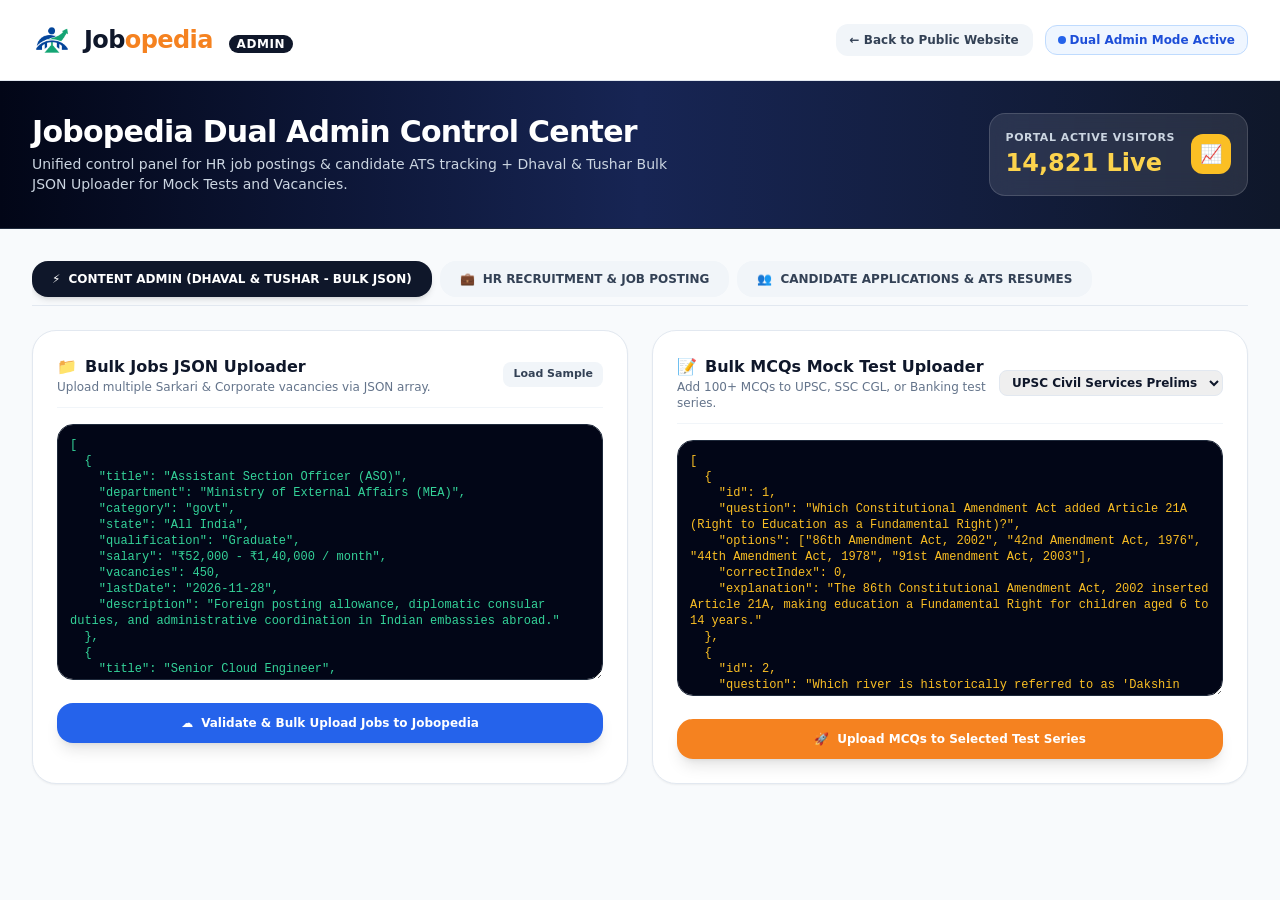
<file: admin.html>
<!DOCTYPE html>
<html lang="en">
<head>
  <meta charset="utf-8"/>
  <meta name="viewport" content="width=device-width, initial-scale=1"/>
  <title>Jobopedia — Dual Admin Control Center</title>
  <link rel="icon" href="images/jobopedia-icon.png"/>
  <link rel="stylesheet" href="style.css"/>
  <link rel="stylesheet" href="https://cdnjs.cloudflare.com/ajax/libs/font-awesome/6.5.1/css/all.min.css"/>
</head>
<body class="min-h-screen flex flex-col bg-slate-50 text-slate-900 antialiased">
  
  <!-- Header -->
  <header class="sticky top-0 z-50 bg-white border-b border-slate-200 shadow-xs">
    <div class="max-w-7xl mx-auto px-4 sm:px-6 lg:px-8">
      <div class="flex items-center justify-between h-16 sm:h-20 gap-4">
        <a href="index.html" class="flex items-center space-x-3 group">
          <img src="images/jobopedia-icon.png" alt="Jobopedia" class="w-10 h-10 object-contain rounded-xl shadow-xs"/>
          <span class="text-xl sm:text-2xl font-black tracking-tight text-slate-900">
            Job<span class="text-[#F58220]">opedia</span>
            <span class="ml-2 text-xs font-bold px-2 py-0.5 rounded-full bg-slate-900 text-white uppercase tracking-wider">Admin</span>
          </span>
        </a>

        <div class="flex items-center space-x-3">
          <a href="index.html" class="px-3.5 py-2 text-xs font-bold text-slate-700 bg-slate-100 hover:bg-slate-200 rounded-xl transition flex items-center space-x-1.5">
            <span>← Back to Public Website</span>
          </a>
          <span class="px-3 py-1.5 text-xs font-extrabold bg-blue-50 text-blue-700 border border-blue-200 rounded-xl flex items-center space-x-1">
            <span class="w-2 h-2 rounded-full bg-blue-600 animate-pulse"></span>
            <span>Dual Admin Mode Active</span>
          </span>
        </div>
      </div>
    </div>
  </header>

  <!-- Top Banner -->
  <div class="bg-gradient-to-r from-slate-950 via-blue-950 to-slate-900 text-white py-8 border-b border-slate-800">
    <div class="max-w-7xl mx-auto px-4 sm:px-6 lg:px-8 flex flex-col md:flex-row md:items-center justify-between gap-6">
      <div>
        <h1 class="text-2xl sm:text-3xl font-black text-white tracking-tight flex items-center space-x-3">
          <span>Jobopedia Dual Admin Control Center</span>
        </h1>
        <p class="text-sm text-slate-300 mt-1 max-w-2xl font-medium">
          Unified control panel for HR job postings &amp; candidate ATS tracking + Dhaval &amp; Tushar Bulk JSON Uploader for Mock Tests and Vacancies.
        </p>
      </div>

      <div class="bg-white/10 backdrop-blur-md rounded-2xl p-4 border border-white/15 flex items-center space-x-4">
        <div>
          <div class="text-[11px] font-bold text-slate-300 uppercase tracking-wider">Portal Active Visitors</div>
          <div class="text-2xl font-black text-amber-300" id="adminVisitorCount">14,821 Live</div>
        </div>
        <div class="w-10 h-10 rounded-xl bg-amber-400 text-slate-950 flex items-center justify-center font-black text-lg">
          📈
        </div>
      </div>
    </div>
  </div>

  <!-- Admin Main Tabs -->
  <main class="max-w-7xl mx-auto px-4 sm:px-6 lg:px-8 py-8 flex-1 w-full space-y-6">
    <div class="flex items-center gap-2 border-b border-slate-200 pb-2 overflow-x-auto">
      <button
        onclick="switchAdminView('dhavalTab', this)"
        class="admin-nav-tab px-5 py-2.5 rounded-2xl text-xs font-black transition flex items-center space-x-2 bg-slate-900 text-white shadow-md cursor-pointer"
      >
        <span>⚡</span>
        <span>CONTENT ADMIN (DHAVAL &amp; TUSHAR - BULK JSON)</span>
      </button>

      <button
        onclick="switchAdminView('hrTab', this)"
        class="admin-nav-tab px-5 py-2.5 rounded-2xl text-xs font-black transition flex items-center space-x-2 bg-slate-100 text-slate-700 hover:bg-slate-200 cursor-pointer"
      >
        <span>💼</span>
        <span>HR RECRUITMENT &amp; JOB POSTING</span>
      </button>

      <button
        onclick="switchAdminView('candidatesTab', this)"
        class="admin-nav-tab px-5 py-2.5 rounded-2xl text-xs font-black transition flex items-center space-x-2 bg-slate-100 text-slate-700 hover:bg-slate-200 cursor-pointer"
      >
        <span>👥</span>
        <span>CANDIDATE APPLICATIONS &amp; ATS RESUMES</span>
      </button>
    </div>

    <!-- 1. Dhaval Bulk JSON Tab -->
    <div id="dhavalTab" class="admin-view-panel space-y-6">
      <div class="grid grid-cols-1 lg:grid-cols-2 gap-6">
        
        <!-- Bulk Jobs JSON -->
        <div class="bg-white rounded-3xl p-6 border border-slate-200 shadow-sm space-y-4">
          <div class="flex items-center justify-between border-b border-slate-100 pb-3">
            <div>
              <h3 class="text-base font-black text-slate-900 flex items-center space-x-2">
                <span>📁</span>
                <span>Bulk Jobs JSON Uploader</span>
              </h3>
              <p class="text-xs text-slate-500 font-medium">Upload multiple Sarkari &amp; Corporate vacancies via JSON array.</p>
            </div>
            <button onclick="loadSampleJobs()" class="px-2.5 py-1 text-[11px] font-bold bg-slate-100 hover:bg-slate-200 rounded-lg text-slate-700">
              Load Sample
            </button>
          </div>

          <textarea
            id="bulkJobsTextarea"
            class="w-full h-64 p-3 bg-slate-950 text-emerald-400 font-mono text-xs rounded-2xl border border-slate-800 focus:outline-none focus:ring-2 focus:ring-blue-500"
            placeholder="Paste JSON Array of Jobs here..."
          >[
  {
    "title": "Assistant Section Officer (ASO)",
    "department": "Ministry of External Affairs (MEA)",
    "category": "govt",
    "state": "All India",
    "qualification": "Graduate",
    "salary": "₹52,000 - ₹1,40,000 / month",
    "vacancies": 450,
    "lastDate": "2026-11-28",
    "description": "Foreign posting allowance, diplomatic consular duties, and administrative coordination in Indian embassies abroad."
  },
  {
    "title": "Senior Cloud Engineer",
    "department": "Tata Consultancy Services (TCS Digital)",
    "category": "private",
    "state": "Maharashtra",
    "qualification": "B.Tech / MCA",
    "salary": "₹14,00,000 - ₹20,00,000 / year",
    "vacancies": 35,
    "lastDate": "2026-12-10",
    "description": "Architecting multi-cloud AWS/Azure solutions, Kubernetes deployments, and CI/CD pipelines in Pune/Mumbai."
  }
]</textarea>

          <button
            onclick="uploadJobsJson()"
            class="w-full py-3 bg-blue-600 hover:bg-blue-500 text-white rounded-2xl text-xs font-black shadow-lg transition flex items-center justify-center space-x-2 cursor-pointer"
          >
            <span>☁️</span>
            <span>Validate &amp; Bulk Upload Jobs to Jobopedia</span>
          </button>
        </div>

        <!-- Bulk MCQs JSON -->
        <div class="bg-white rounded-3xl p-6 border border-slate-200 shadow-sm space-y-4">
          <div class="flex items-center justify-between border-b border-slate-100 pb-3">
            <div>
              <h3 class="text-base font-black text-slate-900 flex items-center space-x-2">
                <span>📝</span>
                <span>Bulk MCQs Mock Test Uploader</span>
              </h3>
              <p class="text-xs text-slate-500 font-medium">Add 100+ MCQs to UPSC, SSC CGL, or Banking test series.</p>
            </div>
            <select id="mcqCategorySelect" class="px-2 py-1 text-xs font-bold border border-slate-200 rounded-lg">
              <option value="upsc-gs-1">UPSC Civil Services Prelims</option>
              <option value="ssc-cgl-1">SSC CGL Tier 1 Mock</option>
              <option value="banking-po">Banking SBI &amp; IBPS PO</option>
              <option value="railway-ntpc">Railway RRB NTPC</option>
            </select>
          </div>

          <textarea
            id="bulkMcqsTextarea"
            class="w-full h-64 p-3 bg-slate-950 text-amber-400 font-mono text-xs rounded-2xl border border-slate-800 focus:outline-none focus:ring-2 focus:ring-amber-500"
            placeholder="Paste JSON Array of MCQs here..."
          >[
  {
    "id": 1,
    "question": "Which Constitutional Amendment Act added Article 21A (Right to Education as a Fundamental Right)?",
    "options": ["86th Amendment Act, 2002", "42nd Amendment Act, 1976", "44th Amendment Act, 1978", "91st Amendment Act, 2003"],
    "correctIndex": 0,
    "explanation": "The 86th Constitutional Amendment Act, 2002 inserted Article 21A, making education a Fundamental Right for children aged 6 to 14 years."
  },
  {
    "id": 2,
    "question": "Which river is historically referred to as 'Dakshin Ganga'?",
    "options": ["Godavari", "Krishna", "Cauvery", "Mahanadi"],
    "correctIndex": 0,
    "explanation": "Godavari is India's second longest river and is traditionally termed as Dakshin Ganga."
  }
]</textarea>

          <button
            onclick="uploadMcqsJson()"
            class="w-full py-3 bg-[#F58220] hover:bg-[#ea580c] text-white rounded-2xl text-xs font-black shadow-lg transition flex items-center justify-center space-x-2 cursor-pointer"
          >
            <span>🚀</span>
            <span>Upload MCQs to Selected Test Series</span>
          </button>
        </div>

      </div>
    </div>

    <!-- 2. HR Single Job Post Tab -->
    <div id="hrTab" class="admin-view-panel space-y-6" style="display:none;">
      <div class="bg-white rounded-3xl p-6 sm:p-8 border border-slate-200 shadow-sm space-y-6">
        <div class="border-b border-slate-100 pb-4">
          <h2 class="text-lg font-black text-slate-900">Publish a New Vacancy</h2>
          <p class="text-xs text-slate-500 font-medium">Standard recruitment form for HR managers.</p>
        </div>

        <form id="hrJobForm" onsubmit="handleHrJobSubmit(event)" class="space-y-4">
          <div class="grid grid-cols-1 sm:grid-cols-2 gap-4">
            <div>
              <label class="block text-xs font-bold text-slate-700 mb-1">Job Title *</label>
              <input type="text" name="title" class="w-full px-3.5 py-2.5 text-xs rounded-xl border border-slate-200" placeholder="e.g. Probationary Officer or Full Stack Engineer" required/>
            </div>
            <div>
              <label class="block text-xs font-bold text-slate-700 mb-1">Department / Organization *</label>
              <input type="text" name="department" class="w-full px-3.5 py-2.5 text-xs rounded-xl border border-slate-200" placeholder="e.g. State Bank of India or Infosys" required/>
            </div>
            <div>
              <label class="block text-xs font-bold text-slate-700 mb-1">Category *</label>
              <select name="category" class="w-full px-3.5 py-2.5 text-xs rounded-xl border border-slate-200">
                <option value="govt">Sarkari (Central / State Govt)</option>
                <option value="private">Corporate / Private Job</option>
                <option value="internship">Internship (Freshers)</option>
              </select>
            </div>
            <div>
              <label class="block text-xs font-bold text-slate-700 mb-1">State / Location *</label>
              <select name="state" class="w-full px-3.5 py-2.5 text-xs rounded-xl border border-slate-200">
                <option value="All India">All India (National)</option>
                <option value="Maharashtra">Maharashtra (Pune/Mumbai)</option>
                <option value="Gujarat">Gujarat (Ahmedabad/Gandhinagar)</option>
                <option value="Delhi">Delhi NCR</option>
                <option value="Karnataka">Karnataka (Bangalore)</option>
              </select>
            </div>
            <div>
              <label class="block text-xs font-bold text-slate-700 mb-1">Monthly Salary / Pay Scale *</label>
              <input type="text" name="salary" class="w-full px-3.5 py-2.5 text-xs rounded-xl border border-slate-200" placeholder="e.g. ₹56,100 - ₹1,77,500 / month" required/>
            </div>
            <div>
              <label class="block text-xs font-bold text-slate-700 mb-1">Eligibility / Degree *</label>
              <input type="text" name="eligibility" class="w-full px-3.5 py-2.5 text-xs rounded-xl border border-slate-200" placeholder="e.g. Graduate or B.Tech or 12th Pass" required/>
            </div>
          </div>

          <div>
            <label class="block text-xs font-bold text-slate-700 mb-1">Job Description &amp; Scope *</label>
            <textarea name="description" rows="4" class="w-full p-3 text-xs rounded-xl border border-slate-200" placeholder="Detailed job scope, exam pattern, and duties..." required></textarea>
          </div>

          <div class="flex justify-end space-x-3 pt-2">
            <button type="reset" class="px-4 py-2.5 text-xs font-bold text-slate-600 bg-slate-100 hover:bg-slate-200 rounded-xl">Reset</button>
            <button type="submit" class="px-6 py-2.5 text-xs font-black text-white bg-blue-600 hover:bg-blue-500 rounded-xl shadow-md">Publish Job</button>
          </div>
        </form>
      </div>
    </div>

    <!-- 3. Candidate Applications Tab -->
    <div id="candidatesTab" class="admin-view-panel space-y-6" style="display:none;">
      <div class="bg-white rounded-3xl p-6 sm:p-8 border border-slate-200 shadow-sm space-y-6">
        <div class="flex flex-col sm:flex-row sm:items-center justify-between gap-4 border-b border-slate-100 pb-4">
          <div>
            <h2 class="text-lg font-black text-slate-900">Candidate Applications &amp; ATS Resume Profiles</h2>
            <p class="text-xs text-slate-500 font-medium">Direct WhatsApp contact, state verification, and ATS qualifications.</p>
          </div>
          <button onclick="downloadCandidatesCsv()" class="px-4 py-2 bg-emerald-600 hover:bg-emerald-500 text-white rounded-xl text-xs font-bold flex items-center space-x-1.5 shadow-sm">
            <span>📊 Export to CSV</span>
          </button>
        </div>

        <div class="overflow-x-auto rounded-2xl border border-slate-200">
          <table class="w-full text-left border-collapse text-xs">
            <thead>
              <tr class="bg-slate-50 text-slate-600 font-bold border-b border-slate-200">
                <th class="p-3.5">Candidate Name</th>
                <th class="p-3.5">WhatsApp / Mobile</th>
                <th class="p-3.5">Email</th>
                <th class="p-3.5">State</th>
                <th class="p-3.5">Degree / Qual.</th>
                <th class="p-3.5">Applied Role</th>
                <th class="p-3.5">ATS Resume</th>
                <th class="p-3.5">Status</th>
              </tr>
            </thead>
            <tbody id="candidatesTableBody" class="divide-y divide-slate-100">
              <!-- Rendered via script.js -->
            </tbody>
          </table>
        </div>
      </div>
    </div>

  </main>

  <script src="script.js"></script>
  <script>
    function switchAdminView(tabId, btn) {
      document.querySelectorAll('.admin-view-panel').forEach(p => p.style.display = 'none');
      document.querySelectorAll('.admin-nav-tab').forEach(b => {
        b.className = 'admin-nav-tab px-5 py-2.5 rounded-2xl text-xs font-black transition flex items-center space-x-2 bg-slate-100 text-slate-700 hover:bg-slate-200 cursor-pointer';
      });

      document.getElementById(tabId).style.display = 'block';
      btn.className = 'admin-nav-tab px-5 py-2.5 rounded-2xl text-xs font-black transition flex items-center space-x-2 bg-slate-900 text-white shadow-md cursor-pointer';
    }

    function loadSampleJobs() {
      alert("Sample jobs array reloaded in editor.");
    }

    function uploadJobsJson() {
      try {
        const val = JSON.parse(document.getElementById('bulkJobsTextarea').value);
        alert('Success! ' + val.length + ' jobs successfully uploaded to Jobopedia.');
      } catch (e) {
        alert('Error parsing JSON: ' + e.message);
      }
    }

    function uploadMcqsJson() {
      try {
        const val = JSON.parse(document.getElementById('bulkMcqsTextarea').value);
        const cat = document.getElementById('mcqCategorySelect').value;
        alert('Success! ' + val.length + ' MCQs added to ' + cat + '.');
      } catch (e) {
        alert('Error parsing JSON: ' + e.message);
      }
    }

    function handleHrJobSubmit(e) {
      e.preventDefault();
      alert('Job successfully published to Jobopedia portal!');
      e.target.reset();
    }

    function downloadCandidatesCsv() {
      const csv = "Name,Phone,Email,State,Qualification,Role,Status\nDhaval Patel,+91 9876543210,dhaval@jobopedia.in,Gujarat,B.Tech,Civil Services,Shortlisted\nTushar Shah,+91 9823456789,tushar@jobopedia.in,Maharashtra,MBA Finance,SBI PO,Reviewed";
      const blob = new Blob([csv], { type: 'text/csv' });
      const a = document.createElement('a');
      a.href = URL.createObjectURL(blob);
      a.download = "Jobopedia_Candidates.csv";
      a.click();
    }
  </script>
</body>
</html>
</file>
